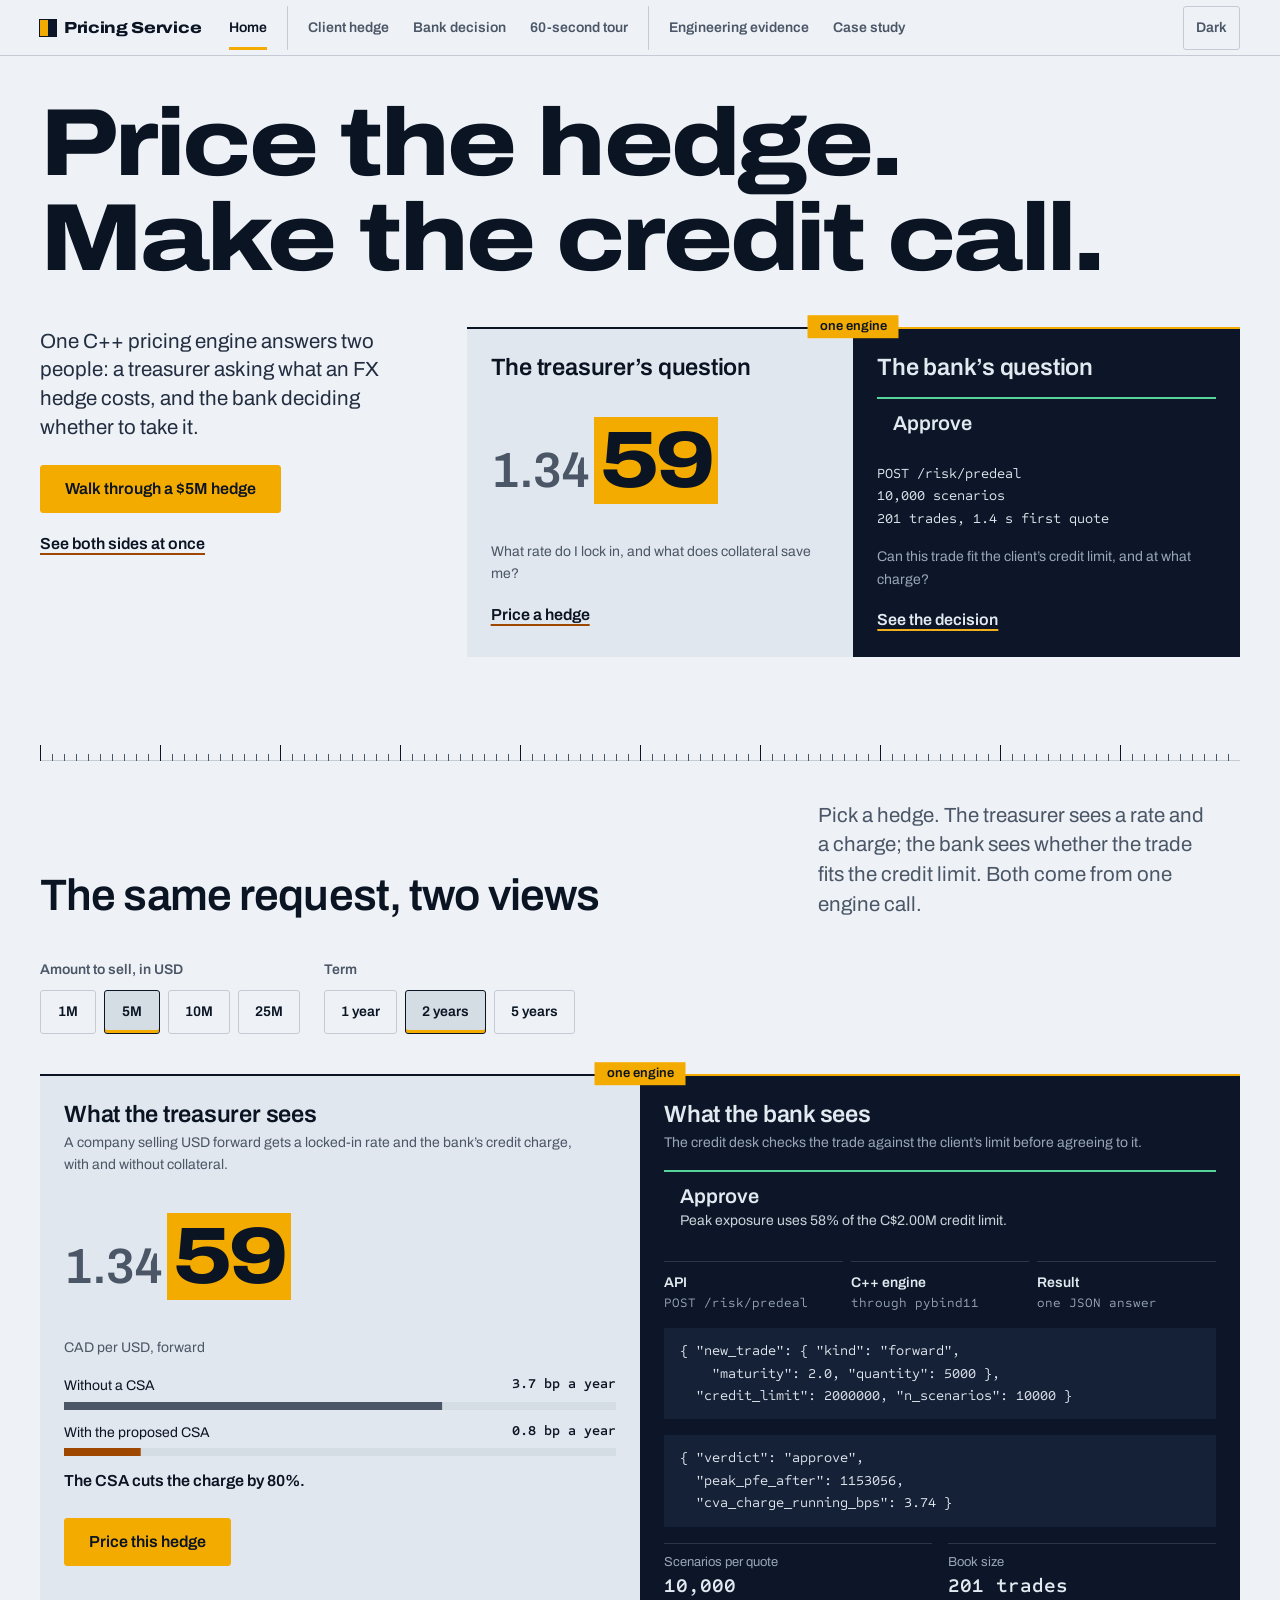
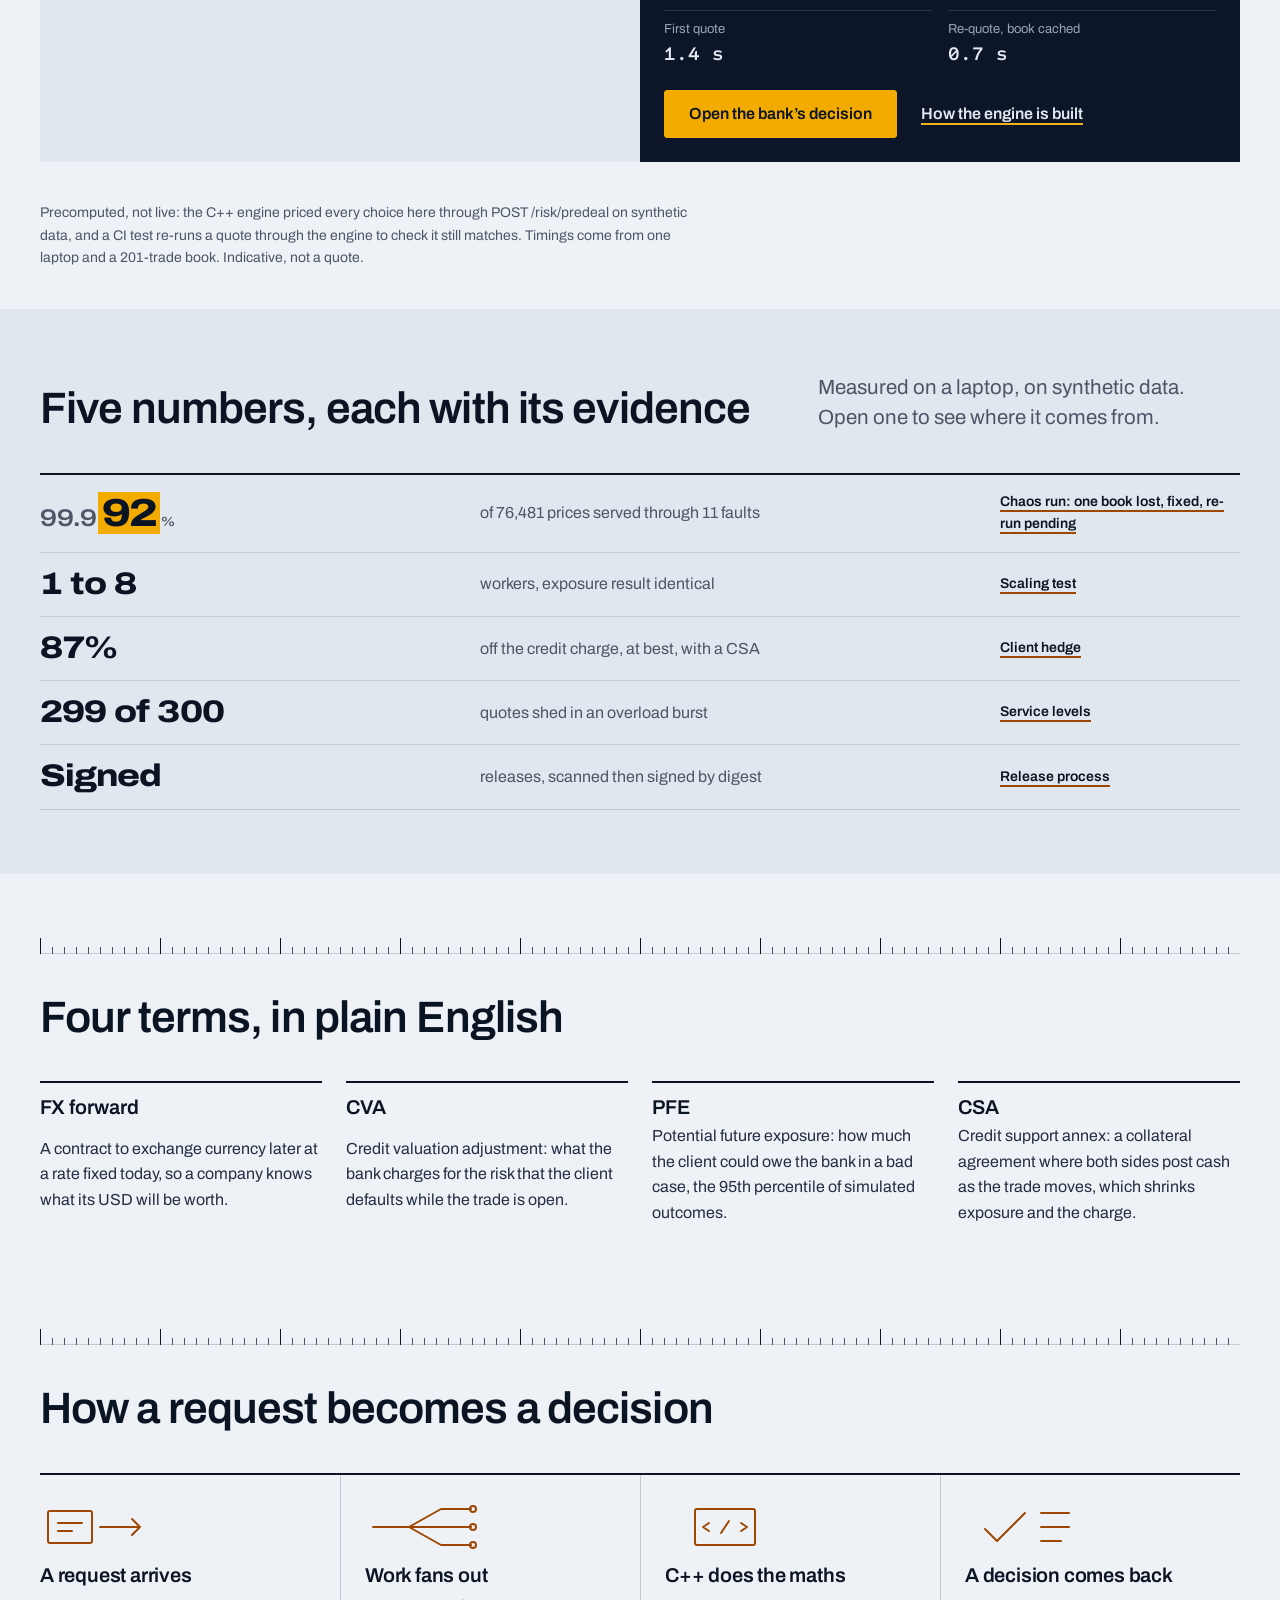
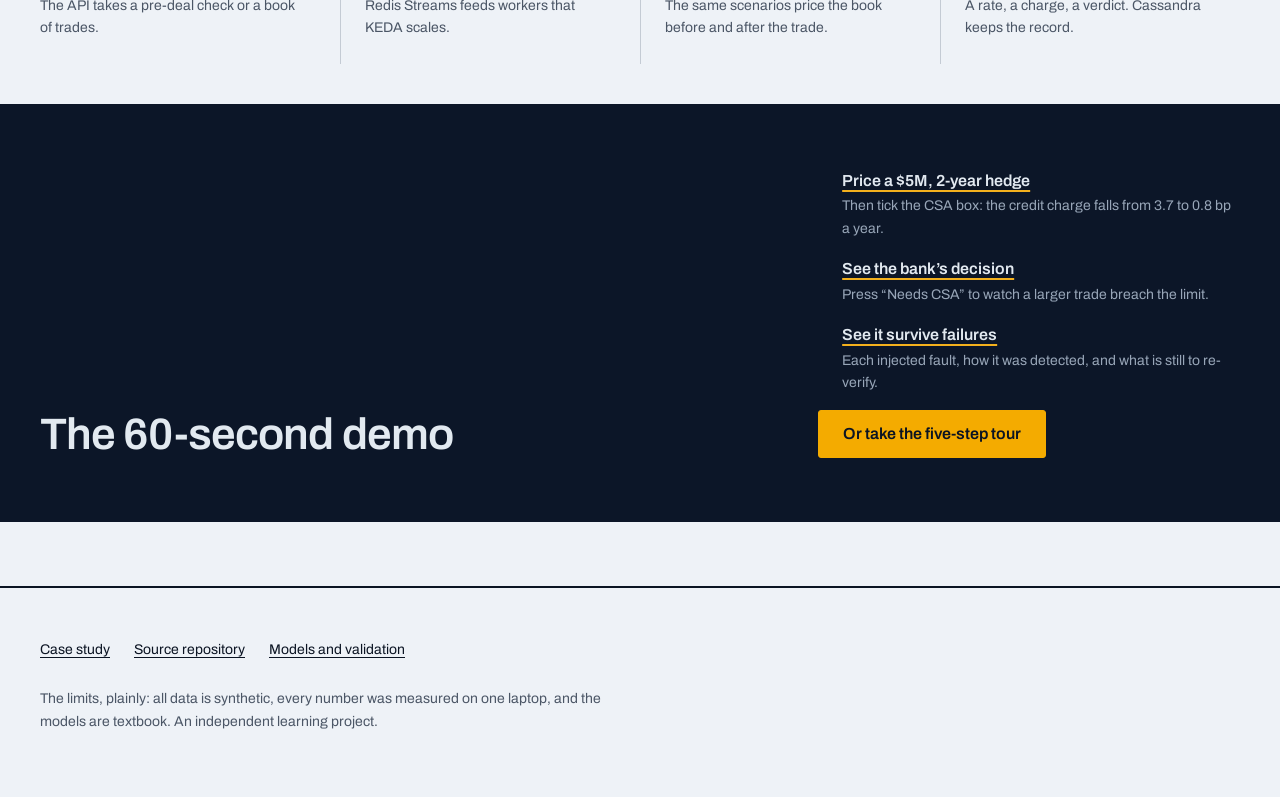
<file: docs/index.html>
<!doctype html>
<html lang="en"><head><meta charset="utf-8"><meta name="viewport" content="width=device-width, initial-scale=1, viewport-fit=cover">
<title>Distributed Pricing Service</title>
<meta name="description" content="One C++ pricing engine, two products: a credit decision and CSA saving for the desk and its clients, and a pybind11 library on Kubernetes for the quants. Every number measured, on synthetic data.">
<meta property="og:type" content="website"><meta property="og:title" content="Distributed Pricing Service">
<meta property="og:description" content="One pricing engine. A decision for the desk, a library for the quants.">
<meta property="og:url" content="https://sukhmanaulakh18.github.io/distributed-pricing-service/">
<meta property="og:image" content="https://sukhmanaulakh18.github.io/distributed-pricing-service/img/og.png">
<meta name="twitter:card" content="summary_large_image">
<link rel="preconnect" href="https://fonts.googleapis.com"><link rel="preconnect" href="https://fonts.gstatic.com" crossorigin>
<link rel="stylesheet" href="https://fonts.googleapis.com/css2?family=Archivo:wdth,wght@62..125,400..800&family=Sometype+Mono:wght@400;600&display=swap">
<link rel="stylesheet" href="assets/site.css">
<script src="assets/site.js"></script>
</head>
<body>
<nav class="sitenav" aria-label="Site"><div class="sitenav-in">
  <a class="mark" href="index.html" aria-label="Distributed Pricing Service, home"><span class="glyph" aria-hidden="true"></span><span class="wm">Pricing Service</span></a>
  <ul><li><a href="index.html" aria-current="page">Home</a></li><li class="g"><a href="portal.html">Client hedge</a></li><li><a href="desk.html#predeal">Bank decision</a></li><li><a href="kit.html">60-second tour</a></li><li class="g"><a href="platform.html">Engineering evidence</a></li><li><a href="case-study.html">Case study</a></li></ul>
  <button class="theme-btn" type="button">Dark</button>
</div></nav>
<main>

<header class="hero"><div class="container hero-top">
  <h1>Price the hedge. Make the credit call.</h1>
  <div class="hero-grid">
    <div class="hero-copy">
      <p class="lede">One C++ pricing engine answers two people: a treasurer asking what an FX hedge costs, and the bank deciding whether to take it.</p>
      <div class="btns">
        <a class="btn" href="portal.html?n=5000000&amp;t=2">Walk through a $5M hedge</a>
        <a class="link" href="#demo">See both sides at once</a>
      </div>
    </div>
    <div class="ticket settle" id="hticket">
      <a class="half client" href="portal.html?n=5000000&amp;t=2">
        <strong class="half-t">The treasurer&rsquo;s question</strong>
        <span class="big-rate"><span class="pip" id="h-fwd"><span class="sr">1.3459</span><span aria-hidden="true"><span class="pf">1.34</span><span class="pp">59</span></span></span></span>
        <span class="cap">What rate do I lock in, and what does collateral save me?</span>
        <span class="go">Price a hedge</span>
      </a>
      <div class="spine" aria-hidden="true"><b>one engine</b></div>
      <a class="half engine console" href="desk.html#predeal">
        <strong class="half-t">The bank&rsquo;s question</strong>
        <span class="verdict" id="h-verdict" data-v="approve"><b id="h-vt">Approve</b></span>
        <span class="mono-lines" id="h-call">POST /risk/predeal
10,000 scenarios
201 trades, 1.4 s first quote</span>
        <span class="cap">Can this trade fit the client&rsquo;s credit limit, and at what charge?</span>
        <span class="go">See the decision</span>
      </a>
    </div>
  </div>
</div></header>

<section class="sec" id="demo" aria-labelledby="demo-h"><div class="container">
  <div class="sec-head">
    <h2 id="demo-h">The same request, two views</h2>
    <p>Pick a hedge. The treasurer sees a rate and a charge; the bank sees whether the trade fits the credit limit. Both come from one engine call.</p>
  </div>
  <form class="ctl" id="ctl" onsubmit="return false" aria-label="Choose a hedge">
    <fieldset><legend>Amount to sell, in USD</legend><div class="chips" id="cn">
      <label class="chip"><input type="radio" name="n" value="1000000"><span>1M</span></label>
      <label class="chip"><input type="radio" name="n" value="5000000" checked><span>5M</span></label>
      <label class="chip"><input type="radio" name="n" value="10000000"><span>10M</span></label>
      <label class="chip"><input type="radio" name="n" value="25000000"><span>25M</span></label>
    </div></fieldset>
    <fieldset><legend>Term</legend><div class="chips" id="ct">
      <label class="chip"><input type="radio" name="t" value="1.0"><span>1 year</span></label>
      <label class="chip"><input type="radio" name="t" value="2.0" checked><span>2 years</span></label>
      <label class="chip"><input type="radio" name="t" value="5.0"><span>5 years</span></label>
    </div></fieldset>
  </form>
  <p class="sr" id="say" aria-live="polite"></p>

  <div class="ticket" id="split">
    <article class="half client" aria-labelledby="pc-h">
      <header>
        <h3 id="pc-h">What the treasurer sees</h3>
        <p>A company selling USD forward gets a locked-in rate and the bank&rsquo;s credit charge, with and without collateral.</p>
      </header>
      <div class="big-rate"><span class="pip" id="fwd"><span class="sr">1.3459</span><span aria-hidden="true"><span class="pf">1.34</span><span class="pp">59</span></span></span></div>
      <p class="cap">CAD per USD, forward</p>
      <div class="bars" role="group" aria-label="Credit charge, basis points a year">
        <div class="bar"><div><span>Without a CSA</span><b><span id="off">3.7</span> bp a year</b></div><div class="track"><i id="offb" style="transform: scaleX(.685)"></i></div></div>
        <div class="bar"><div><span>With the proposed CSA</span><b><span id="on">0.8</span> bp a year</b></div><div class="track"><i class="on" id="onb" style="transform: scaleX(.139)"></i></div></div>
        <p class="saving">The CSA cuts the charge by <span id="cut">80%</span>.</p>
      </div>
      <div class="acts"><a class="btn" href="portal.html?n=5000000&amp;t=2" id="go-portal">Price this hedge</a></div>
    </article>

    <div class="spine" aria-hidden="true"><b>one engine</b></div>

    <article class="half engine console" aria-labelledby="pd-h">
      <header>
        <h3 id="pd-h">What the bank sees</h3>
        <p>The credit desk checks the trade against the client&rsquo;s limit before agreeing to it.</p>
      </header>
      <div class="verdict" id="verdict" data-v="approve"><b id="vt">Approve</b><span id="vr">Peak exposure uses 58% of the C$2.00M credit limit.</span></div>
      <ol class="path" id="path" aria-label="Request path">
        <li><b>API</b><span>POST /risk/predeal</span></li>
        <li><b>C++ engine</b><span>through pybind11</span></li>
        <li><b>Result</b><span>one JSON answer</span></li>
      </ol>
      <pre id="req" tabindex="0" aria-label="Request">{ "new_trade": { "kind": "forward",
    "maturity": 2.0, "quantity": 5000 },
  "credit_limit": 2000000, "n_scenarios": 10000 }</pre>
      <pre id="resp" tabindex="0" aria-label="Response">{ "verdict": "approve",
  "peak_pfe_after": 1153056,
  "cva_charge_running_bps": 3.74 }</pre>
      <dl class="facts">
        <div><dt>Scenarios per quote</dt><dd id="nsc">10,000</dd></div>
        <div><dt>Book size</dt><dd id="ntr">201 trades</dd></div>
        <div><dt>First quote</dt><dd id="fq">1.4 s</dd></div>
        <div><dt>Re-quote, book cached</dt><dd id="rq">0.7 s</dd></div>
      </dl>
      <div class="acts"><a class="btn" href="desk.html#predeal">Open the bank&rsquo;s decision</a><a class="link" href="platform.html">How the engine is built</a></div>
    </article>
  </div>
  <p class="cap">Precomputed, not live: the C++ engine priced every choice here through POST /risk/predeal on synthetic data, and a CI test re-runs a quote through the engine to check it still matches. Timings come from one laptop and a 201-trade book. Indicative, not a quote.</p>
</div></section>

<section class="sec alt" aria-labelledby="proof-h"><div class="container">
  <div class="sec-head">
    <h2 id="proof-h">Five numbers, each with its evidence</h2>
    <p>Measured on a laptop, on synthetic data. Open one to see where it comes from.</p>
  </div>
  <div class="rows">
    <a href="platform.html#h-op"><span class="v"><span class="pip" id="p-chaos"><span class="sr">99.992%</span><span aria-hidden="true"><span class="pf">99.9</span><span class="pp">92</span><span class="pu">%</span></span></span></span><span class="l" id="p-chaos-l">of 76,481 prices served through 11 faults</span><span class="e">Chaos run: one book lost, fixed, re-run pending</span></a>
    <a href="case-study.html#performance"><span class="v" id="p-pfe">1 to 8</span><span class="l">workers, exposure result identical</span><span class="e">Scaling test</span></a>
    <a href="portal.html"><span class="v" id="p-csa">87%</span><span class="l">off the credit charge, at best, with a CSA</span><span class="e">Client hedge</span></a>
    <a href="https://github.com/SukhmanAulakh18/distributed-pricing-service/blob/main/docs/SLO.md"><span class="v">299 of 300</span><span class="l">quotes shed in an overload burst</span><span class="e">Service levels</span></a>
    <a href="https://github.com/SukhmanAulakh18/distributed-pricing-service/blob/main/docs/OPERATIONS.md#release"><span class="v">Signed</span><span class="l">releases, scanned then signed by digest</span><span class="e">Release process</span></a>
  </div>
</div></section>

<section class="sec" id="terms" aria-labelledby="terms-h"><div class="container">
  <div class="sec-head">
    <h2 id="terms-h">Four terms, in plain English</h2>
  </div>
  <dl class="terms">
    <div><dt>FX forward</dt><dd>A contract to exchange currency later at a rate fixed today, so a company knows what its USD will be worth.</dd></div>
    <div><dt>CVA</dt><dd>Credit valuation adjustment: what the bank charges for the risk that the client defaults while the trade is open.</dd></div>
    <div><dt>PFE</dt><dd>Potential future exposure: how much the client could owe the bank in a bad case, the 95th percentile of simulated outcomes.</dd></div>
    <div><dt>CSA</dt><dd>Credit support annex: a collateral agreement where both sides post cash as the trade moves, which shrinks exposure and the charge.</dd></div>
  </dl>
</div></section>

<section class="sec" aria-labelledby="how-h"><div class="container">
  <div class="sec-head">
    <h2 id="how-h">How a request becomes a decision</h2>
  </div>
  <ol class="how">
    <li><svg viewBox="0 0 120 56" fill="none" stroke="currentColor" stroke-width="2" stroke-linecap="round" stroke-linejoin="round" aria-hidden="true"><rect x="8" y="12" width="44" height="32" rx="2"/><path d="M18 24h24M18 32h14"/><path d="M60 28h40m-8-8 8 8-8 8"/></svg>
      <h3>A request arrives</h3><p>The API takes a pre-deal check or a book of trades.</p></li>
    <li><svg viewBox="0 0 120 56" fill="none" stroke="currentColor" stroke-width="2" stroke-linecap="round" stroke-linejoin="round" aria-hidden="true"><path d="M8 28h36"/><path d="M44 28 76 10h30M44 28h62M44 28 76 46h30"/><circle cx="108" cy="10" r="3"/><circle cx="108" cy="28" r="3"/><circle cx="108" cy="46" r="3"/></svg>
      <h3>Work fans out</h3><p>Redis Streams feeds workers that KEDA scales.</p></li>
    <li><svg viewBox="0 0 120 56" fill="none" stroke="currentColor" stroke-width="2" stroke-linecap="round" stroke-linejoin="round" aria-hidden="true"><rect x="30" y="10" width="60" height="36" rx="2"/><path d="M44 24l-6 4 6 4M76 24l6 4-6 4M64 22l-8 12"/></svg>
      <h3>C++ does the maths</h3><p>The same scenarios price the book before and after the trade.</p></li>
    <li><svg viewBox="0 0 120 56" fill="none" stroke="currentColor" stroke-width="2" stroke-linecap="round" stroke-linejoin="round" aria-hidden="true"><path d="M20 30l12 12 28-28"/><path d="M76 14h28M76 28h28M76 42h20"/></svg>
      <h3>A decision comes back</h3><p>A rate, a charge, a verdict. Cassandra keeps the record.</p></li>
  </ol>
</div></section>

<section class="band console tour" id="demo-path" aria-labelledby="tour-h"><div class="container">
  <div class="sec-head">
    <h2 id="tour-h">The 60-second demo</h2>
    <div class="block">
      <ol class="demo-steps">
        <li><a href="portal.html?n=5000000&amp;t=2">Price a $5M, 2-year hedge</a><span>Then tick the CSA box: the credit charge falls from 3.7 to 0.8 bp a year.</span></li>
        <li><a href="desk.html#predeal">See the bank&rsquo;s decision</a><span>Press &ldquo;Needs CSA&rdquo; to watch a larger trade breach the limit.</span></li>
        <li><a href="platform.html#h-op">See it survive failures</a><span>Each injected fault, how it was detected, and what is still to re-verify.</span></li>
      </ol>
      <div class="btns"><a class="btn" href="kit.html">Or take the five-step tour</a></div>
    </div>
  </div>
</div></section>

<footer class="foot"><div class="container">
  <nav aria-label="Links">
    <a href="case-study.html">Case study</a>
    <a href="https://github.com/SukhmanAulakh18/distributed-pricing-service">Source repository</a>
    <a href="https://github.com/SukhmanAulakh18/distributed-pricing-service/blob/main/docs/MODELS.md">Models and validation</a>
  </nav>
  <p>The limits, plainly: all data is synthetic, every number was measured on one laptop, and the models are textbook. An independent learning project.</p>
</div></footer>
</main>

<script>
(function () {
  var $ = function (id) { return document.getElementById(id); };
  var reduce = matchMedia('(prefers-reduced-motion: reduce)').matches;
  var D = null, st = { n: '5000000', t: '2.0' }, first = true;
  var ctl = $('ctl');
  function m(x) { return x >= 1e6 ? 'C$' + (x / 1e6).toFixed(2) + 'M' : 'C$' + Math.round(x / 1e3) + 'K'; }
  function grp(x) { return Math.round(x).toLocaleString('en-US'); }
  function maxOff() { var k, v = 0; for (k in D.cells) v = Math.max(v, D.cells[k].off_bps); return v; }
  /* a rate the way a desk quotes it: the figure, then the last two digits as the pips */
  function pipHtml(s, unit) {
    return '<span class="sr">' + s + (unit || '') + '</span><span aria-hidden="true"><span class="pf">' + s.slice(0, -2) + '</span><span class="pp">' + s.slice(-2) + '</span>' + (unit ? '<span class="pu">' + unit + '</span>' : '') + '</span>';
  }
  function setPip(el, s, unit, animate) {
    el.innerHTML = pipHtml(s, unit);
    if (!animate || reduce) return;
    var pp = el.querySelector('.pp'), n = 0, fin = s.slice(-2);
    var iv = setInterval(function () {
      n++;
      if (n >= 9) { pp.textContent = fin; clearInterval(iv); return; }
      pp.textContent = String(Math.floor(Math.random() * 100)).padStart(2, '0');
    }, 45);
  }
  function render() {
    var c = D.cells[st.n + '|' + st.t]; if (!c) return;
    var full = maxOff(), cut = Math.round((1 - c.on_bps / c.off_bps) * 100), util = Math.round(c.utilisation * 100);
    var csa = c.verdict === 'approve_with_csa', lim = m(D.limit_cad);
    var rate = c.forward_rate.toFixed(4);
    setPip($('fwd'), rate, '', true); setPip($('h-fwd'), rate, '', true);
    $('off').textContent = c.off_bps.toFixed(1); $('on').textContent = c.on_bps.toFixed(1); $('cut').textContent = cut + '%';
    $('offb').style.transform = 'scaleX(' + (c.off_bps / full).toFixed(3) + ')';
    $('onb').style.transform = 'scaleX(' + (c.on_bps / full).toFixed(3) + ')';
    var v = $('verdict'); v.setAttribute('data-v', c.verdict);
    var vt = csa ? 'Approve with a CSA' : c.verdict === 'approve' ? 'Approve' : 'Refer to credit';
    $('vt').textContent = vt; $('h-vt').textContent = vt; $('h-verdict').setAttribute('data-v', c.verdict);
    $('vr').textContent = csa ? 'Peak exposure is ' + util + '% of the ' + lim + ' credit limit without one, so the desk approves only with a CSA.'
      : 'Peak exposure uses ' + util + '% of the ' + lim + ' credit limit.';
    var q = Math.round(+st.n / 1000), mat = (+st.t).toFixed(1);
    $('req').textContent = '{ "new_trade": { "kind": "forward",\n    "maturity": ' + mat + ', "quantity": ' + q + ' },\n  "credit_limit": ' + D.limit_cad + ', "n_scenarios": ' + D.predeal.n_scenarios + ' }';
    $('resp').textContent = '{ "verdict": "' + c.verdict + '",\n  "peak_pfe_after": ' + Math.round(c.peak_pfe) + ',\n  "cva_charge_running_bps": ' + (csa ? c.on_bps : c.off_bps).toFixed(2) + ' }';
    $('go-portal').href = 'portal.html?n=' + st.n + '&t=' + (+st.t);
    $('nsc').textContent = grp(D.predeal.n_scenarios); $('ntr').textContent = D.predeal.trades + ' trades';
    $('fq').textContent = (D.predeal.first_quote_ms / 1000).toFixed(1) + ' s'; $('rq').textContent = (D.predeal.requote_ms / 1000).toFixed(1) + ' s';
    $('h-call').textContent = 'POST /risk/predeal\n' + grp(D.predeal.n_scenarios) + ' scenarios\n' + D.predeal.trades + ' trades, ' + (D.predeal.first_quote_ms / 1000).toFixed(1) + ' s first quote';
    $('say').textContent = 'Showing ' + (+st.n / 1e6) + ' million USD for ' + (+st.t) + (+st.t === 1 ? ' year: ' : ' years: ') + vt + '.';
    if (!first) { var s = $('split'); s.classList.remove('run'); void s.offsetWidth; s.classList.add('run'); }
    first = false;
  }
  function proof() {
    var p = D.proof, k, best = 0;
    for (k in D.cells) best = Math.max(best, 1 - D.cells[k].on_bps / D.cells[k].off_bps);
    setPip($('p-chaos'), p.chaos_availability_pct.toFixed(3), '%', false);
    $('p-chaos-l').textContent = 'of ' + grp(p.chaos_price_requests) + ' prices served through ' + p.chaos_faults + ' faults';
    var w = p.pfe_identical_on_workers; $('p-pfe').textContent = w[0] + ' to ' + w[w.length - 1];
    $('p-csa').textContent = Math.round(best * 100) + '%';
  }
  ctl.addEventListener('change', function (e) {
    if (e.target.name === 'n') st.n = e.target.value; else if (e.target.name === 't') st.t = e.target.value;
    if (D) render();
  });
  try {
    fetch('data/kit.json').then(function (r) { return r.json(); }).then(function (d) { D = d; render(); proof(); }).catch(function () {});
  } catch (e) {}
})();
</script>
</body></html>
</file>
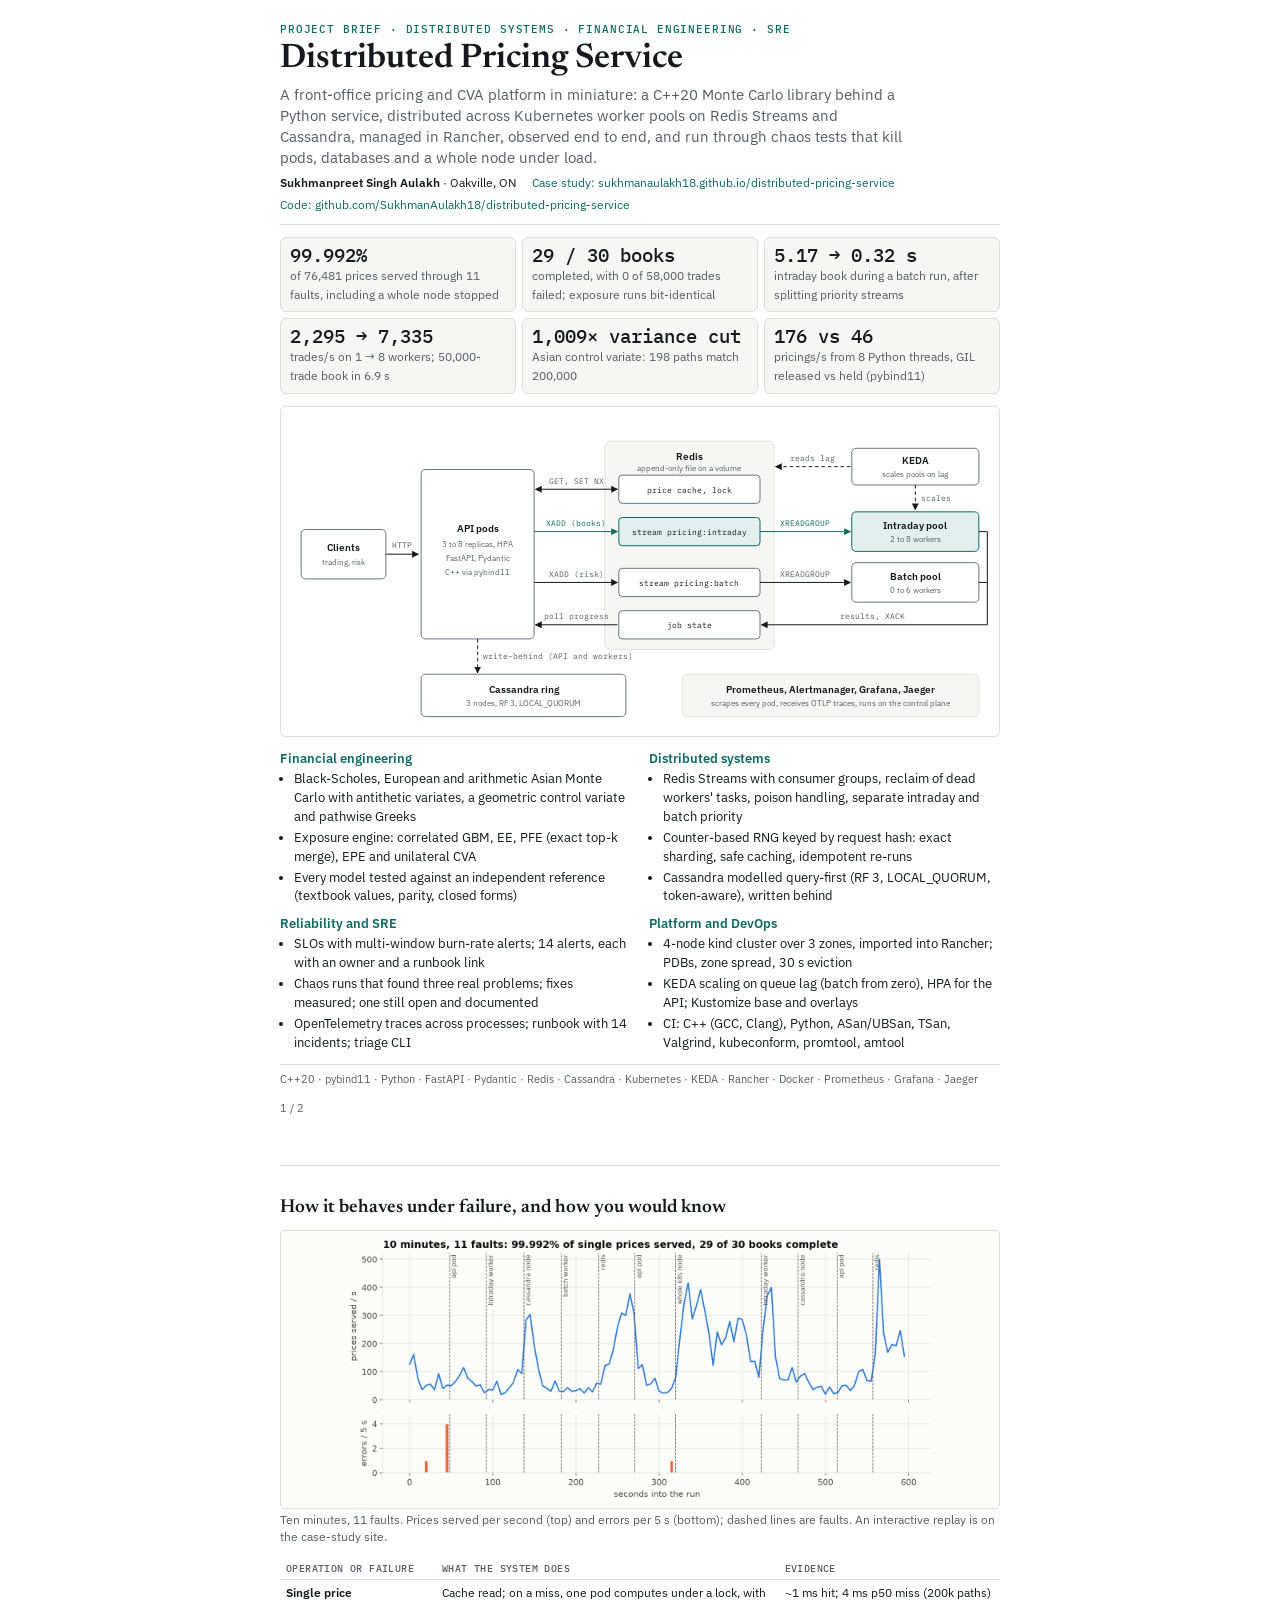
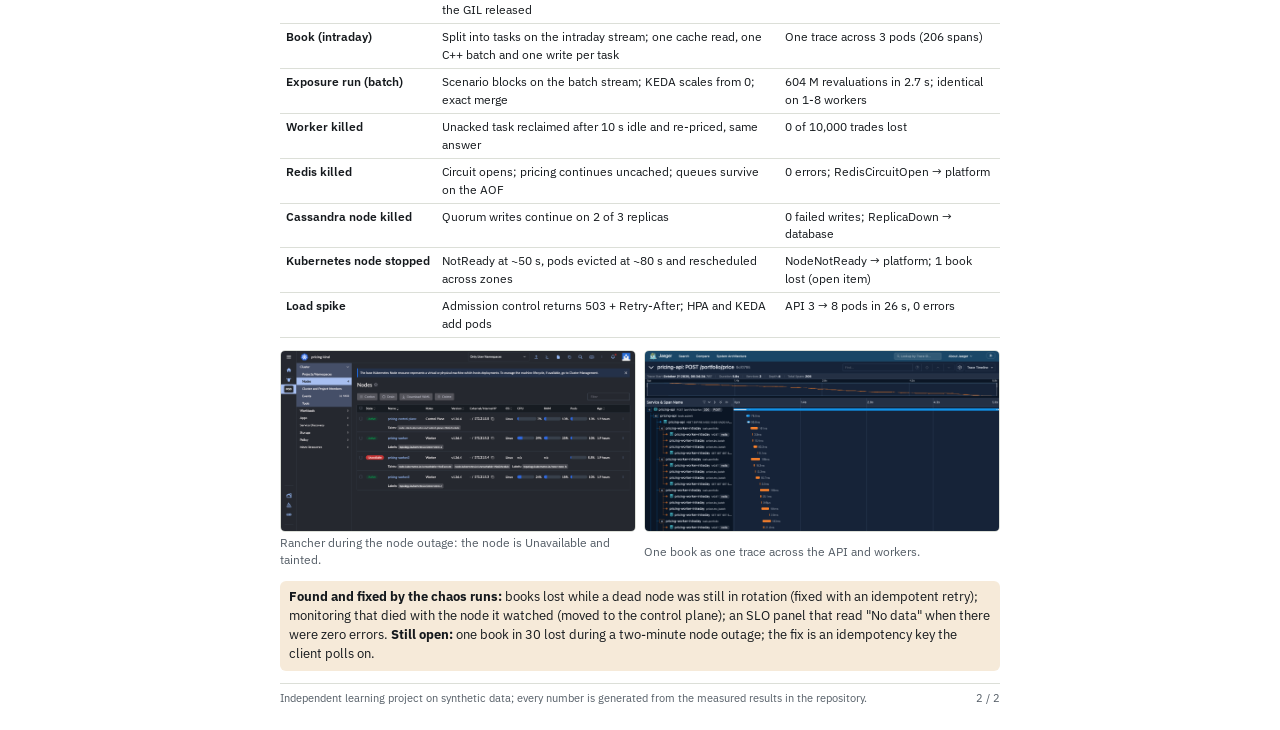
<file: docs/brief.html>
<!doctype html>
<html lang="en"><head><meta charset="utf-8">
<meta name="viewport" content="width=device-width, initial-scale=1">
<title>Distributed Pricing Service · project brief</title>
<link rel="stylesheet" href="https://fonts.googleapis.com/css2?family=Newsreader:opsz,wght@6..72,500;6..72,600&family=IBM+Plex+Sans:wght@400;500;600&family=IBM+Plex+Mono:wght@400;500&display=swap">
<style>
:root {
  --bg: #ffffff; --surface: #f6f7f4; --ink: #15191d; --muted: #545d66; --line: #dcdfd8;
  --accent: #0d6b62; --accent-soft: #e2efec; --warn: #a15c07; --warn-soft: #f6ead9;
  --display: "Newsreader", Georgia, serif; --body: "IBM Plex Sans", -apple-system, sans-serif; --mono: "IBM Plex Mono", Menlo, monospace;
  color-scheme: light;
}
@page { size: Letter; margin: 0.45in 0.5in; }
* { box-sizing: border-box; }
body { margin: 0; background: var(--bg); color: var(--ink); font: 10.2px/1.45 var(--body); }
.page { max-width: 7.5in; margin: 0 auto; display: grid; gap: 12px; }
.page + .page { break-before: page; }
@media screen { body { padding: 24px 16px; font-size: 13px; } .page + .page { margin-top: 48px; padding-top: 32px; border-top: 1px solid var(--line); } }
h1, h2 { font-family: var(--display); font-weight: 600; margin: 0; line-height: 1.1; }
h1 { font-size: 2.6em; }
h2 { font-size: 1.45em; }
p { margin: 0; }
a { color: var(--accent); text-decoration: none; }
.eyebrow { font: 500 0.82em/1 var(--mono); letter-spacing: 0.08em; text-transform: uppercase; color: var(--accent); }
.top { display: grid; gap: 6px; border-bottom: 1px solid var(--line); padding-bottom: 10px; }
.links { display: flex; flex-wrap: wrap; gap: 4px 16px; font-size: 0.95em; }
.links b { font-weight: 600; color: var(--ink); }
.lede { font-size: 1.12em; color: var(--muted); max-width: 70ch; }
.ledger { display: grid; grid-template-columns: repeat(3, 1fr); gap: 6px; }
.stat { background: var(--surface); border: 1px solid var(--line); border-radius: 6px; padding: 7px 9px; }
.stat b { display: block; font: 500 1.45em/1.15 var(--mono); }
.stat span { color: var(--muted); font-size: 0.92em; }
.cols { display: grid; grid-template-columns: repeat(2, 1fr); gap: 8px 18px; }
.cols h3 { font: 600 1.02em var(--body); margin: 0 0 3px; color: var(--accent); }
.cols ul { margin: 0; padding-left: 14px; display: grid; gap: 2px; }
.panel { border: 1px solid var(--line); border-radius: 6px; padding: 6px; }
svg.d { width: 100%; height: auto; display: block; color: var(--ink); font-family: var(--body); }
.d .box { fill: var(--bg); stroke: var(--muted); stroke-width: 1.2; }
.d .soft { fill: var(--surface); stroke: var(--line); stroke-width: 1.2; }
.d .hl { fill: var(--accent-soft); stroke: var(--accent); stroke-width: 1.4; }
.d .t { font-size: 14px; font-weight: 600; fill: var(--ink); }
.d .s { font-size: 12px; fill: var(--muted); }
.d .m { font: 12px var(--mono); fill: var(--ink); }
.d .lbl { font: 11.5px var(--mono); fill: var(--muted); }
.d .lbl.acc { fill: var(--accent); }
.d .w { stroke: var(--ink); stroke-width: 1.4; fill: none; }
.d .w.acc { stroke: var(--accent); }
.d .w.dash { stroke-dasharray: 5 4; }
.d .arrow { fill: var(--ink); }
.d .arrow.acc { fill: var(--accent); }
table { border-collapse: collapse; width: 100%; font-size: 0.95em; }
th, td { text-align: left; padding: 4px 6px; border-bottom: 1px solid var(--line); vertical-align: top; }
th { font: 500 0.8em var(--mono); text-transform: uppercase; letter-spacing: 0.04em; color: var(--muted); }
td:first-child { font-weight: 600; white-space: nowrap; }
img { width: 100%; height: auto; display: block; border: 1px solid var(--line); border-radius: 5px; }
.chaos img { max-height: 2.9in; object-fit: contain; background: #fcfcfa; }
.imgs img { height: 1.9in; object-fit: cover; object-position: top left; }
.imgs { display: grid; grid-template-columns: 1fr 1fr; gap: 8px; }
figure { margin: 0; display: grid; gap: 3px; }
figcaption { color: var(--muted); font-size: 0.9em; }
.note { background: var(--warn-soft); border-radius: 6px; padding: 7px 9px; }
.foot { color: var(--muted); font-size: 0.88em; display: flex; justify-content: space-between; gap: 12px; flex-wrap: wrap; border-top: 1px solid var(--line); padding-top: 6px; }
</style></head>
<body>
<div class="page">
  <div class="top">
    <span class="eyebrow">Project brief · distributed systems · financial engineering · SRE</span>
    <h1>Distributed Pricing Service</h1>
    <p class="lede">A front-office pricing and CVA platform in miniature: a C++20 Monte Carlo library behind a Python service, distributed across Kubernetes worker pools on Redis Streams and Cassandra, managed in Rancher, observed end to end, and run through chaos tests that kill pods, databases and a whole node under load.</p>
    <div class="links">
      <span><b>Sukhmanpreet Singh Aulakh</b> · Oakville, ON</span>
      <a href="https://sukhmanaulakh18.github.io/distributed-pricing-service/">Case study: sukhmanaulakh18.github.io/distributed-pricing-service</a>
      <a href="https://github.com/SukhmanAulakh18/distributed-pricing-service">Code: github.com/SukhmanAulakh18/distributed-pricing-service</a>
    </div>
  </div>

  <div class="ledger">
    <div class="stat"><b>99.992%</b><span>of 76,481 prices served through 11 faults, including a whole node stopped</span></div>
    <div class="stat"><b>29 / 30 books</b><span>completed, with 0 of 58,000 trades failed; exposure runs bit-identical</span></div>
    <div class="stat"><b>5.17 → 0.32 s</b><span>intraday book during a batch run, after splitting priority streams</span></div>
    <div class="stat"><b>2,295 → 7,335</b><span>trades/s on 1 → 8 workers; 50,000-trade book in 6.9 s</span></div>
    <div class="stat"><b>1,009× variance cut</b><span>Asian control variate: 198 paths match 200,000</span></div>
    <div class="stat"><b>176 vs 46</b><span>pricings/s from 8 Python threads, GIL released vs held (pybind11)</span></div>
  </div>

  <div class="panel"><svg class="d" viewBox="0 0 1000 450" role="img" aria-label="Architecture: clients call the API pods, which use Redis as cache, two task streams and job state; intraday and batch worker pools read their streams and write results back; KEDA scales the pools on stream lag; Cassandra stores the price log via write-behind.">
      <defs>
        <marker id="a1" viewBox="0 0 10 10" refX="9" refY="5" markerWidth="7" markerHeight="7" orient="auto-start-reverse"><path d="M0,0 L10,5 L0,10 z" class="arrow"/></marker>
        <marker id="a1a" viewBox="0 0 10 10" refX="9" refY="5" markerWidth="7" markerHeight="7" orient="auto-start-reverse"><path d="M0,0 L10,5 L0,10 z" class="arrow acc"/></marker>
      </defs>
      <rect class="box" x="20" y="165" width="120" height="70" rx="6"/>
      <text class="t" x="80" y="196" text-anchor="middle">Clients</text>
      <text class="s" x="80" y="215" text-anchor="middle">trading, risk</text>
      <line class="w" x1="140" y1="200" x2="186" y2="200" marker-end="url(#a1)"/>
      <text class="lbl" x="163" y="191" text-anchor="middle">HTTP</text>

      <rect class="box" x="190" y="80" width="160" height="240" rx="6"/>
      <text class="t" x="270" y="168" text-anchor="middle">API pods</text>
      <text class="s" x="270" y="190" text-anchor="middle">3 to 8 replicas, HPA</text>
      <text class="s" x="270" y="210" text-anchor="middle">FastAPI, Pydantic</text>
      <text class="s" x="270" y="230" text-anchor="middle">C++ via pybind11</text>

      <rect class="soft" x="450" y="40" width="240" height="295" rx="8"/>
      <text class="t" x="570" y="66" text-anchor="middle">Redis</text>
      <text class="s" x="570" y="82" text-anchor="middle">append-only file on a volume</text>
      <rect class="box" x="470" y="88" width="200" height="40" rx="5"/><text class="m" x="570" y="113" text-anchor="middle">price cache, lock</text>
      <rect class="hl" x="470" y="148" width="200" height="40" rx="5"/><text class="m" x="570" y="173" text-anchor="middle">stream pricing:intraday</text>
      <rect class="box" x="470" y="220" width="200" height="40" rx="5"/><text class="m" x="570" y="245" text-anchor="middle">stream pricing:batch</text>
      <rect class="box" x="470" y="280" width="200" height="40" rx="5"/><text class="m" x="570" y="305" text-anchor="middle">job state</text>

      <line class="w" x1="352" y1="108" x2="468" y2="108" marker-start="url(#a1)" marker-end="url(#a1)"/>
      <text class="lbl" x="410" y="100" text-anchor="middle">GET, SET NX</text>
      <line class="w acc" x1="350" y1="168" x2="468" y2="168" marker-end="url(#a1a)"/>
      <text class="lbl acc" x="410" y="160" text-anchor="middle">XADD (books)</text>
      <line class="w" x1="350" y1="240" x2="468" y2="240" marker-end="url(#a1)"/>
      <text class="lbl" x="410" y="232" text-anchor="middle">XADD (risk)</text>
      <line class="w" x1="468" y1="300" x2="352" y2="300" marker-end="url(#a1)"/>
      <text class="lbl" x="410" y="292" text-anchor="middle">poll progress</text>

      <rect class="box" x="800" y="50" width="180" height="52" rx="6"/>
      <text class="t" x="890" y="72" text-anchor="middle">KEDA</text>
      <text class="s" x="890" y="90" text-anchor="middle">scales pools on lag</text>
      <line class="w dash" x1="798" y1="76" x2="692" y2="76" marker-end="url(#a1)"/>
      <text class="lbl" x="745" y="68" text-anchor="middle">reads lag</text>
      <line class="w dash" x1="890" y1="102" x2="890" y2="137" marker-end="url(#a1)"/>
      <text class="lbl" x="898" y="124">scales</text>

      <rect class="hl" x="800" y="140" width="180" height="56" rx="6"/>
      <text class="t" x="890" y="164" text-anchor="middle">Intraday pool</text>
      <text class="s" x="890" y="183" text-anchor="middle">2 to 8 workers</text>
      <rect class="box" x="800" y="212" width="180" height="56" rx="6"/>
      <text class="t" x="890" y="236" text-anchor="middle">Batch pool</text>
      <text class="s" x="890" y="255" text-anchor="middle">0 to 6 workers</text>
      <line class="w acc" x1="670" y1="168" x2="798" y2="168" marker-end="url(#a1a)"/>
      <text class="lbl acc" x="734" y="160" text-anchor="middle">XREADGROUP</text>
      <line class="w" x1="670" y1="240" x2="798" y2="240" marker-end="url(#a1)"/>
      <text class="lbl" x="734" y="232" text-anchor="middle">XREADGROUP</text>
      <polyline class="w" points="980,168 992,168 992,300 672,300" marker-end="url(#a1)"/>
      <line class="w" x1="980" y1="240" x2="992" y2="240"/>
      <text class="lbl" x="830" y="292" text-anchor="middle">results, XACK</text>

      <rect class="box" x="190" y="370" width="290" height="60" rx="6"/>
      <text class="t" x="335" y="396" text-anchor="middle">Cassandra ring</text>
      <text class="s" x="335" y="415" text-anchor="middle">3 nodes, RF 3, LOCAL_QUORUM</text>
      <line class="w dash" x1="270" y1="320" x2="270" y2="368" marker-end="url(#a1)"/>
      <text class="lbl" x="278" y="349">write-behind (API and workers)</text>

      <rect class="soft" x="560" y="370" width="420" height="60" rx="6"/>
      <text class="t" x="770" y="396" text-anchor="middle">Prometheus, Alertmanager, Grafana, Jaeger</text>
      <text class="s" x="770" y="415" text-anchor="middle">scrapes every pod, receives OTLP traces, runs on the control plane</text>
    </svg></div>

  <div class="cols">
    <div><h3>Financial engineering</h3><ul>
      <li>Black-Scholes, European and arithmetic Asian Monte Carlo with antithetic variates, a geometric control variate and pathwise Greeks</li>
      <li>Exposure engine: correlated GBM, EE, PFE (exact top-k merge), EPE and unilateral CVA</li>
      <li>Every model tested against an independent reference (textbook values, parity, closed forms)</li>
    </ul></div>
    <div><h3>Distributed systems</h3><ul>
      <li>Redis Streams with consumer groups, reclaim of dead workers' tasks, poison handling, separate intraday and batch priority</li>
      <li>Counter-based RNG keyed by request hash: exact sharding, safe caching, idempotent re-runs</li>
      <li>Cassandra modelled query-first (RF 3, LOCAL_QUORUM, token-aware), written behind</li>
    </ul></div>
    <div><h3>Reliability and SRE</h3><ul>
      <li>SLOs with multi-window burn-rate alerts; 14 alerts, each with an owner and a runbook link</li>
      <li>Chaos runs that found three real problems; fixes measured; one still open and documented</li>
      <li>OpenTelemetry traces across processes; runbook with 14 incidents; triage CLI</li>
    </ul></div>
    <div><h3>Platform and DevOps</h3><ul>
      <li>4-node kind cluster over 3 zones, imported into Rancher; PDBs, zone spread, 30 s eviction</li>
      <li>KEDA scaling on queue lag (batch from zero), HPA for the API; Kustomize base and overlays</li>
      <li>CI: C++ (GCC, Clang), Python, ASan/UBSan, TSan, Valgrind, kubeconform, promtool, amtool</li>
    </ul></div>
  </div>
  <div class="foot"><span>C++20 · pybind11 · Python · FastAPI · Pydantic · Redis · Cassandra · Kubernetes · KEDA · Rancher · Docker · Prometheus · Grafana · Jaeger</span><span>1 / 2</span></div>
</div>

<div class="page">
  <h2>How it behaves under failure, and how you would know</h2>
  <figure class="chaos"><img src="./img/chaos_timeline.png" alt="Chaos timeline"><figcaption>Ten minutes, 11 faults. Prices served per second (top) and errors per 5 s (bottom); dashed lines are faults. An interactive replay is on the case-study site.</figcaption></figure>
  <table>
    <tr><th>Operation or failure</th><th>What the system does</th><th>Evidence</th></tr>
    <tr><td>Single price</td><td>Cache read; on a miss, one pod computes under a lock, with the GIL released</td><td>~1 ms hit; 4 ms p50 miss (200k paths)</td></tr>
    <tr><td>Book (intraday)</td><td>Split into tasks on the intraday stream; one cache read, one C++ batch and one write per task</td><td>One trace across 3 pods (206 spans)</td></tr>
    <tr><td>Exposure run (batch)</td><td>Scenario blocks on the batch stream; KEDA scales from 0; exact merge</td><td>604 M revaluations in 2.7 s; identical on 1-8 workers</td></tr>
    <tr><td>Worker killed</td><td>Unacked task reclaimed after 10 s idle and re-priced, same answer</td><td>0 of 10,000 trades lost</td></tr>
    <tr><td>Redis killed</td><td>Circuit opens; pricing continues uncached; queues survive on the AOF</td><td>0 errors; RedisCircuitOpen → platform</td></tr>
    <tr><td>Cassandra node killed</td><td>Quorum writes continue on 2 of 3 replicas</td><td>0 failed writes; ReplicaDown → database</td></tr>
    <tr><td>Kubernetes node stopped</td><td>NotReady at ~50 s, pods evicted at ~80 s and rescheduled across zones</td><td>NodeNotReady → platform; 1 book lost (open item)</td></tr>
    <tr><td>Load spike</td><td>Admission control returns 503 + Retry-After; HPA and KEDA add pods</td><td>API 3 → 8 pods in 26 s, 0 errors</td></tr>
  </table>
  <div class="imgs">
    <figure><img src="./img/ui/rancher-nodes.png" alt="Rancher with one node unavailable"><figcaption>Rancher during the node outage: the node is Unavailable and tainted.</figcaption></figure>
    <figure><img src="./img/ui/jaeger-trace.png" alt="Jaeger trace of a book"><figcaption>One book as one trace across the API and workers.</figcaption></figure>
  </div>
  <p class="note"><b>Found and fixed by the chaos runs:</b> books lost while a dead node was still in rotation (fixed with an idempotent retry); monitoring that died with the node it watched (moved to the control plane); an SLO panel that read "No data" when there were zero errors. <b>Still open:</b> one book in 30 lost during a two-minute node outage; the fix is an idempotency key the client polls on.</p>
  <div class="foot"><span>Independent learning project on synthetic data; every number is generated from the measured results in the repository.</span><span>2 / 2</span></div>
</div>
</body></html>
</file>
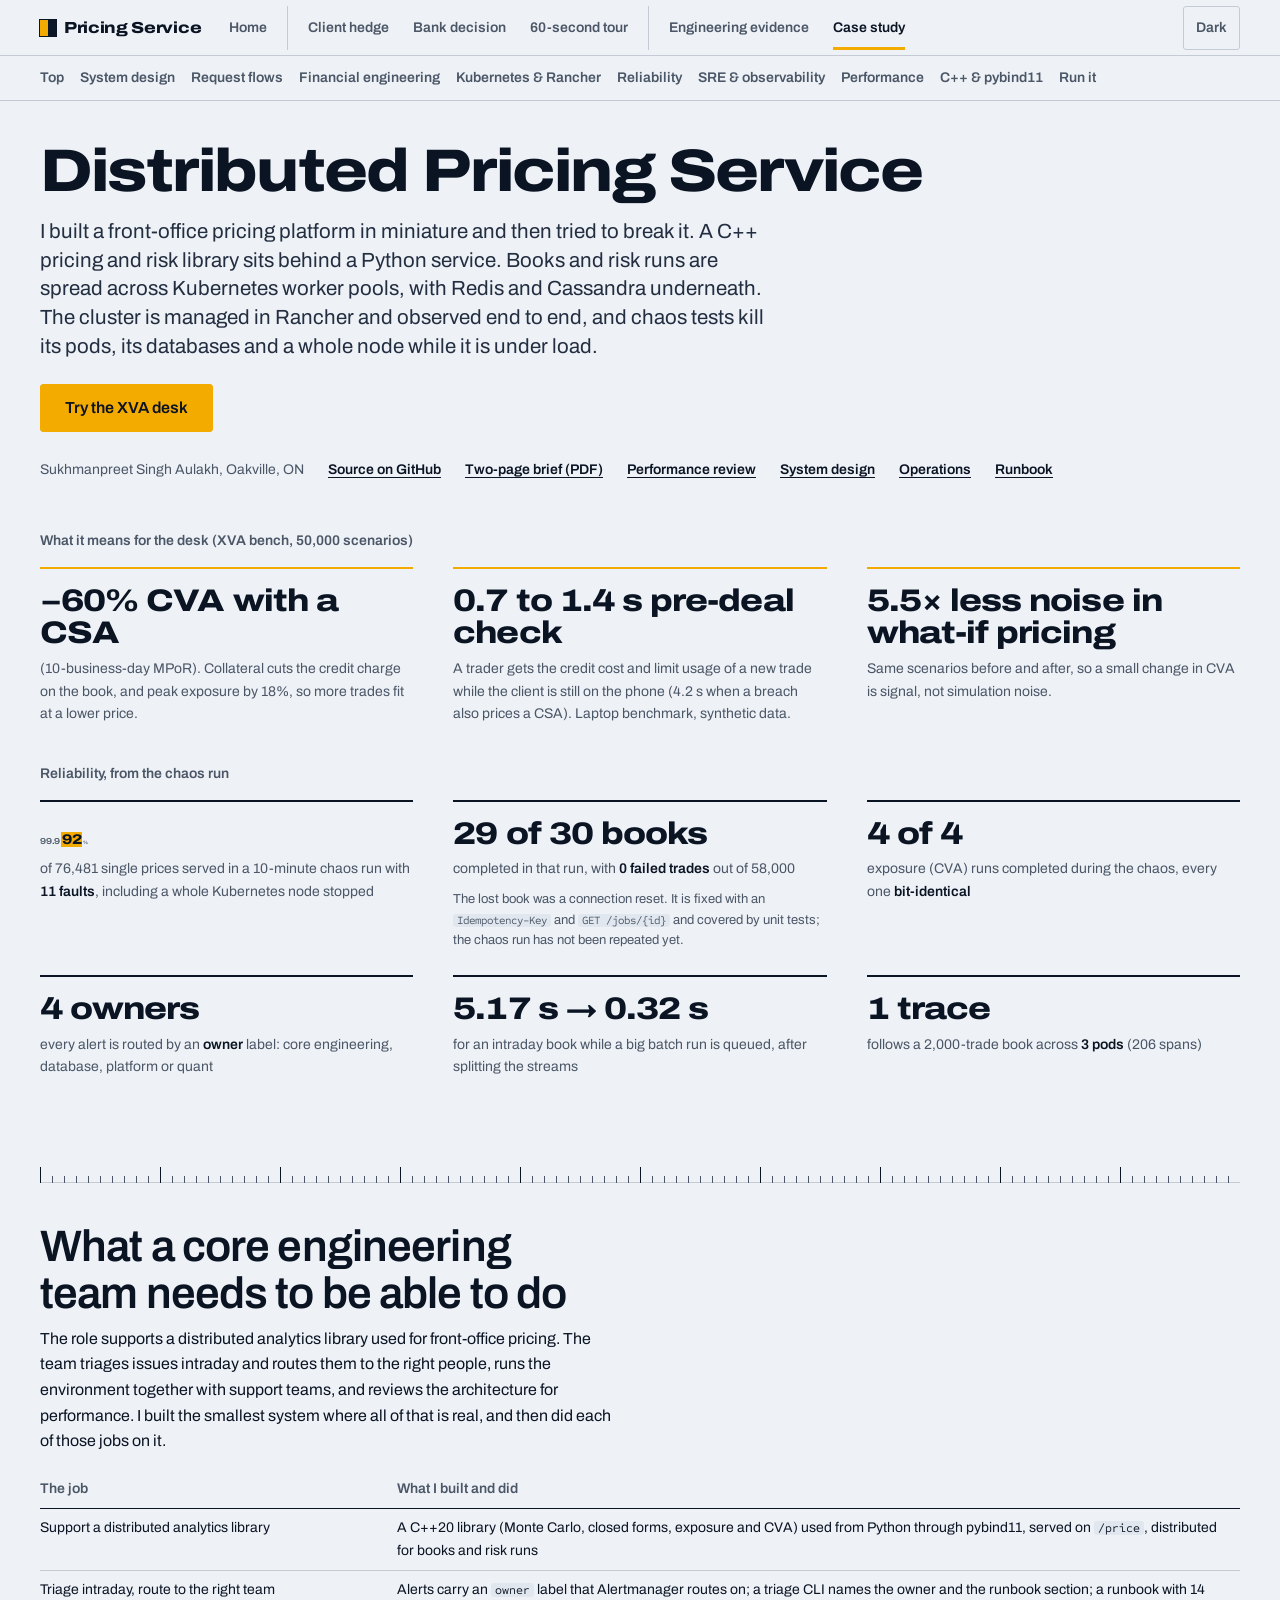
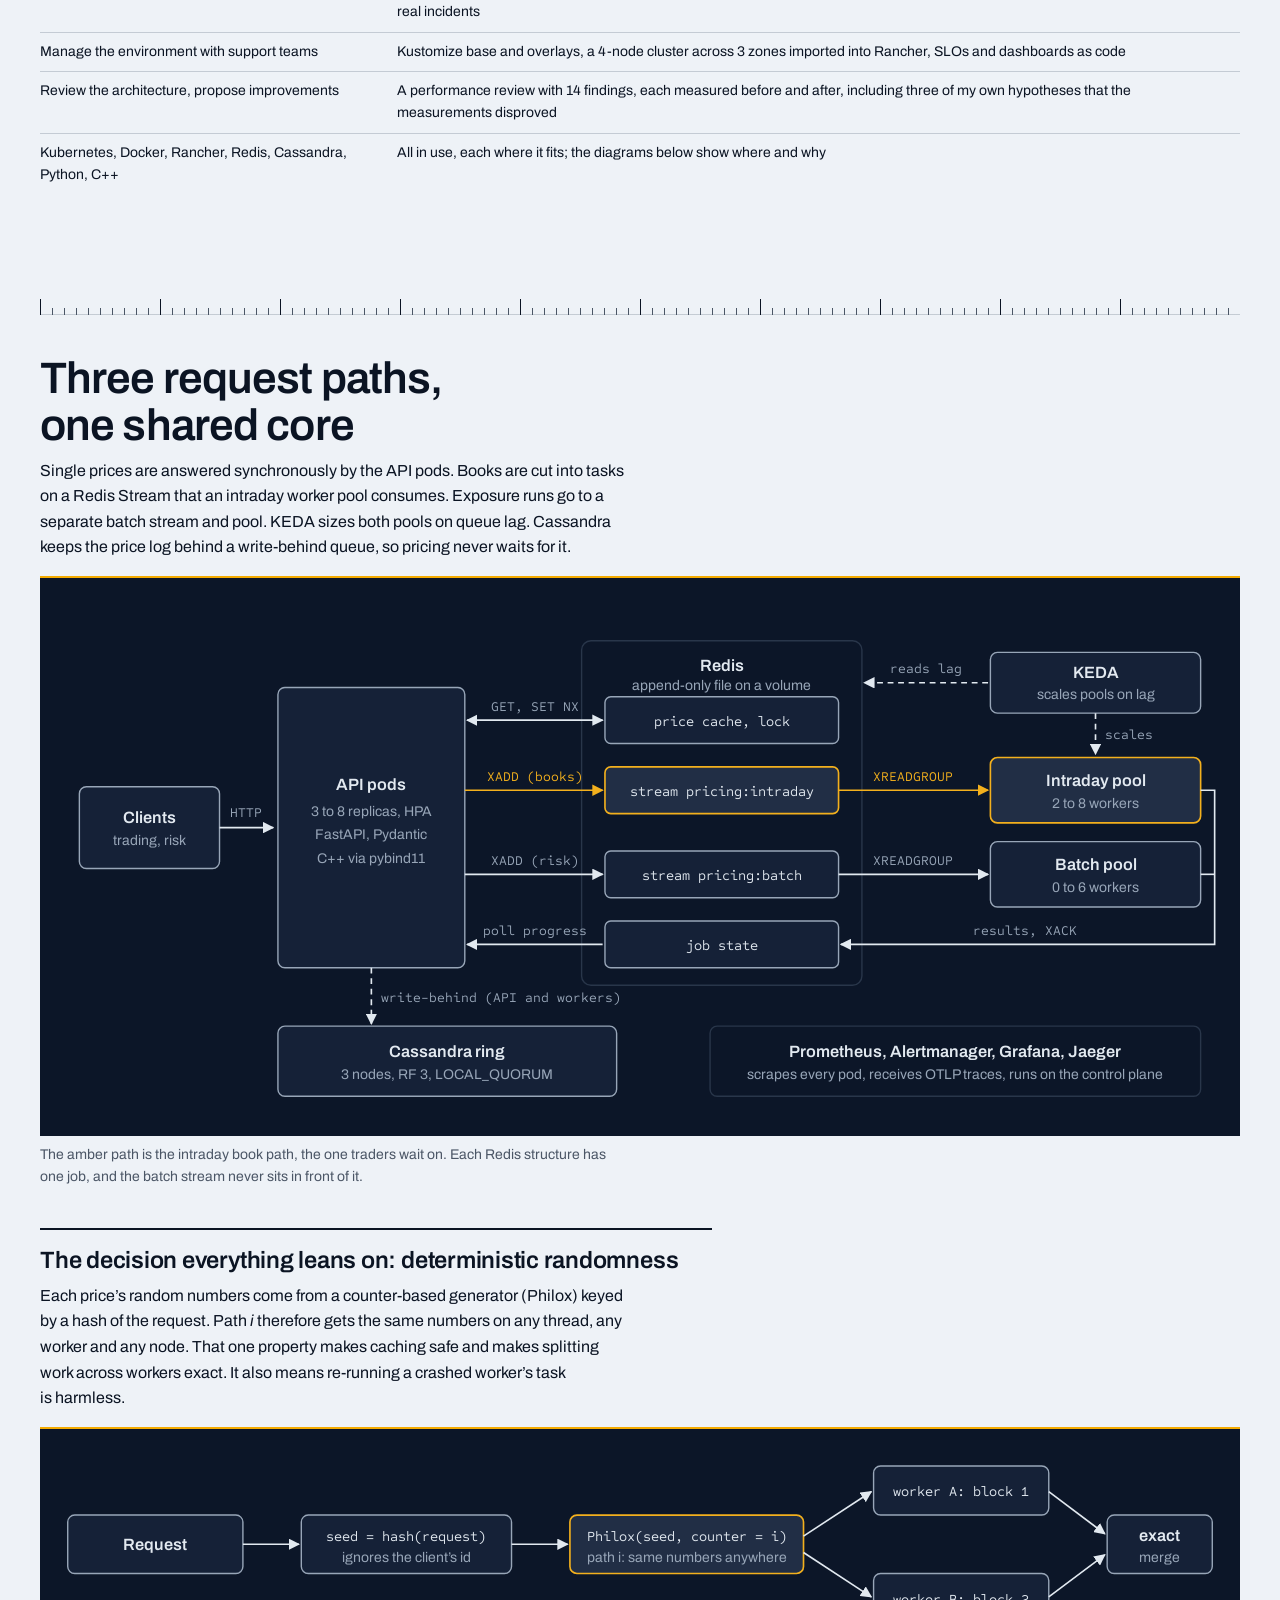
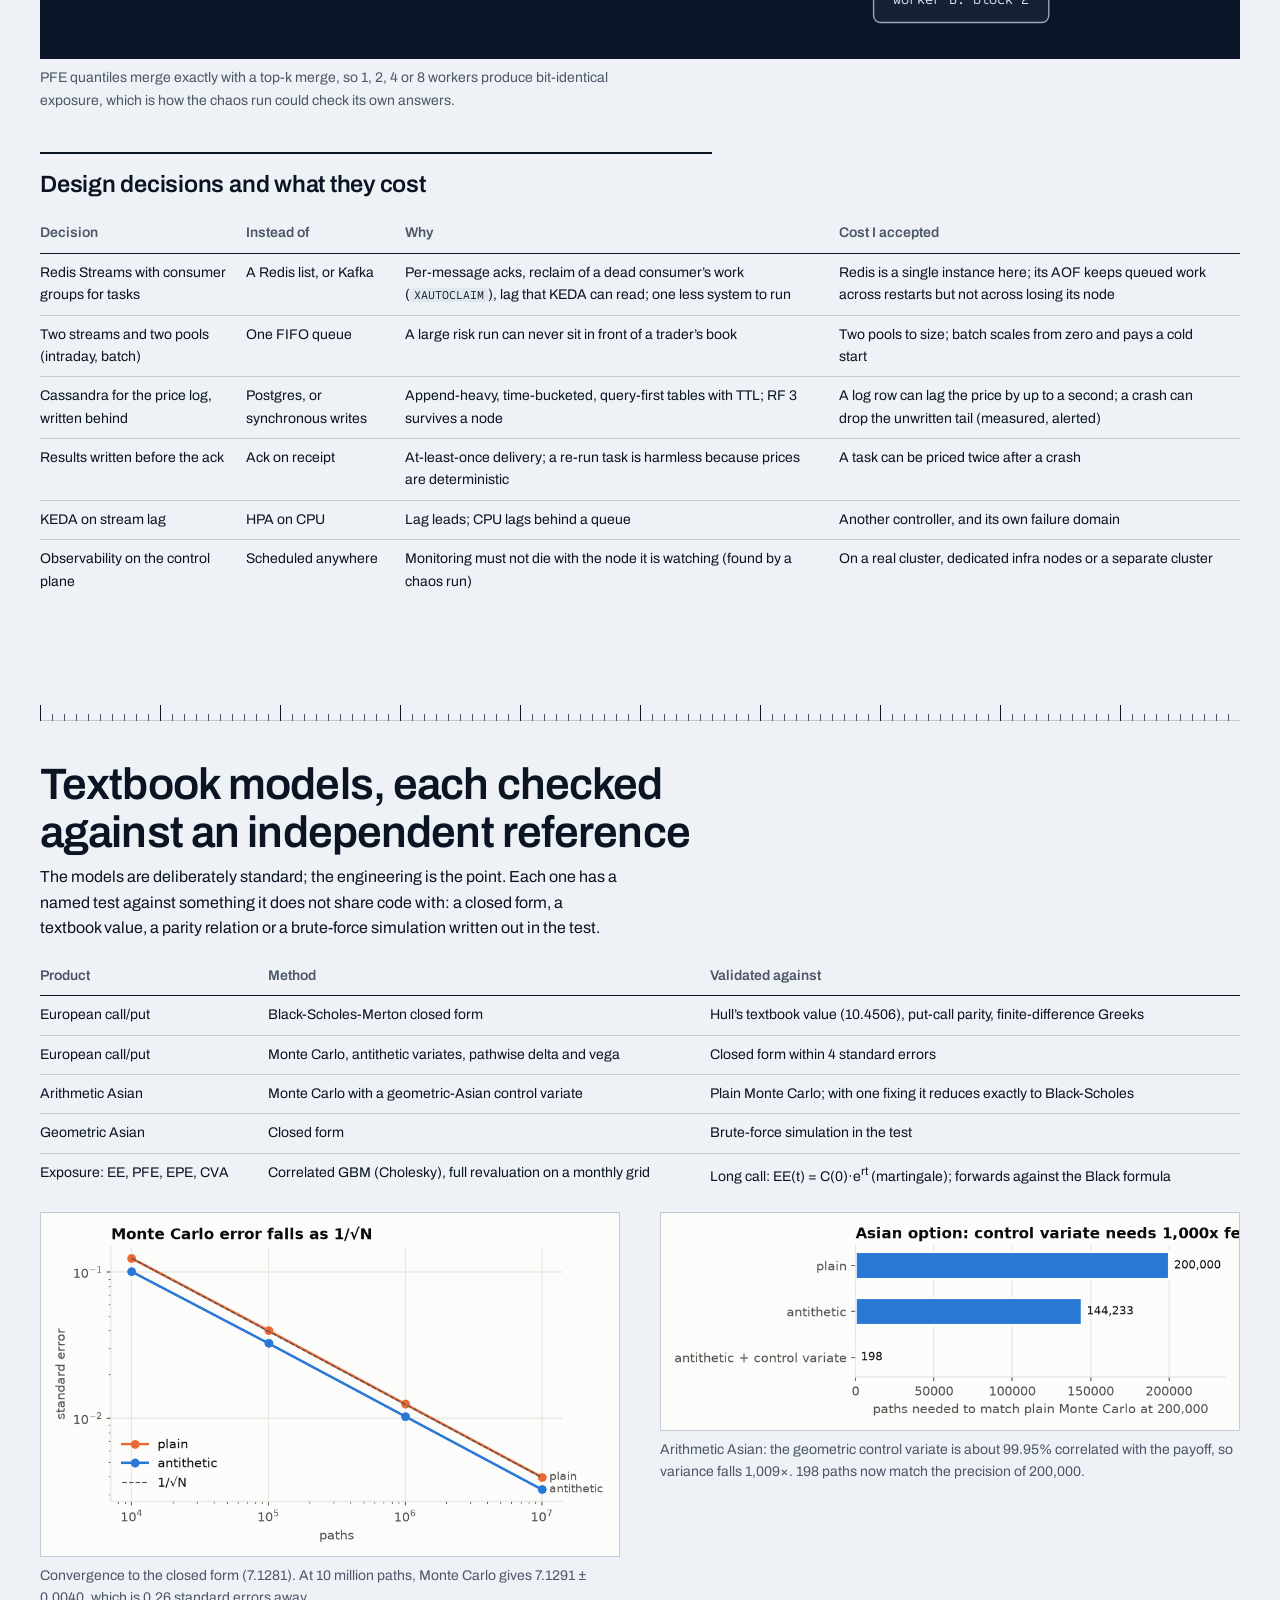
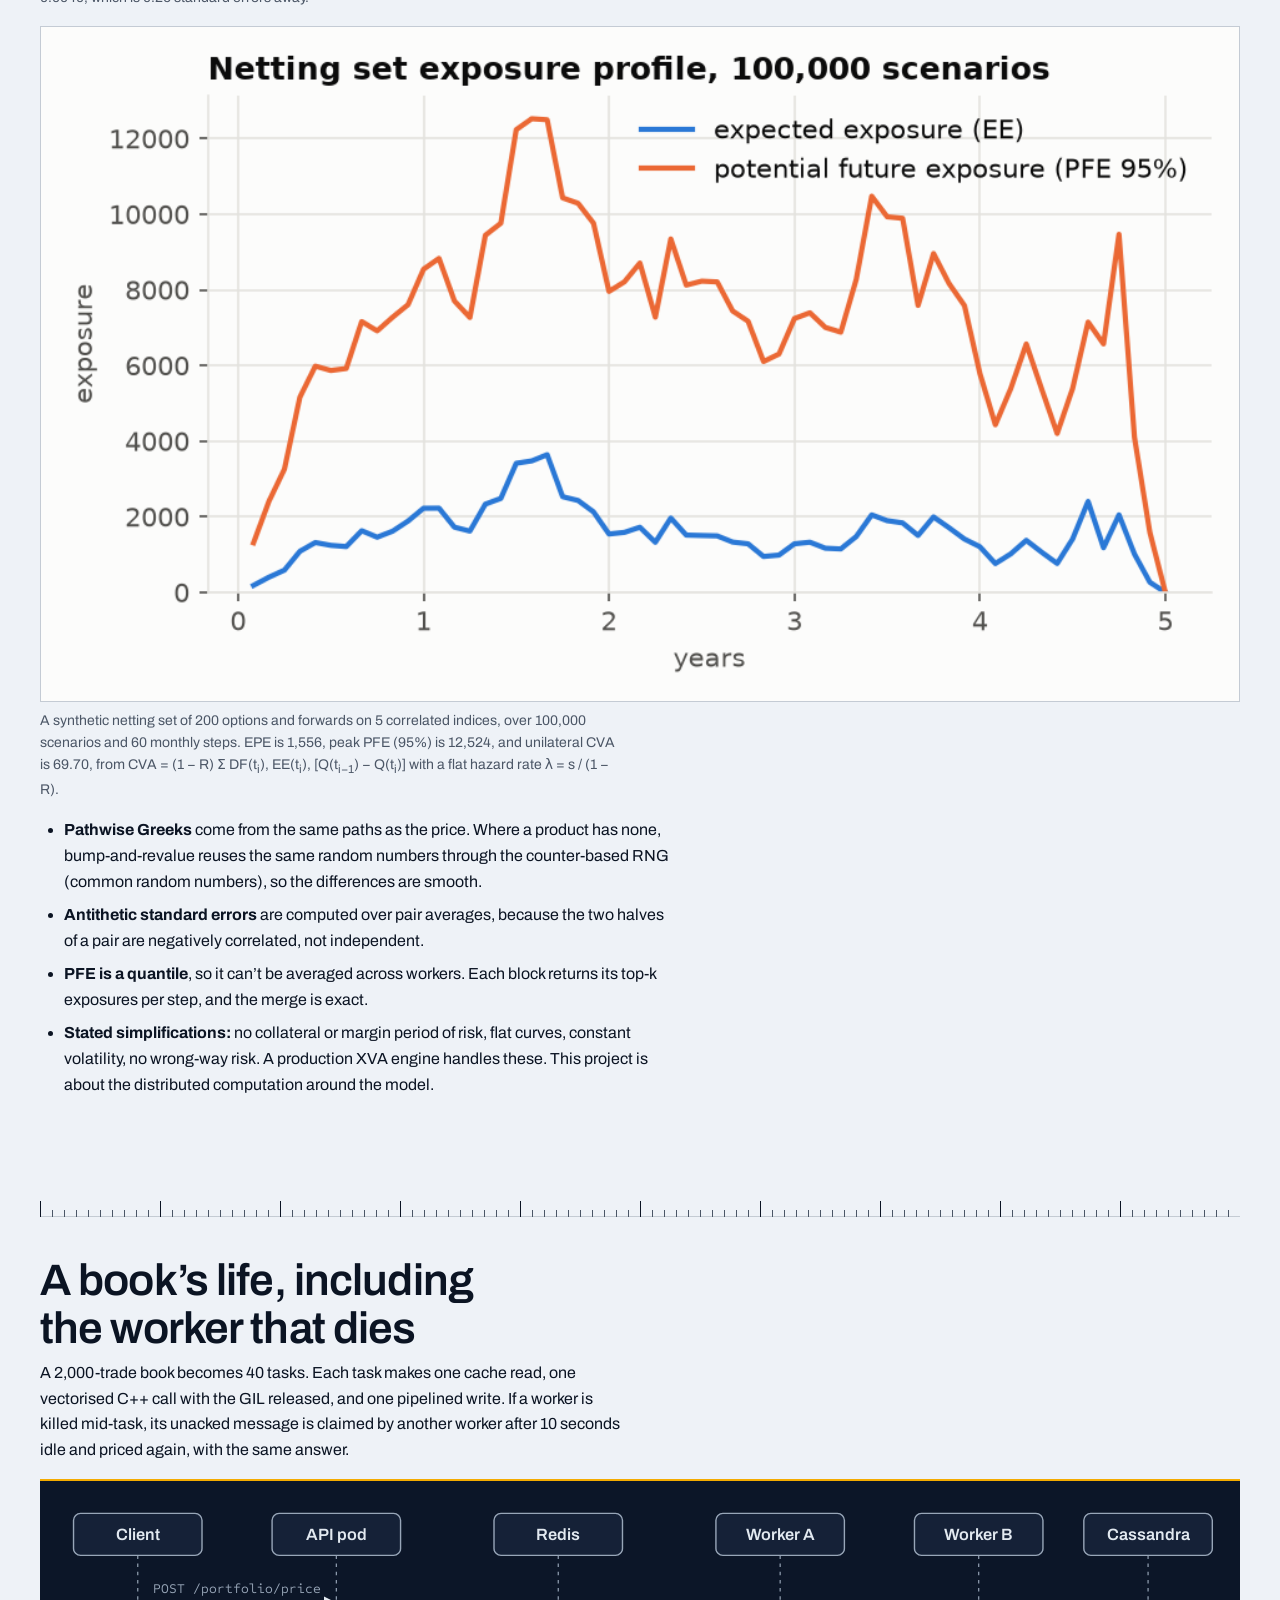
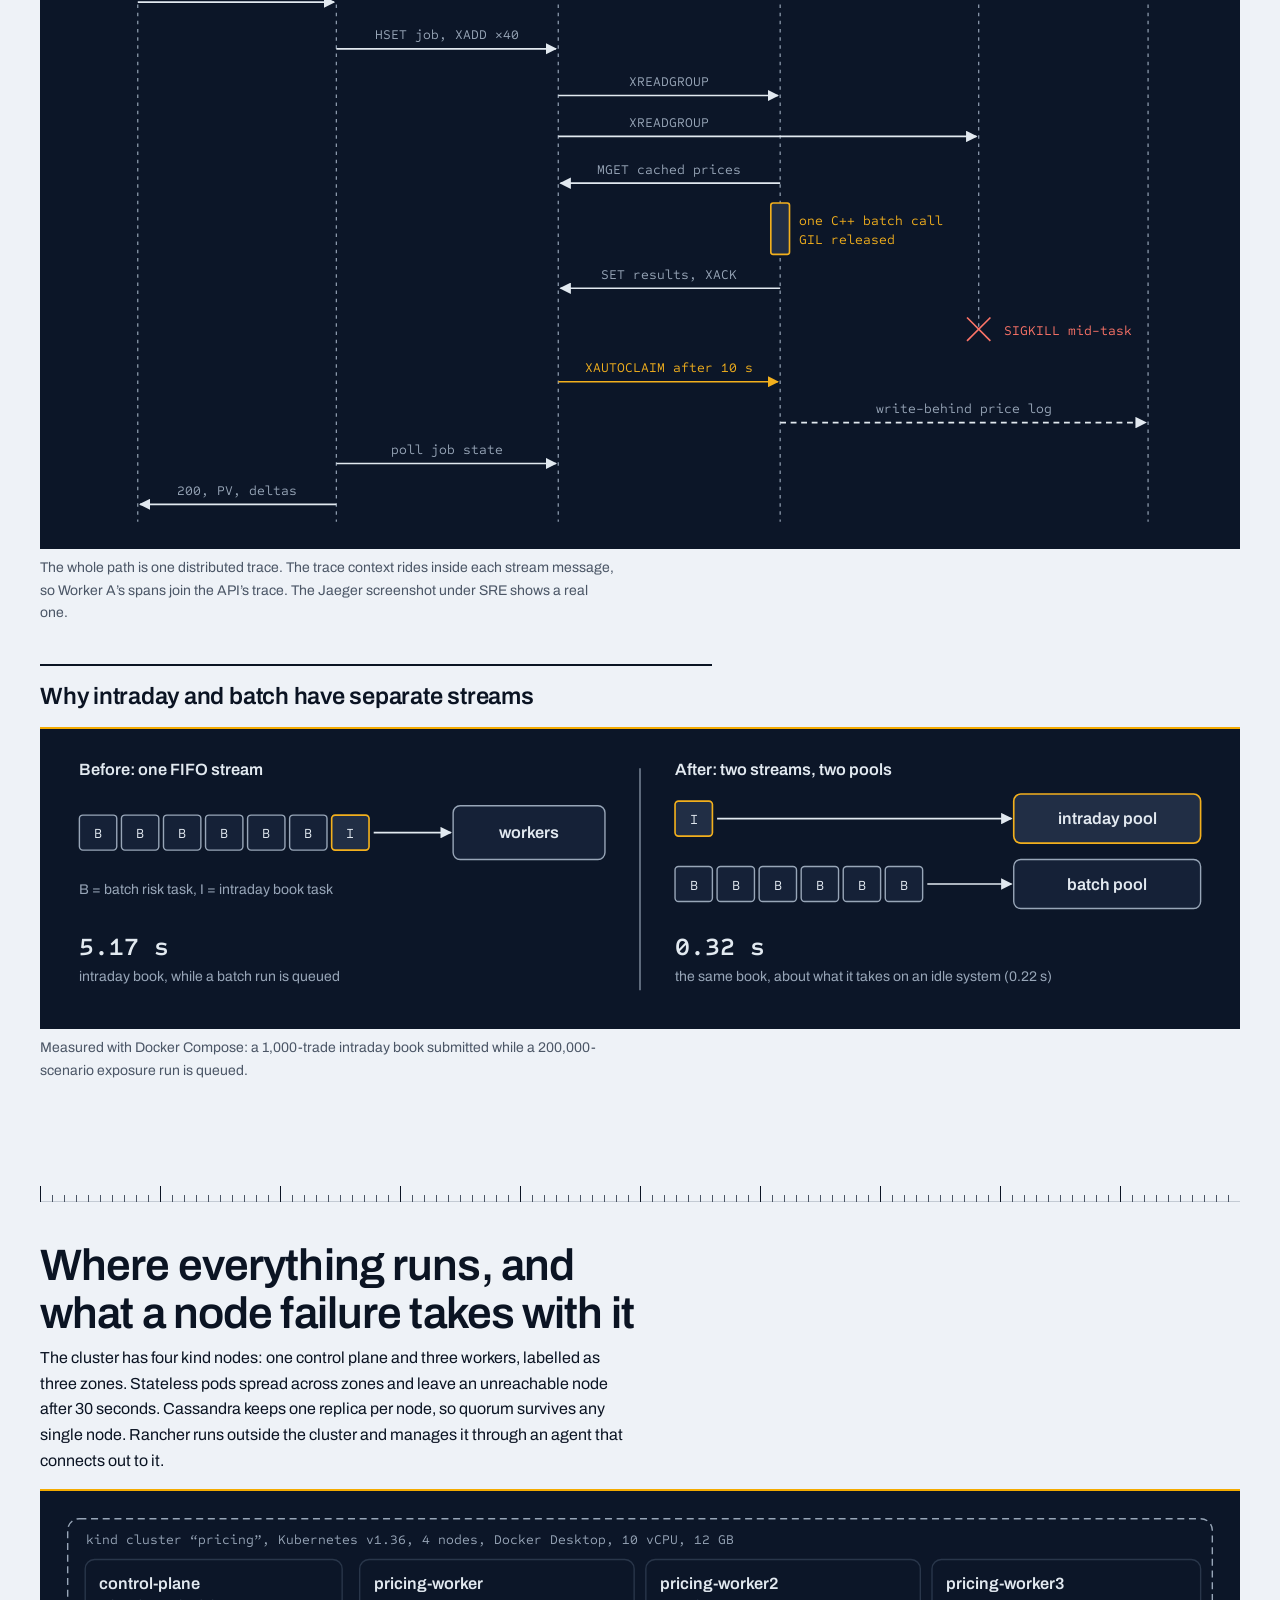
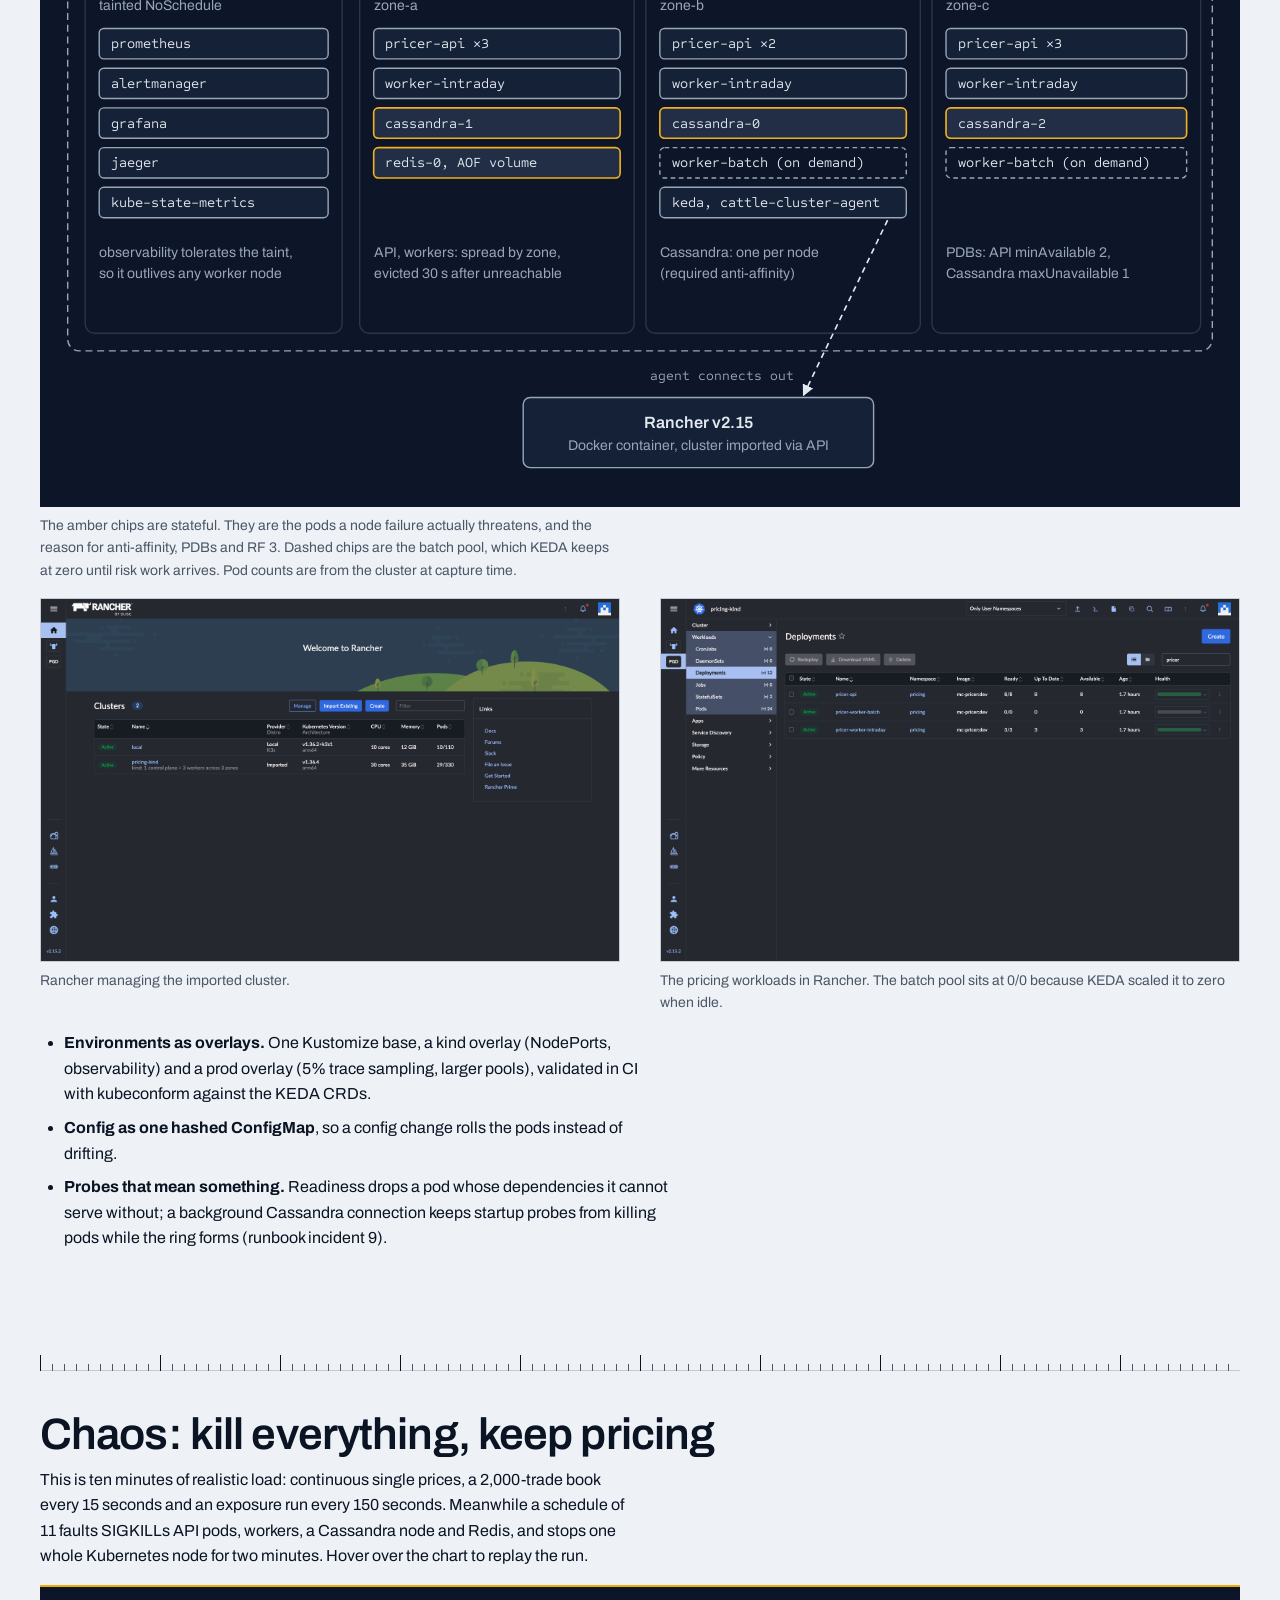
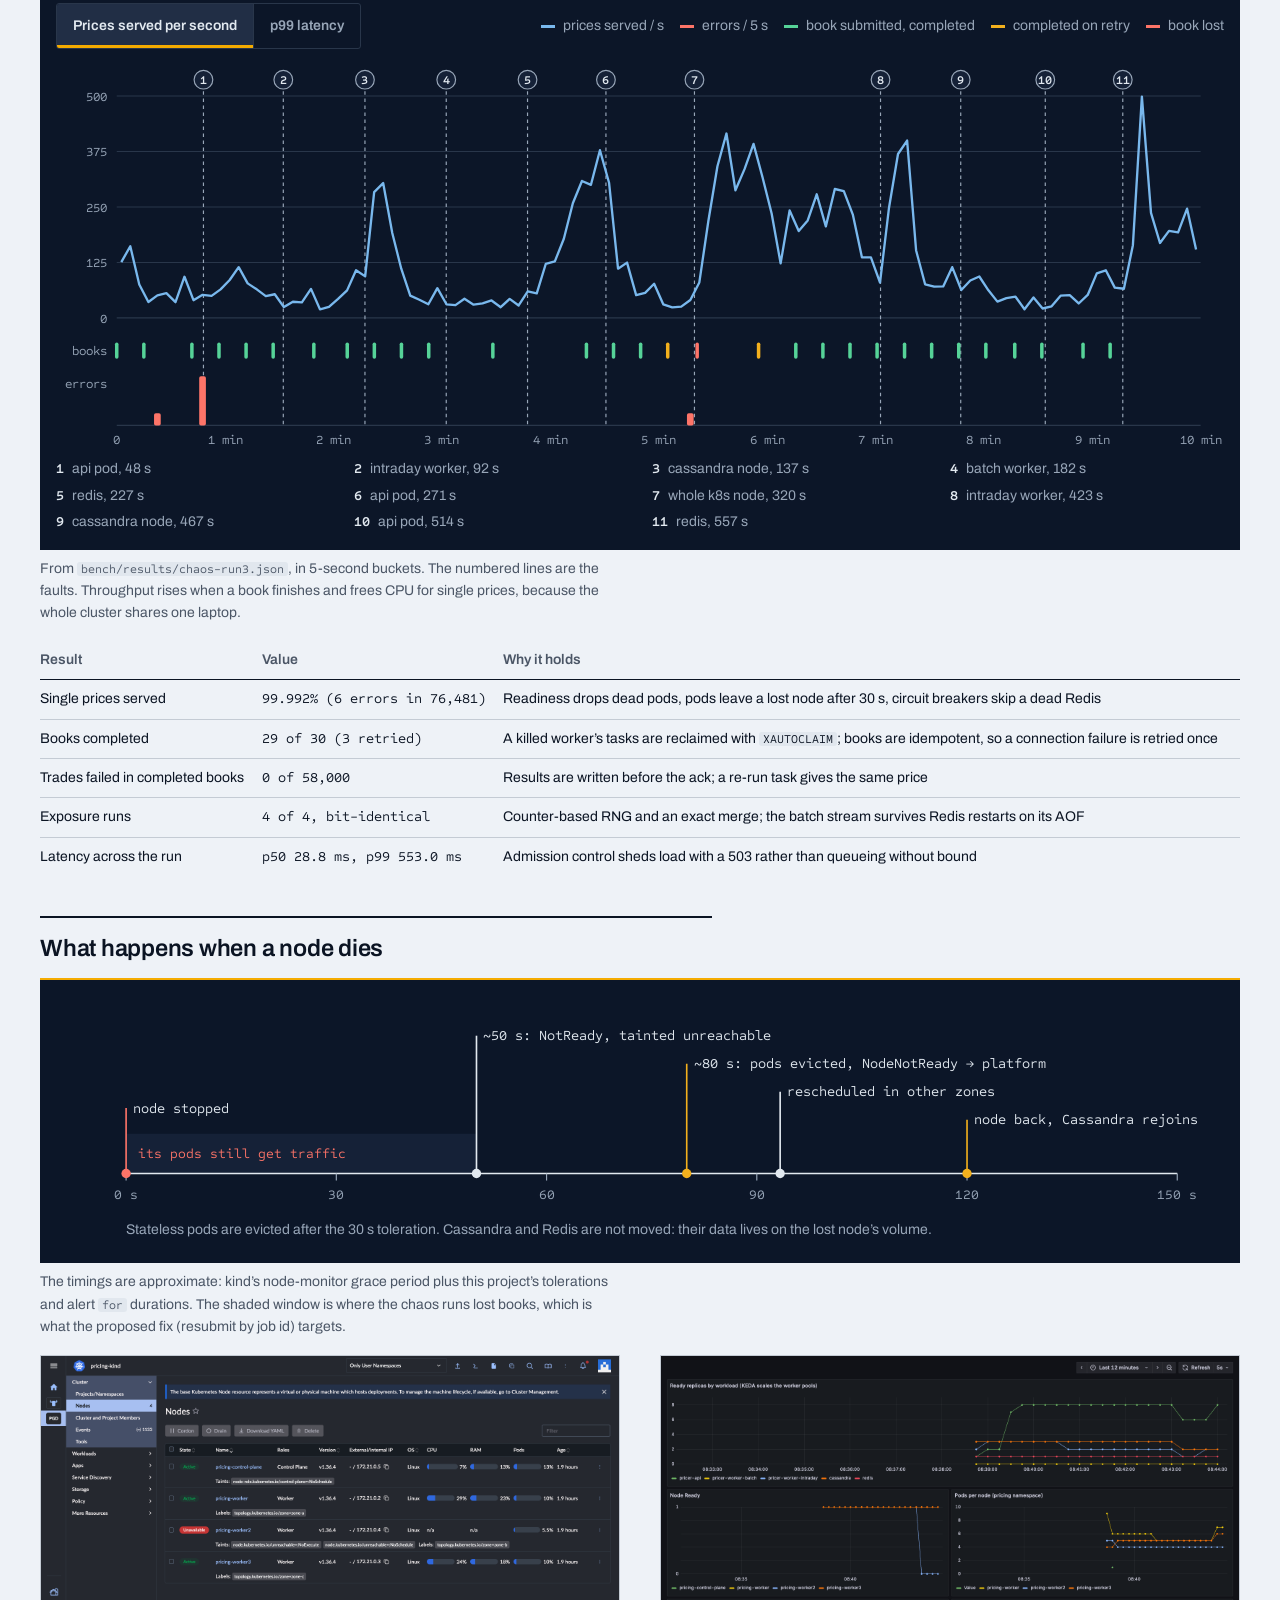
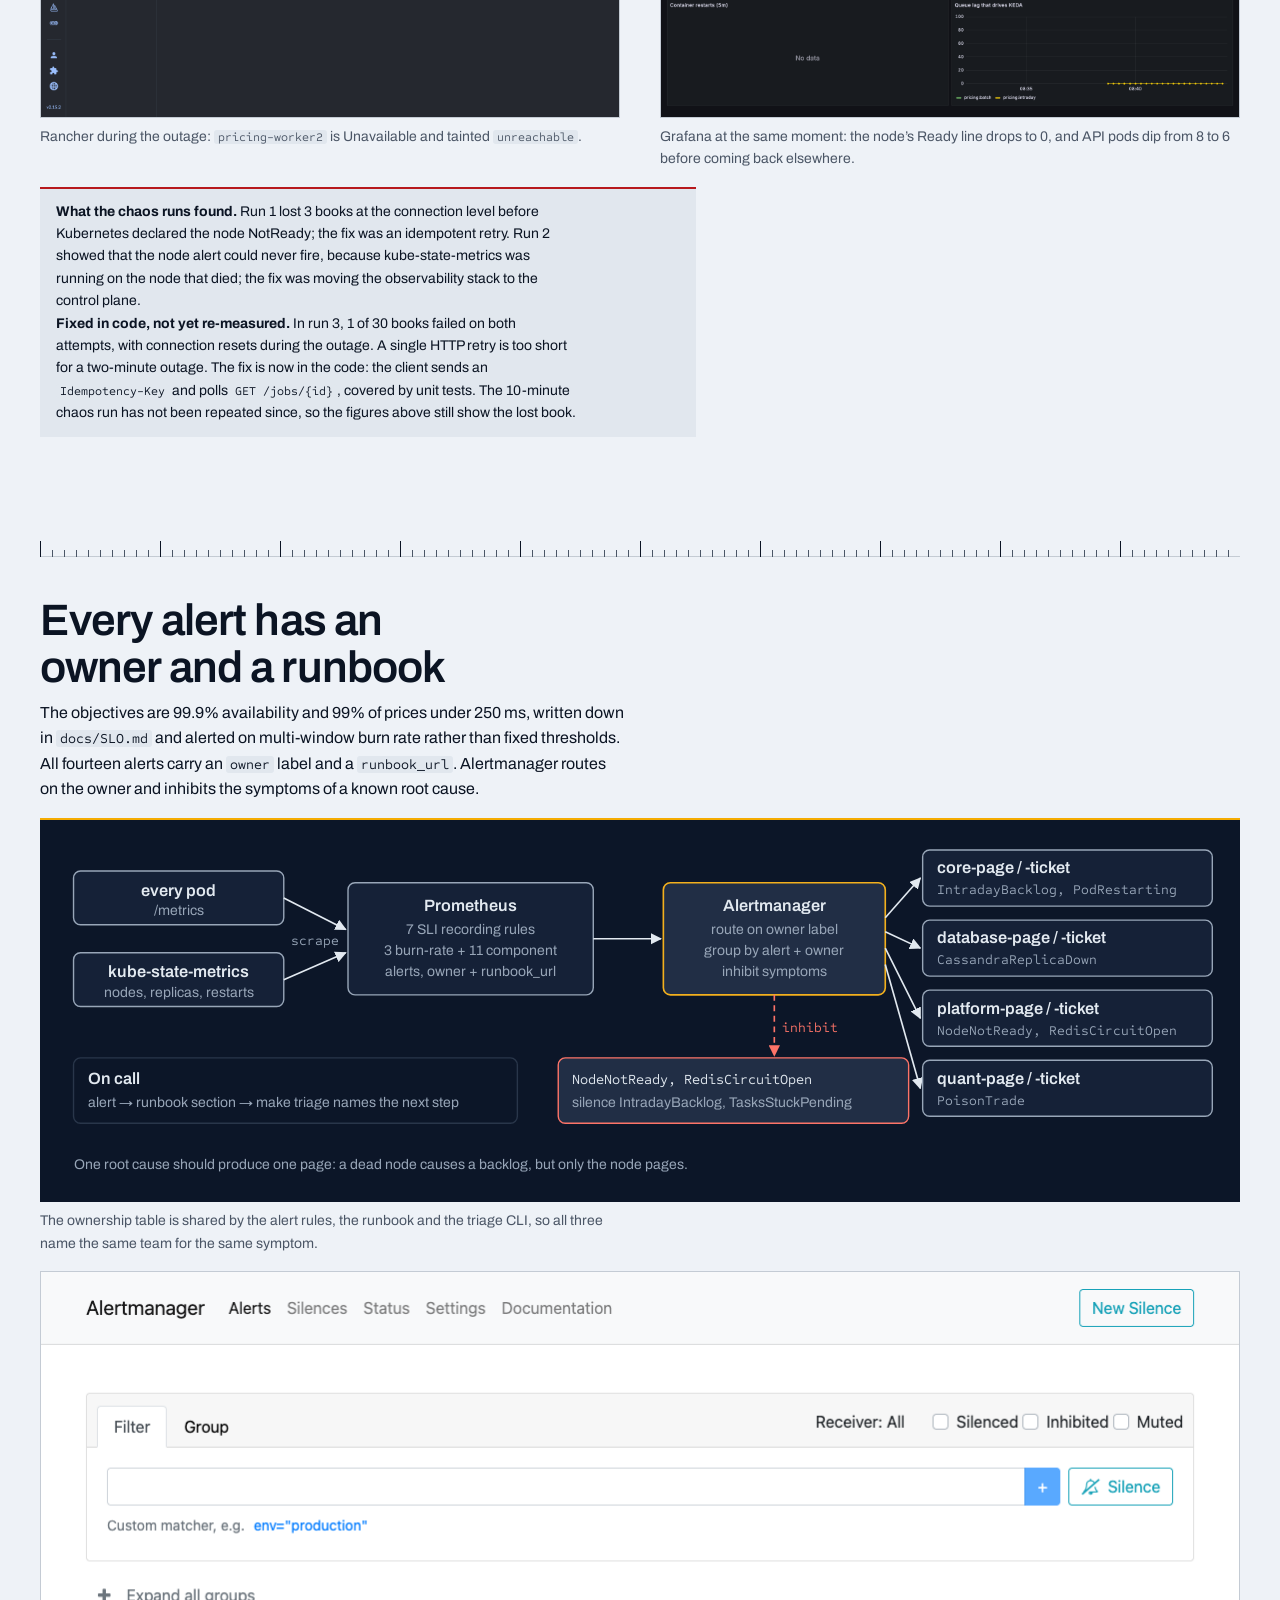
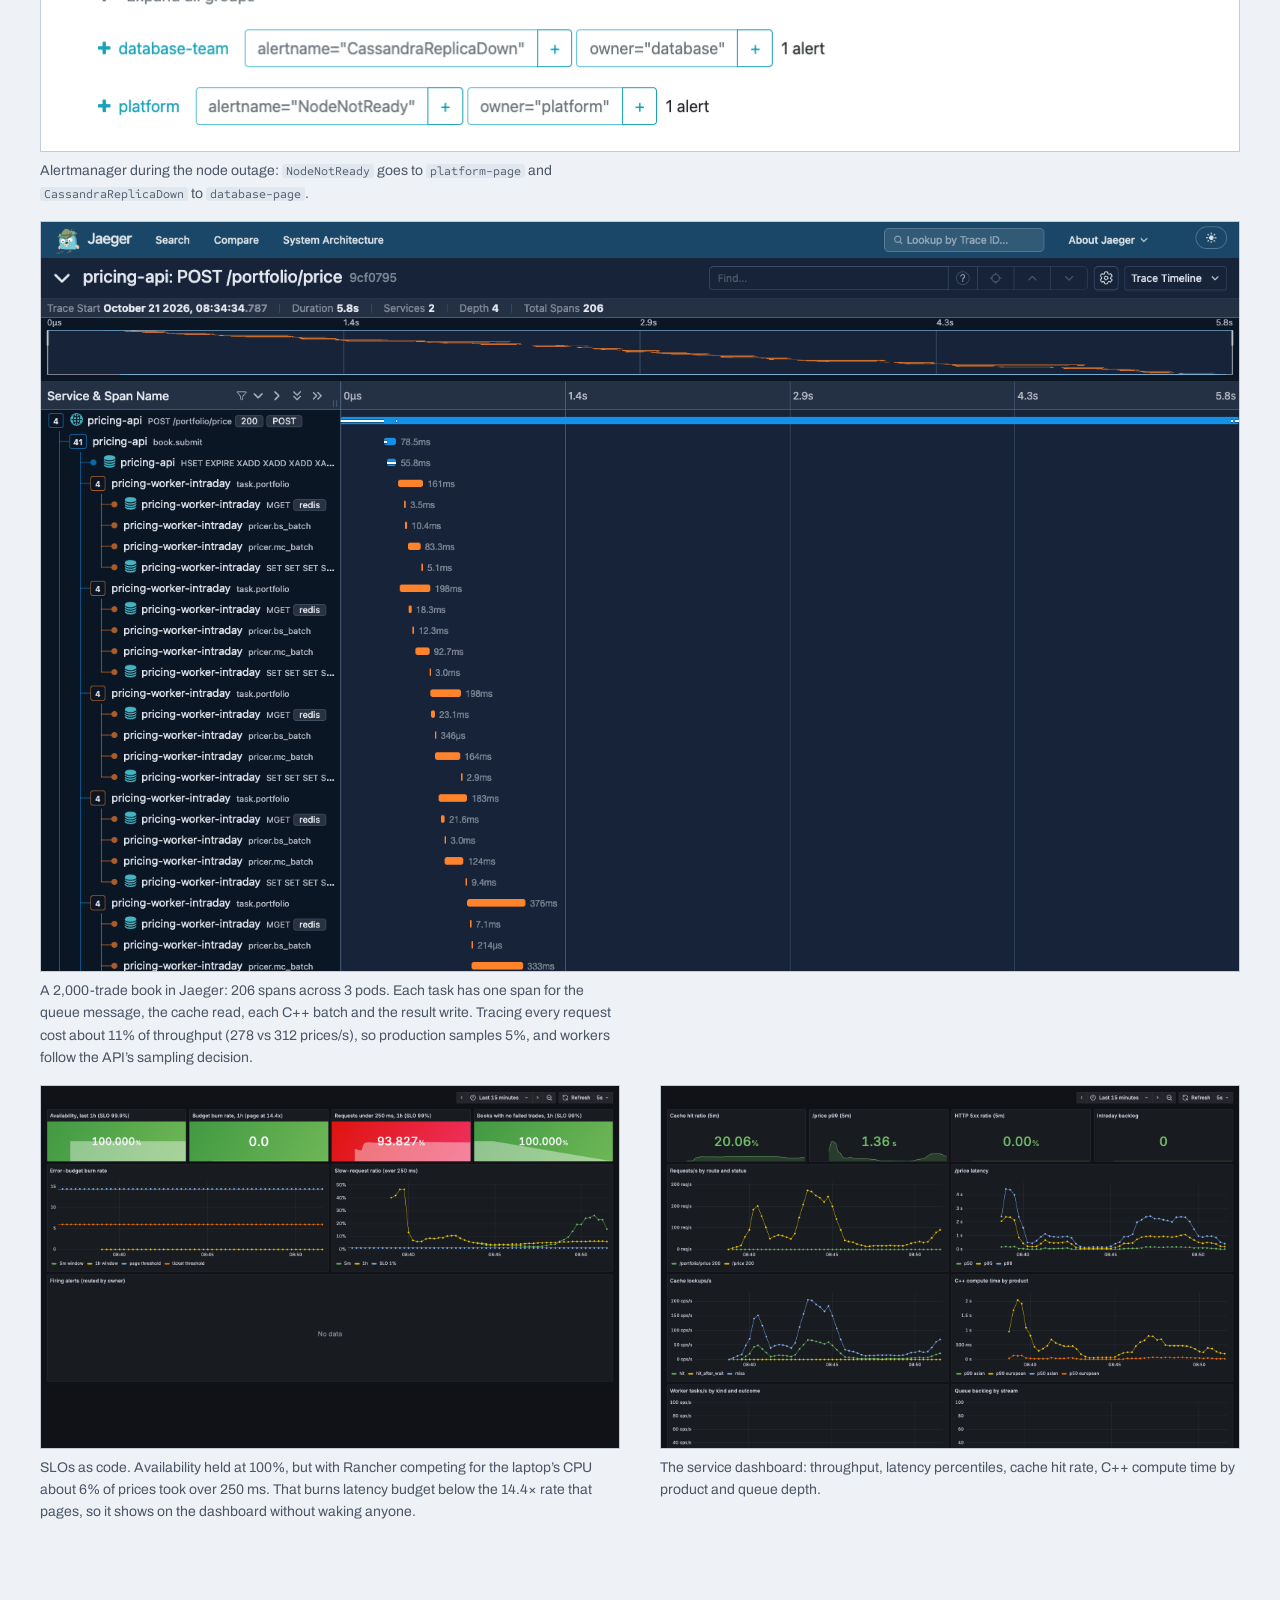
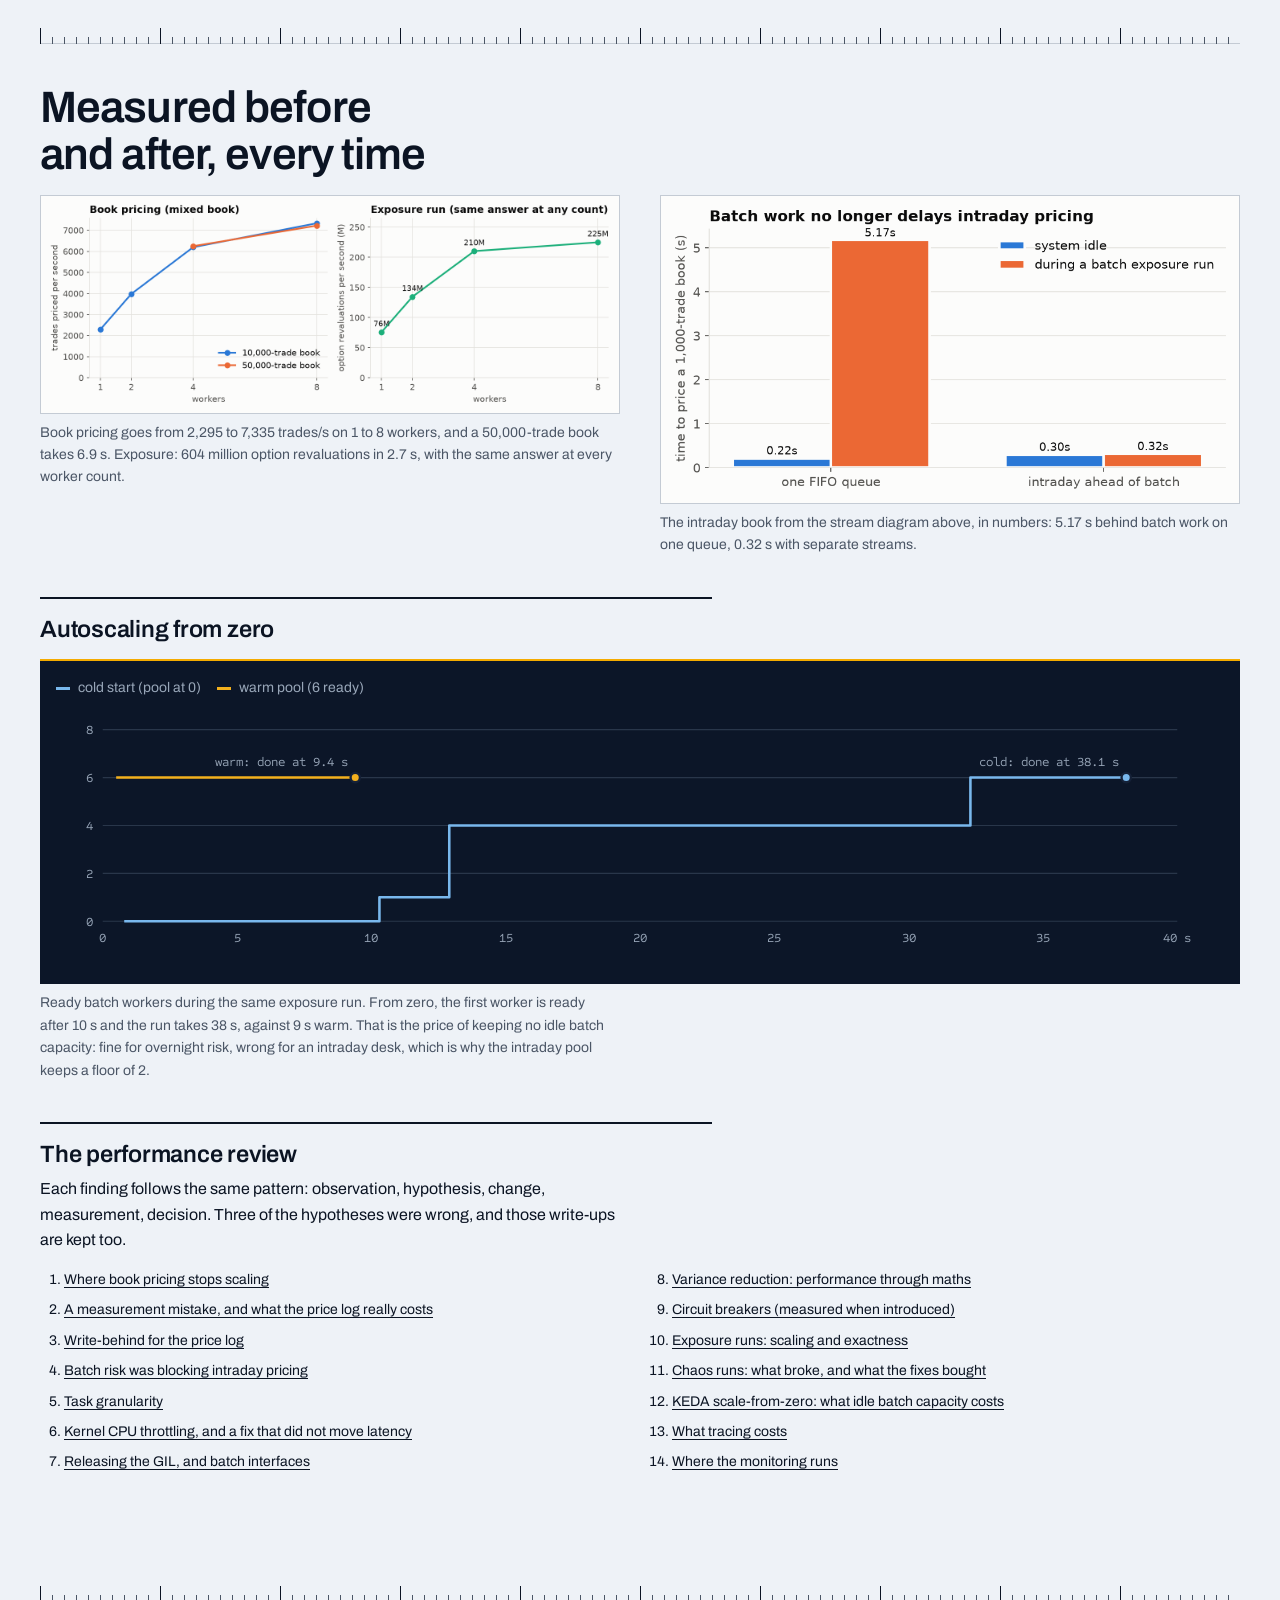
<file: docs/case-study.html>
<!doctype html>
<html lang="en"><head><meta charset="utf-8"><meta name="viewport" content="width=device-width, initial-scale=1, viewport-fit=cover">
<meta name="description" content="A distributed C++/pybind11 pricing and CVA service on Kubernetes with Redis Streams, Cassandra, KEDA and Rancher: system design, chaos testing and SRE, with every number measured.">
<meta property="og:type" content="website">
<meta property="og:title" content="Distributed Pricing Service">
<meta property="og:description" content="A distributed C++/pybind11 pricing and CVA service on Kubernetes with Redis Streams, Cassandra, KEDA and Rancher: system design, chaos testing and SRE, with every number measured.">
<meta property="og:url" content="https://sukhmanaulakh18.github.io/distributed-pricing-service/case-study.html">
<meta property="og:image" content="https://sukhmanaulakh18.github.io/distributed-pricing-service/img/og.png">
<meta property="og:image:width" content="1200">
<meta property="og:image:height" content="630">
<meta name="twitter:card" content="summary_large_image">
<meta name="author" content="Sukhmanpreet Singh Aulakh">
</head><body>
<title>Distributed Pricing Service</title>
<link rel="preconnect" href="https://fonts.googleapis.com">
<link rel="preconnect" href="https://fonts.gstatic.com" crossorigin>
<link rel="stylesheet" href="https://fonts.googleapis.com/css2?family=Archivo:wdth,wght@62..125,400..800&family=Sometype+Mono:wght@400;600&display=swap">
<link rel="stylesheet" href="assets/site.css">
<style>
/* Hallmark · shape: Long Document on the Split Ticket system (a ruled reading column, full-width diagrams and evidence in console panels) · genre: modern-minimal · theme: custom (by request), docs/assets/DESIGN.md · signature: the pip numeral on the availability figure, ticks between sections · v2.0.0 */
/* Hallmark · pre-emit critique: P4 H4 E4 S4 R4 V4 · weakest: S, a case study is words and evidence, so the diagrams and the replay carry the images; the prose holds the system's 65ch reading measure */
/* Hallmark · dismissed 46a · 99.9% is the objective written in docs/SLO.md, not a claimed result; the measured availability is the generated figure above */
/* Hallmark · dismissed 58 · answered: a long-form case study; the abstract, the tables and the evidence figures are the content the reader came for */
.doc-head { padding-top: var(--space-xl); padding-bottom: var(--space-lg); }
.doc-head > .container { display: grid; gap: var(--space-md); justify-items: start; }
.doc-head .lede { max-width: 62ch; font-size: var(--text-lead); }
.doc-head .btn { margin-top: var(--space-xs); }
.meta { display: flex; flex-wrap: wrap; gap: var(--space-2xs) var(--space-lg); font-size: var(--text-sm); }
.meta span { color: var(--color-muted); display: inline-flex; align-items: center; min-height: 44px; }
.meta a { display: inline-flex; align-items: center; min-height: 44px; font-weight: 600; }
h2.lab { margin-top: var(--space-lg); font: 600 var(--text-sm)/1.3 var(--font-body); letter-spacing: 0; color: var(--color-muted); max-width: none; }
.biz, .ledger { display: grid; grid-template-columns: repeat(auto-fit, minmax(min(100%, 17rem), 1fr)); gap: var(--space-lg) var(--space-xl); width: 100%; margin: 0; padding: 0; }
.stat { display: grid; gap: var(--space-xs); align-content: start; min-width: 0; padding-top: var(--space-md); border-top: var(--rule-heavy) solid var(--color-ink); }
.biz .stat { border-top-color: var(--color-accent); }
.stat b { font: 800 var(--text-2xl)/1.05 var(--font-display); font-stretch: 118%; letter-spacing: -0.03em; font-variant-numeric: tabular-nums; overflow-wrap: break-word; }
.stat b .pip { font-size: 1em; }
.stat span { font-size: var(--text-sm); color: var(--color-muted); }
.stat em { font-style: normal; color: var(--color-ink); font-weight: 600; }
.stat .fix { font-size: var(--text-xs); }
.doc > .container { gap: var(--space-md); }
.doc h2 { max-width: 28ch; }
.doc h3 { margin-top: var(--space-lg); padding-top: var(--space-md); border-top: var(--rule-heavy) solid var(--color-ink); max-width: 48ch; }
.doc h3 + p, .doc h2 + p { margin-top: calc(var(--space-xs) * -1); }
.doc ul, .doc ol { margin: 0; }
figure { margin: 0; display: grid; gap: var(--space-xs); min-width: 0; }
figure img { width: 100%; height: auto; border: var(--rule-hair) solid var(--color-rule); background: var(--color-paper-2); }
figcaption { font-size: var(--text-sm); color: var(--color-muted); max-width: 72ch; }
.panel { display: grid; gap: var(--space-sm); min-width: 0; padding: var(--space-md); overflow-x: auto; border-top: var(--rule-heavy) solid var(--color-accent); }
.two { display: grid; grid-template-columns: repeat(auto-fit, minmax(min(100%, 19rem), 1fr)); gap: var(--space-lg) var(--gap-columns); align-items: start; }
.two > * { min-width: 0; }
ul.tight, ol.tight { padding-left: var(--space-lg); display: grid; gap: var(--space-xs); max-width: 70ch; }
.callout.warn { border-top-color: var(--color-fault); }
pre.cmd { padding: var(--space-md) var(--space-lg); background: var(--color-console); color: var(--color-console-ink); color-scheme: dark; }
.findings { columns: 2 18rem; column-gap: var(--gap-columns); margin: 0; padding-left: var(--space-lg); font-size: var(--text-sm); }
.findings li { break-inside: avoid; margin-bottom: var(--space-xs); }
/* diagrams, drawn in the console's tokens */
svg.d { width: 100%; min-width: 640px; height: auto; display: block; color: var(--color-ink); font-family: var(--font-body); }
.d .box { fill: var(--color-paper-2); stroke: var(--color-muted); stroke-width: 1.2; }
.d .soft { fill: var(--color-paper); stroke: var(--color-rule); stroke-width: 1.2; }
.d .hl { fill: var(--color-paper-3); stroke: var(--color-signal-text); stroke-width: 1.4; }
.d .wbox { fill: var(--color-paper-3); stroke: var(--color-fault); stroke-width: 1.2; }
.d .ghost { fill: none; stroke: var(--color-muted); stroke-width: 1.2; stroke-dasharray: 4 3; }
.d .frame { fill: none; stroke: var(--color-muted); stroke-width: 1.2; stroke-dasharray: 6 4; }
.d .t { font-size: 14px; font-weight: 600; fill: var(--color-ink); }
.d .s { font-size: 12px; fill: var(--color-muted); }
.d .m { font: 12px var(--font-mono); fill: var(--color-ink); }
.d .lbl { font: 11.5px var(--font-mono); fill: var(--color-muted); }
.d .lbl.acc { fill: var(--color-signal-text); }
.d .lbl.wrn { fill: var(--color-fault); }
.d .big { font: 600 22px var(--font-mono); fill: var(--color-ink); }
.d .w { stroke: var(--color-ink); stroke-width: 1.4; fill: none; }
.d .w.acc { stroke: var(--color-signal-text); }
.d .w.wrn { stroke: var(--color-fault); }
.d .w.dash { stroke-dasharray: 5 4; }
.d .life { stroke: var(--color-muted); stroke-width: 1; stroke-dasharray: 3 4; }
.d .tick { stroke: var(--color-muted); stroke-width: 1; }
.d .band { fill: var(--color-paper-2); }
.d .arrow { fill: var(--color-ink); }
.d .arrow.acc { fill: var(--color-signal-text); }
.d .arrow.wrn { fill: var(--color-fault); }
/* charts */
.chart-head { display: flex; flex-wrap: wrap; gap: var(--space-xs) var(--space-lg); align-items: center; justify-content: space-between; }
.legend { display: flex; flex-wrap: wrap; gap: var(--space-2xs) var(--space-md); font-size: var(--text-sm); color: var(--color-muted); }
.legend i { display: inline-block; width: 14px; height: 3px; vertical-align: middle; margin-right: var(--space-xs); }
.chart { position: relative; }
.chart svg { width: 100%; height: auto; display: block; font-family: var(--font-body); }
.chart .grid { stroke: var(--color-rule); stroke-width: 1; }
.chart .axis { font: 11px var(--font-mono); fill: var(--color-muted); }
.chart .fault { stroke: var(--color-muted); stroke-width: 1; stroke-dasharray: 3 3; }
.chart .fault-n { font: 600 10.5px var(--font-mono); fill: var(--color-ink); }
.chart .fault-dot { fill: var(--color-paper-2); stroke: var(--color-muted); }
.chart .cross { stroke: var(--color-ink); stroke-width: 1; opacity: 0.5; }
.tip { position: absolute; pointer-events: none; background: var(--color-paper-3); color: var(--color-ink); border: var(--rule-hair) solid var(--color-rule); border-radius: var(--radius-control); padding: var(--space-xs) var(--space-sm); font-size: var(--text-xs); line-height: 1.45; min-width: 170px; z-index: var(--z-raised); }
.tip b { font-family: var(--font-mono); font-weight: 600; }
.faults { display: grid; grid-template-columns: repeat(auto-fit, minmax(14rem, 1fr)); gap: var(--space-2xs) var(--space-lg); font-size: var(--text-sm); color: var(--color-muted); margin: 0; padding: 0; list-style: none; }
.faults b { font-family: var(--font-mono); color: var(--color-ink); font-weight: 600; margin-right: var(--space-xs); }

</style>
<script src="assets/site.js"></script>
<nav class="sitenav" aria-label="Site"><div class="sitenav-in">
  <a class="mark" href="index.html" aria-label="Distributed Pricing Service, home"><span class="glyph" aria-hidden="true"></span><span class="wm">Pricing Service</span></a>
  <ul><li><a href="index.html">Home</a></li><li class="g"><a href="portal.html">Client hedge</a></li><li><a href="desk.html#predeal">Bank decision</a></li><li><a href="kit.html">60-second tour</a></li><li class="g"><a href="platform.html">Engineering evidence</a></li><li><a href="case-study.html" aria-current="page">Case study</a></li></ul>
  <button class="theme-btn" type="button">Dark</button>
</div></nav>
<nav class="subnav" aria-label="Sections"><ul>
  <li><a href="#top">Top</a></li><li><a href="#design">System design</a></li><li><a href="#flows">Request flows</a></li><li><a href="#quant">Financial engineering</a></li><li><a href="#kubernetes">Kubernetes &amp; Rancher</a></li><li><a href="#reliability">Reliability</a></li><li><a href="#sre">SRE &amp; observability</a></li><li><a href="#performance">Performance</a></li><li><a href="#engineering">C++ &amp; pybind11</a></li><li><a href="#run">Run it</a></li>
</ul></nav>
<main id="top">
<header class="doc-head"><div class="container">
  <h1 class="h1-s">Distributed Pricing Service</h1>
  <p class="lede">I built a front-office pricing platform in miniature and then tried to break it. A C++ pricing and risk library sits behind a Python service. Books and risk runs are spread across Kubernetes worker pools, with Redis and Cassandra underneath. The cluster is managed in Rancher and observed end to end, and chaos tests kill its pods, its databases and a whole node while it is under load.</p>
  <a class="btn" href="desk.html">Try the XVA desk</a>
  <div class="meta">
    <span>Sukhmanpreet Singh Aulakh, Oakville, ON</span>
    <a href="https://github.com/SukhmanAulakh18/distributed-pricing-service">Source on GitHub</a>
    <a href="Distributed-Pricing-Service-Brief.pdf">Two-page brief (PDF)</a>
    <a href="https://github.com/SukhmanAulakh18/distributed-pricing-service/blob/main/docs/PERFORMANCE_REVIEW.md">Performance review</a>
    <a href="https://github.com/SukhmanAulakh18/distributed-pricing-service/blob/main/docs/SYSTEM_DESIGN.md">System design</a>
    <a href="https://github.com/SukhmanAulakh18/distributed-pricing-service/blob/main/docs/OPERATIONS.md">Operations</a>
    <a href="https://github.com/SukhmanAulakh18/distributed-pricing-service/blob/main/RUNBOOK.md">Runbook</a>
  </div>
  <h2 class="lab" id="biz-h">What it means for the desk (XVA bench, 50,000 scenarios)</h2>
  <div class="biz" role="list" aria-labelledby="biz-h">
    <div class="stat" role="listitem"><b>−60% CVA with a CSA</b><span>(10-business-day MPoR). Collateral cuts the credit charge on the book, and peak exposure by 18%, so more trades fit at a lower price.</span></div>
    <div class="stat" role="listitem"><b>0.7 to 1.4 s pre-deal check</b><span>A trader gets the credit cost and limit usage of a new trade while the client is still on the phone (4.2 s when a breach also prices a CSA). Laptop benchmark, synthetic data.</span></div>
    <div class="stat" role="listitem"><b>5.5&times; less noise in what-if pricing</b><span>Same scenarios before and after, so a small change in CVA is signal, not simulation noise.</span></div>
  </div>
  <h2 class="lab">Reliability, from the chaos run</h2>
  <div class="ledger">
    <div class="stat"><b><span class="pip"><span class="sr">99.992%</span><span aria-hidden="true"><span class="pf">99.9</span><span class="pp">92</span><span class="pu">%</span></span></span></b><span>of 76,481 single prices served in a 10-minute chaos run with <em>11 faults</em>, including a whole Kubernetes node stopped</span></div>
    <div class="stat"><b>29 of 30 books</b><span>completed in that run, with <em>0 failed trades</em> out of 58,000</span><span class="fix">The lost book was a connection reset. It is fixed with an <code>Idempotency-Key</code> and <code>GET /jobs/{id}</code> and covered by unit tests; the chaos run has not been repeated yet.</span></div>
    <div class="stat"><b>4 of 4</b><span>exposure (CVA) runs completed during the chaos, every one <em>bit-identical</em></span></div>
    <div class="stat"><b>4 owners</b><span>every alert is routed by an <em>owner</em> label: core engineering, database, platform or quant</span></div>
    <div class="stat"><b>5.17 s → 0.32 s</b><span>for an intraday book while a big batch run is queued, after splitting the streams</span></div>
    <div class="stat"><b>1 trace</b><span>follows a 2,000-trade book across <em>3 pods</em> (206 spans)</span></div>
  </div>
</div></header>


<section class="sec doc"><div class="container">
  <h2>What a core engineering team needs to be able to do</h2>
  <p>The role supports a distributed analytics library used for front-office pricing. The team triages issues intraday and routes them to the right people, runs the environment together with support teams, and reviews the architecture for performance. I built the smallest system where all of that is real, and then did each of those jobs on it.</p>
  <div class="table-wrap"><table>
    <tr><th>The job</th><th>What I built and did</th></tr>
    <tr><td>Support a distributed analytics library</td><td>A C++20 library (Monte Carlo, closed forms, exposure and CVA) used from Python through pybind11, served on <code>/price</code>, distributed for books and risk runs</td></tr>
    <tr><td>Triage intraday, route to the right team</td><td>Alerts carry an <code>owner</code> label that Alertmanager routes on; a triage CLI names the owner and the runbook section; a runbook with 14 real incidents</td></tr>
    <tr><td>Manage the environment with support teams</td><td>Kustomize base and overlays, a 4-node cluster across 3 zones imported into Rancher, SLOs and dashboards as code</td></tr>
    <tr><td>Review the architecture, propose improvements</td><td>A performance review with 14 findings, each measured before and after, including three of my own hypotheses that the measurements disproved</td></tr>
    <tr><td>Kubernetes, Docker, Rancher, Redis, Cassandra, Python, C++</td><td>All in use, each where it fits; the diagrams below show where and why</td></tr>
  </table></div>
</div></section>

<section class="sec doc" id="design"><div class="container">
  <h2>Three request paths, one shared core</h2>
  <p>Single prices are answered synchronously by the API pods. Books are cut into tasks on a Redis Stream that an intraday worker pool consumes. Exposure runs go to a separate batch stream and pool. KEDA sizes both pools on queue lag. Cassandra keeps the price log behind a write-behind queue, so pricing never waits for it.</p>
  <figure>
    <div class="panel console">
    <svg class="d" viewBox="0 0 1000 450" role="img" aria-label="Architecture: clients call the API pods, which use Redis as cache, two task streams and job state; intraday and batch worker pools read their streams and write results back; KEDA scales the pools on stream lag; Cassandra stores the price log via write-behind.">
      <defs>
        <marker id="a1" viewBox="0 0 10 10" refX="9" refY="5" markerWidth="7" markerHeight="7" orient="auto-start-reverse"><path d="M0,0 L10,5 L0,10 z" class="arrow"/></marker>
        <marker id="a1a" viewBox="0 0 10 10" refX="9" refY="5" markerWidth="7" markerHeight="7" orient="auto-start-reverse"><path d="M0,0 L10,5 L0,10 z" class="arrow acc"/></marker>
      </defs>
      <rect class="box" x="20" y="165" width="120" height="70" rx="6"/>
      <text class="t" x="80" y="196" text-anchor="middle">Clients</text>
      <text class="s" x="80" y="215" text-anchor="middle">trading, risk</text>
      <line class="w" x1="140" y1="200" x2="186" y2="200" marker-end="url(#a1)"/>
      <text class="lbl" x="163" y="191" text-anchor="middle">HTTP</text>

      <rect class="box" x="190" y="80" width="160" height="240" rx="6"/>
      <text class="t" x="270" y="168" text-anchor="middle">API pods</text>
      <text class="s" x="270" y="190" text-anchor="middle">3 to 8 replicas, HPA</text>
      <text class="s" x="270" y="210" text-anchor="middle">FastAPI, Pydantic</text>
      <text class="s" x="270" y="230" text-anchor="middle">C++ via pybind11</text>

      <rect class="soft" x="450" y="40" width="240" height="295" rx="8"/>
      <text class="t" x="570" y="66" text-anchor="middle">Redis</text>
      <text class="s" x="570" y="82" text-anchor="middle">append-only file on a volume</text>
      <rect class="box" x="470" y="88" width="200" height="40" rx="5"/><text class="m" x="570" y="113" text-anchor="middle">price cache, lock</text>
      <rect class="hl" x="470" y="148" width="200" height="40" rx="5"/><text class="m" x="570" y="173" text-anchor="middle">stream pricing:intraday</text>
      <rect class="box" x="470" y="220" width="200" height="40" rx="5"/><text class="m" x="570" y="245" text-anchor="middle">stream pricing:batch</text>
      <rect class="box" x="470" y="280" width="200" height="40" rx="5"/><text class="m" x="570" y="305" text-anchor="middle">job state</text>

      <line class="w" x1="352" y1="108" x2="468" y2="108" marker-start="url(#a1)" marker-end="url(#a1)"/>
      <text class="lbl" x="410" y="100" text-anchor="middle">GET, SET NX</text>
      <line class="w acc" x1="350" y1="168" x2="468" y2="168" marker-end="url(#a1a)"/>
      <text class="lbl acc" x="410" y="160" text-anchor="middle">XADD (books)</text>
      <line class="w" x1="350" y1="240" x2="468" y2="240" marker-end="url(#a1)"/>
      <text class="lbl" x="410" y="232" text-anchor="middle">XADD (risk)</text>
      <line class="w" x1="468" y1="300" x2="352" y2="300" marker-end="url(#a1)"/>
      <text class="lbl" x="410" y="292" text-anchor="middle">poll progress</text>

      <rect class="box" x="800" y="50" width="180" height="52" rx="6"/>
      <text class="t" x="890" y="72" text-anchor="middle">KEDA</text>
      <text class="s" x="890" y="90" text-anchor="middle">scales pools on lag</text>
      <line class="w dash" x1="798" y1="76" x2="692" y2="76" marker-end="url(#a1)"/>
      <text class="lbl" x="745" y="68" text-anchor="middle">reads lag</text>
      <line class="w dash" x1="890" y1="102" x2="890" y2="137" marker-end="url(#a1)"/>
      <text class="lbl" x="898" y="124">scales</text>

      <rect class="hl" x="800" y="140" width="180" height="56" rx="6"/>
      <text class="t" x="890" y="164" text-anchor="middle">Intraday pool</text>
      <text class="s" x="890" y="183" text-anchor="middle">2 to 8 workers</text>
      <rect class="box" x="800" y="212" width="180" height="56" rx="6"/>
      <text class="t" x="890" y="236" text-anchor="middle">Batch pool</text>
      <text class="s" x="890" y="255" text-anchor="middle">0 to 6 workers</text>
      <line class="w acc" x1="670" y1="168" x2="798" y2="168" marker-end="url(#a1a)"/>
      <text class="lbl acc" x="734" y="160" text-anchor="middle">XREADGROUP</text>
      <line class="w" x1="670" y1="240" x2="798" y2="240" marker-end="url(#a1)"/>
      <text class="lbl" x="734" y="232" text-anchor="middle">XREADGROUP</text>
      <polyline class="w" points="980,168 992,168 992,300 672,300" marker-end="url(#a1)"/>
      <line class="w" x1="980" y1="240" x2="992" y2="240"/>
      <text class="lbl" x="830" y="292" text-anchor="middle">results, XACK</text>

      <rect class="box" x="190" y="370" width="290" height="60" rx="6"/>
      <text class="t" x="335" y="396" text-anchor="middle">Cassandra ring</text>
      <text class="s" x="335" y="415" text-anchor="middle">3 nodes, RF 3, LOCAL_QUORUM</text>
      <line class="w dash" x1="270" y1="320" x2="270" y2="368" marker-end="url(#a1)"/>
      <text class="lbl" x="278" y="349">write-behind (API and workers)</text>

      <rect class="soft" x="560" y="370" width="420" height="60" rx="6"/>
      <text class="t" x="770" y="396" text-anchor="middle">Prometheus, Alertmanager, Grafana, Jaeger</text>
      <text class="s" x="770" y="415" text-anchor="middle">scrapes every pod, receives OTLP traces, runs on the control plane</text>
    </svg>
    </div>
    <figcaption>The amber path is the intraday book path, the one traders wait on. Each Redis structure has one job, and the batch stream never sits in front of it.</figcaption>
  </figure>

  <h3>The decision everything leans on: deterministic randomness</h3>
  <p>Each price’s random numbers come from a counter-based generator (Philox) keyed by a hash of the request. Path <i>i</i> therefore gets the same numbers on any thread, any worker and any node. That one property makes caching safe and makes splitting work across workers exact. It also means re-running a crashed worker’s task is harmless.</p>
  <figure>
    <div class="panel console">
    <svg class="d" viewBox="0 0 1000 170" role="img" aria-label="A request hash seeds the Philox generator; scenario blocks are priced on any worker and merged exactly, giving the same result as one worker.">
      <defs><marker id="a2" viewBox="0 0 10 10" refX="9" refY="5" markerWidth="7" markerHeight="7" orient="auto"><path d="M0,0 L10,5 L0,10 z" class="arrow"/></marker></defs>
      <rect class="box" x="10" y="60" width="150" height="50" rx="6"/><text class="t" x="85" y="90" text-anchor="middle">Request</text>
      <line class="w" x1="160" y1="85" x2="208" y2="85" marker-end="url(#a2)"/>
      <rect class="box" x="210" y="60" width="180" height="50" rx="6"/><text class="m" x="300" y="82" text-anchor="middle">seed = hash(request)</text><text class="s" x="300" y="100" text-anchor="middle">ignores the client’s id</text>
      <line class="w" x1="390" y1="85" x2="438" y2="85" marker-end="url(#a2)"/>
      <rect class="hl" x="440" y="60" width="200" height="50" rx="6"/><text class="m" x="540" y="82" text-anchor="middle">Philox(seed, counter = i)</text><text class="s" x="540" y="100" text-anchor="middle">path i: same numbers anywhere</text>
      <line class="w" x1="640" y1="78" x2="698" y2="40" marker-end="url(#a2)"/>
      <line class="w" x1="640" y1="92" x2="698" y2="130" marker-end="url(#a2)"/>
      <rect class="box" x="700" y="18" width="150" height="42" rx="6"/><text class="m" x="775" y="44" text-anchor="middle">worker A: block 1</text>
      <rect class="box" x="700" y="110" width="150" height="42" rx="6"/><text class="m" x="775" y="136" text-anchor="middle">worker B: block 2</text>
      <line class="w" x1="850" y1="40" x2="898" y2="76" marker-end="url(#a2)"/>
      <line class="w" x1="850" y1="130" x2="898" y2="94" marker-end="url(#a2)"/>
      <rect class="box" x="900" y="60" width="90" height="50" rx="6"/><text class="t" x="945" y="82" text-anchor="middle">exact</text><text class="s" x="945" y="100" text-anchor="middle">merge</text>
    </svg>
    </div>
    <figcaption>PFE quantiles merge exactly with a top-k merge, so 1, 2, 4 or 8 workers produce bit-identical exposure, which is how the chaos run could check its own answers.</figcaption>
  </figure>

  <h3>Design decisions and what they cost</h3>
  <div class="table-wrap"><table>
    <tr><th>Decision</th><th>Instead of</th><th>Why</th><th>Cost I accepted</th></tr>
    <tr><td>Redis Streams with consumer groups for tasks</td><td>A Redis list, or Kafka</td><td>Per-message acks, reclaim of a dead consumer’s work (<code>XAUTOCLAIM</code>), lag that KEDA can read; one less system to run</td><td>Redis is a single instance here; its AOF keeps queued work across restarts but not across losing its node</td></tr>
    <tr><td>Two streams and two pools (intraday, batch)</td><td>One FIFO queue</td><td>A large risk run can never sit in front of a trader’s book</td><td>Two pools to size; batch scales from zero and pays a cold start</td></tr>
    <tr><td>Cassandra for the price log, written behind</td><td>Postgres, or synchronous writes</td><td>Append-heavy, time-bucketed, query-first tables with TTL; RF 3 survives a node</td><td>A log row can lag the price by up to a second; a crash can drop the unwritten tail (measured, alerted)</td></tr>
    <tr><td>Results written before the ack</td><td>Ack on receipt</td><td>At-least-once delivery; a re-run task is harmless because prices are deterministic</td><td>A task can be priced twice after a crash</td></tr>
    <tr><td>KEDA on stream lag</td><td>HPA on CPU</td><td>Lag leads; CPU lags behind a queue</td><td>Another controller, and its own failure domain</td></tr>
    <tr><td>Observability on the control plane</td><td>Scheduled anywhere</td><td>Monitoring must not die with the node it is watching (found by a chaos run)</td><td>On a real cluster, dedicated infra nodes or a separate cluster</td></tr>
  </table></div>
</div></section>

<section class="sec doc" id="quant"><div class="container">
  <h2>Textbook models, each checked against an independent reference</h2>
  <p>The models are deliberately standard; the engineering is the point. Each one has a named test against something it does not share code with: a closed form, a textbook value, a parity relation or a brute-force simulation written out in the test.</p>
  <div class="table-wrap"><table>
    <tr><th>Product</th><th>Method</th><th>Validated against</th></tr>
    <tr><td>European call/put</td><td>Black-Scholes-Merton closed form</td><td>Hull’s textbook value (10.4506), put-call parity, finite-difference Greeks</td></tr>
    <tr><td>European call/put</td><td>Monte Carlo, antithetic variates, pathwise delta and vega</td><td>Closed form within 4 standard errors</td></tr>
    <tr><td>Arithmetic Asian</td><td>Monte Carlo with a geometric-Asian control variate</td><td>Plain Monte Carlo; with one fixing it reduces exactly to Black-Scholes</td></tr>
    <tr><td>Geometric Asian</td><td>Closed form</td><td>Brute-force simulation in the test</td></tr>
    <tr><td>Exposure: EE, PFE, EPE, CVA</td><td>Correlated GBM (Cholesky), full revaluation on a monthly grid</td><td>Long call: EE(t) = C(0)·e<sup>rt</sup> (martingale); forwards against the Black formula</td></tr>
  </table></div>
  <div class="two">
    <figure><img src="img/convergence.png" alt="Monte Carlo price converging to Black-Scholes as paths increase" loading="lazy"><figcaption>Convergence to the closed form (7.1281). At 10 million paths, Monte Carlo gives 7.1291 ± 0.0040, which is 0.26 standard errors away.</figcaption></figure>
    <figure><img src="img/variance_reduction.png" alt="Variance reduction for the arithmetic Asian" loading="lazy"><figcaption>Arithmetic Asian: the geometric control variate is about 99.95% correlated with the payoff, so variance falls 1,009×. 198 paths now match the precision of 200,000.</figcaption></figure>
  </div>
  <figure><img src="img/exposure_profile.png" alt="Expected exposure and PFE profile over five years" loading="lazy"><figcaption>A synthetic netting set of 200 options and forwards on 5 correlated indices, over 100,000 scenarios and 60 monthly steps. EPE is 1,556, peak PFE (95%) is 12,524, and unilateral CVA is 69.70, from CVA = (1 − R) Σ DF(t<sub>i</sub>), EE(t<sub>i</sub>), [Q(t<sub>i−1</sub>) − Q(t<sub>i</sub>)] with a flat hazard rate λ = s / (1 − R).</figcaption></figure>
  <ul class="tight">
    <li><b>Pathwise Greeks</b> come from the same paths as the price. Where a product has none, bump-and-revalue reuses the same random numbers through the counter-based RNG (common random numbers), so the differences are smooth.</li>
    <li><b>Antithetic standard errors</b> are computed over pair averages, because the two halves of a pair are negatively correlated, not independent.</li>
    <li><b>PFE is a quantile</b>, so it can’t be averaged across workers. Each block returns its top-k exposures per step, and the merge is exact.</li>
    <li><b>Stated simplifications:</b> no collateral or margin period of risk, flat curves, constant volatility, no wrong-way risk. A production XVA engine handles these. This project is about the distributed computation around the model.</li>
  </ul>
</div></section>

<section class="sec doc" id="flows"><div class="container">
  <h2>A book’s life, including the worker that dies</h2>
  <p>A 2,000-trade book becomes 40 tasks. Each task makes one cache read, one vectorised C++ call with the GIL released, and one pipelined write. If a worker is killed mid-task, its unacked message is claimed by another worker after 10 seconds idle and priced again, with the same answer.</p>
  <figure>
    <div class="panel console">
    <svg class="d" viewBox="0 0 1000 545" role="img" aria-label="Sequence of a book: client posts to the API, the API enqueues tasks in Redis, two workers read them, worker A prices its tasks and acks, worker B is killed and its task is reclaimed by worker A, results are logged to Cassandra, the API polls job state and returns the book result.">
      <defs>
        <marker id="a3" viewBox="0 0 10 10" refX="9" refY="5" markerWidth="7" markerHeight="7" orient="auto"><path d="M0,0 L10,5 L0,10 z" class="arrow"/></marker>
        <marker id="a3a" viewBox="0 0 10 10" refX="9" refY="5" markerWidth="7" markerHeight="7" orient="auto"><path d="M0,0 L10,5 L0,10 z" class="arrow acc"/></marker>
      </defs>
      <rect class="box" x="15" y="14" width="110" height="36" rx="6"/><text class="t" x="70" y="37" text-anchor="middle">Client</text>
      <rect class="box" x="185" y="14" width="110" height="36" rx="6"/><text class="t" x="240" y="37" text-anchor="middle">API pod</text>
      <rect class="box" x="375" y="14" width="110" height="36" rx="6"/><text class="t" x="430" y="37" text-anchor="middle">Redis</text>
      <rect class="box" x="565" y="14" width="110" height="36" rx="6"/><text class="t" x="620" y="37" text-anchor="middle">Worker A</text>
      <rect class="box" x="735" y="14" width="110" height="36" rx="6"/><text class="t" x="790" y="37" text-anchor="middle">Worker B</text>
      <rect class="box" x="880" y="14" width="110" height="36" rx="6"/><text class="t" x="935" y="37" text-anchor="middle">Cassandra</text>
      <line class="life" x1="70" y1="50" x2="70" y2="535"/>
      <line class="life" x1="240" y1="50" x2="240" y2="535"/>
      <line class="life" x1="430" y1="50" x2="430" y2="535"/>
      <line class="life" x1="620" y1="50" x2="620" y2="535"/>
      <line class="life" x1="790" y1="50" x2="790" y2="368"/>
      <line class="life" x1="935" y1="50" x2="935" y2="535"/>

      <line class="w" x1="70" y1="90" x2="238" y2="90" marker-end="url(#a3)"/><text class="lbl" x="155" y="82" text-anchor="middle">POST /portfolio/price</text>
      <line class="w" x1="240" y1="130" x2="428" y2="130" marker-end="url(#a3)"/><text class="lbl" x="335" y="122" text-anchor="middle">HSET job, XADD ×40</text>
      <line class="w" x1="430" y1="170" x2="618" y2="170" marker-end="url(#a3)"/><text class="lbl" x="525" y="162" text-anchor="middle">XREADGROUP</text>
      <line class="w" x1="430" y1="205" x2="788" y2="205" marker-end="url(#a3)"/><text class="lbl" x="525" y="197" text-anchor="middle">XREADGROUP</text>
      <line class="w" x1="620" y1="245" x2="432" y2="245" marker-end="url(#a3)"/><text class="lbl" x="525" y="237" text-anchor="middle">MGET cached prices</text>
      <rect class="hl" x="612" y="262" width="16" height="44" rx="2"/>
      <text class="lbl acc" x="636" y="281">one C++ batch call</text>
      <text class="lbl acc" x="636" y="297">GIL released</text>
      <line class="w" x1="620" y1="335" x2="432" y2="335" marker-end="url(#a3)"/><text class="lbl" x="525" y="327" text-anchor="middle">SET results, XACK</text>
      <line class="w wrn" x1="780" y1="360" x2="800" y2="380"/><line class="w wrn" x1="800" y1="360" x2="780" y2="380"/>
      <text class="lbl wrn" x="812" y="375">SIGKILL mid-task</text>
      <line class="w acc" x1="430" y1="415" x2="618" y2="415" marker-end="url(#a3a)"/><text class="lbl acc" x="525" y="407" text-anchor="middle">XAUTOCLAIM after 10 s</text>
      <line class="w dash" x1="620" y1="450" x2="933" y2="450" marker-end="url(#a3)"/><text class="lbl" x="777" y="442" text-anchor="middle">write-behind price log</text>
      <line class="w" x1="240" y1="485" x2="428" y2="485" marker-end="url(#a3)"/><text class="lbl" x="335" y="477" text-anchor="middle">poll job state</text>
      <line class="w" x1="240" y1="520" x2="72" y2="520" marker-end="url(#a3)"/><text class="lbl" x="155" y="512" text-anchor="middle">200, PV, deltas</text>
    </svg>
    </div>
    <figcaption>The whole path is one distributed trace. The trace context rides inside each stream message, so Worker A’s spans join the API’s trace. The Jaeger screenshot under SRE shows a real one.</figcaption>
  </figure>

  <h3>Why intraday and batch have separate streams</h3>
  <figure>
    <div class="panel console">
    <svg class="d" viewBox="0 0 1000 230" role="img" aria-label="Before: one FIFO stream where an intraday task waits behind batch tasks, 5.17 seconds. After: separate intraday and batch streams with their own pools, 0.32 seconds.">
      <defs><marker id="a4" viewBox="0 0 10 10" refX="9" refY="5" markerWidth="7" markerHeight="7" orient="auto"><path d="M0,0 L10,5 L0,10 z" class="arrow"/></marker></defs>
      <text class="t" x="20" y="26">Before: one FIFO stream</text>
      <rect class="box" x="20" y="60" width="32" height="30" rx="3"/><text class="m" x="36" y="80" text-anchor="middle">B</text>
      <rect class="box" x="56" y="60" width="32" height="30" rx="3"/><text class="m" x="72" y="80" text-anchor="middle">B</text>
      <rect class="box" x="92" y="60" width="32" height="30" rx="3"/><text class="m" x="108" y="80" text-anchor="middle">B</text>
      <rect class="box" x="128" y="60" width="32" height="30" rx="3"/><text class="m" x="144" y="80" text-anchor="middle">B</text>
      <rect class="box" x="164" y="60" width="32" height="30" rx="3"/><text class="m" x="180" y="80" text-anchor="middle">B</text>
      <rect class="box" x="200" y="60" width="32" height="30" rx="3"/><text class="m" x="216" y="80" text-anchor="middle">B</text>
      <rect class="hl" x="236" y="60" width="32" height="30" rx="3"/><text class="m" x="252" y="80" text-anchor="middle">I</text>
      <line class="w" x1="272" y1="75" x2="338" y2="75" marker-end="url(#a4)"/>
      <rect class="box" x="340" y="52" width="130" height="46" rx="6"/><text class="t" x="405" y="80" text-anchor="middle">workers</text>
      <text class="s" x="20" y="128">B = batch risk task, I = intraday book task</text>
      <text class="big" x="20" y="180">5.17 s</text>
      <text class="s" x="20" y="202">intraday book, while a batch run is queued</text>

      <line class="tick" x1="500" y1="20" x2="500" y2="210"/>

      <text class="t" x="530" y="26">After: two streams, two pools</text>
      <rect class="hl" x="530" y="48" width="32" height="30" rx="3"/><text class="m" x="546" y="68" text-anchor="middle">I</text>
      <line class="w" x1="566" y1="63" x2="818" y2="63" marker-end="url(#a4)"/>
      <rect class="hl" x="820" y="42" width="160" height="42" rx="6"/><text class="t" x="900" y="68" text-anchor="middle">intraday pool</text>
      <rect class="box" x="530" y="104" width="32" height="30" rx="3"/><text class="m" x="546" y="124" text-anchor="middle">B</text>
      <rect class="box" x="566" y="104" width="32" height="30" rx="3"/><text class="m" x="582" y="124" text-anchor="middle">B</text>
      <rect class="box" x="602" y="104" width="32" height="30" rx="3"/><text class="m" x="618" y="124" text-anchor="middle">B</text>
      <rect class="box" x="638" y="104" width="32" height="30" rx="3"/><text class="m" x="654" y="124" text-anchor="middle">B</text>
      <rect class="box" x="674" y="104" width="32" height="30" rx="3"/><text class="m" x="690" y="124" text-anchor="middle">B</text>
      <rect class="box" x="710" y="104" width="32" height="30" rx="3"/><text class="m" x="726" y="124" text-anchor="middle">B</text>
      <line class="w" x1="746" y1="119" x2="818" y2="119" marker-end="url(#a4)"/>
      <rect class="box" x="820" y="98" width="160" height="42" rx="6"/><text class="t" x="900" y="124" text-anchor="middle">batch pool</text>
      <text class="big" x="530" y="180">0.32 s</text>
      <text class="s" x="530" y="202">the same book, about what it takes on an idle system (0.22 s)</text>
    </svg>
    </div>
    <figcaption>Measured with Docker Compose: a 1,000-trade intraday book submitted while a 200,000-scenario exposure run is queued.</figcaption>
  </figure>
</div></section>

<section class="sec doc" id="kubernetes"><div class="container">
  <h2>Where everything runs, and what a node failure takes with it</h2>
  <p>The cluster has four kind nodes: one control plane and three workers, labelled as three zones. Stateless pods spread across zones and leave an unreachable node after 30 seconds. Cassandra keeps one replica per node, so quorum survives any single node. Rancher runs outside the cluster and manages it through an agent that connects out to it.</p>
  <figure>
    <div class="panel console">
    <svg class="d" viewBox="0 0 1000 500" role="img" aria-label="Cluster topology: a control-plane node runs the observability stack; three worker nodes in zones a, b and c each run API pods, an intraday worker and one Cassandra replica; Redis runs in zone a; Rancher runs outside the cluster and is reached by the cluster agent.">
      <defs><marker id="a5" viewBox="0 0 10 10" refX="9" refY="5" markerWidth="7" markerHeight="7" orient="auto"><path d="M0,0 L10,5 L0,10 z" class="arrow"/></marker></defs>
      <rect class="frame" x="10" y="10" width="980" height="370" rx="10"/>
      <text class="lbl" x="26" y="32">kind cluster &ldquo;pricing&rdquo;, Kubernetes v1.36, 4 nodes, Docker Desktop, 10 vCPU, 12 GB</text>

      <rect class="soft" x="25" y="45" width="220" height="320" rx="8"/>
      <text class="t" x="37" y="70">control-plane</text>
      <text class="s" x="37" y="88">tainted NoSchedule</text>
      <rect class="box" x="37" y="104" width="196" height="26" rx="4"/><text class="m" x="47" y="121">prometheus</text>
      <rect class="box" x="37" y="138" width="196" height="26" rx="4"/><text class="m" x="47" y="155">alertmanager</text>
      <rect class="box" x="37" y="172" width="196" height="26" rx="4"/><text class="m" x="47" y="189">grafana</text>
      <rect class="box" x="37" y="206" width="196" height="26" rx="4"/><text class="m" x="47" y="223">jaeger</text>
      <rect class="box" x="37" y="240" width="196" height="26" rx="4"/><text class="m" x="47" y="257">kube-state-metrics</text>
      <text class="s" x="37" y="300">observability tolerates the taint,</text>
      <text class="s" x="37" y="318">so it outlives any worker node</text>

      <rect class="soft" x="260" y="45" width="235" height="320" rx="8"/>
      <text class="t" x="272" y="70">pricing-worker</text>
      <text class="s" x="272" y="88">zone-a</text>
      <rect class="box" x="272" y="104" width="211" height="26" rx="4"/><text class="m" x="282" y="121">pricer-api ×3</text>
      <rect class="box" x="272" y="138" width="211" height="26" rx="4"/><text class="m" x="282" y="155">worker-intraday</text>
      <rect class="hl" x="272" y="172" width="211" height="26" rx="4"/><text class="m" x="282" y="189">cassandra-1</text>
      <rect class="hl" x="272" y="206" width="211" height="26" rx="4"/><text class="m" x="282" y="223">redis-0, AOF volume</text>

      <rect class="soft" x="505" y="45" width="235" height="320" rx="8"/>
      <text class="t" x="517" y="70">pricing-worker2</text>
      <text class="s" x="517" y="88">zone-b</text>
      <rect class="box" x="517" y="104" width="211" height="26" rx="4"/><text class="m" x="527" y="121">pricer-api ×2</text>
      <rect class="box" x="517" y="138" width="211" height="26" rx="4"/><text class="m" x="527" y="155">worker-intraday</text>
      <rect class="hl" x="517" y="172" width="211" height="26" rx="4"/><text class="m" x="527" y="189">cassandra-0</text>
      <rect class="ghost" x="517" y="206" width="211" height="26" rx="4"/><text class="m" x="527" y="223">worker-batch (on demand)</text>
      <rect class="box" x="517" y="240" width="211" height="26" rx="4"/><text class="m" x="527" y="257">keda, cattle-cluster-agent</text>

      <rect class="soft" x="750" y="45" width="230" height="320" rx="8"/>
      <text class="t" x="762" y="70">pricing-worker3</text>
      <text class="s" x="762" y="88">zone-c</text>
      <rect class="box" x="762" y="104" width="206" height="26" rx="4"/><text class="m" x="772" y="121">pricer-api ×3</text>
      <rect class="box" x="762" y="138" width="206" height="26" rx="4"/><text class="m" x="772" y="155">worker-intraday</text>
      <rect class="hl" x="762" y="172" width="206" height="26" rx="4"/><text class="m" x="772" y="189">cassandra-2</text>
      <rect class="ghost" x="762" y="206" width="206" height="26" rx="4"/><text class="m" x="772" y="223">worker-batch (on demand)</text>

      <text class="s" x="272" y="300">API, workers: spread by zone,</text>
      <text class="s" x="272" y="318">evicted 30 s after unreachable</text>
      <text class="s" x="517" y="300">Cassandra: one per node</text>
      <text class="s" x="517" y="318">(required anti-affinity)</text>
      <text class="s" x="762" y="300">PDBs: API minAvailable 2,</text>
      <text class="s" x="762" y="318">Cassandra maxUnavailable 1</text>

      <rect class="box" x="400" y="420" width="300" height="60" rx="6"/>
      <text class="t" x="550" y="446" text-anchor="middle">Rancher v2.15</text>
      <text class="s" x="550" y="465" text-anchor="middle">Docker container, cluster imported via API</text>
      <line class="w dash" x1="712" y1="268" x2="640" y2="418" marker-end="url(#a5)"/>
      <text class="lbl" x="632" y="405" text-anchor="end">agent connects out</text>
    </svg>
    </div>
    <figcaption>The amber chips are stateful. They are the pods a node failure actually threatens, and the reason for anti-affinity, PDBs and RF 3. Dashed chips are the batch pool, which KEDA keeps at zero until risk work arrives. Pod counts are from the cluster at capture time.</figcaption>
  </figure>
  <div class="two">
    <figure><img src="img/ui/rancher-home.png" alt="Rancher home showing the imported pricing-kind cluster as Active" loading="lazy"><figcaption>Rancher managing the imported cluster.</figcaption></figure>
    <figure><img src="img/ui/rancher-workloads.png" alt="Rancher deployments view of the pricing namespace" loading="lazy"><figcaption>The pricing workloads in Rancher. The batch pool sits at 0/0 because KEDA scaled it to zero when idle.</figcaption></figure>
  </div>
  <ul class="tight">
    <li><b>Environments as overlays.</b> One Kustomize base, a kind overlay (NodePorts, observability) and a prod overlay (5% trace sampling, larger pools), validated in CI with kubeconform against the KEDA CRDs.</li>
    <li><b>Config as one hashed ConfigMap</b>, so a config change rolls the pods instead of drifting.</li>
    <li><b>Probes that mean something.</b> Readiness drops a pod whose dependencies it cannot serve without; a background Cassandra connection keeps startup probes from killing pods while the ring forms (runbook incident 9).</li>
  </ul>
</div></section>

<section class="sec doc" id="reliability"><div class="container">
  <h2>Chaos: kill everything, keep pricing</h2>
  <p>This is ten minutes of realistic load: continuous single prices, a 2,000-trade book every 15 seconds and an exposure run every 150 seconds. Meanwhile a schedule of 11 faults SIGKILLs API pods, workers, a Cassandra node and Redis, and stops one whole Kubernetes node for two minutes. Hover over the chart to replay the run.</p>
  <figure>
    <div class="panel console">
      <div class="chart-head">
        <div class="seg" role="group" aria-label="Metric">
          <button type="button" id="m-rps" aria-pressed="true">Prices served per second</button>
          <button type="button" id="m-p99" aria-pressed="false">p99 latency</button>
        </div>
        <div class="legend"><span><i style="background:var(--color-steel)"></i><span id="m-name">prices served / s</span></span><span><i style="background:var(--color-fault)"></i>errors / 5 s</span><span><i style="background:var(--color-ok)"></i>book submitted, completed</span><span><i style="background:var(--color-signal-text)"></i>completed on retry</span><span><i style="background:var(--color-fault)"></i>book lost</span></div>
      </div>
      <div class="chart" id="chaos"></div>
      <ol class="faults" id="faults"></ol>
    </div>
    <figcaption>From <code>bench/results/chaos-run3.json</code>, in 5-second buckets. The numbered lines are the faults. Throughput rises when a book finishes and frees CPU for single prices, because the whole cluster shares one laptop.</figcaption>
  </figure>
  <div class="table-wrap"><table>
    <tr><th>Result</th><th>Value</th><th>Why it holds</th></tr>
    <tr><td>Single prices served</td><td class="num">99.992% (6 errors in 76,481)</td><td>Readiness drops dead pods, pods leave a lost node after 30 s, circuit breakers skip a dead Redis</td></tr>
    <tr><td>Books completed</td><td class="num">29 of 30 (3 retried)</td><td>A killed worker’s tasks are reclaimed with <code>XAUTOCLAIM</code>; books are idempotent, so a connection failure is retried once</td></tr>
    <tr><td>Trades failed in completed books</td><td class="num">0 of 58,000</td><td>Results are written before the ack; a re-run task gives the same price</td></tr>
    <tr><td>Exposure runs</td><td class="num">4 of 4, bit-identical</td><td>Counter-based RNG and an exact merge; the batch stream survives Redis restarts on its AOF</td></tr>
    <tr><td>Latency across the run</td><td class="num">p50 28.8 ms, p99 553.0 ms</td><td>Admission control sheds load with a 503 rather than queueing without bound</td></tr>
  </table></div>

  <h3>What happens when a node dies</h3>
  <figure>
    <div class="panel console">
    <svg class="d" viewBox="0 0 1000 215" role="img" aria-label="Node loss timeline: node stops at 0 s; for about 50 s the Service still routes to its pods; NotReady and the unreachable taint at about 50 s; pods evicted and NodeNotReady alert at about 80 s; rescheduled in other zones; node returns at 120 s.">
      <rect class="band" x="60" y="118" width="300" height="34"/>
      <text class="lbl wrn" x="70" y="139">its pods still get traffic</text>
      <line class="w" x1="60" y1="152" x2="960" y2="152"/>
      <line class="tick" x1="60" y1="152" x2="60" y2="158"/><text class="axis lbl" x="60" y="174" text-anchor="middle">0 s</text>
      <line class="tick" x1="240" y1="152" x2="240" y2="158"/><text class="lbl" x="240" y="174" text-anchor="middle">30</text>
      <line class="tick" x1="420" y1="152" x2="420" y2="158"/><text class="lbl" x="420" y="174" text-anchor="middle">60</text>
      <line class="tick" x1="600" y1="152" x2="600" y2="158"/><text class="lbl" x="600" y="174" text-anchor="middle">90</text>
      <line class="tick" x1="780" y1="152" x2="780" y2="158"/><text class="lbl" x="780" y="174" text-anchor="middle">120</text>
      <line class="tick" x1="960" y1="152" x2="960" y2="158"/><text class="lbl" x="960" y="174" text-anchor="middle">150 s</text>

      <line class="w wrn" x1="60" y1="96" x2="60" y2="152"/><circle cx="60" cy="152" r="4" class="arrow wrn"/>
      <text class="m" x="66" y="100">node stopped</text>
      <line class="w" x1="360" y1="34" x2="360" y2="152"/><circle cx="360" cy="152" r="4" class="arrow"/>
      <text class="m" x="366" y="38">~50 s: NotReady, tainted unreachable</text>
      <line class="w acc" x1="540" y1="58" x2="540" y2="152"/><circle cx="540" cy="152" r="4" class="arrow acc"/>
      <text class="m" x="546" y="62">~80 s: pods evicted, NodeNotReady → platform</text>
      <line class="w" x1="620" y1="82" x2="620" y2="152"/><circle cx="620" cy="152" r="4" class="arrow"/>
      <text class="m" x="626" y="86">rescheduled in other zones</text>
      <line class="w acc" x1="780" y1="106" x2="780" y2="152"/><circle cx="780" cy="152" r="4" class="arrow acc"/>
      <text class="m" x="786" y="110">node back, Cassandra rejoins</text>
      <text class="s" x="60" y="204">Stateless pods are evicted after the 30 s toleration. Cassandra and Redis are not moved: their data lives on the lost node’s volume.</text>
    </svg>
    </div>
    <figcaption>The timings are approximate: kind’s node-monitor grace period plus this project’s tolerations and alert <code>for</code> durations. The shaded window is where the chaos runs lost books, which is what the proposed fix (resubmit by job id) targets.</figcaption>
  </figure>
  <div class="two">
    <figure><img src="img/ui/rancher-nodes.png" alt="Rancher nodes view with pricing-worker2 Unavailable and tainted unreachable" loading="lazy"><figcaption>Rancher during the outage: <code>pricing-worker2</code> is Unavailable and tainted <code>unreachable</code>.</figcaption></figure>
    <figure><img src="img/ui/grafana-cluster.png" alt="Grafana cluster dashboard during the node failure" loading="lazy"><figcaption>Grafana at the same moment: the node’s Ready line drops to 0, and API pods dip from 8 to 6 before coming back elsewhere.</figcaption></figure>
  </div>
  <div class="callout warn">
    <p><b>What the chaos runs found.</b> Run 1 lost 3 books at the connection level before Kubernetes declared the node NotReady; the fix was an idempotent retry. Run 2 showed that the node alert could never fire, because kube-state-metrics was running on the node that died; the fix was moving the observability stack to the control plane.</p>
    <p><b>Fixed in code, not yet re-measured.</b> In run 3, 1 of 30 books failed on both attempts, with connection resets during the outage. A single HTTP retry is too short for a two-minute outage. The fix is now in the code: the client sends an <code>Idempotency-Key</code> and polls <code>GET /jobs/{id}</code>, covered by unit tests. The 10-minute chaos run has not been repeated since, so the figures above still show the lost book.</p>
  </div>
</div></section>

<section class="sec doc" id="sre"><div class="container">
  <h2>Every alert has an owner and a runbook</h2>
  <p>The objectives are 99.9% availability and 99% of prices under 250 ms, written down in <code>docs/SLO.md</code> and alerted on multi-window burn rate rather than fixed thresholds. All fourteen alerts carry an <code>owner</code> label and a <code>runbook_url</code>. Alertmanager routes on the owner and inhibits the symptoms of a known root cause.</p>
  <figure>
    <div class="panel console">
    <svg class="d" viewBox="0 0 1000 300" role="img" aria-label="Alert routing: pods and kube-state-metrics are scraped by Prometheus, which evaluates SLI recordings and alerts; Alertmanager routes each alert by owner to a page or ticket receiver for core, database, platform or quant, and inhibits backlog alerts when a node or Redis is down.">
      <defs><marker id="a6" viewBox="0 0 10 10" refX="9" refY="5" markerWidth="7" markerHeight="7" orient="auto"><path d="M0,0 L10,5 L0,10 z" class="arrow"/></marker>
      <marker id="a6w" viewBox="0 0 10 10" refX="9" refY="5" markerWidth="7" markerHeight="7" orient="auto"><path d="M0,0 L10,5 L0,10 z" class="arrow wrn"/></marker></defs>
      <rect class="box" x="15" y="30" width="180" height="46" rx="6"/><text class="t" x="105" y="51" text-anchor="middle">every pod</text><text class="s" x="105" y="68" text-anchor="middle">/metrics</text>
      <rect class="box" x="15" y="100" width="180" height="46" rx="6"/><text class="t" x="105" y="121" text-anchor="middle">kube-state-metrics</text><text class="s" x="105" y="138" text-anchor="middle">nodes, replicas, restarts</text>
      <line class="w" x1="195" y1="53" x2="248" y2="80" marker-end="url(#a6)"/>
      <line class="w" x1="195" y1="123" x2="248" y2="100" marker-end="url(#a6)"/>
      <text class="lbl" x="222" y="93" text-anchor="middle">scrape</text>
      <rect class="box" x="250" y="40" width="210" height="96" rx="6"/>
      <text class="t" x="355" y="64" text-anchor="middle">Prometheus</text>
      <text class="s" x="355" y="84" text-anchor="middle">7 SLI recording rules</text>
      <text class="s" x="355" y="102" text-anchor="middle">3 burn-rate + 11 component</text>
      <text class="s" x="355" y="120" text-anchor="middle">alerts, owner + runbook_url</text>
      <line class="w" x1="460" y1="88" x2="518" y2="88" marker-end="url(#a6)"/>
      <rect class="hl" x="520" y="40" width="190" height="96" rx="6"/>
      <text class="t" x="615" y="64" text-anchor="middle">Alertmanager</text>
      <text class="s" x="615" y="84" text-anchor="middle">route on owner label</text>
      <text class="s" x="615" y="102" text-anchor="middle">group by alert + owner</text>
      <text class="s" x="615" y="120" text-anchor="middle">inhibit symptoms</text>
      <line class="w" x1="710" y1="70" x2="740" y2="36" marker-end="url(#a6)"/>
      <line class="w" x1="710" y1="82" x2="740" y2="96" marker-end="url(#a6)"/>
      <line class="w" x1="710" y1="96" x2="740" y2="156" marker-end="url(#a6)"/>
      <line class="w" x1="710" y1="110" x2="740" y2="216" marker-end="url(#a6)"/>
      <rect class="box" x="742" y="12" width="248" height="48" rx="6"/><text class="t" x="754" y="32">core-page / -ticket</text><text class="lbl" x="754" y="50">IntradayBacklog, PodRestarting</text>
      <rect class="box" x="742" y="72" width="248" height="48" rx="6"/><text class="t" x="754" y="92">database-page / -ticket</text><text class="lbl" x="754" y="110">CassandraReplicaDown</text>
      <rect class="box" x="742" y="132" width="248" height="48" rx="6"/><text class="t" x="754" y="152">platform-page / -ticket</text><text class="lbl" x="754" y="170">NodeNotReady, RedisCircuitOpen</text>
      <rect class="box" x="742" y="192" width="248" height="48" rx="6"/><text class="t" x="754" y="212">quant-page / -ticket</text><text class="lbl" x="754" y="230">PoisonTrade</text>
      <rect class="wbox" x="430" y="190" width="300" height="56" rx="6"/>
      <text class="m" x="442" y="212">NodeNotReady, RedisCircuitOpen</text>
      <text class="s" x="442" y="232">silence IntradayBacklog, TasksStuckPending</text>
      <line class="w wrn dash" x1="615" y1="136" x2="615" y2="188" marker-end="url(#a6w)"/>
      <text class="lbl wrn" x="622" y="168">inhibit</text>
      <rect class="soft" x="15" y="190" width="380" height="56" rx="6"/>
      <text class="t" x="27" y="212">On call</text>
      <text class="s" x="27" y="232">alert → runbook section → make triage names the next step</text>
      <text class="s" x="15" y="285">One root cause should produce one page: a dead node causes a backlog, but only the node pages.</text>
    </svg>
    </div>
    <figcaption>The ownership table is shared by the alert rules, the runbook and the triage CLI, so all three name the same team for the same symptom.</figcaption>
  </figure>
  <figure><img src="img/ui/alertmanager.png" alt="Alertmanager with CassandraReplicaDown routed to the database receivers and NodeNotReady to the platform receivers" loading="lazy"><figcaption>Alertmanager during the node outage: <code>NodeNotReady</code> goes to <code>platform-page</code> and <code>CassandraReplicaDown</code> to <code>database-page</code>.</figcaption></figure>
  <figure><img src="img/ui/jaeger-trace.png" alt="Jaeger trace of one book across the API and worker pods" loading="lazy"><figcaption>A 2,000-trade book in Jaeger: 206 spans across 3 pods. Each task has one span for the queue message, the cache read, each C++ batch and the result write. Tracing every request cost about 11% of throughput (278 vs 312 prices/s), so production samples 5%, and workers follow the API’s sampling decision.</figcaption></figure>
  <div class="two">
    <figure><img src="img/ui/grafana-slo.png" alt="Grafana SLO dashboard" loading="lazy"><figcaption>SLOs as code. Availability held at 100%, but with Rancher competing for the laptop’s CPU about 6% of prices took over 250 ms. That burns latency budget below the 14.4× rate that pages, so it shows on the dashboard without waking anyone.</figcaption></figure>
    <figure><img src="img/ui/grafana-service.png" alt="Grafana service dashboard" loading="lazy"><figcaption>The service dashboard: throughput, latency percentiles, cache hit rate, C++ compute time by product and queue depth.</figcaption></figure>
  </div>
</div></section>

<section class="sec doc" id="performance"><div class="container">
  <h2>Measured before and after, every time</h2>
  <div class="two">
    <figure><img src="img/scaling.png" alt="Scaling with workers" loading="lazy"><figcaption>Book pricing goes from 2,295 to 7,335 trades/s on 1 to 8 workers, and a 50,000-trade book takes 6.9 s. Exposure: 604 million option revaluations in 2.7 s, with the same answer at every worker count.</figcaption></figure>
    <figure><img src="img/priority.png" alt="Intraday latency during batch work" loading="lazy"><figcaption>The intraday book from the stream diagram above, in numbers: 5.17 s behind batch work on one queue, 0.32 s with separate streams.</figcaption></figure>
  </div>
  <h3>Autoscaling from zero</h3>
  <figure>
    <div class="panel console">
      <div class="legend"><span><i style="background:var(--color-steel)"></i>cold start (pool at 0)</span><span><i style="background:var(--color-signal-text)"></i>warm pool (6 ready)</span></div>
      <div class="chart" id="keda"></div>
    </div>
    <figcaption>Ready batch workers during the same exposure run. From zero, the first worker is ready after 10 s and the run takes 38 s, against 9 s warm. That is the price of keeping no idle batch capacity: fine for overnight risk, wrong for an intraday desk, which is why the intraday pool keeps a floor of 2.</figcaption>
  </figure>
  <h3>The performance review</h3>
  <p>Each finding follows the same pattern: observation, hypothesis, change, measurement, decision. Three of the hypotheses were wrong, and those write-ups are kept too.</p>
  <ol class="findings"><li><a href="https://github.com/SukhmanAulakh18/distributed-pricing-service/blob/main/docs/PERFORMANCE_REVIEW.md#1-where-book-pricing-stops-scaling">Where book pricing stops scaling</a></li><li><a href="https://github.com/SukhmanAulakh18/distributed-pricing-service/blob/main/docs/PERFORMANCE_REVIEW.md#2-a-measurement-mistake-and-what-the-price-log-really-costs">A measurement mistake, and what the price log really costs</a></li><li><a href="https://github.com/SukhmanAulakh18/distributed-pricing-service/blob/main/docs/PERFORMANCE_REVIEW.md#3-write-behind-for-the-price-log">Write-behind for the price log</a></li><li><a href="https://github.com/SukhmanAulakh18/distributed-pricing-service/blob/main/docs/PERFORMANCE_REVIEW.md#4-batch-risk-was-blocking-intraday-pricing">Batch risk was blocking intraday pricing</a></li><li><a href="https://github.com/SukhmanAulakh18/distributed-pricing-service/blob/main/docs/PERFORMANCE_REVIEW.md#5-task-granularity">Task granularity</a></li><li><a href="https://github.com/SukhmanAulakh18/distributed-pricing-service/blob/main/docs/PERFORMANCE_REVIEW.md#6-kernel-cpu-throttling-and-a-fix-that-did-not-move-latency">Kernel CPU throttling, and a fix that did not move latency</a></li><li><a href="https://github.com/SukhmanAulakh18/distributed-pricing-service/blob/main/docs/PERFORMANCE_REVIEW.md#7-releasing-the-gil-and-batch-interfaces">Releasing the GIL, and batch interfaces</a></li><li><a href="https://github.com/SukhmanAulakh18/distributed-pricing-service/blob/main/docs/PERFORMANCE_REVIEW.md#8-variance-reduction-performance-through-maths">Variance reduction: performance through maths</a></li><li><a href="https://github.com/SukhmanAulakh18/distributed-pricing-service/blob/main/docs/PERFORMANCE_REVIEW.md#9-circuit-breakers-measured-when-introduced">Circuit breakers (measured when introduced)</a></li><li><a href="https://github.com/SukhmanAulakh18/distributed-pricing-service/blob/main/docs/PERFORMANCE_REVIEW.md#10-exposure-runs-scaling-and-exactness">Exposure runs: scaling and exactness</a></li><li><a href="https://github.com/SukhmanAulakh18/distributed-pricing-service/blob/main/docs/PERFORMANCE_REVIEW.md#11-chaos-runs-what-broke-and-what-the-fixes-bought">Chaos runs: what broke, and what the fixes bought</a></li><li><a href="https://github.com/SukhmanAulakh18/distributed-pricing-service/blob/main/docs/PERFORMANCE_REVIEW.md#12-keda-scale-from-zero-what-idle-batch-capacity-costs">KEDA scale-from-zero: what idle batch capacity costs</a></li><li><a href="https://github.com/SukhmanAulakh18/distributed-pricing-service/blob/main/docs/PERFORMANCE_REVIEW.md#13-what-tracing-costs">What tracing costs</a></li><li><a href="https://github.com/SukhmanAulakh18/distributed-pricing-service/blob/main/docs/PERFORMANCE_REVIEW.md#14-where-the-monitoring-runs">Where the monitoring runs</a></li></ol>
</div></section>

<section class="sec doc" id="engineering"><div class="container">
  <h2>The library underneath</h2>
  <figure>
    <div class="panel console">
    <svg class="d" viewBox="0 0 1000 180" role="img" aria-label="A Python worker thread releases the GIL and calls one C++ batch function, which prices on several threads into a buffer that NumPy views without copying.">
      <defs><marker id="a7" viewBox="0 0 10 10" refX="9" refY="5" markerWidth="7" markerHeight="7" orient="auto"><path d="M0,0 L10,5 L0,10 z" class="arrow"/></marker></defs>
      <rect class="box" x="15" y="55" width="190" height="70" rx="6"/><text class="t" x="110" y="84" text-anchor="middle">Python worker</text><text class="s" x="110" y="104" text-anchor="middle">NumPy arrays of trades</text>
      <line class="w" x1="205" y1="90" x2="298" y2="90" marker-end="url(#a7)"/>
      <text class="lbl acc" x="252" y="80" text-anchor="middle">GIL released</text>
      <text class="lbl" x="252" y="108" text-anchor="middle">zero-copy in</text>
      <rect class="hl" x="300" y="20" width="400" height="140" rx="8"/>
      <text class="t" x="316" y="44">C++20: one batch call</text>
      <rect class="box" x="316" y="58" width="368" height="18" rx="3"/><text class="lbl" x="326" y="71">thread 1, paths 0 to 24,999, aligned scratch</text>
      <rect class="box" x="316" y="82" width="368" height="18" rx="3"/><text class="lbl" x="326" y="95">thread 2, paths 25,000 to 49,999</text>
      <rect class="box" x="316" y="106" width="368" height="18" rx="3"/><text class="lbl" x="326" y="119">thread 3, …</text>
      <text class="s" x="316" y="148">deterministic chunks, no allocation per path</text>
      <line class="w" x1="700" y1="90" x2="788" y2="90" marker-end="url(#a7)"/>
      <text class="lbl" x="744" y="80" text-anchor="middle">capsule owns</text>
      <text class="lbl" x="744" y="108" text-anchor="middle">the buffer</text>
      <rect class="box" x="790" y="55" width="195" height="70" rx="6"/><text class="t" x="887" y="84" text-anchor="middle">NumPy result</text><text class="s" x="887" y="104" text-anchor="middle">no copy back</text>
    </svg>
    </div>
    <figcaption>The boundary is crossed once per task, not once per trade. Other Python threads keep serving while C++ runs.</figcaption>
  </figure>
  <div class="two">
    <figure><img src="img/gil.png" alt="GIL released versus held" loading="lazy"><figcaption>With 8 Python threads calling the pricer: 176 pricings/s with the GIL released, 46 with it held.</figcaption></figure>
    <figure><img src="img/batch.png" alt="Batch vs per-call pricing" loading="lazy"><figcaption>One zero-copy NumPy call prices 147 million options/s, against 3.3 million with one call per option.</figcaption></figure>
  </div>
  <ul class="tight">
    <li>The Philox RNG is checked against published test vectors, and results are bit-identical for any thread count.</li>
    <li>RAII and cache-line-aligned scratch avoid false sharing. A test counts <code>operator new</code> to prove there is no allocation per path. Exceptions are carried safely across threads.</li>
    <li>AddressSanitizer, UBSan, ThreadSanitizer and Valgrind run clean, including Valgrind on the Python extension, which leaks nothing per call.</li>
    <li>Variance reduction doubles as a performance tool: the Asian control variate cuts variance 1,009×, so 198 paths match 200,000.</li>
  </ul>
</div></section>

<section class="sec doc" id="run"><div class="container">
  <h2>Run the whole thing locally</h2>
  <pre class="cmd">make cluster   # 4-node kind cluster, KEDA, the app, Prometheus, Alertmanager, Grafana, Jaeger
make rancher   # Rancher, with the cluster imported
make demo      # guided walkthrough: prices, a 10,000-trade book, an exposure run, a failure, triage
make chaos     # the 10-minute chaos run</pre>
  <p>The limits, plainly: everything runs on one laptop, so the scaling numbers show the mechanics rather than cluster capacity. The models are textbook (GBM, flat curves, no collateral in the exposure run). Redis is persistent but not replicated. The prod overlay is validated but has not run on a production cluster.</p>
</div></section>

</main>
<footer class="foot"><div class="container">
  <nav aria-label="Links"><a href="index.html">Home</a><a href="https://github.com/SukhmanAulakh18/distributed-pricing-service">Source repository</a><a href="https://github.com/SukhmanAulakh18/distributed-pricing-service/blob/main/docs/MODELS.md">Models and validation</a></nav>
  <p>Every number on this page is generated from the measured results in the repository&rsquo;s <code>bench/results</code>.</p>
  <p>An independent learning project on synthetic data; not affiliated with any employer&rsquo;s system.</p>
</div></footer>


<script>
(function () {
  var D = {"chaos":{"end":600.0,"buckets":[[0,629,0,45.2,278.7],[5,808,0,32.9,274.7],[10,378,0,69.8,768.8],[15,180,0,185.8,837.4],[20,254,1,76.4,868.8],[25,279,0,67.3,3873.9],[30,178,0,64.1,1817.5],[35,464,0,52.8,398.6],[40,200,0,105.6,1000.0],[45,260,4,119.2,474.1],[50,249,0,97.8,673.9],[55,323,0,79.6,845.2],[60,428,0,77.2,282.8],[65,572,0,50.7,315.1],[70,389,0,78.4,513.9],[75,323,0,107.2,353.4],[80,246,0,100.8,1297.4],[85,267,0,111.7,477.6],[90,123,0,230.2,1222.5],[95,183,0,181.1,853.2],[100,176,0,84.9,2850.4],[105,328,0,76.3,1042.7],[110,97,0,148.1,3720.2],[115,124,0,224.8,1729.9],[120,215,0,148.9,509.4],[125,311,0,98.2,489.6],[130,537,0,56.1,286.8],[135,469,0,56.2,347.1],[140,1417,0,19.6,126.8],[145,1520,0,20.4,111.6],[150,956,0,30.2,210.2],[155,555,0,45.2,471.1],[160,251,0,105.0,907.5],[165,205,0,117.8,1275.7],[170,154,0,195.2,835.1],[175,335,0,78.1,819.5],[180,154,0,114.9,1281.4],[185,145,0,77.7,3465.4],[190,216,0,91.1,862.8],[195,150,0,115.9,1506.2],[200,164,0,170.5,964.0],[205,197,0,124.3,844.0],[210,121,0,153.9,2529.6],[215,215,0,121.7,854.2],[220,141,0,177.6,1135.9],[225,300,0,77.4,1006.9],[230,278,0,79.3,883.7],[235,608,0,46.3,312.9],[240,637,0,43.8,336.1],[245,892,0,26.3,323.9],[250,1292,0,22.4,142.7],[255,1544,0,17.2,134.6],[260,1500,0,18.0,173.4],[265,1890,0,15.8,110.3],[270,1524,0,19.3,142.5],[275,555,0,59.2,350.8],[280,624,0,38.9,481.0],[285,257,0,91.1,860.5],[290,283,0,106.5,853.8],[295,385,0,56.8,1189.7],[300,154,0,168.9,1055.5],[305,119,0,231.0,1326.8],[310,128,0,280.4,1264.0],[315,202,1,166.9,644.2],[320,400,0,61.8,546.0],[325,1089,0,27.6,223.4],[330,1709,0,19.3,91.7],[335,2078,0,14.6,102.9],[340,1438,0,22.1,108.9],[345,1676,0,18.2,119.3],[350,1960,0,16.2,87.1],[355,1585,0,18.4,162.2],[360,1176,0,21.9,245.4],[365,614,0,48.0,287.4],[370,1210,0,22.4,161.5],[375,979,0,31.5,253.2],[380,1099,0,27.7,158.2],[385,1393,0,21.6,147.6],[390,1032,0,26.5,183.1],[395,1452,0,20.7,145.9],[400,1429,0,22.5,121.8],[405,1160,0,25.5,131.8],[410,684,0,40.5,290.8],[415,683,0,34.6,532.3],[420,399,0,62.2,1653.2],[425,1242,0,20.8,180.7],[430,1848,0,18.7,64.4],[435,1999,0,15.6,111.6],[440,761,0,42.9,193.9],[445,379,0,75.7,769.3],[450,352,0,68.0,1376.0],[455,355,0,61.3,699.1],[460,573,0,51.1,306.2],[465,315,0,75.4,767.6],[470,422,0,77.9,278.0],[475,467,0,65.8,529.8],[480,312,0,50.0,4257.3],[485,184,0,187.0,780.9],[490,224,0,86.2,1515.4],[495,240,0,113.5,736.5],[500,99,0,240.7,1514.7],[505,230,0,124.9,639.7],[510,106,0,229.6,2971.8],[515,131,0,164.7,1251.6],[520,251,0,88.6,1215.6],[525,258,0,67.3,1783.1],[530,163,0,131.6,1274.1],[535,259,0,119.7,587.2],[540,503,0,63.9,291.7],[545,537,0,58.9,364.0],[550,342,0,93.3,388.8],[555,329,0,89.4,445.6],[560,820,0,29.0,538.0],[565,2494,0,12.4,82.5],[570,1184,0,25.7,155.2],[575,845,0,34.1,273.4],[580,982,0,30.4,244.2],[585,963,0,30.1,158.5],[590,1231,0,24.7,142.7],[595,772,0,37.5,291.3]],"books":[[0.0,4.9,"ok"],[15.0,26.6,"ok"],[41.6,11.0,"ok"],[56.6,7.4,"ok"],[71.6,6.5,"ok"],[86.6,22.5,"ok"],[109.1,18.5,"ok"],[127.6,5.5,"ok"],[142.6,2.5,"ok"],[157.6,9.5,"ok"],[172.7,35.6,"ok"],[208.2,51.8,"ok"],[260.0,1.9,"ok"],[275.0,4.4,"ok"],[290.0,8.4,"ok"],[305.0,16.3,"retry"],[321.3,32.0,"lost"],[355.3,20.6,"retry"],[375.9,3.0,"ok"],[390.9,3.1,"ok"],[405.9,2.3,"ok"],[420.9,15.1,"ok"],[436.1,2.3,"ok"],[451.1,11.0,"ok"],[466.1,6.1,"ok"],[481.1,16.0,"ok"],[497.1,14.8,"ok"],[512.1,22.8,"ok"],[534.9,7.8,"ok"],[549.9,64.6,"ok"]],"faults":[[48.0,"api pod"],[92.2,"intraday worker"],[137.4,"cassandra node"],[182.4,"batch worker"],[227.4,"redis"],[270.8,"api pod"],[319.8,"whole k8s node"],[422.8,"intraday worker"],[467.2,"cassandra node"],[514.0,"api pod"],[556.9,"redis"]]},"keda":{"cold":[[0.8,0],[2.3,0],[3.6,0],[5.0,0],[6.4,0],[7.7,0],[9.0,0],[10.3,1],[11.5,1],[12.9,4],[14.2,4],[15.8,4],[17.1,4],[18.5,4],[19.7,4],[20.9,4],[22.2,4],[23.6,4],[24.9,4],[26.3,4],[28.0,4],[29.6,4],[31.0,4],[32.3,6,38.1]],"warm":[[0.5,6],[1.8,6],[3.0,6],[4.3,6],[5.5,6,9.4]],"tmax":38.077451944351196}};
  var NS = "http://www.w3.org/2000/svg";
  function el(tag, attrs, parent) {
    var e = document.createElementNS(NS, tag);
    for (var k in attrs) e.setAttribute(k, attrs[k]);
    if (parent) parent.appendChild(e);
    return e;
  }
  function txt(parent, x, y, s, cls, anchor) {
    var t = el("text", { x: x, y: y, "class": cls || "axis", "text-anchor": anchor || "middle" }, parent);
    t.textContent = s; return t;
  }
  function niceMax(v) { var p = Math.pow(10, Math.floor(Math.log10(v))); var m = Math.ceil(v / p); return (m <= 2 ? 2 : m <= 5 ? 5 : 10) * p; }

  /* Chaos replay */
  var host = document.getElementById("chaos");
  var tip = document.createElement("div"); tip.className = "tip"; tip.hidden = true; host.appendChild(tip);
  var W = 1000, H = 330, L = 52, R = 980, T = 30, B = 220, BOOK = 248, ERR0 = 270, ERR1 = 312;
  var tmax = D.chaos.end;
  function X(t) { return L + (R - L) * t / tmax; }
  var metric = "rps";
  var svg = el("svg", { viewBox: "0 0 " + W + " " + H, role: "img", "aria-label": "Chaos run replay: prices served per second, errors, books and faults over ten minutes" }, null);
  host.insertBefore(svg, tip);
  var g = el("g", {}, svg);
  function draw() {
    while (g.firstChild) g.removeChild(g.firstChild);
    var b = D.chaos.buckets, key = metric === "rps" ? 1 : 4;
    var vals = b.map(function (r) { return metric === "rps" ? r[1] / 5 : r[4]; });
    var ymax = niceMax(Math.max.apply(null, vals.filter(function (v) { return v != null; })));
    function Y(v) { return B - (B - T) * v / ymax; }
    for (var i = 0; i <= 4; i++) {
      var v = ymax * i / 4, y = Y(v);
      el("line", { x1: L, x2: R, y1: y, y2: y, "class": "grid" }, g);
      txt(g, L - 8, y + 4, metric === "rps" ? String(Math.round(v)) : (v >= 1000 ? (v / 1000) + " s" : Math.round(v) + " ms"), "axis", "end");
    }
    for (var s = 0; s <= tmax; s += 60) { txt(g, X(s), ERR1 + 16, s === 0 ? "0" : (s / 60) + " min", "axis"); }
    D.chaos.faults.forEach(function (f, i) {
      el("line", { x1: X(f[0]), x2: X(f[0]), y1: T - 4, y2: ERR1, "class": "fault" }, g);
      el("circle", { cx: X(f[0]), cy: T - 14, r: 8, "class": "fault-dot" }, g);
      txt(g, X(f[0]), T - 10, String(i + 1), "fault-n");
    });
    var d = "", started = false;
    b.forEach(function (r, i) {
      var v = vals[i]; if (v == null) { started = false; return; }
      d += (started ? "L" : "M") + X(r[0] + 2.5).toFixed(1) + "," + Y(v).toFixed(1); started = true;
    });
    el("path", { d: d, fill: "none", stroke: "var(--color-steel)", "stroke-width": 2, "stroke-linejoin": "round" }, g);
    txt(g, L - 8, BOOK + 4, "books", "axis", "end");
    D.chaos.books.forEach(function (bk) {
      var col = bk[2] === "ok" ? "var(--color-ok)" : bk[2] === "retry" ? "var(--color-signal-text)" : "var(--color-fault)";
      el("rect", { x: X(bk[0]) - 1.5, y: BOOK - 7, width: 3, height: 14, rx: 1.5, fill: col }, g);
    });
    var emax = Math.max(4, Math.max.apply(null, b.map(function (r) { return r[2]; })));
    txt(g, L - 8, ERR0 + 10, "errors", "axis", "end");
    el("line", { x1: L, x2: R, y1: ERR1, y2: ERR1, "class": "grid" }, g);
    b.forEach(function (r) {
      if (!r[2]) return;
      var h = (ERR1 - ERR0) * r[2] / emax;
      el("rect", { x: X(r[0]) + 1, y: ERR1 - h, width: Math.max(2, X(5) - X(0) - 2), height: h, rx: 1.5, fill: "var(--color-fault)" }, g);
    });
    var cross = el("line", { x1: 0, x2: 0, y1: T, y2: ERR1, "class": "cross", visibility: "hidden" }, g);
    var hit = el("rect", { x: L, y: T - 22, width: R - L, height: ERR1 - T + 22, fill: "transparent" }, g);
    function show(ev) {
      var pt = svg.getBoundingClientRect();
      var sx = (ev.clientX - pt.left) * W / pt.width;
      var t = Math.max(0, Math.min(tmax - 0.01, (sx - L) / (R - L) * tmax));
      var idx = Math.min(b.length - 1, Math.floor(t / 5)), r = b[idx];
      cross.setAttribute("x1", X(r[0] + 2.5)); cross.setAttribute("x2", X(r[0] + 2.5)); cross.setAttribute("visibility", "visible");
      var last = null; D.chaos.faults.forEach(function (f, i) { if (f[0] <= r[0] + 5) last = (i + 1) + ". " + f[1] + " at " + Math.round(f[0]) + " s"; });
      tip.innerHTML = "<div><b>" + r[0] + "n/a" + (r[0] + 5) + " s</b></div>" +
        "<div>" + (r[1] / 5).toFixed(0) + " prices/s served</div>" +
        "<div>p50 " + (r[3] == null ? "n/a" : Math.round(r[3]) + " ms") + ", p99 " + (r[4] == null ? "n/a" : Math.round(r[4]) + " ms") + "</div>" +
        "<div>" + r[2] + " error" + (r[2] === 1 ? "" : "s") + "</div>" +
        "<div style='color:var(--color-muted)'>" + (last ? "latest fault: " + last : "no faults yet") + "</div>";
      tip.hidden = false;
      var hx = (ev.clientX - host.getBoundingClientRect().left);
      var left = hx + 14; if (left + 200 > host.clientWidth) left = hx - 214;
      tip.style.left = Math.max(0, left) + "px"; tip.style.top = "8px";
    }
    hit.addEventListener("pointermove", show);
    hit.addEventListener("pointerleave", function () { tip.hidden = true; cross.setAttribute("visibility", "hidden"); });
  }
  draw();
  var bR = document.getElementById("m-rps"), bP = document.getElementById("m-p99");
  function set(m) { metric = m; bR.setAttribute("aria-pressed", m === "rps"); bP.setAttribute("aria-pressed", m === "p99"); document.getElementById("m-name").textContent = m === "rps" ? "prices served / s" : "p99 latency (5 s window)"; draw(); }
  bR.addEventListener("click", function () { set("rps"); });
  bP.addEventListener("click", function () { set("p99"); });
  var ol = document.getElementById("faults");
  D.chaos.faults.forEach(function (f, i) { var li = document.createElement("li"); li.innerHTML = "<b>" + (i + 1) + "</b>" + f[1] + ", " + Math.round(f[0]) + " s"; ol.appendChild(li); });

  /* KEDA cold vs warm */
  var kh = document.getElementById("keda");
  var KW = 1000, KH = 220, KL = 40, KR = 960, KT = 16, KB = 180;
  var kmax = Math.ceil(D.keda.tmax / 5) * 5, rmax = 8;
  function KX(t) { return KL + (KR - KL) * t / kmax; }
  function KY(n) { return KB - (KB - KT) * n / rmax; }
  var ks = el("svg", { viewBox: "0 0 " + KW + " " + KH, role: "img", "aria-label": "Ready batch workers over time, cold start versus warm pool" }, kh);
  for (var n = 0; n <= rmax; n += 2) { el("line", { x1: KL, x2: KR, y1: KY(n), y2: KY(n), "class": "grid" }, ks); txt(ks, KL - 8, KY(n) + 4, String(n), "axis", "end"); }
  for (var s2 = 0; s2 <= kmax; s2 += 5) txt(ks, KX(s2), KB + 18, s2 + (s2 === kmax ? " s" : ""), "axis");
  function step(series, color, label) {
    var d = "", prev = null;
    series.forEach(function (p) {
      if (prev === null) d += "M" + KX(p[0]) + "," + KY(p[1]);
      else d += "L" + KX(p[0]) + "," + KY(prev) + "L" + KX(p[0]) + "," + KY(p[1]);
      prev = p[1];
    });
    var last = series[series.length - 1];
    d += "L" + KX(last[2]) + "," + KY(last[1]);
    el("path", { d: d, fill: "none", stroke: color, "stroke-width": 2.2, "stroke-linejoin": "round" }, ks);
    el("circle", { cx: KX(last[2]), cy: KY(last[1]), r: 4, fill: color, stroke: "var(--color-paper-2)", "stroke-width": 2 }, ks);
    txt(ks, KX(last[2]) - 6, KY(last[1]) - 10, label, "axis", "end");
  }
  step(D.keda.warm, "var(--color-signal-text)", "warm: done at " + D.keda.warm[D.keda.warm.length - 1][2] + " s");
  step(D.keda.cold, "var(--color-steel)", "cold: done at " + D.keda.cold[D.keda.cold.length - 1][2] + " s");
})();
</script>

</body></html>
</file>
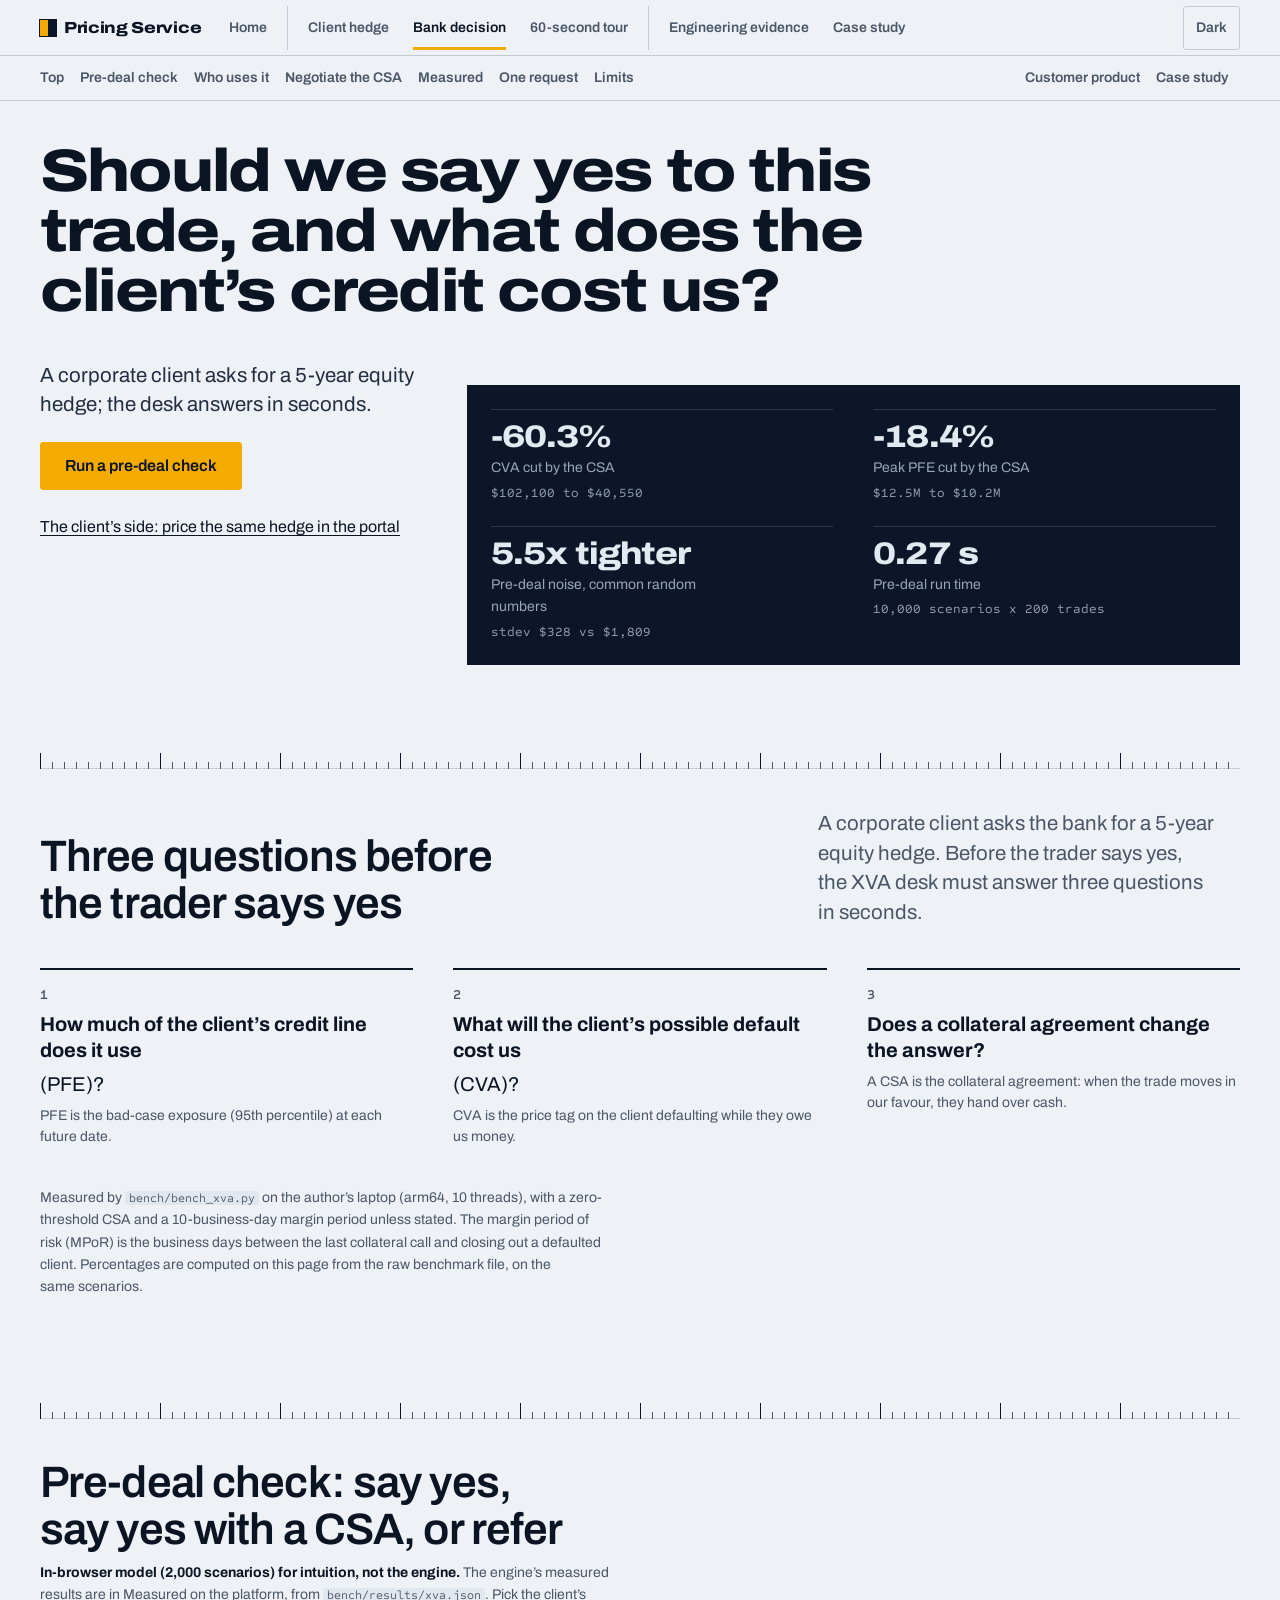
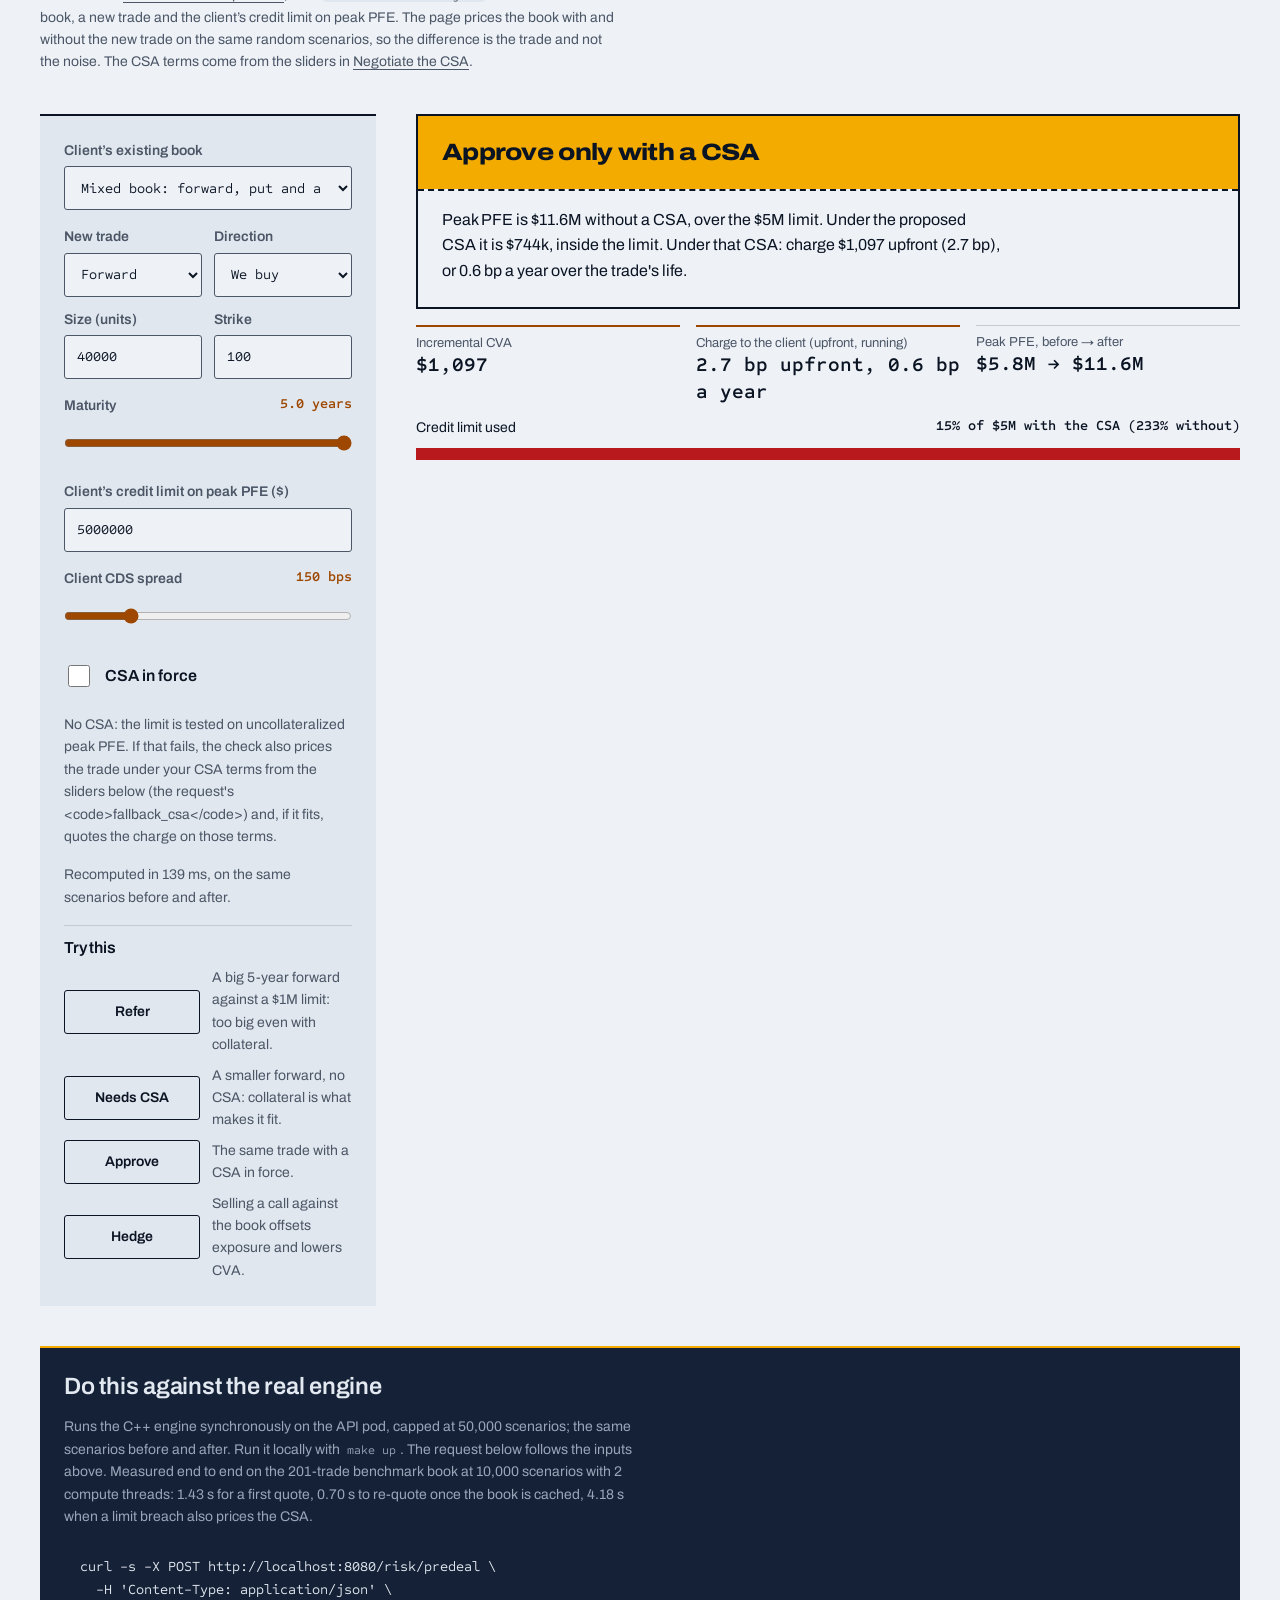
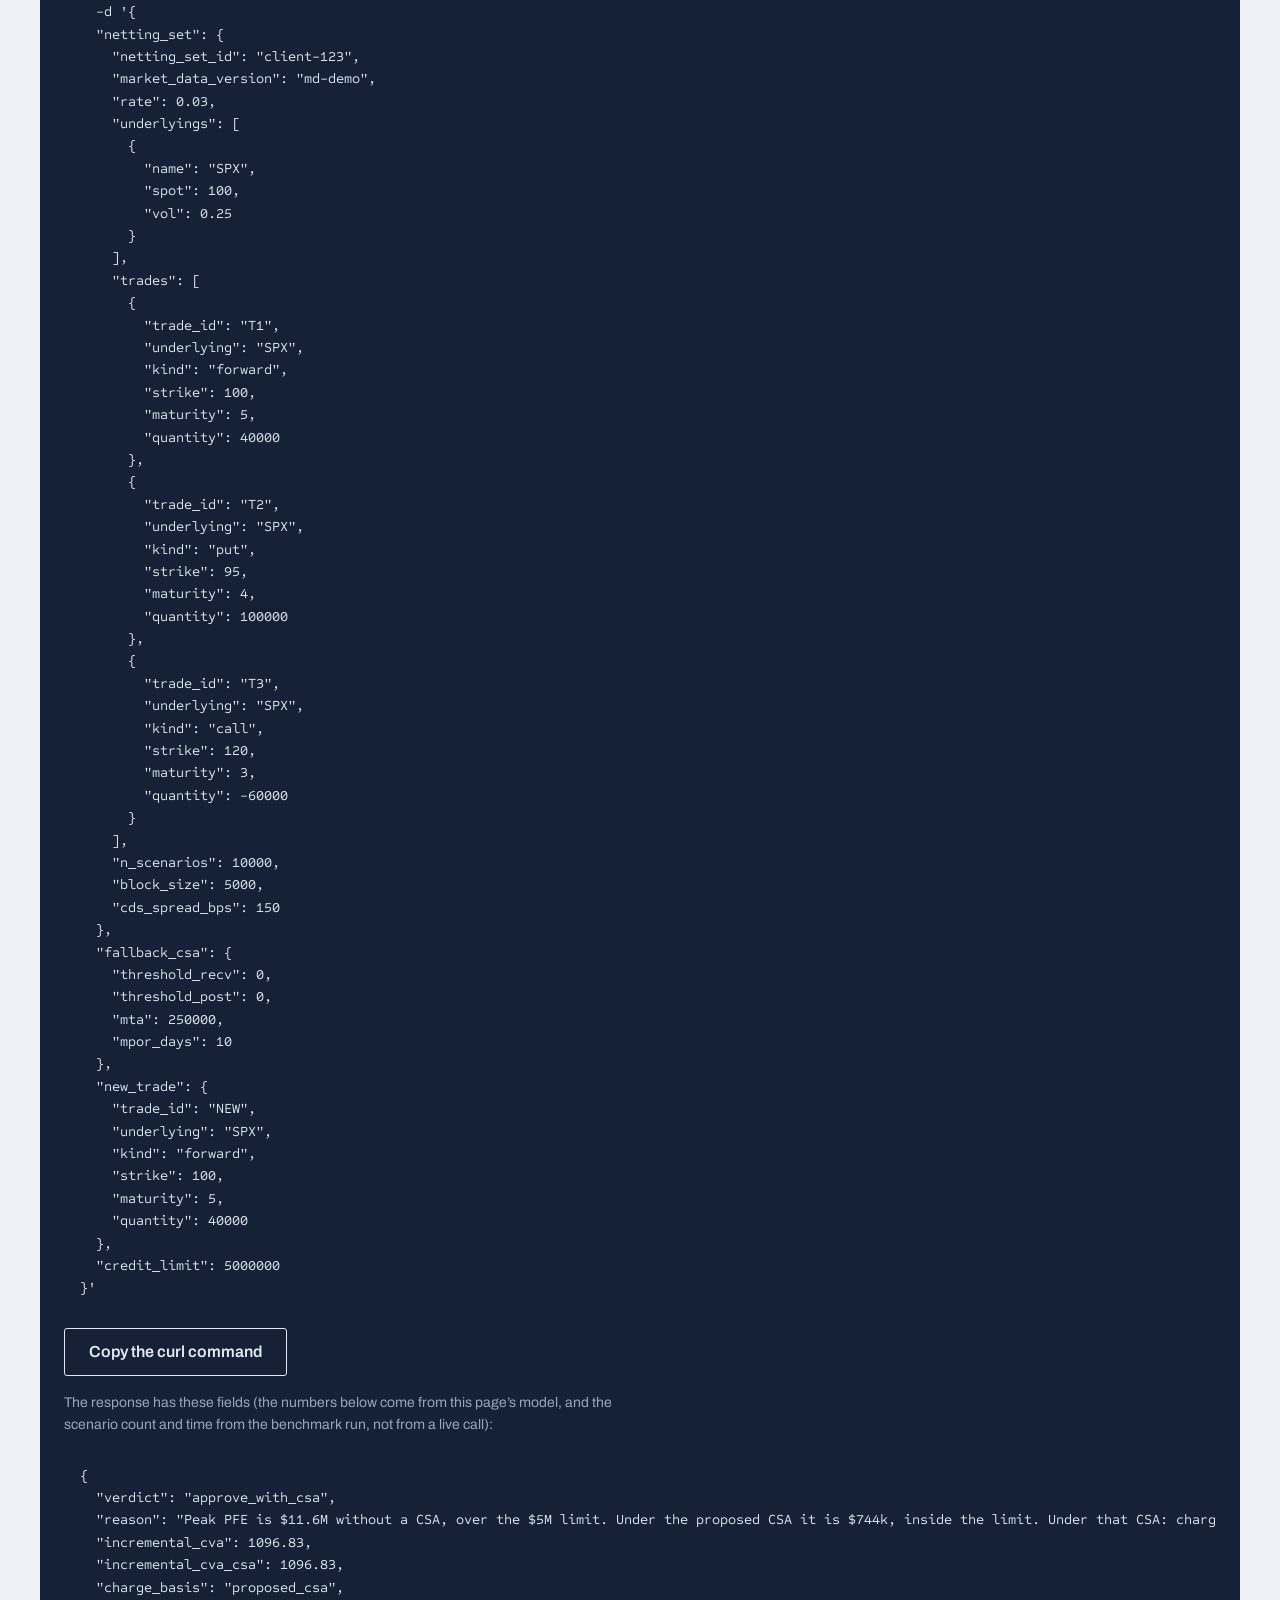
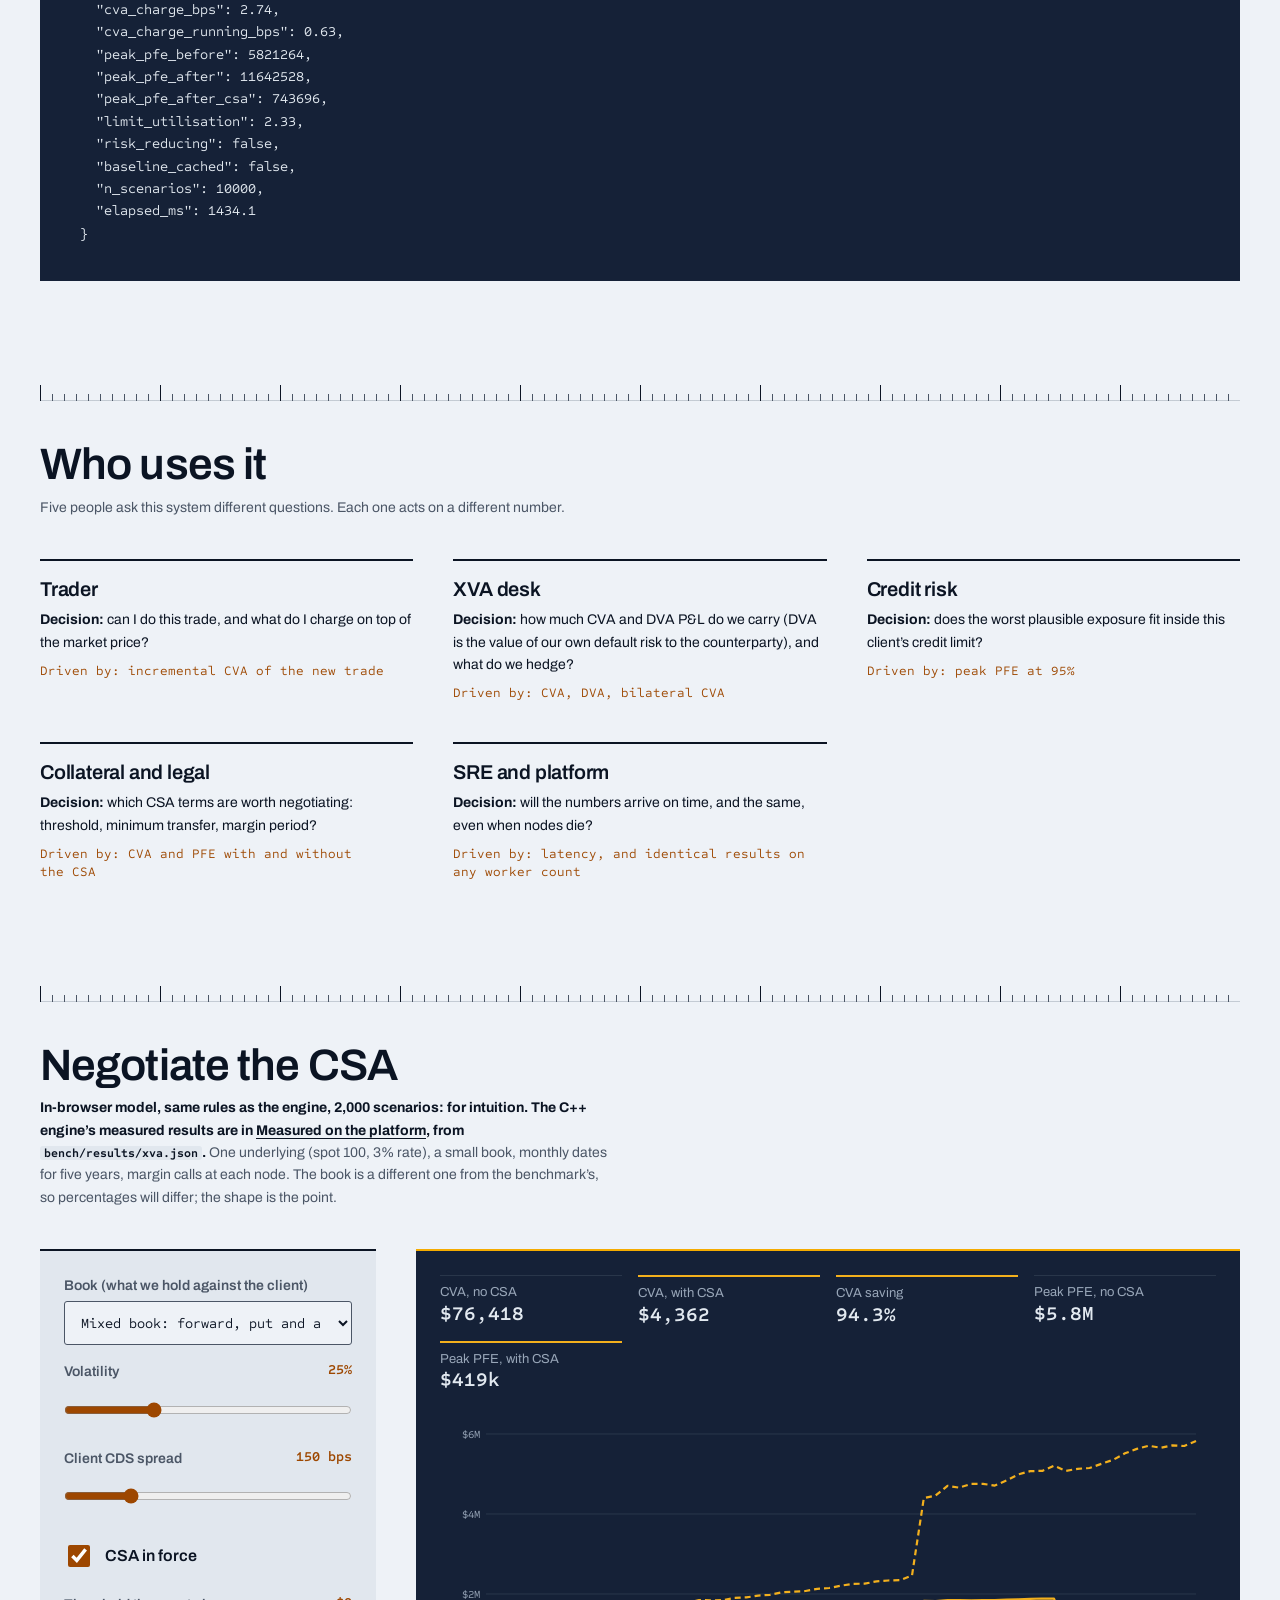
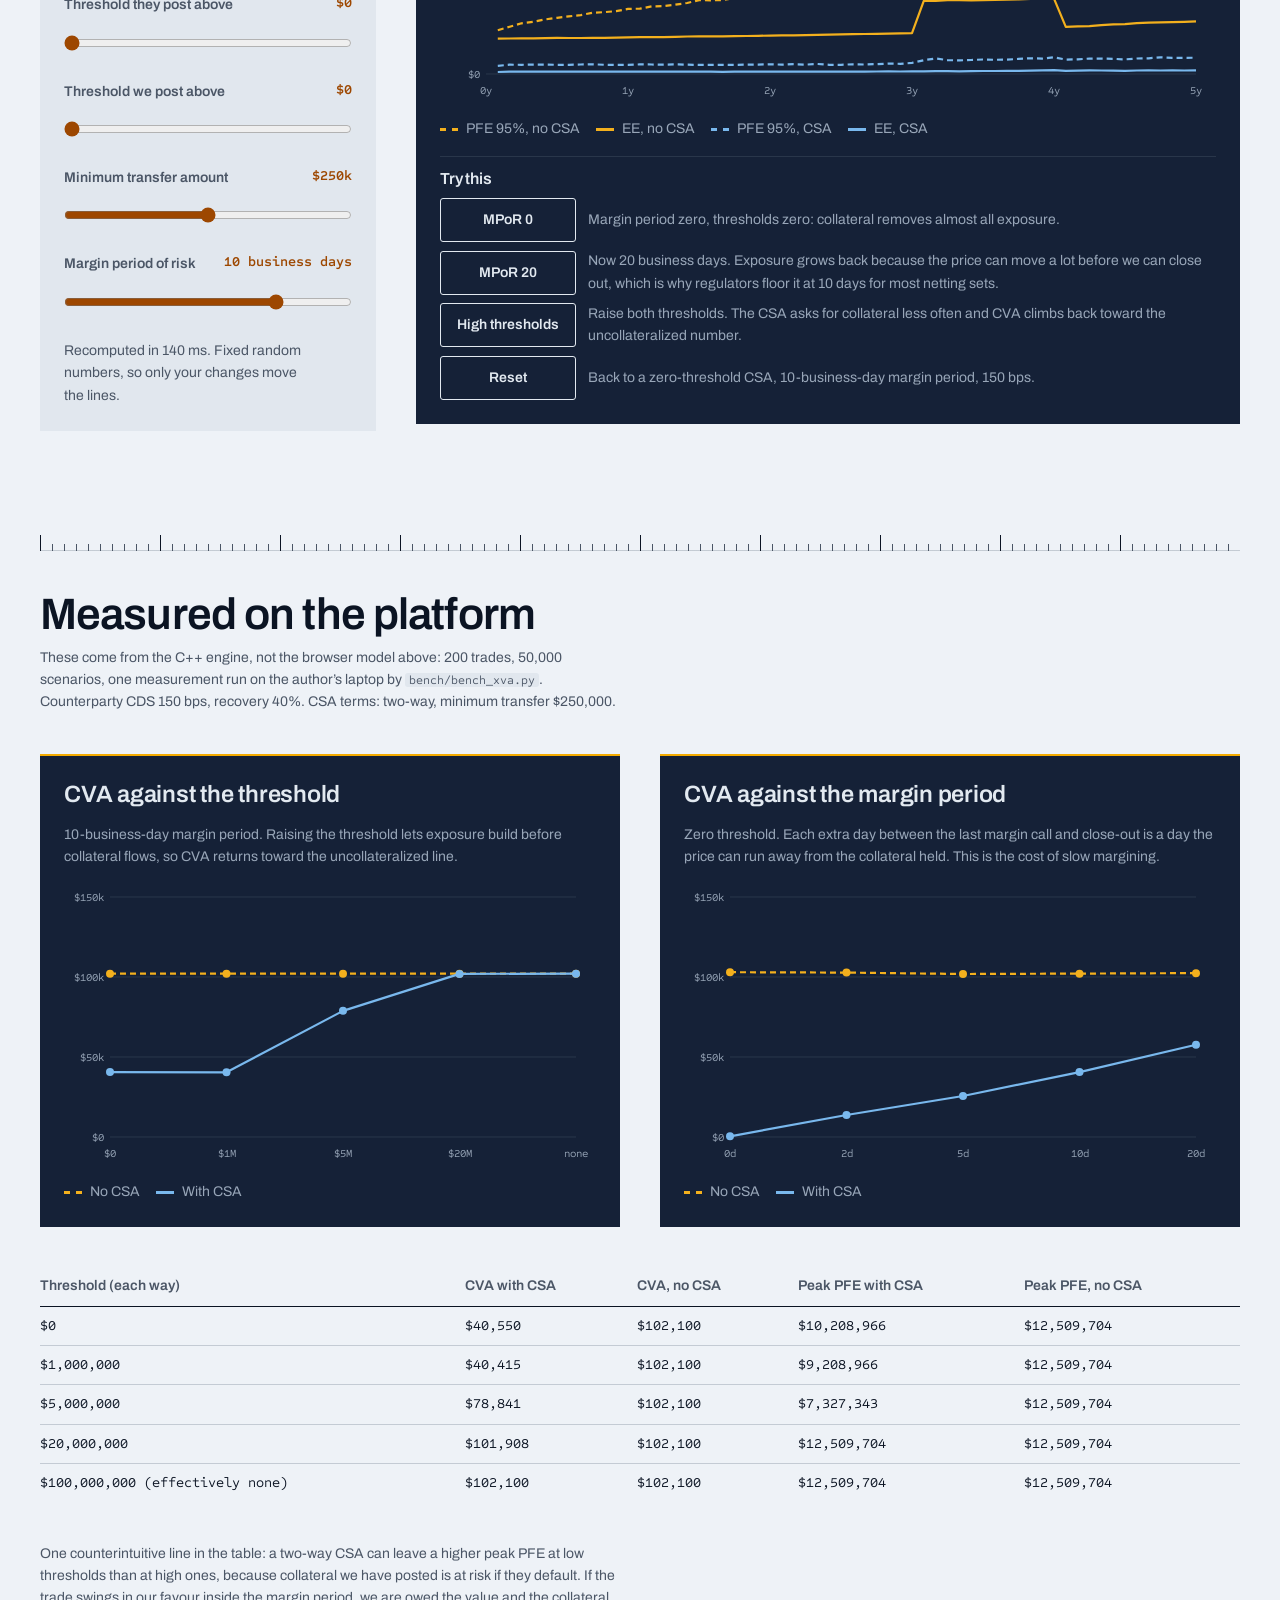
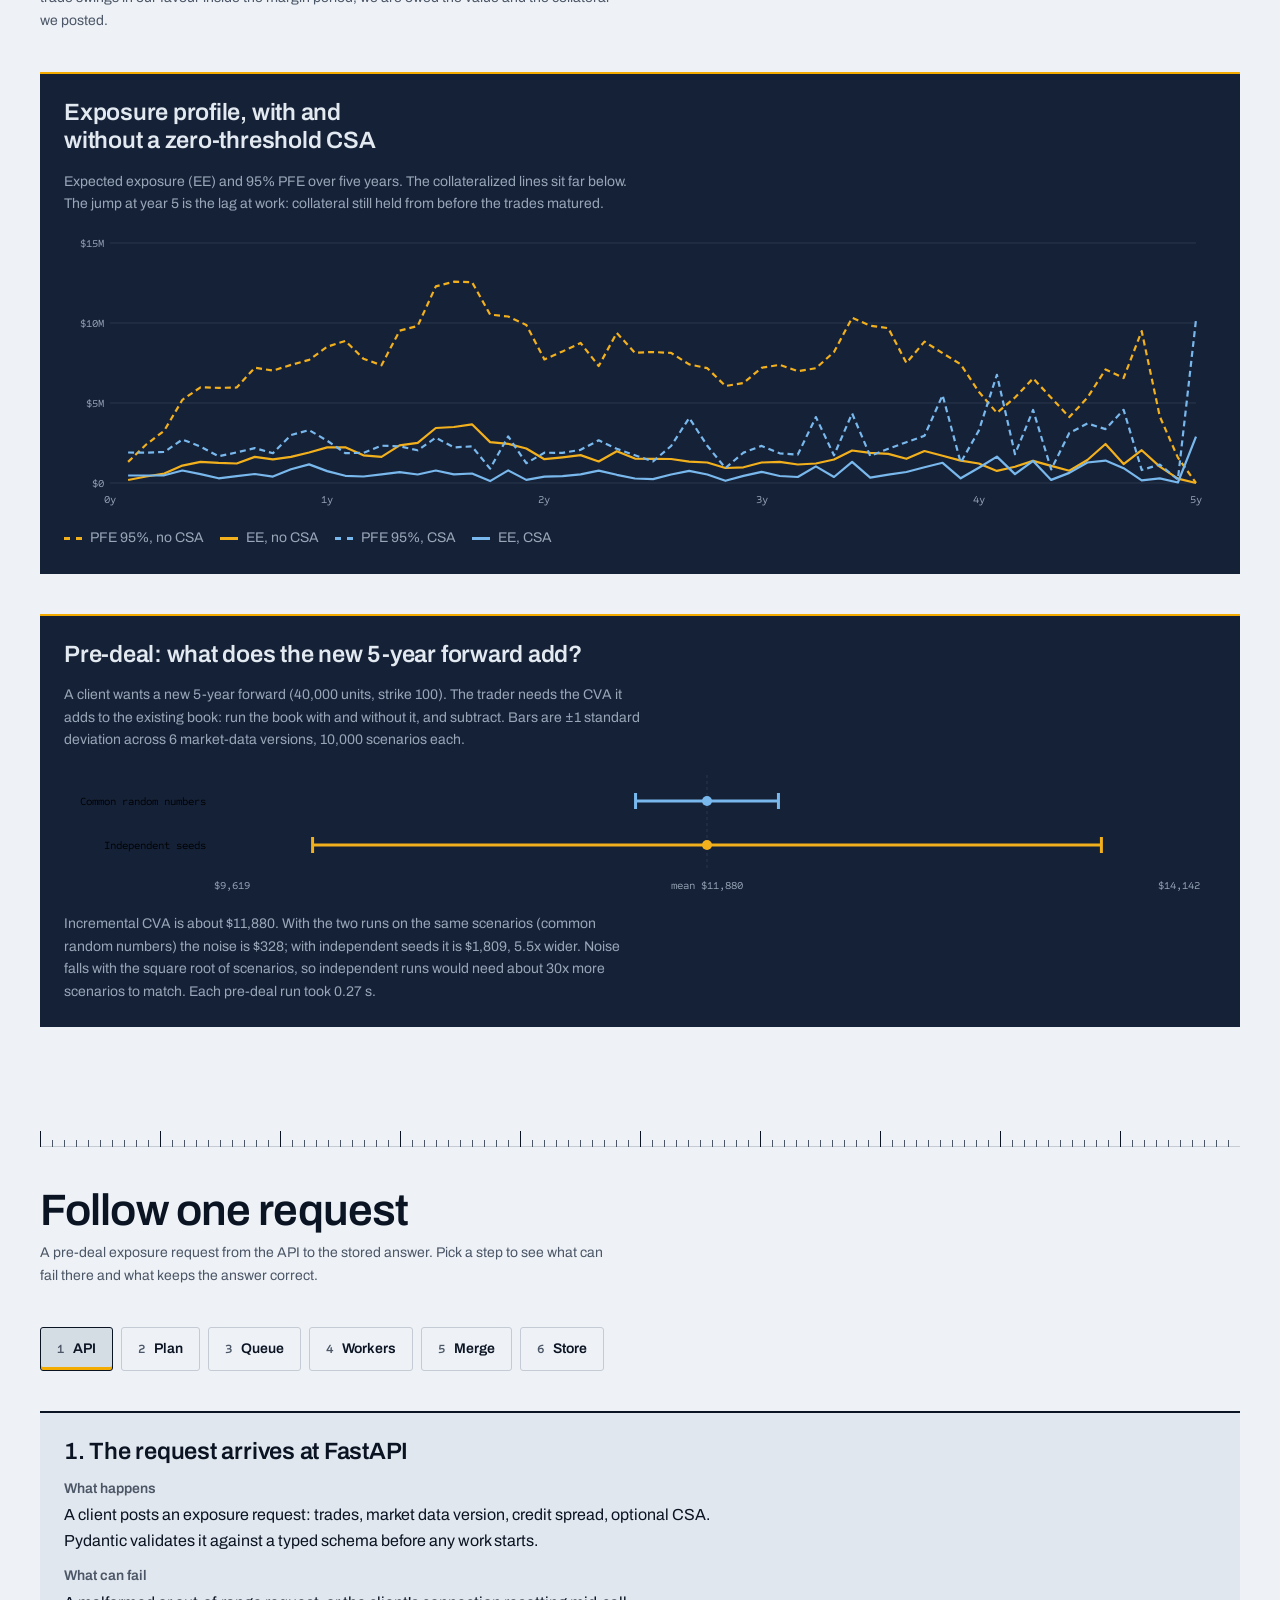
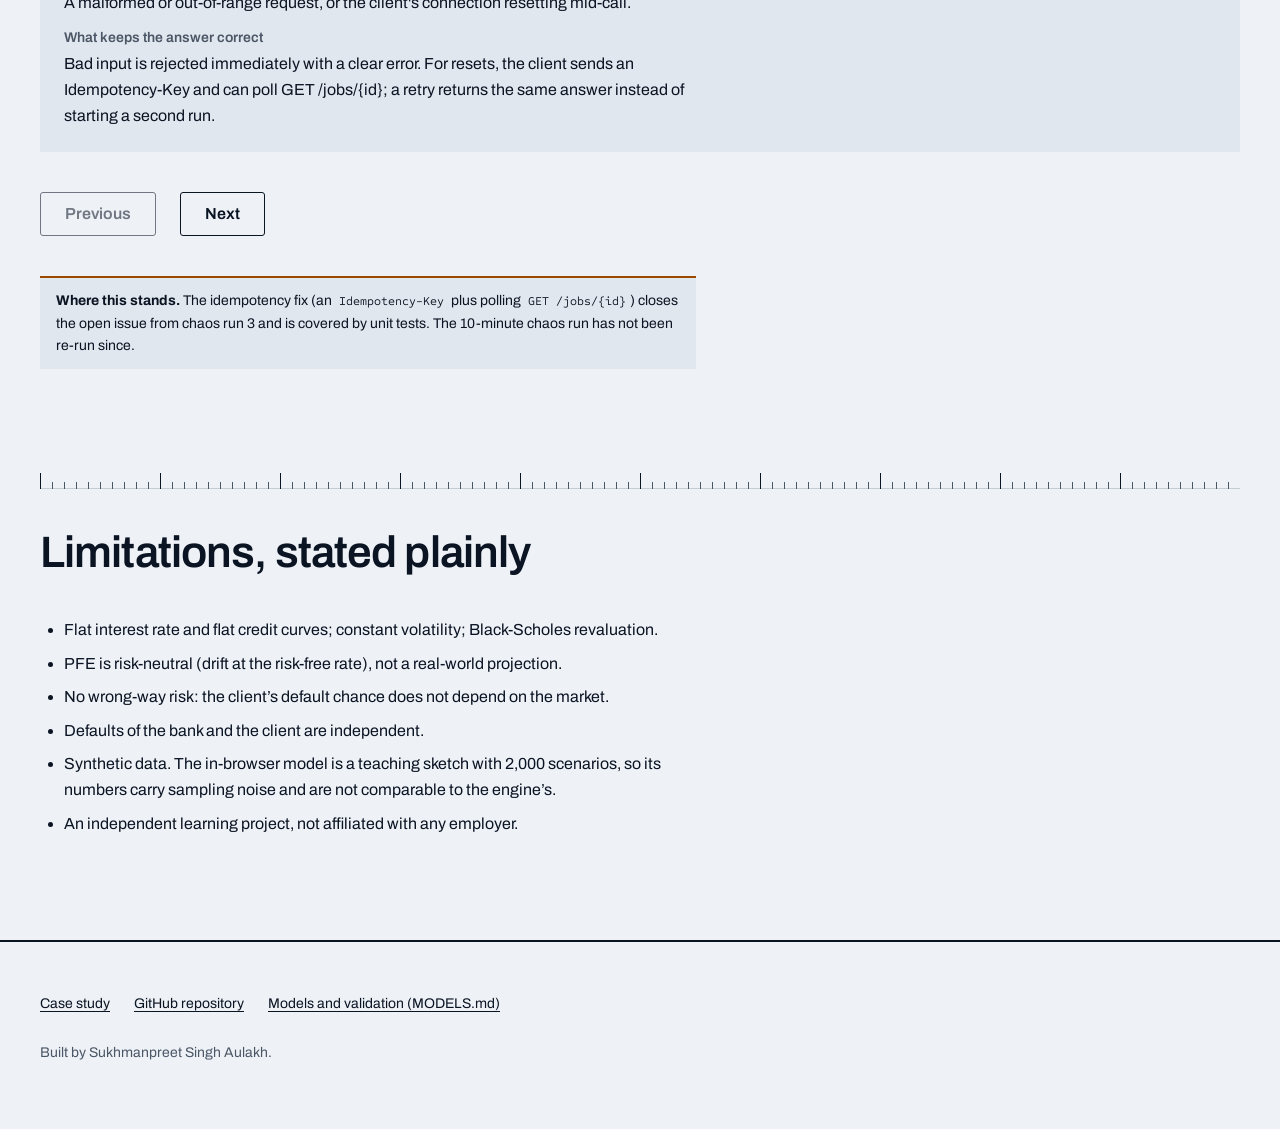
<file: docs/desk.html>
<!doctype html>
<html lang="en"><head><meta charset="utf-8"><meta name="viewport" content="width=device-width, initial-scale=1, viewport-fit=cover">
<title>XVA desk: try the CSA</title>
<meta name="description" content="Negotiate a collateral agreement in your browser and watch credit exposure and CVA move, then see the same effects measured on the C++ engine.">
<meta name="author" content="Sukhmanpreet Singh Aulakh">
<link rel="preconnect" href="https://fonts.googleapis.com"><link rel="preconnect" href="https://fonts.gstatic.com" crossorigin>
<link rel="stylesheet" href="https://fonts.googleapis.com/css2?family=Archivo:wdth,wght@62..125,400..800&family=Sometype+Mono:wght@400;600&display=swap">
<link rel="stylesheet" href="assets/site.css">
<style>
/* Hallmark · shape: Split Ticket, both halves: an open ruled blotter for the decision and its inputs, console panels for the engine and the measured charts · genre: modern-minimal · theme: custom (by request), docs/assets/DESIGN.md · signature: the decision cut as a ticket stub, the figures set in the system's mono · v2.0.0 */
/* Hallmark · pre-emit critique: P4 H4 E4 S4 R4 V4 · weakest: S, the desk is a working tool so it shows live instruments and a verdict rather than photography; charts read their colours from the console tokens */
/* Hallmark · dismissed 58 · answered: the pre-deal check, the CSA simulator and the request and response are the working demo, and each figure is one a reader checks */
.console { --s1: var(--color-steel); --s2: var(--color-signal-text); }
.sh { display: grid; gap: var(--space-xs); }
.sh p, .note { font-size: var(--text-sm); color: var(--color-muted); max-width: 72ch; }
.sh p b { color: var(--color-ink); }
.sec > .container > .sh + * { margin-top: 0; }
.qs { list-style: none; margin: 0; padding: 0; display: grid; grid-template-columns: repeat(3, minmax(0, 1fr)); gap: var(--space-lg) var(--gap-columns); counter-reset: q; }
.qs li { display: grid; gap: var(--space-xs); align-content: start; padding-top: var(--space-md); border-top: var(--rule-heavy) solid var(--color-ink); counter-increment: q; font-size: var(--text-lg); line-height: 1.3; }
.qs li::before { content: counter(q); font: 600 var(--text-sm) var(--font-mono); color: var(--color-muted); }
.qs li span { font-size: var(--text-sm); color: var(--color-muted); line-height: 1.5; }
.sim { display: grid; grid-template-columns: minmax(0, 21rem) minmax(0, 1fr); gap: var(--space-lg) var(--gap-columns); align-items: start; }
.panel { display: grid; gap: var(--space-md); align-content: start; padding: var(--space-lg); min-width: 0; background: var(--color-paper-2); color: var(--color-ink); border-top: var(--rule-heavy) solid var(--color-ink); }
.panel.out { background: transparent; padding: 0; border-top: 0; }
.panel.console { border-top-color: var(--color-accent); }
.panel h3 { padding-top: 0; border-top: 0; font-size: var(--text-title); }
.fm { gap: var(--space-md); }
.fm label, .fm .lab { display: grid; gap: var(--space-2xs); font-size: var(--text-sm); font-weight: 600; color: var(--color-muted); }
.fm .row, .figs + div .row { display: flex; justify-content: space-between; gap: var(--space-xs); }
.fm output { font: 600 var(--text-sm) var(--font-mono); color: var(--color-signal-text); }
.fm fieldset { display: grid; gap: var(--space-md); }
.fm fieldset[disabled] { opacity: 0.5; cursor: not-allowed; }
.fm fieldset[disabled] * { cursor: not-allowed; }
.fm select, .fm input[type="number"] { width: 100%; min-height: 44px; padding: var(--space-xs) var(--space-sm); border: var(--rule-hair) solid var(--color-muted); border-radius: var(--radius-control); background: var(--color-paper); color: var(--color-ink); font: 400 var(--text-sm)/1.3 var(--font-mono); font-variant-numeric: tabular-nums; }
.fm select:hover, .fm input[type="number"]:hover { border-color: var(--color-ink); }
.fm input[type="range"] { width: 100%; flex: none; }
.fm .check { display: flex; align-items: center; gap: var(--space-sm); min-height: 44px; font-size: var(--text-md); color: var(--color-ink); }
.fm .check input { width: 22px; height: 22px; accent-color: var(--color-signal-text); }
.two2 { display: grid; grid-template-columns: repeat(2, minmax(0, 1fr)); gap: var(--space-sm); }
.try { display: grid; gap: var(--space-xs); padding-top: var(--space-sm); border-top: var(--rule-hair) solid var(--color-rule); }
.try h3 { font: 600 var(--text-md)/1.3 var(--font-body); }
.try .t { display: grid; grid-template-columns: 8.5rem minmax(0, 1fr); gap: var(--space-2xs) var(--space-sm); align-items: center; font-size: var(--text-sm); color: var(--color-muted); }
.try .btn { min-height: 44px; padding: 0 var(--space-sm); font-size: var(--text-sm); }
.figs { display: grid; grid-template-columns: repeat(auto-fit, minmax(9.5rem, 1fr)); gap: var(--space-sm) var(--space-md); margin-bottom: var(--space-sm); }
.figs > div { min-width: 0; padding-top: var(--space-xs); border-top: var(--rule-hair) solid var(--color-rule); }
.figs .hl { border-top: var(--rule-heavy) solid var(--color-signal-text); }
.figs small { display: block; font-size: var(--text-xs); color: var(--color-muted); line-height: 1.3; }
.figs b { font: 600 var(--text-lg)/1.3 var(--font-mono); font-variant-numeric: tabular-nums; overflow-wrap: anywhere; }
.panel.out .figs { margin-top: var(--space-md); }
.panel.out .figs b { color: var(--color-ink); }
.util { display: flex; justify-content: space-between; gap: var(--space-sm); font-size: var(--text-sm); }
.util b { font: 600 var(--text-sm) var(--font-mono); text-align: right; }
.meter { height: var(--space-sm); margin-top: var(--space-xs); background: var(--color-paper-3); overflow: hidden; }
.meter i { display: block; width: 100%; height: 100%; background: var(--color-ok); transform-origin: left; transition: transform var(--dur-short) var(--ease-out); }
.meter i.warn { background: var(--color-signal-text); } .meter i.bad { background: var(--color-fault); }
.badge { display: inline-flex; justify-self: start; min-height: 28px; align-items: center; padding: 0 var(--space-sm); border: var(--rule-hair) solid var(--color-ok); border-radius: var(--radius-control); font-size: var(--text-sm); font-weight: 600; color: var(--color-ok); }
.legend { display: flex; flex-wrap: wrap; gap: var(--space-2xs) var(--space-md); font-size: var(--text-sm); color: var(--color-muted); margin: 0; padding: 0; list-style: none; }
.legend i { display: inline-block; width: 18px; height: 0; border-top: 3px solid; vertical-align: middle; margin-right: var(--space-xs); }
.legend i.d { border-top-style: dashed; }
.chart { position: relative; }
.chart svg { width: 100%; height: auto; display: block; font-family: var(--font-body); touch-action: pan-y; }
.chart .grid { stroke: var(--color-rule); stroke-width: 1; }
.chart .axis { font: 11px var(--font-mono); fill: var(--color-muted); }
.chart .cross { stroke: var(--color-ink); stroke-width: 1; opacity: 0.45; }
.tip { position: absolute; top: var(--space-2xs); pointer-events: none; background: var(--color-paper-3); color: var(--color-ink); border: var(--rule-hair) solid var(--color-rule); border-radius: var(--radius-control); padding: var(--space-xs); font-size: var(--text-xs); line-height: 1.4; white-space: nowrap; z-index: var(--z-raised); }
.tip b { font-family: var(--font-mono); font-weight: 600; }
.copyrow { display: flex; flex-wrap: wrap; align-items: center; gap: var(--space-sm); }
.two { display: grid; grid-template-columns: repeat(auto-fit, minmax(min(100%, 19rem), 1fr)); gap: var(--space-lg) var(--gap-columns); align-items: start; }
.two > * { min-width: 0; }
.who { display: grid; grid-template-columns: repeat(3, minmax(0, 1fr)); gap: var(--space-xl) var(--gap-columns); }
.who > div { display: grid; gap: var(--space-xs); align-content: start; padding-top: var(--space-md); border-top: var(--rule-heavy) solid var(--color-ink); min-width: 0; }
.who h3 { font-size: var(--text-lg); }
.who .q { font-size: var(--text-sm); }
.who .n { font: 400 var(--text-xs)/1.4 var(--font-mono); color: var(--color-signal-text); }
.stepbar button[aria-current="step"] { background: var(--color-paper-3); border-color: var(--color-ink); box-shadow: inset 0 -3px 0 var(--color-accent); }
.stepbar button span { margin-right: var(--space-xs); font: 600 var(--text-xs) var(--font-mono); color: var(--color-muted); }
.stepbody { gap: var(--space-sm); }
.stepbody dl { margin: 0; display: grid; gap: var(--space-sm); }
.stepbody dt { font-size: var(--text-sm); font-weight: 600; color: var(--color-muted); }
.stepbody dd { margin: var(--space-3xs) 0 0; max-width: 72ch; }
.nav2 { margin-top: 0; }
.nav2 .btn { min-height: 44px; }
ul.tight { margin: 0; padding-left: var(--space-lg); display: grid; gap: var(--space-xs); max-width: 76ch; }
@media (max-width: 60rem) { .sim, .qs, .who { grid-template-columns: minmax(0, 1fr); } }
@media (max-width: 40rem) { .try .t { grid-template-columns: minmax(0, 1fr); } .panel { padding: var(--space-md); } }
@media (prefers-reduced-motion: reduce) { .meter i { transition: none; } }
</style>
<script src="assets/site.js"></script>
</head>
<body>
<nav class="sitenav" aria-label="Site"><div class="sitenav-in">
  <a class="mark" href="index.html" aria-label="Distributed Pricing Service, home"><span class="glyph" aria-hidden="true"></span><span class="wm">Pricing Service</span></a>
  <ul><li><a href="index.html">Home</a></li><li class="g"><a href="portal.html">Client hedge</a></li><li><a href="desk.html#predeal" aria-current="page">Bank decision</a></li><li><a href="kit.html">60-second tour</a></li><li class="g"><a href="platform.html">Engineering evidence</a></li><li><a href="case-study.html">Case study</a></li></ul>
  <button class="theme-btn" type="button">Dark</button>
</div></nav>
<nav class="subnav" aria-label="Sections"><ul>
  <li><a href="#top">Top</a></li><li><a href="#predeal">Pre-deal check</a></li><li><a href="#who">Who uses it</a></li><li><a href="#play">Negotiate the CSA</a></li><li><a href="#measured">Measured</a></li><li><a href="#request">One request</a></li><li><a href="#limits">Limits</a></li>
  <li class="sp" aria-hidden="true"></li>
  <li><a href="portal.html">Customer product</a></li><li><a href="case-study.html">Case study</a></li>
</ul></nav>
<main id="top">
<header class="hero"><div class="container hero-top">
  <h1 class="h1-s">Should we say yes to this trade, and what does the client&rsquo;s credit cost us?</h1>
  <div class="hero-grid">
    <div class="hero-copy">
      <p class="lede">A corporate client asks for a 5-year equity hedge; the desk answers in seconds.</p>
      <div class="btns"><a class="btn" href="#predeal">Run a pre-deal check</a></div>
      <p class="sub"><a href="portal.html?n=5000000&amp;t=2">The client&rsquo;s side: price the same hedge in the portal</a></p>
    </div>
    <ul class="strip console" id="tiles" aria-label="Four measured results"></ul>
  </div>
</div></header>

<section class="sec" id="questions" aria-labelledby="q-h"><div class="container">
  <div class="sec-head"><h2 id="q-h">Three questions before the trader says yes</h2>
  <p>A corporate client asks the bank for a 5-year equity hedge. Before the trader says yes, the XVA desk must answer three questions in seconds.</p></div>
  <ol class="qs">
    <li><b>How much of the client&rsquo;s credit line does it use</b> (PFE)?<span>PFE is the bad-case exposure (95th percentile) at each future date.</span></li>
    <li><b>What will the client&rsquo;s possible default cost us</b> (CVA)?<span>CVA is the price tag on the client defaulting while they owe us money.</span></li>
    <li><b>Does a collateral agreement change the answer?</b><span>A CSA is the collateral agreement: when the trade moves in our favour, they hand over cash.</span></li>
  </ol>
  <p class="note">Measured by <code>bench/bench_xva.py</code> on the author&rsquo;s laptop (<span id="mach"></span>), with a zero-threshold CSA and a 10-business-day margin period unless stated. The margin period of risk (MPoR) is the business days between the last collateral call and closing out a defaulted client. Percentages are computed on this page from the raw benchmark file, on the same scenarios.</p>
</div></div></section>


<section class="sec" id="predeal" aria-labelledby="pd-h"><div class="container">
  <div class="sh"><h2 id="pd-h">Pre-deal check: say yes, say yes with a CSA, or refer</h2>
  <p class="note"><b>In-browser model (2,000 scenarios) for intuition, not the engine.</b> The engine&rsquo;s measured results are in <a href="#measured">Measured on the platform</a>, from <code>bench/results/xva.json</code>. Pick the client’s book, a new trade and the client’s credit limit on peak PFE. The page prices the book with and without the new trade on the same random scenarios, so the difference is the trade and not the noise. The CSA terms come from the sliders in <a href="#play">Negotiate the CSA</a>.</p></div>
  <div class="sim">
    <form class="panel fm" id="pdctl" onsubmit="return false" aria-label="Pre-deal inputs">
      <label>Client’s existing book
        <select id="pd-preset">
          <option value="puts">Long put book</option>
          <option value="fwds">Two long forwards</option>
          <option value="mixed" selected>Mixed book: forward, put and a short call</option>
        </select></label>
      <fieldset>
        <legend class="sr">New trade</legend>
        <div class="two2">
          <label>New trade<select id="pd-kind"><option value="fwd" selected>Forward</option><option value="call">Call</option><option value="put">Put</option></select></label>
          <label>Direction<select id="pd-dir"><option value="1" selected>We buy</option><option value="-1">We sell</option></select></label>
          <label>Size (units)<input type="number" id="pd-size" min="1000" max="500000" step="1000" value="40000" inputmode="numeric"></label>
          <label>Strike<input type="number" id="pd-strike" min="50" max="200" step="1" value="100" inputmode="decimal"></label>
        </div>
        <label><span class="row">Maturity <output id="o-pd-mat" for="pd-mat"></output></span><input type="range" id="pd-mat" min="0.5" max="5" step="0.5" value="5"></label>
      </fieldset>
      <label>Client’s credit limit on peak PFE ($)<input type="number" id="pd-limit" min="100000" max="100000000" step="100000" value="5000000" inputmode="numeric"></label>
      <label><span class="row">Client CDS spread <output id="o-pd-cds" for="pd-cds"></output></span><input type="range" id="pd-cds" min="25" max="600" step="25" value="150"></label>
      <label class="check"><input type="checkbox" id="pd-csa"> CSA in force</label>
      <p class="note" id="pd-terms"></p>
      <p class="note" id="pd-speed"></p>
      <div class="try">
        <h3>Try this</h3>
        <div class="t"><button type="button" class="btn ghost" data-pd="refer">Refer</button><span>A big 5-year forward against a $1M limit: too big even with collateral.</span></div>
        <div class="t"><button type="button" class="btn ghost" data-pd="needcsa">Needs CSA</button><span>A smaller forward, no CSA: collateral is what makes it fit.</span></div>
        <div class="t"><button type="button" class="btn ghost" data-pd="approve">Approve</button><span>The same trade with a CSA in force.</span></div>
        <div class="t"><button type="button" class="btn ghost" data-pd="hedge">Hedge</button><span>Selling a call against the book offsets exposure and lowers CVA.</span></div>
      </div>
    </form>
    <div class="panel out">
      <div role="status" aria-live="polite" aria-atomic="true" id="pd-out">
        <div class="decision" id="pd-verdict" data-v=""><div class="stub"><h3 class="dword" id="pd-vt">-</h3></div><div class="dbody"><p id="pd-reason"></p><span class="badge" id="pd-rr" hidden></span></div></div>
        <div class="figs">
          <div class="hl"><small>Incremental CVA</small><b id="pd-cva">-</b></div>
          <div class="hl"><small>Charge to the client (upfront, running)</small><b id="pd-bp">-</b></div>
          <div><small>Peak PFE, before &rarr; after</small><b id="pd-pfe">-</b></div>
        </div>
        <div><div class="row util"><span>Credit limit used</span><b id="pd-util">-</b></div>
          <div class="meter" aria-hidden="true"><i id="pd-bar" style="transform:scaleX(0)"></i></div></div>
      </div>
    </div>
  </div>
  <div class="panel console eng">
    <h3>Do this against the real engine</h3>
    <p class="note">Runs the C++ engine synchronously on the API pod, capped at 50,000 scenarios; the same scenarios before and after. Run it locally with <code>make up</code>. The request below follows the inputs above. <span id="pd-latency"></span></p>
    <pre id="pd-curl" tabindex="0" aria-label="curl example"></pre>
    <div class="copyrow"><button type="button" class="btn ghost" id="pd-copy">Copy the curl command</button> <span class="note" id="pd-copied" role="status" aria-live="polite"></span></div>
    <p class="note">The response has these fields (the numbers below come from this page’s model, and the scenario count and time from the benchmark run, not from a live call):</p>
    <pre id="pd-resp" tabindex="0" aria-label="sample response"></pre>
  </div>
</div></section>

<section class="sec" id="who" aria-labelledby="who-h"><div class="container">
  <div class="sh"><h2 id="who-h">Who uses it</h2><p class="note">Five people ask this system different questions. Each one acts on a different number.</p></div>
  <div class="who">
    <div><h3>Trader</h3><p class="q"><b>Decision:</b> can I do this trade, and what do I charge on top of the market price?</p><p class="n">Driven by: incremental CVA of the new trade</p></div>
    <div><h3>XVA desk</h3><p class="q"><b>Decision:</b> how much CVA and DVA P&amp;L do we carry (DVA is the value of our own default risk to the counterparty), and what do we hedge?</p><p class="n">Driven by: CVA, DVA, bilateral CVA</p></div>
    <div><h3>Credit risk</h3><p class="q"><b>Decision:</b> does the worst plausible exposure fit inside this client’s credit limit?</p><p class="n">Driven by: peak PFE at 95%</p></div>
    <div><h3>Collateral and legal</h3><p class="q"><b>Decision:</b> which CSA terms are worth negotiating: threshold, minimum transfer, margin period?</p><p class="n">Driven by: CVA and PFE with and without the CSA</p></div>
    <div><h3>SRE and platform</h3><p class="q"><b>Decision:</b> will the numbers arrive on time, and the same, even when nodes die?</p><p class="n">Driven by: latency, and identical results on any worker count</p></div>
  </div>
</div></section>

<section class="sec" id="play" aria-labelledby="play-h"><div class="container">
  <div class="sh"><h2 id="play-h">Negotiate the CSA</h2>
  <p class="note"><b>In-browser model, same rules as the engine, 2,000 scenarios: for intuition. The C++ engine&rsquo;s measured results are in <a href="#measured">Measured on the platform</a>, from <code>bench/results/xva.json</code>.</b> One underlying (spot 100, 3% rate), a small book, monthly dates for five years, margin calls at each node. The book is a different one from the benchmark’s, so percentages will differ; the shape is the point.</p></div>
  <div class="sim">
    <form class="panel fm" id="ctl" onsubmit="return false" aria-label="Simulation inputs">
      <label>Book (what we hold against the client)
        <select id="preset">
          <option value="puts">Long put book: client wrote us downside protection</option>
          <option value="fwds">Client hedges with forwards: we are long two forwards</option>
          <option value="mixed" selected>Mixed book: forward, put and a short call</option>
        </select></label>
      <label><span class="row">Volatility <output id="o-vol" for="vol"></output></span><input type="range" id="vol" min="10" max="60" step="1" value="25"></label>
      <label><span class="row">Client CDS spread <output id="o-cds" for="cds"></output></span><input type="range" id="cds" min="25" max="600" step="25" value="150"></label>
      <label class="check"><input type="checkbox" id="csa" checked> CSA in force</label>
      <fieldset id="csaset">
        <legend class="sr">CSA terms</legend>
        <label><span class="row">Threshold they post above <output id="o-tr" for="tr"></output></span><input type="range" id="tr" min="0" max="7" step="1" value="0"></label>
        <label><span class="row">Threshold we post above <output id="o-tp" for="tp"></output></span><input type="range" id="tp" min="0" max="7" step="1" value="0"></label>
        <label><span class="row">Minimum transfer amount <output id="o-mta" for="mta"></output></span><input type="range" id="mta" min="0" max="4" step="1" value="2"></label>
        <label><span class="row">Margin period of risk <output id="o-mpor" for="mpor"></output></span><input type="range" id="mpor" min="0" max="4" step="1" value="3"></label>
      </fieldset>
      <p class="note" id="speed"></p>
    </form>
    <div class="panel console">
      <div class="figs" role="status" aria-live="polite" aria-atomic="true" id="bignums">
        <div><small>CVA, no CSA</small><b id="n-cva">-</b></div>
        <div class="hl"><small>CVA, with CSA</small><b id="n-cvac">-</b></div>
        <div class="hl"><small>CVA saving</small><b id="n-save">-</b></div>
        <div><small>Peak PFE, no CSA</small><b id="n-peak">-</b></div>
        <div class="hl"><small>Peak PFE, with CSA</small><b id="n-peakc">-</b></div>
      </div>
      <div class="chart" id="c-sim"></div>
      <ul class="legend" id="lg-sim"></ul>
      <div class="try">
        <h3>Try this</h3>
        <div class="t"><button type="button" class="btn ghost" data-try="mpor0">MPoR 0</button><span>Margin period zero, thresholds zero: collateral removes almost all exposure.</span></div>
        <div class="t"><button type="button" class="btn ghost" data-try="mpor20">MPoR 20</button><span>Now 20 business days. Exposure grows back because the price can move a lot before we can close out, which is why regulators floor it at 10 days for most netting sets.</span></div>
        <div class="t"><button type="button" class="btn ghost" data-try="thr">High thresholds</button><span>Raise both thresholds. The CSA asks for collateral less often and CVA climbs back toward the uncollateralized number.</span></div>
        <div class="t"><button type="button" class="btn ghost" data-try="reset">Reset</button><span>Back to a zero-threshold CSA, 10-business-day margin period, 150 bps.</span></div>
      </div>
    </div>
  </div>
</div></section>

<section class="sec" id="measured" aria-labelledby="m-h"><div class="container">
  <div class="sh"><h2 id="m-h">Measured on the platform</h2>
  <p class="note">These come from the C++ engine, not the browser model above: 200 trades, 50,000 scenarios, one measurement run on the author’s laptop by <code>bench/bench_xva.py</code>. Counterparty CDS 150 bps, recovery 40%. CSA terms: two-way, minimum transfer $250,000.</p></div>
  <div class="two">
    <div class="panel console"><h3>CVA against the threshold</h3>
      <p class="note">10-business-day margin period. Raising the threshold lets exposure build before collateral flows, so CVA returns toward the uncollateralized line.</p>
      <div class="chart" id="c-thr"></div><ul class="legend" id="lg-thr"></ul></div>
    <div class="panel console"><h3>CVA against the margin period</h3>
      <p class="note">Zero threshold. Each extra day between the last margin call and close-out is a day the price can run away from the collateral held. This is the cost of slow margining.</p>
      <div class="chart" id="c-mpor"></div><ul class="legend" id="lg-mpor"></ul></div>
  </div>
  <div class="table-wrap"><table><caption class="sr">Threshold sweep</caption>
    <thead><tr><th>Threshold (each way)</th><th>CVA with CSA</th><th>CVA, no CSA</th><th>Peak PFE with CSA</th><th>Peak PFE, no CSA</th></tr></thead><tbody id="tb-thr"></tbody></table></div>
  <p class="note" id="pfe-note">One counterintuitive line in the table: a two-way CSA can leave a higher peak PFE at low thresholds than at high ones, because collateral we have posted is at risk if they default. If the trade swings in our favour inside the margin period, we are owed the value and the collateral we posted.</p>
  <div class="panel console"><h3>Exposure profile, with and without a zero-threshold CSA</h3>
    <p class="note">Expected exposure (EE) and 95% PFE over five years. The collateralized lines sit far below. The jump at year 5 is the lag at work: collateral still held from before the trades matured.</p>
    <div class="chart" id="c-prof"></div><ul class="legend" id="lg-prof"></ul></div>
  <div class="panel console"><h3>Pre-deal: what does the new 5-year forward add?</h3>
    <p class="note" id="pre-lead"></p>
    <div class="chart" id="c-pre"></div>
    <p class="note" id="pre-note"></p></div>
</div></section>

<section class="sec" id="request" aria-labelledby="r-h"><div class="container">
  <div class="sh"><h2 id="r-h">Follow one request</h2><p class="note">A pre-deal exposure request from the API to the stored answer. Pick a step to see what can fail there and what keeps the answer correct.</p></div>
  <div class="chips stepbar" role="group" aria-label="Request steps" id="steps"></div>
  <div class="panel stepbody" id="stepbody" aria-live="polite"></div>
  <div class="nav2 btns"><button type="button" class="btn ghost" id="prev">Previous</button><button type="button" class="btn ghost" id="next">Next</button></div>
  <div class="callout"><b>Where this stands.</b> The idempotency fix (an <code>Idempotency-Key</code> plus polling <code>GET /jobs/{id}</code>) closes the open issue from chaos run 3 and is covered by unit tests. The 10-minute chaos run has not been re-run since.</div>
</div></section>

<section class="sec" id="limits" aria-labelledby="l-h"><div class="container">
  <h2 id="l-h">Limitations, stated plainly</h2>
  <ul class="tight">
    <li>Flat interest rate and flat credit curves; constant volatility; Black-Scholes revaluation.</li>
    <li>PFE is risk-neutral (drift at the risk-free rate), not a real-world projection.</li>
    <li>No wrong-way risk: the client’s default chance does not depend on the market.</li>
    <li>Defaults of the bank and the client are independent.</li>
    <li>Synthetic data. The in-browser model is a teaching sketch with 2,000 scenarios, so its numbers carry sampling noise and are not comparable to the engine’s.</li>
    <li>An independent learning project, not affiliated with any employer.</li>
  </ul>
</div></section>

</main>
<footer class="foot"><div class="container">
  <nav aria-label="Links">
    <a href="case-study.html">Case study</a>
    <a href="https://github.com/SukhmanAulakh18/distributed-pricing-service">GitHub repository</a>
    <a href="https://github.com/SukhmanAulakh18/distributed-pricing-service/blob/main/docs/MODELS.md">Models and validation (MODELS.md)</a>
  </nav>
  <p>Built by Sukhmanpreet Singh Aulakh.</p>
</div></footer>

<script>
// Copied from bench/results/xva.json (measured on the author's laptop by bench/bench_xva.py).
const XVA = {"machine":"arm64, 10 threads","n_trades":200,"n_scenarios":50000,"units":"USD; 1,000 units per contract","counterparty":{"recovery":0.4,"cds_spread_bps":150.0},"own_credit":{"recovery":0.4,"cds_spread_bps":60.0},"uncollateralized":{"cva":102984.92,"peak_pfe":12578864.24,"epe":1563387.91,"dva":99714.92,"bilateral_cva":964.65,"seconds":1.25,"v0":-1407374.16},"profile":{"grid":[0.08333333333333333,0.16666666666666666,0.25,0.3333333333333333,0.4166666666666667,0.5,0.5833333333333334,0.6666666666666666,0.75,0.8333333333333334,0.9166666666666666,1.0,1.0833333333333333,1.1666666666666667,1.25,1.3333333333333333,1.4166666666666667,1.5,1.5833333333333333,1.6666666666666667,1.75,1.8333333333333333,1.9166666666666667,2.0,2.0833333333333335,2.1666666666666665,2.25,2.3333333333333335,2.4166666666666665,2.5,2.5833333333333335,2.6666666666666665,2.75,2.8333333333333335,2.9166666666666665,3.0,3.0833333333333335,3.1666666666666665,3.25,3.3333333333333335,3.4166666666666665,3.5,3.5833333333333335,3.6666666666666665,3.75,3.8333333333333335,3.9166666666666665,4.0,4.083333333333333,4.166666666666667,4.25,4.333333333333333,4.416666666666667,4.5,4.583333333333333,4.666666666666667,4.75,4.833333333333333,4.916666666666667,5.0],"ee":[185660.34,403817.29,590246.82,1090562.58,1325187.34,1255684.8,1218175.03,1633381.14,1474116.58,1630148.1,1904458.3,2224142.31,2231412.97,1731542.88,1630251.09,2348897.06,2511966.82,3440263.09,3499150.14,3666470.31,2555988.4,2451026.51,2154978.74,1485877.06,1607832.15,1741453.02,1341713.43,1984773.3,1526277.95,1513180.76,1503079.08,1328358.97,1280132.43,939815.78,980421.22,1282003.13,1322584.98,1157518.58,1217447.54,1467680.86,2032787.54,1879384.79,1817461.63,1510978.32,1997941.23,1707659.46,1401431.7,1218663.24,758598.18,1021534.02,1381900.72,1067743.61,765678.26,1435132.51,2439019.39,1178177.28,2052780.56,1026304.54,272418.72,0.0],"pfe":[1319669.44,2408571.43,3275179.17,5197122.58,5982894.96,5943447.13,5968515.06,7207441.93,7025923.06,7380541.42,7695794.0,8520964.18,8878775.65,7768824.61,7354928.5,9521698.46,9818839.07,12286634.8,12578864.24,12557556.64,10523976.24,10407731.41,9878577.05,7727054.69,8222255.42,8748360.66,7315138.31,9382652.19,8137824.02,8187442.1,8129461.27,7410936.58,7176747.68,6059977.66,6248965.26,7199394.31,7384400.7,6985754.81,7177511.03,8186712.08,10325682.91,9829236.73,9675756.24,7502657.65,8839626.93,8111120.82,7419302.47,5708075.16,4379895.62,5344172.44,6539113.75,5329722.17,4115975.3,5332027.48,7094064.51,6564782.43,9496273.21,4155643.61,1584995.55,0.0],"ene":[1595974.31,1824891.52,2015367.15,2183030.61,2312490.01,2503621.4,2812069.99,2498765.36,3099279.14,2724813.41,2157053.95,2051581.01,2492980.85,3213442.99,3098151.54,3006643.36,3020606.53,2952935.84,3057402.32,2824702.29,4156828.59,4128484.83,4999629.34,4605195.05,5129182.76,5347019.52,6115977.66,5657149.71,6319581.24,7218757.71,7309736.8,6205248.47,6088856.35,7416300.64,7469161.71,6659317.85,6717303.1,7110392.32,5960653.13,4990433.05,4373172.39,5176334.62,5156297.39,6032167.54,4971984.74,4184506.06,4146612.79,4032351.35,2956767.44,3281489.95,2456688.95,2775140.17,3026546.0,2512922.35,2090612.41,1151523.42,1040761.36,1223802.25,2943144.53,0.0],"ee_csa":[467236.19,470014.46,480078.25,783878.61,555566.33,293568.92,430214.22,561384.68,398299.9,857992.28,1160533.57,740713.51,448113.99,404330.04,543785.77,675698.64,530884.83,781992.48,536664.77,591427.58,118348.44,787783.97,193651.57,394556.14,427392.94,539896.99,775148.85,510226.31,284334.14,244241.42,531948.56,763338.89,531255.69,137564.66,443208.26,695565.7,436586.12,374213.78,1036266.0,374955.53,1316616.1,330785.41,527897.36,688070.98,988035.97,1260503.19,292034.61,950303.52,1648003.43,555928.06,1378686.26,195891.57,631460.62,1282751.14,1399772.83,925561.31,166766.81,289641.85,33027.37,2900200.13],"pfe_csa":[1903801.49,1902351.14,1939910.52,2715633.41,2277417.73,1670142.55,1912387.49,2184087.26,1861179.43,3002473.6,3309069.56,2642586.15,1869688.11,1882872.46,2331227.96,2296628.27,2041076.03,2832493.5,2226370.27,2290331.86,897025.9,2912177.07,1235900.43,1891422.03,1882470.43,2076321.77,2668351.25,2140383.38,1733382.39,1346970.3,2311684.99,4069510.69,2326705.7,935883.86,1900493.61,2319016.35,1856255.41,1775658.59,4120621.67,1733944.99,4349637.6,1691137.52,2139525.38,2549332.34,2949110.6,5486194.18,1273503.56,3272223.09,6763245.95,1801763.28,4563293.02,852289.76,3124389.6,3720432.59,3370921.44,4572390.69,812259.71,1151046.73,220444.76,10208965.6]},"thresholds":[{"threshold":0,"cva":40549.51,"peak_pfe":10208965.6,"epe":627078.36,"dva":14681.52,"bilateral_cva":24834.27,"seconds":2.38,"same_scenarios_uncollateralized":{"cva":102099.96,"peak_pfe":12509703.64,"epe":1550454.14,"dva":100556.91,"bilateral_cva":-748.17}},{"threshold":1000000,"cva":40414.71,"peak_pfe":9208965.6,"epe":623326.25,"dva":20446.17,"bilateral_cva":18957.18,"seconds":2.36,"same_scenarios_uncollateralized":{"cva":102099.96,"peak_pfe":12509703.64,"epe":1550454.14,"dva":100556.91,"bilateral_cva":-748.17}},{"threshold":5000000,"cva":78841.22,"peak_pfe":7327343.32,"epe":1199265.1,"dva":55061.57,"bilateral_cva":21991.37,"seconds":2.36,"same_scenarios_uncollateralized":{"cva":102099.96,"peak_pfe":12509703.64,"epe":1550454.14,"dva":100556.91,"bilateral_cva":-748.17}},{"threshold":20000000,"cva":101907.82,"peak_pfe":12509703.64,"epe":1547423.95,"dva":95808.82,"bilateral_cva":3813.43,"seconds":2.39,"same_scenarios_uncollateralized":{"cva":102099.96,"peak_pfe":12509703.64,"epe":1550454.14,"dva":100556.91,"bilateral_cva":-748.17}},{"threshold":100000000,"cva":102099.96,"peak_pfe":12509703.64,"epe":1550454.14,"dva":100556.91,"bilateral_cva":-748.17,"seconds":2.55,"same_scenarios_uncollateralized":{"cva":102099.96,"peak_pfe":12509703.64,"epe":1550454.14,"dva":100556.91,"bilateral_cva":-748.17}}],"mpor":[{"mpor_days":0,"cva":420.86,"peak_pfe":119603.59,"epe":6444.38,"dva":163.08,"bilateral_cva":247.78,"same_scenarios_uncollateralized":{"cva":102984.92,"peak_pfe":12578864.24,"epe":1563387.91,"dva":99714.92,"bilateral_cva":964.65}},{"mpor_days":2,"cva":13736.96,"peak_pfe":7542900.39,"epe":210552.82,"dva":6296.41,"bilateral_cva":7112.6,"same_scenarios_uncollateralized":{"cva":102754.05,"peak_pfe":12459557.04,"epe":1560095.41,"dva":99599.58,"bilateral_cva":851.99}},{"mpor_days":5,"cva":25600.28,"peak_pfe":7226399.83,"epe":396211.23,"dva":10997.41,"bilateral_cva":13946.2,"same_scenarios_uncollateralized":{"cva":101893.58,"peak_pfe":12473601.21,"epe":1547285.41,"dva":100104.87,"bilateral_cva":-497.44}},{"mpor_days":10,"cva":40549.51,"peak_pfe":10208965.6,"epe":627078.36,"dva":14681.52,"bilateral_cva":24834.27,"same_scenarios_uncollateralized":{"cva":102099.96,"peak_pfe":12509703.64,"epe":1550454.14,"dva":100556.91,"bilateral_cva":-748.17}},{"mpor_days":20,"cva":57653.98,"peak_pfe":10860244.53,"epe":889856.01,"dva":22024.13,"bilateral_cva":34178.28,"same_scenarios_uncollateralized":{"cva":102406.92,"peak_pfe":12468744.79,"epe":1555035.23,"dva":100352.02,"bilateral_cva":-242.2}}],"pre_deal":{"trade":{"trade_id":"NEW","underlying":"SPX","kind":"forward","strike":100.0,"maturity":5.0,"quantity":40000},"n_scenarios":10000,"incremental_cva_mean":11880.36,"stdev_common_random_numbers":327.758,"stdev_independent_seeds":1809.365,"seconds_per_run":0.27},"predeal_endpoint":{"n_trades":201,"n_scenarios":10000,"pricer_threads":2,"first_quote_ms":1434.1,"requote_book_cached_ms":696.9,"limit_breach_with_fallback_csa_ms":4183.7,"approve":{"credit_limit":15000000,"verdict":"approve","incremental_cva":11879.16,"cva_charge_bps":29.7,"peak_pfe_after":13291663.86},"breach":{"credit_limit":9000000,"verdict":"refer_to_credit","reason":"Exceeds the limit by $1,326,625 even with collateral.","peak_pfe_after_csa":10326624.63}},"cva_sensitivities":{"n_trades":200,"n_scenarios":10000,"n_runs":21,"elapsed_ms":15207.19,"cva":100968.71,"cs01":634.06,"underlyings":[{"name":"SPX","delta":1440.52,"vega":308.46},{"name":"TSX","delta":-3988.85,"vega":2830.73},{"name":"STO","delta":3462.81,"vega":138.05},{"name":"NKY","delta":-2918.44,"vega":1322.08},{"name":"FTSE","delta":-318.0,"vega":2212.38}]}};
/*CORE-START*/
const RATE = 0.03, S0 = 100, REC = 0.4, NS = 2000, MONTHS = 60, QPFE = 0.95;
const OFFS = [20, 10, 5, 2, 0];                    // days before each month-end: the lag nodes, then the month-end itself
const SLOT = { 20: 0, 10: 1, 5: 2, 2: 3, 0: 4 };
const NN = MONTHS * 5;
const BOOKS = {
  puts: { name: "Long put book", trades: [
    { k: "put", K: 100, T: 5, q: 100000 }, { k: "put", K: 90, T: 3, q: 100000 }, { k: "put", K: 110, T: 2, q: 50000 }] },
  fwds: { name: "Forwards", trades: [
    { k: "fwd", K: 100, T: 5, q: 50000 }, { k: "fwd", K: 100, T: 2, q: 40000 }] },
  mixed: { name: "Mixed book", trades: [
    { k: "fwd", K: 100, T: 5, q: 40000 }, { k: "put", K: 95, T: 4, q: 100000 }, { k: "call", K: 120, T: 3, q: -60000 }] },
};
function mulberry32(a) { return function () { a |= 0; a = (a + 0x6D2B79F5) | 0; let t = Math.imul(a ^ (a >>> 15), 1 | a); t = (t + Math.imul(t ^ (t >>> 7), 61 | t)) ^ t; return ((t ^ (t >>> 14)) >>> 0) / 4294967296; }; }
function normCdf(x) {                              // Abramowitz-Stegun 7.1.26 via erf, |error| < 1.5e-7
  const z = Math.abs(x) / Math.SQRT2, t = 1 / (1 + 0.3275911 * z);
  const e = 1 - (((((1.061405429 * t - 1.453152027) * t) + 1.421413741) * t - 0.284496736) * t + 0.254829592) * t * Math.exp(-z * z);
  return x >= 0 ? 0.5 * (1 + e) : 0.5 * (1 - e);
}
function bs(s, k, r, vol, tau, call) {
  const sq = vol * Math.sqrt(tau), d1 = (Math.log(s / k) + (r + 0.5 * vol * vol) * tau) / sq, d2 = d1 - sq, df = Math.exp(-r * tau);
  return call ? s * normCdf(d1) - k * df * normCdf(d2) : k * df * normCdf(-d2) - s * normCdf(-d1);
}
// Same rules as trade_value in core/src/exposure.cpp: nothing after maturity, intrinsic on the maturity date.
function tradeValue(t, spot, now, vol) {
  const tau = t.T - now;
  if (tau < -1e-12) return 0;
  if (tau <= 1e-12) return t.q * (t.k === "call" ? Math.max(spot - t.K, 0) : t.k === "put" ? Math.max(t.K - spot, 0) : spot - t.K);
  if (t.k === "fwd") return t.q * (spot - t.K * Math.exp(-RATE * tau));
  return t.q * bs(spot, t.K, RATE, vol, tau, t.k === "call");
}
const csaTarget = (v, rec, post) => Math.max(v - rec, 0) - Math.max(-v - post, 0);   // csa_target in exposure.cpp

// Brownian paths on a fixed fine node set, drawn once from a seeded generator, so moving a slider never re-rolls the dice.
const TS = new Float64Array(NN);
for (let k = 0; k < MONTHS; k++) for (let m = 0; m < 5; m++) TS[k * 5 + m] = (k + 1) / 12 - OFFS[m] / 365;
const W = new Float64Array(NN * NS);               // node-major: W[i*NS + s]
(function () {
  const rnd = mulberry32(20240607);
  let spare = null;
  const normal = () => {
    if (spare !== null) { const z = spare; spare = null; return z; }
    const u = 1 - rnd(), v = rnd(), r = Math.sqrt(-2 * Math.log(u));
    spare = r * Math.sin(2 * Math.PI * v); return r * Math.cos(2 * Math.PI * v);
  };
  for (let i = 0; i < NN; i++) {
    const sd = Math.sqrt(TS[i] - (i ? TS[i - 1] : 0)), o = i * NS, p = (i - 1) * NS;
    for (let s = 0; s < NS; s++) W[o + s] = (i ? W[p + s] : 0) + sd * normal();
  }
})();

const caches = new Map();                          // book values per preset and volatility, shared by the simulator and the pre-deal check
function cacheFor(key) {
  let c = caches.get(key);
  if (!c) { if (caches.size > 5) caches.clear(); c = { vals: [], unc: null, aft: null }; caches.set(key, c); }
  return c;
}
function nodeValues(i, book, vol, cache) {
  let a = cache.vals[i];
  if (a) return a;
  a = cache.vals[i] = new Float64Array(NS);
  const t = TS[i], mu = (RATE - 0.5 * vol * vol) * t, o = i * NS, tr = book.trades;
  for (let s = 0; s < NS; s++) {
    const spot = S0 * Math.exp(mu + vol * W[o + s]);
    let v = 0;
    for (let j = 0; j < tr.length; j++) v += tradeValue(tr[j], spot, t, vol);
    a[s] = v;
  }
  return a;
}
// Book value plus one new trade at node i; the book part is reused from the book cache, so only the new trade is revalued.
function nodeValuesAfter(i, book, vol, cache, nt) {
  const base = nodeValues(i, book, vol, cache);
  let a = cache.aft.vals[i];
  if (a) return a;
  a = cache.aft.vals[i] = new Float64Array(NS);
  const t = TS[i], mu = (RATE - 0.5 * vol * vol) * t, o = i * NS;
  for (let s = 0; s < NS; s++) a[s] = base[s] + tradeValue(nt, S0 * Math.exp(mu + vol * W[o + s]), t, vol);
  return a;
}
function quantile(arr, q) {                        // k-th largest of n, k = n - ceil(q n) + 1, as in the engine
  const c = Float64Array.from(arr).sort();
  return c[Math.ceil(q * c.length - 1e-9) - 1];
}
function cvaOf(grid, ee, ee0, bps) {               // service/exposure.py cva(): trapezoid of DF*EE times default probability
  const surv = t => Math.exp(-bps / 1e4 / (1 - REC) * t);
  let tot = 0, pt = 0, pde = ee0;
  for (let i = 0; i < grid.length; i++) {
    const de = Math.exp(-RATE * grid[i]) * ee[i];
    tot += 0.5 * (pde + de) * (surv(pt) - surv(grid[i]));
    pt = grid[i]; pde = de;
  }
  return (1 - REC) * tot;
}
function simulate(p, nt) {                         // nt: optional new trade {k, K, T, q}, valued on the same scenarios
  const book = BOOKS[p.preset], base = cacheFor(p.preset + "|" + p.vol);
  let cache = base;
  if (nt) {
    const ak = JSON.stringify(nt);
    if (!base.aft || base.aft.key !== ak) base.aft = { key: ak, vals: [], unc: null };
    cache = base.aft;
  }
  const nv = (i) => nt ? nodeValuesAfter(i, book, p.vol, base, nt) : nodeValues(i, book, p.vol, base);
  const grid = new Float64Array(MONTHS), ri = new Int32Array(MONTHS);
  for (let k = 0; k < MONTHS; k++) { ri[k] = k * 5 + 4; grid[k] = TS[ri[k]]; }
  let v0 = 0;
  for (const t of book.trades) v0 += tradeValue(t, S0, 0, p.vol);
  if (nt) v0 += tradeValue(nt, S0, 0, p.vol);
  if (!cache.unc) {
    const ee = new Float64Array(MONTHS), pfe = new Float64Array(MONTHS), tmp = new Float64Array(NS);
    for (let k = 0; k < MONTHS; k++) {
      const v = nv(ri[k]); let sum = 0;
      for (let s = 0; s < NS; s++) { tmp[s] = v[s] > 0 ? v[s] : 0; sum += tmp[s]; }
      ee[k] = sum / NS; pfe[k] = quantile(tmp, QPFE);
    }
    cache.unc = { ee, pfe };
  }
  const { ee, pfe } = cache.unc, ee0 = Math.max(v0, 0);
  const out = { grid, v0, ee, pfe, eeC: ee, pfeC: pfe, cva: cvaOf(grid, ee, ee0, p.cds), peak: Math.max(...pfe) };
  out.cvaC = out.cva; out.peakC = out.peak;
  if (!p.csa) return out;
  const d = p.mpor, nodes = [];
  for (let k = 0; k < MONTHS; k++) { if (d > 0) nodes.push(k * 5 + SLOT[d]); nodes.push(k * 5 + 4); }
  const stepK = d > 0 ? 2 : 1, off = d > 0 ? 1 : 0;      // reporting node of month k is at position stepK*k + off
  const bal0 = csaTarget(v0, p.thrRecv, p.thrPost);
  const prev = new Float64Array(NS).fill(bal0), bals = new Array(nodes.length);
  const eeC = new Float64Array(MONTHS), pfeC = new Float64Array(MONTHS), tmp = new Float64Array(NS);
  for (let j = 0; j < nodes.length; j++) {
    const v = nv(nodes[j]), b = bals[j] = new Float64Array(NS);
    for (let s = 0; s < NS; s++) {
      const tg = csaTarget(v[s], p.thrRecv, p.thrPost), pv = j ? bals[j - 1][s] : bal0;
      b[s] = Math.abs(tg - pv) >= p.mta ? tg : pv;
    }
    if (j % stepK === off) {                       // reporting date: collateral held is the balance at t - MPoR
      const k = (j - off) / stepK, held = d > 0 ? bals[j - 1] : b;
      let sum = 0;
      for (let s = 0; s < NS; s++) { const e = v[s] - held[s]; tmp[s] = e > 0 ? e : 0; sum += tmp[s]; }
      eeC[k] = sum / NS; pfeC[k] = quantile(tmp, QPFE);
    }
  }
  out.eeC = eeC; out.pfeC = pfeC;
  out.cvaC = cvaOf(grid, eeC, Math.max(v0 - bal0, 0), p.cds);
  out.peakC = Math.max(...pfeC);
  return out;
}
// Pre-deal verdict. Same rules as POST /risk/predeal. p carries the book, vol, cds and the CSA terms; p.csa says whether a CSA is in force.
function predeal(p, nt, limit) {
  const pp = { ...p, csa: true }, before = simulate(pp), after = simulate(pp, nt);
  const useC = p.csa, basis = useC ? after.peakC : after.peak;
  const incU = after.cva - before.cva, incC = after.cvaC - before.cvaC;
  const util = basis / limit;
  let verdict;
  if (basis <= limit) verdict = "approve";
  else if (!useC && after.peakC <= limit) verdict = "approve_with_csa";
  else verdict = "refer_to_credit";
  // The charge follows the terms the trade would be done on: approve_with_csa is priced under the proposed CSA (charge_basis "proposed_csa").
  const chargeBasis = verdict === "approve_with_csa" ? "proposed_csa" : useC ? "collateralized" : "uncollateralized";
  const inc = chargeBasis === "uncollateralized" ? incU : incC;
  const notional = Math.abs(nt.q) * S0, bps = inc / notional * 1e4;
  // Risky annuity as in POST /risk/predeal: monthly steps to maturity, sum of DF * Q_counterparty * dt.
  const steps = Math.max(1, Math.ceil(nt.T * 12)), dt = nt.T / steps, hz = p.cds / 1e4 / (1 - REC);
  let annuity = 0;
  for (let i = 1; i <= steps; i++) annuity += Math.exp(-RATE * i * dt) * Math.exp(-hz * i * dt) * dt;
  const runBps = bps / annuity;
  return { verdict, inc, incU, incC, bps, runBps, annuity, chargeBasis, notional, util, limit,
    pfeBefore: useC ? before.peakC : before.peak, pfeAfter: basis, pfeAfterU: after.peak, pfeAfterC: after.peakC,
    excess: Math.max(after.peakC - limit, 0), riskReducing: inc < 0 };
}
/*CORE-END*/


const $ = id => document.getElementById(id);
const nf0 = new Intl.NumberFormat("en-US", { maximumFractionDigits: 0 });
const usd = n => "$" + nf0.format(Math.round(n));
const short = n => { const a = Math.abs(n); return a >= 1e6 ? "$" + (n / 1e6).toFixed(1).replace(/\.0$/, "") + "M" : a >= 1e3 ? "$" + Math.round(n / 1e3) + "k" : "$" + Math.round(n); };
const pct = x => (x * 100).toFixed(1) + "%";

/* ---------- Hero tiles, all derived from XVA ---------- */
const thr0 = XVA.thresholds[0], sameU = thr0.same_scenarios_uncollateralized, pd = XVA.pre_deal;
const cvaCut = 1 - thr0.cva / sameU.cva, pfeCut = 1 - thr0.peak_pfe / sameU.peak_pfe, noise = pd.stdev_independent_seeds / pd.stdev_common_random_numbers;
$("mach").textContent = XVA.machine;
$("tiles").innerHTML = [
  ["CVA cut by the CSA", "-" + pct(cvaCut), `${usd(sameU.cva)} to ${usd(thr0.cva)}`],
  ["Peak PFE cut by the CSA", "-" + pct(pfeCut), `${short(sameU.peak_pfe)} to ${short(thr0.peak_pfe)}`],
  ["Pre-deal noise, common random numbers", noise.toFixed(1) + "x tighter", `stdev ${usd(pd.stdev_common_random_numbers)} vs ${usd(pd.stdev_independent_seeds)}`],
  ["Pre-deal run time", pd.seconds_per_run + " s", `${nf0.format(pd.n_scenarios)} scenarios x ${XVA.n_trades} trades`],
].map(([l, v, s]) => `<li class="stat"><span class="v">${v}</span><span class="l">${l}</span><span class="s">${s}</span></li>`).join("");

/* ---------- Charts ---------- */
function chart(host, o) {
  // o: xs (numbers), series [{y, color, dash, name}], xticks [{x,label}], yfmt, tip(i) -> html, aria
  const W = Math.max(host.clientWidth, 260), H = W < 420 ? 230 : 280, m = { l: 46, r: 20, t: 12, b: 28 };
  const xs = o.xs, x0 = o.xmin ?? xs[0], x1 = o.xmax ?? xs[xs.length - 1];
  let ymax = 0; for (const s of o.series) for (const v of s.y) if (v > ymax) ymax = v;
  const step = niceStep(ymax / 4); ymax = Math.ceil(ymax / step) * step || 1;
  const X = x => m.l + (x - x0) / (x1 - x0) * (W - m.l - m.r), Y = y => H - m.b - y / ymax * (H - m.t - m.b);
  let g = "";
  for (let v = 0; v <= ymax + 1e-9; v += step) g += `<line class="grid" x1="${m.l}" x2="${W - m.r}" y1="${Y(v)}" y2="${Y(v)}"/><text class="axis" x="${m.l - 6}" y="${Y(v) + 4}" text-anchor="end">${o.yfmt(v)}</text>`;
  for (const t of o.xticks) g += `<text class="axis" x="${X(t.x)}" y="${H - 8}" text-anchor="middle">${t.label}</text>`;
  for (const s of o.series) {
    const d = s.y.map((v, i) => (i ? "L" : "M") + X(xs[i]).toFixed(1) + " " + Y(v).toFixed(1)).join("");
    g += `<path d="${d}" fill="none" stroke="${s.color}" stroke-width="2.2" ${s.dash ? 'stroke-dasharray="6 4"' : ""} stroke-linejoin="round"/>`;
    if (o.dots) g += s.y.map((v, i) => `<circle cx="${X(xs[i])}" cy="${Y(v)}" r="4" fill="${s.color}"/>`).join("");
  }
  host.innerHTML = `<svg viewBox="0 0 ${W} ${H}" role="img" aria-label="${o.aria}">${g}<line class="cross" id="x" y1="${m.t}" y2="${H - m.b}" style="display:none"/></svg><div class="tip" hidden></div>`;
  const svg = host.firstChild, cross = svg.querySelector(".cross"), tip = host.lastChild;
  const move = e => {
    const r = svg.getBoundingClientRect(), px = (e.clientX - r.left) / r.width * W;
    let bi = 0, bd = 1e9; xs.forEach((x, i) => { const d = Math.abs(X(x) - px); if (d < bd) { bd = d; bi = i; } });
    cross.setAttribute("x1", X(xs[bi])); cross.setAttribute("x2", X(xs[bi])); cross.style.display = "";
    tip.innerHTML = o.tip(bi); tip.hidden = false;
    const tx = X(xs[bi]) / W * r.width, tw = tip.offsetWidth;
    tip.style.left = Math.max(0, Math.min(r.width - tw, tx + 10 + tw > r.width ? tx - tw - 10 : tx + 10)) + "px";
  };
  svg.addEventListener("pointermove", move); svg.addEventListener("pointerdown", move);
  svg.addEventListener("pointerleave", () => { cross.style.display = "none"; tip.hidden = true; });
}
function niceStep(raw) { if (!(raw > 0)) return 1; const p = Math.pow(10, Math.floor(Math.log10(raw))), f = raw / p; return (f <= 1 ? 1 : f <= 2 ? 2 : f <= 5 ? 5 : 10) * p; }
const css = n => getComputedStyle($("c-sim")).getPropertyValue(n).trim();   // the charts sit in console panels, so read their tokens
const legend = (id, items) => $(id).innerHTML = items.map(([n, c, d]) => `<li><i style="border-color:${c}" ${d ? 'class="d"' : ""}></i>${n}</li>`).join("");
const yrTicks = max => Array.from({ length: max + 1 }, (_, i) => ({ x: i, label: i + "y" }));

/* ---------- Simulator ---------- */
const THR = [0, 250e3, 500e3, 1e6, 2e6, 5e6, 10e6, 20e6], MTAS = [0, 100e3, 250e3, 500e3, 1e6], MPORS = [0, 2, 5, 10, 20];
let last = null, pending = false;
function readParams() {
  return { preset: $("preset").value, vol: +$("vol").value / 100, cds: +$("cds").value, csa: $("csa").checked,
    thrRecv: THR[$("tr").value], thrPost: THR[$("tp").value], mta: MTAS[$("mta").value], mpor: MPORS[$("mpor").value] };
}
function labels(p) {
  $("o-vol").textContent = Math.round(p.vol * 100) + "%"; $("o-cds").textContent = p.cds + " bps";
  $("o-tr").textContent = short(p.thrRecv); $("o-tp").textContent = short(p.thrPost);
  $("o-mta").textContent = short(p.mta); $("o-mpor").textContent = p.mpor + (p.mpor === 1 ? " business day" : " business days");
  $("csaset").disabled = !p.csa;
}
function render() {
  pending = false;
  const p = readParams(); labels(p);
  const t0 = performance.now(), r = simulate(p), ms = performance.now() - t0;
  last = r;
  $("n-cva").textContent = usd(r.cva); $("n-cvac").textContent = p.csa ? usd(r.cvaC) : "no CSA";
  $("n-save").textContent = p.csa && r.cva > 0 ? pct(1 - r.cvaC / r.cva) : "-";
  $("n-peak").textContent = short(r.peak); $("n-peakc").textContent = p.csa ? short(r.peakC) : "no CSA";
  $("speed").textContent = `Recomputed in ${ms < 1 ? "<1" : Math.round(ms)} ms. Fixed random numbers, so only your changes move the lines.`;
  drawSim();
}
function drawSim() {
  if (!last) return;
  const r = last, p = readParams(), g = Array.from(r.grid), s1 = css("--s1"), s2 = css("--s2");
  const series = [{ y: Array.from(r.pfe), color: s2, dash: true }, { y: Array.from(r.ee), color: s2 }];
  if (p.csa) series.push({ y: Array.from(r.pfeC), color: s1, dash: true }, { y: Array.from(r.eeC), color: s1 });
  chart($("c-sim"), { xs: g, xmin: 0, xmax: 5, series, xticks: yrTicks(5), yfmt: short,
    aria: `Expected exposure and 95 percent PFE over five years. Without a CSA the peak PFE is ${short(r.peak)}${p.csa ? `; with the CSA it is ${short(r.peakC)}` : ""}.`,
    tip: i => `<b>${g[i].toFixed(2)}y</b><br>PFE no CSA <b>${short(r.pfe[i])}</b><br>EE no CSA <b>${short(r.ee[i])}</b>` + (p.csa ? `<br>PFE CSA <b>${short(r.pfeC[i])}</b><br>EE CSA <b>${short(r.eeC[i])}</b>` : "") });
  legend("lg-sim", [["PFE 95%, no CSA", s2, 1], ["EE, no CSA", s2, 0]].concat(p.csa ? [["PFE 95%, CSA", s1, 1], ["EE, CSA", s1, 0]] : []));
}
function schedule() { if (!pending) { pending = true; requestAnimationFrame(render); } }
$("ctl").addEventListener("input", schedule);
const TRY = {
  mpor0: { csa: true, tr: 0, tp: 0, mta: 0, mpor: 0 }, mpor20: { csa: true, tr: 0, tp: 0, mta: 0, mpor: 4 },
  thr: { csa: true, tr: 5, tp: 5, mta: 2, mpor: 3 }, reset: { csa: true, tr: 0, tp: 0, mta: 2, mpor: 3, cds: 150, vol: 25 },
};
document.querySelectorAll("[data-try]").forEach(b => b.addEventListener("click", () => {
  const t = TRY[b.dataset.try]; $("csa").checked = t.csa; $("tr").value = t.tr; $("tp").value = t.tp; $("mta").value = t.mta; $("mpor").value = t.mpor;
  if (t.cds) $("cds").value = t.cds; if (t.vol) $("vol").value = t.vol; render();
}));

/* ---------- Measured charts ---------- */
const TH_LABELS = XVA.thresholds.map(t => t.threshold >= 1e8 ? "none" : t.threshold === 0 ? "$0" : short(t.threshold));
function drawMeasured() {
  const s1 = css("--s1"), s2 = css("--s2");
  const th = XVA.thresholds, idx = th.map((_, i) => i);
  chart($("c-thr"), { xs: idx, series: [{ y: th.map(t => t.same_scenarios_uncollateralized.cva), color: s2, dash: true }, { y: th.map(t => t.cva), color: s1 }],
    xticks: idx.map(i => ({ x: i, label: TH_LABELS[i] })), yfmt: short, dots: true,
    aria: "CVA with a CSA rises from " + usd(th[0].cva) + " at zero threshold toward the uncollateralized " + usd(th[th.length - 1].same_scenarios_uncollateralized.cva) + " as the threshold grows.",
    tip: i => `Threshold <b>${TH_LABELS[i]}</b><br>CVA with CSA <b>${usd(th[i].cva)}</b><br>No CSA <b>${usd(th[i].same_scenarios_uncollateralized.cva)}</b>` });
  legend("lg-thr", [["No CSA", s2, 1], ["With CSA", s1, 0]]);
  const mp = XVA.mpor, mi = mp.map((_, i) => i);
  chart($("c-mpor"), { xs: mi, series: [{ y: mp.map(t => t.same_scenarios_uncollateralized.cva), color: s2, dash: true }, { y: mp.map(t => t.cva), color: s1 }],
    xticks: mi.map(i => ({ x: i, label: mp[i].mpor_days + "d" })), yfmt: short, dots: true,
    aria: "CVA with a CSA grows from " + usd(mp[0].cva) + " at zero days to " + usd(mp[mp.length - 1].cva) + " at " + mp[mp.length - 1].mpor_days + " days.",
    tip: i => `MPoR <b>${mp[i].mpor_days} business days</b><br>CVA with CSA <b>${usd(mp[i].cva)}</b><br>No CSA <b>${usd(mp[i].same_scenarios_uncollateralized.cva)}</b>` });
  legend("lg-mpor", [["No CSA", s2, 1], ["With CSA", s1, 0]]);
  const pr = XVA.profile, g = pr.grid;
  chart($("c-prof"), { xs: g, xmin: 0, xmax: 5, series: [{ y: pr.pfe, color: s2, dash: true }, { y: pr.ee, color: s2 }, { y: pr.pfe_csa, color: s1, dash: true }, { y: pr.ee_csa, color: s1 }],
    xticks: yrTicks(5), yfmt: short, aria: "Exposure profile over five years: peak PFE " + short(Math.max(...pr.pfe)) + " without a CSA and " + short(Math.max(...pr.pfe_csa)) + " with one.",
    tip: i => `<b>${g[i].toFixed(2)}y</b><br>PFE no CSA <b>${short(pr.pfe[i])}</b><br>EE no CSA <b>${short(pr.ee[i])}</b><br>PFE CSA <b>${short(pr.pfe_csa[i])}</b><br>EE CSA <b>${short(pr.ee_csa[i])}</b>` });
  legend("lg-prof", [["PFE 95%, no CSA", s2, 1], ["EE, no CSA", s2, 0], ["PFE 95%, CSA", s1, 1], ["EE, CSA", s1, 0]]);
  drawPre();
}
function drawPre() {
  const host = $("c-pre"), W = Math.max(host.clientWidth, 260), H = 130, m = { l: W < 420 ? 96 : 150, r: 16 };
  const mean = pd.incremental_cva_mean, rows = [["Common random numbers", pd.stdev_common_random_numbers, css("--s1")], ["Independent seeds", pd.stdev_independent_seeds, css("--s2")]];
  const lo = mean - 1.25 * pd.stdev_independent_seeds, hi = mean + 1.25 * pd.stdev_independent_seeds, X = v => m.l + (v - lo) / (hi - lo) * (W - m.l - m.r);
  let g = `<line class="grid" x1="${X(mean)}" x2="${X(mean)}" y1="8" y2="${H - 28}" stroke-dasharray="3 3"/>`;
  rows.forEach(([n, sd, c], i) => {
    const y = 34 + i * 44;
    g += `<text class="axis" x="${m.l - 8}" y="${y + 4}" text-anchor="end" style="fill:var(--ink)">${W < 420 ? n.split(" ")[0] : n}</text><line x1="${X(mean - sd)}" x2="${X(mean + sd)}" y1="${y}" y2="${y}" stroke="${c}" stroke-width="3"/><line x1="${X(mean - sd)}" x2="${X(mean - sd)}" y1="${y - 8}" y2="${y + 8}" stroke="${c}" stroke-width="3"/><line x1="${X(mean + sd)}" x2="${X(mean + sd)}" y1="${y - 8}" y2="${y + 8}" stroke="${c}" stroke-width="3"/><circle cx="${X(mean)}" cy="${y}" r="5" fill="${c}"/>`;
  });
  g += `<text class="axis" x="${X(lo)}" y="${H - 8}">${usd(lo)}</text><text class="axis" x="${X(hi)}" y="${H - 8}" text-anchor="end">${usd(hi)}</text><text class="axis" x="${X(mean)}" y="${H - 8}" text-anchor="middle">mean ${usd(mean)}</text>`;
  host.innerHTML = `<svg viewBox="0 0 ${W} ${H}" role="img" aria-label="Incremental CVA of the new forward, mean ${usd(mean)}. One standard deviation is plus or minus ${usd(pd.stdev_common_random_numbers)} with common random numbers and plus or minus ${usd(pd.stdev_independent_seeds)} with independent seeds.">${g}</svg>`;
}
const ratio = pd.stdev_independent_seeds / pd.stdev_common_random_numbers;
$("pre-lead").textContent = `A client wants a new ${pd.trade.maturity}-year forward (${nf0.format(pd.trade.quantity)} units, strike ${pd.trade.strike}). The trader needs the CVA it adds to the existing book: run the book with and without it, and subtract. Bars are ±1 standard deviation across 6 market-data versions, ${nf0.format(pd.n_scenarios)} scenarios each.`;
{ const e = XVA.predeal_endpoint;
  $("pd-latency").textContent = `Measured end to end on the ${nf0.format(e.n_trades)}-trade benchmark book at ${nf0.format(e.n_scenarios)} scenarios with ${e.pricer_threads} compute threads: ${(e.first_quote_ms / 1000).toFixed(2)} s for a first quote, ${(e.requote_book_cached_ms / 1000).toFixed(2)} s to re-quote once the book is cached, ${(e.limit_breach_with_fallback_csa_ms / 1000).toFixed(2)} s when a limit breach also prices the CSA.`; }
$("pre-note").textContent = `Incremental CVA is about ${usd(pd.incremental_cva_mean)}. With the two runs on the same scenarios (common random numbers) the noise is ${usd(pd.stdev_common_random_numbers)}; with independent seeds it is ${usd(pd.stdev_independent_seeds)}, ${ratio.toFixed(1)}x wider. Noise falls with the square root of scenarios, so independent runs would need about ${Math.round(ratio * ratio)}x more scenarios to match. Each pre-deal run took ${pd.seconds_per_run} s.`;
$("tb-thr").innerHTML = XVA.thresholds.map((t, i) => `<tr><td class="num">${t.threshold >= 1e8 ? usd(t.threshold) + " (effectively none)" : usd(t.threshold)}</td><td class="num">${usd(t.cva)}</td><td class="num">${usd(t.same_scenarios_uncollateralized.cva)}</td><td class="num">${usd(t.peak_pfe)}</td><td class="num">${usd(t.same_scenarios_uncollateralized.peak_pfe)}</td></tr>`).join("");

/* ---------- Follow one request ---------- */
const STEPS = [
  { n: "API", t: "The request arrives at FastAPI", what: "A client posts an exposure request: trades, market data version, credit spread, optional CSA. Pydantic validates it against a typed schema before any work starts.",
    fail: "A malformed or out-of-range request, or the client's connection resetting mid-call.", keeps: "Bad input is rejected immediately with a clear error. For resets, the client sends an Idempotency-Key and can poll GET /jobs/{id}; a retry returns the same answer instead of starting a second run." },
  { n: "Plan", t: "The service plans the run", what: "It fixes the market-state seed and cuts the scenarios into blocks. The random numbers are counter-based: scenario number s always draws the same values, whichever machine computes it.",
    fail: "Nothing needs to survive here. The plan is a pure function of the request.", keeps: "Because every scenario is reproducible from its index, any block can be recomputed anywhere and give the same numbers. This is also why what-if runs can share scenarios." },
  { n: "Queue", t: "Blocks go onto a Redis Stream", what: "Each block becomes a task on the batch stream, read by a consumer group. Intraday pricing has its own stream so a large batch cannot starve it.",
    fail: "Redis is down or slow.", keeps: "A circuit breaker stops requests piling onto a dead Redis, and queued work survived Redis being killed in the chaos run because the stream is persisted (AOF)." },
  { n: "Workers", t: "Worker pods run the C++ core", what: "Workers pull blocks and call the C++20 engine through pybind11, with the GIL released so several run in parallel.",
    fail: "A worker pod is killed, or its node is lost, in the middle of a block.", keeps: "The task was never acknowledged, so another worker reclaims it and recomputes the block deterministically. Delivery is at-least-once, and a repeated block gives identical numbers." },
  { n: "Merge", t: "Results merge exactly", what: "Per-block sums add up. PFE is taken from the union of each block's top-k tail values, so it is exact, not approximated.",
    fail: "Blocks finish in a different order, or on a different number of workers.", keeps: "Sums add and the tail union does not depend on arrival order, so the result is bit-identical on 1, 2, 4 or 8 workers. The same request gives the same CVA and PFE every time." },
  { n: "Store", t: "The answer is returned and recorded", what: "The result goes back to the caller and the run is written to the Cassandra exposure_runs table (3 nodes, replication factor 3).",
    fail: "A Cassandra node dies.", keeps: "Writes use LOCAL_QUORUM, so two of three replicas are enough; a token-aware driver routes around the dead node. The caller still receives the same result." },
];
let step = 0;
function drawSteps() {
  $("steps").innerHTML = STEPS.map((s, i) => `<button type="button" data-i="${i}" ${i === step ? 'aria-current="step"' : ""}><span>${i + 1}</span>${s.n}</button>`).join("");
  const s = STEPS[step];
  $("stepbody").innerHTML = `<h3>${step + 1}. ${s.t}</h3><dl><div><dt>What happens</dt><dd>${s.what}</dd></div><div><dt>What can fail</dt><dd>${s.fail}</dd></div><div><dt>What keeps the answer correct</dt><dd>${s.keeps}</dd></div></dl>`;
  $("prev").disabled = step === 0; $("next").disabled = step === STEPS.length - 1;
}
$("steps").addEventListener("click", e => { const b = e.target.closest("button"); if (b) { step = +b.dataset.i; drawSteps(); $("steps").querySelector(`[data-i="${step}"]`).focus(); } });
$("prev").addEventListener("click", () => { step = Math.max(0, step - 1); drawSteps(); });
$("next").addEventListener("click", () => { step = Math.min(STEPS.length - 1, step + 1); drawSteps(); });


/* ---------- Pre-deal check ---------- */
const PD_TRY = {
  refer:   { preset: "mixed", kind: "fwd", dir: 1, size: 150000, strike: 100, mat: 5, limit: 1e6, csa: false },
  needcsa: { preset: "mixed", kind: "fwd", dir: 1, size: 40000, strike: 100, mat: 5, limit: 1e6, csa: false },
  approve: { preset: "mixed", kind: "fwd", dir: 1, size: 40000, strike: 100, mat: 5, limit: 1e6, csa: true },
  hedge:   { preset: "mixed", kind: "call", dir: -1, size: 50000, strike: 100, mat: 5, limit: 5e6, csa: false },
};
function pdRead() {
  const p = readParams(), q = Math.max(+$("pd-size").value || 0, 0) * +$("pd-dir").value;
  const base = { ...p, preset: $("pd-preset").value, cds: +$("pd-cds").value, csa: $("pd-csa").checked };
  const nt = { k: $("pd-kind").value, K: Math.max(+$("pd-strike").value || 100, 1), T: +$("pd-mat").value, q };
  return { p: base, nt, limit: Math.max(+$("pd-limit").value || 0, 1) };
}
function pdBody(p, nt, limit) {
  let body_fb = null;
  const kind = k => k === "fwd" ? "forward" : k;
  const ns = { netting_set_id: "client-123", market_data_version: "md-demo", rate: RATE, underlyings: [{ name: "SPX", spot: S0, vol: p.vol }],
    trades: BOOKS[p.preset].trades.map((t, i) => ({ trade_id: "T" + (i + 1), underlying: "SPX", kind: kind(t.k), strike: t.K, maturity: t.T, quantity: t.q })),
    n_scenarios: pd.n_scenarios, block_size: 5000, cds_spread_bps: p.cds };
  if (p.csa) ns.csa = { threshold_recv: p.thrRecv, threshold_post: p.thrPost, mta: p.mta, mpor_days: p.mpor };
  if (!p.csa) body_fb = { threshold_recv: p.thrRecv, threshold_post: p.thrPost, mta: p.mta, mpor_days: p.mpor };
  return { netting_set: ns, ...(p.csa ? {} : { fallback_csa: body_fb }), new_trade: { trade_id: "NEW", underlying: "SPX", kind: kind(nt.k), strike: nt.K, maturity: nt.T, quantity: nt.q }, credit_limit: limit };
}
function pdRender() {
  const { p, nt, limit } = pdRead();
  $("o-pd-mat").textContent = nt.T.toFixed(1) + " years"; $("o-pd-cds").textContent = p.cds + " bps";
  $("pd-terms").textContent = p.csa ? `CSA terms from the sliders below: they post above ${short(p.thrRecv)}, we post above ${short(p.thrPost)}, minimum transfer ${short(p.mta)}, margin period ${p.mpor} business days.` : "No CSA: the limit is tested on uncollateralized peak PFE. If that fails, the check also prices the trade under your CSA terms from the sliders below (the request's <code>fallback_csa</code>) and, if it fits, quotes the charge on those terms.";
  if (!nt.q) return;
  const t0 = performance.now(), r = predeal(p, nt, limit), ms = performance.now() - t0;
  $("pd-speed").textContent = `Recomputed in ${ms < 1 ? "<1" : Math.round(ms)} ms, on the same scenarios before and after.`;
  const v = $("pd-verdict"); v.dataset.v = r.verdict;
  const charge = r.riskReducing ? `Credit benefit of ${usd(-r.inc)} (${(-r.runBps).toFixed(1)} bp a year); no charge.`
    : `Charge ${usd(r.inc)} upfront (${r.bps.toFixed(1)} bp), or ${r.runBps.toFixed(1)} bp a year over the trade's life.`;
  const T = { approve: "Approve", approve_with_csa: "Approve only with a CSA", refer_to_credit: "Refer to credit" };
  $("pd-vt").textContent = T[r.verdict];
  $("pd-reason").textContent = r.verdict === "approve" ? `Within the credit limit (${Math.round(r.util * 100)}% used). ${charge}`
    : r.verdict === "approve_with_csa" ? `Peak PFE is ${short(r.pfeAfterU)} without a CSA, over the ${short(limit)} limit. Under the proposed CSA it is ${short(r.pfeAfterC)}, inside the limit. Under that CSA: ${charge[0].toLowerCase()}${charge.slice(1)}`
    : `Exceeds the limit by ${usd(r.excess)} even with collateral.`;
  $("pd-rr").hidden = !r.riskReducing;
  if (r.riskReducing) $("pd-rr").textContent = `A hedge: it offsets existing exposure, a credit benefit of ${usd(-r.inc)}; no charge.`;
  $("pd-cva").textContent = (r.inc < 0 ? "-" : "") + usd(Math.abs(r.inc)); $("pd-bp").textContent = r.riskReducing ? "No charge" : r.bps.toFixed(1) + " bp upfront, " + r.runBps.toFixed(1) + " bp a year";
  $("pd-pfe").textContent = short(r.pfeBefore) + " \u2192 " + short(r.pfeAfter);
  $("pd-util").textContent = r.verdict === "approve_with_csa" ? `${Math.round(r.pfeAfterC / limit * 100)}% of ${short(limit)} with the CSA (${Math.round(r.util * 100)}% without)`
    : Math.round(r.util * 100) + "% of " + short(limit) + (p.csa ? " (collateralized)" : " (uncollateralized)");
  const bar = $("pd-bar"); bar.style.transform = "scaleX(" + Math.min(r.util, 1) + ")"; bar.className = r.util > 1 ? "bad" : r.util > 0.8 ? "warn" : "";
  const body = pdBody(p, nt, limit);
  $("pd-curl").textContent = "curl -s -X POST http://localhost:8080/risk/predeal \\\n  -H 'Content-Type: application/json' \\\n  -d '" + JSON.stringify(body, null, 2).replace(/'/g, "") + "'";
  const n2 = x => Math.round(x * 100) / 100;
  $("pd-resp").textContent = JSON.stringify({ verdict: r.verdict, reason: $("pd-reason").textContent, incremental_cva: n2(r.inc), incremental_cva_csa: n2(r.incC),
    charge_basis: r.chargeBasis, cva_charge_bps: n2(r.bps), cva_charge_running_bps: n2(r.runBps), peak_pfe_before: Math.round(r.pfeBefore), peak_pfe_after: Math.round(r.pfeAfter), peak_pfe_after_csa: Math.round(r.pfeAfterC),
    limit_utilisation: n2(r.util), risk_reducing: r.riskReducing, baseline_cached: false, n_scenarios: XVA.predeal_endpoint.n_scenarios, elapsed_ms: XVA.predeal_endpoint.first_quote_ms }, null, 2);
}
let pdPending = false;
const pdSchedule = () => { if (!pdPending) { pdPending = true; requestAnimationFrame(() => { pdPending = false; pdRender(); }); } };
$("pdctl").addEventListener("input", pdSchedule);
$("ctl").addEventListener("input", pdSchedule);
document.querySelectorAll("[data-pd]").forEach(b => b.addEventListener("click", () => {
  const t = PD_TRY[b.dataset.pd];
  $("pd-preset").value = t.preset; $("pd-kind").value = t.kind; $("pd-dir").value = t.dir; $("pd-size").value = t.size; $("pd-strike").value = t.strike;
  $("pd-mat").value = t.mat; $("pd-limit").value = t.limit; $("pd-csa").checked = t.csa; $("pd-cds").value = 150;
  $("vol").value = 25; $("tr").value = 0; $("tp").value = 0; $("mta").value = 2; $("mpor").value = 3;   // the page's default CSA terms
  render(); pdRender();
}));
$("pd-copy").addEventListener("click", async () => {
  const txt = $("pd-curl").textContent, msg = $("pd-copied");
  try { await navigator.clipboard.writeText(txt); msg.textContent = "Copied."; }
  catch (e) {
    try { const ta = document.createElement("textarea"); ta.value = txt; ta.style.position = "fixed"; ta.style.opacity = "0"; document.body.appendChild(ta); ta.select();
      const ok = document.execCommand("copy"); ta.remove(); msg.textContent = ok ? "Copied." : "Select the text above and copy it."; }
    catch (e2) { msg.textContent = "Select the text above and copy it."; }
  }
});

/* ---------- Boot ---------- */
render(); pdRender(); drawMeasured(); drawSteps();
let rt; const redraw = () => { clearTimeout(rt); rt = setTimeout(() => { drawSim(); drawMeasured(); }, 120); };
addEventListener("resize", redraw);
matchMedia("(prefers-color-scheme: dark)").addEventListener("change", redraw);
document.addEventListener("themechange", redraw);
</script>
</body></html>
</file>
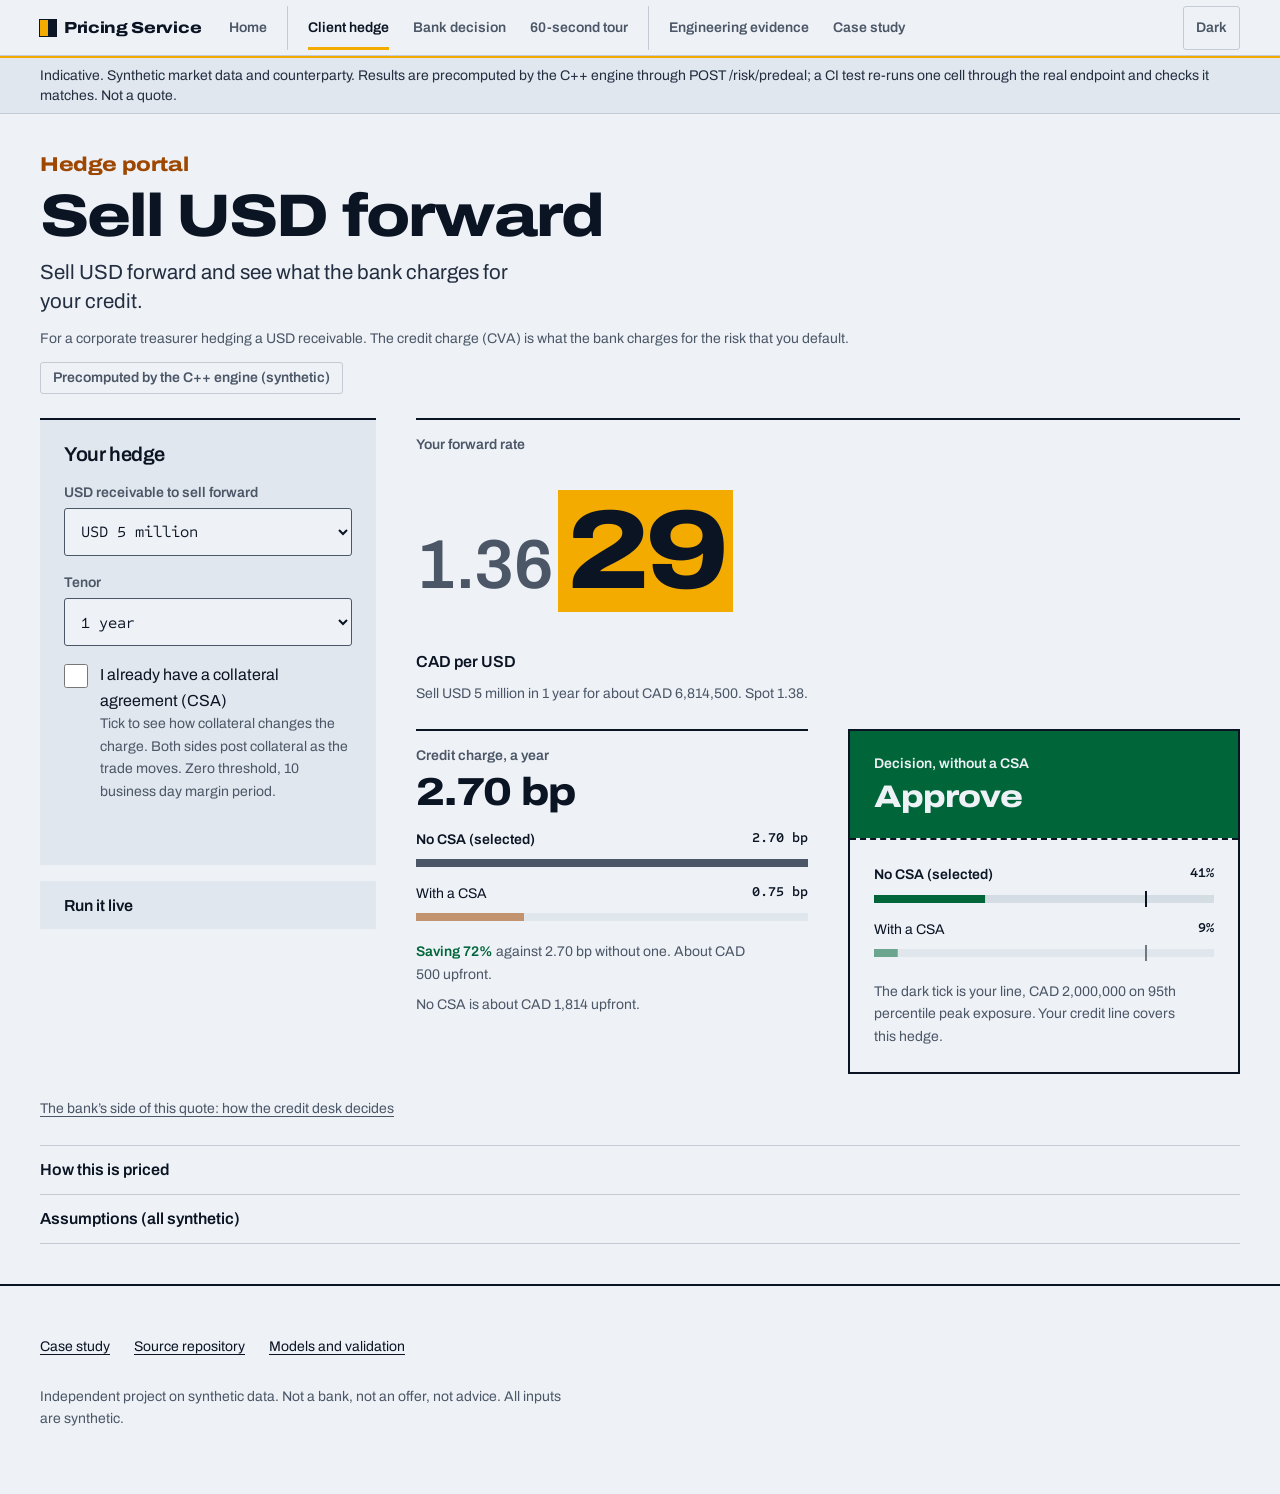
<file: docs/portal.html>
<!doctype html>
<html lang="en"><head><meta charset="utf-8">
<meta name="viewport" content="width=device-width, initial-scale=1, viewport-fit=cover">
<title>USD forward hedge and credit charge</title>
<meta name="description" content="Indicative USD forward rate and the credit charge for a corporate hedge, with and without a collateral agreement. Synthetic data.">
<link rel="preconnect" href="https://fonts.googleapis.com"><link rel="preconnect" href="https://fonts.gstatic.com" crossorigin>
<link rel="stylesheet" href="https://fonts.googleapis.com/css2?family=Archivo:wdth,wght@62..125,400..800&family=Sometype+Mono:wght@400;600&display=swap">
<link rel="stylesheet" href="assets/site.css">
<style>
/* Hallmark · shape: Split Ticket, the blotter half (an app screen: a ruled order well beside the quoted ticket) · genre: modern-minimal · theme: custom (by request), docs/assets/DESIGN.md · signature: the pip numeral on the forward rate, the decision cut as a ticket stub · v2.0.0 */
/* Hallmark · pre-emit critique: P4 H4 E4 S4 R4 V5 · weakest: S, a tool page has no hero image; the two bars drawn to one scale carry the saving, and the white-label tokens re-skin the pip marker, the action and the bars */
/* Hallmark · dismissed 58 · answered: an app screen; the copy is the order form, the quote and the pricing notes a client reads before relying on a number */
:root {
  /* white-label tokens: docs/themes/*.json overwrite these three, the page reads only them */
  --primary: var(--color-accent);
  --primary-press: color-mix(in oklab, var(--color-accent), var(--color-ink) 16%);
  --accent: var(--color-signal-text);
  --on-primary: var(--color-accent-ink);
}
.banner { position: sticky; top: var(--nav-h); z-index: var(--z-sticky); padding: var(--space-xs) max(var(--gutter), calc((100% - var(--container)) / 2 + var(--gutter))); background: var(--color-paper-2); border-top: var(--rule-heavy) solid var(--primary); border-bottom: var(--rule-hair) solid var(--color-rule); font-size: var(--text-sm); line-height: 1.4; color: var(--color-ink-2); }
.phead { display: grid; gap: var(--space-sm); padding-top: var(--space-xl); padding-bottom: var(--space-lg); justify-items: start; }
.brandline { font: 800 var(--text-lg)/1 var(--font-display); font-stretch: 118%; letter-spacing: -0.02em; color: var(--accent); }
.phead .lede { max-width: 44ch; }
.badge { display: inline-flex; align-items: center; min-height: 32px; padding: 0 var(--space-sm); border: var(--rule-hair) solid var(--color-rule); border-radius: var(--radius-control); font-size: var(--text-sm); font-weight: 600; color: var(--color-muted); }
.badge.live { color: var(--color-ok); border-color: var(--color-ok); }
.layout { display: grid; grid-template-columns: minmax(0, 1fr); gap: var(--space-xl); align-items: start; padding-bottom: var(--space-lg); }
@media (min-width: 62rem) { .layout { grid-template-columns: minmax(0, 21rem) minmax(0, 1fr); gap: var(--gap-columns); } .panel { position: sticky; top: calc(var(--nav-h) + 56px); } }
.side { display: grid; gap: var(--space-md); min-width: 0; }
.panel { display: grid; gap: var(--space-md); padding: var(--space-lg); background: var(--color-paper-2); color: var(--color-ink); border-top: var(--rule-heavy) solid var(--color-ink); }
.panel h2 { font-size: var(--text-lg); font-weight: 600; max-width: none; }
.grp { display: grid; gap: var(--space-md); }
.field { display: grid; gap: var(--space-2xs); }
.field > span, .lab { font-size: var(--text-sm); color: var(--color-muted); font-weight: 600; }
.help { font-size: var(--text-sm); color: var(--color-muted); min-height: 1lh; }
.help.bad { color: var(--color-fault); }
select, input[type="number"] { width: 100%; min-height: 48px; padding: var(--space-xs) var(--space-sm); border: var(--rule-hair) solid var(--color-muted); border-radius: var(--radius-control); background: var(--color-paper); color: var(--color-ink); font: 400 var(--text-md)/1.3 var(--font-mono); font-variant-numeric: tabular-nums; }
select:hover, input[type="number"]:hover { border-color: var(--color-ink); }
select:disabled, input:disabled { opacity: 0.55; cursor: not-allowed; }
input[aria-invalid="true"] { border-color: var(--color-fault); }
.pair { display: grid; grid-template-columns: minmax(0, 7.5rem) minmax(0, 1fr); gap: var(--space-sm); align-items: center; }
.check { display: flex; gap: var(--space-sm); align-items: flex-start; min-height: 48px; cursor: pointer; }
.check input { width: 24px; height: 24px; margin: var(--space-3xs) 0 0; flex: none; accent-color: var(--accent); }
.check small { display: block; color: var(--color-muted); font-size: var(--text-sm); }
.out { display: grid; gap: var(--space-lg); min-width: 0; }
.out[aria-busy="true"] > .blk, .out[aria-busy="true"] .pair-blks { opacity: 0.55; }
.pair-blks { display: grid; gap: var(--space-lg); grid-template-columns: minmax(0, 1fr); align-items: start; }
@media (min-width: 40rem) { .pair-blks { grid-template-columns: minmax(0, 1fr) minmax(0, 1fr); gap: var(--gap-columns); } }
.blk { display: grid; gap: var(--space-xs); align-content: start; min-width: 0; padding-top: var(--space-md); border-top: var(--rule-heavy) solid var(--color-ink); }
.blk h2.lab, .decision h2.lab { font: 600 var(--text-sm)/1.3 var(--font-body); letter-spacing: 0; max-width: none; }
.rate { grid-template-columns: minmax(0, 1fr); }
.rate-fig { font-size: clamp(3.25rem, 1.2rem + 8vw, 7rem); }
.rate-fig .pip .pp { background: var(--primary); color: var(--on-primary); }
.unit { font-weight: 600; }
.fig-big { font: 800 var(--text-3xl)/1 var(--font-display); font-stretch: 118%; letter-spacing: -0.03em; font-variant-numeric: tabular-nums; }
.sub { color: var(--color-muted); font-size: var(--text-sm); }
.save { color: var(--color-ok); font-weight: 600; }
.qbars { display: grid; gap: var(--space-sm); margin: var(--space-xs) 0; }
.row { display: grid; gap: var(--space-2xs); }
.row .top { display: flex; justify-content: space-between; gap: var(--space-sm); font-size: var(--text-sm); }
.row .top b { font: 600 var(--text-sm) var(--font-mono); font-variant-numeric: tabular-nums; white-space: nowrap; }
.row.sel .top span:first-child { font-weight: 600; }
.row:not(.sel) svg { opacity: 0.55; }
svg.qbar { display: block; width: 100%; height: 16px; overflow: hidden; }
.qbar .track { fill: var(--color-paper-3); }
.qbar .fill { transform-box: fill-box; transform-origin: left center; }
.qbar .fill.off { fill: var(--color-muted); }
.qbar .fill.on { fill: var(--accent); }
.qbar .fill.good { fill: var(--color-ok); } .qbar .fill.warn { fill: var(--color-signal-text); } .qbar .fill.bad { fill: var(--color-fault); }
.qbar .limit { stroke: var(--color-ink); stroke-width: 2; }
@keyframes grow { from { transform: scaleX(0); } }
@media (prefers-reduced-motion: no-preference) { .qbar .fill { animation: grow var(--dur-long) var(--ease-out); } }
.live-meta { padding-top: var(--space-sm); border-top: var(--rule-hair) solid var(--color-rule); font: 400 var(--text-sm)/1.5 var(--font-mono); color: var(--color-muted); font-variant-numeric: tabular-nums; }
.busy { height: 4px; background: var(--color-paper-3); overflow: hidden; }
.busy::after { content: ""; display: block; height: 100%; width: 40%; background: var(--primary); }
@keyframes slide { from { transform: translateX(-100%); } to { transform: translateX(250%); } }
@media (prefers-reduced-motion: no-preference) { .busy::after { animation: slide 1.1s var(--ease-in-out) infinite; } }
.notice, .err { padding: var(--space-sm) var(--space-md); font-size: var(--text-sm); background: var(--color-paper-2); border-top: var(--rule-heavy) solid var(--color-signal-text); }
.err { border-top-color: var(--color-fault); }
details { border-top: var(--rule-hair) solid var(--color-rule); }
details:last-of-type { border-bottom: var(--rule-hair) solid var(--color-rule); }
summary { display: flex; align-items: center; min-height: 48px; cursor: pointer; font-weight: 600; }
summary:hover { color: var(--accent); }
details > :not(summary) { margin-bottom: var(--space-md); }
details ul { margin: 0 0 var(--space-sm); padding-left: var(--space-lg); display: grid; gap: var(--space-xs); max-width: 72ch; }
.side details { border: 0; }
.side details > summary { padding: 0 var(--space-lg); background: var(--color-paper-2); }
.side details[open] { background: var(--color-paper-2); }
.side details > :not(summary) { margin-inline: var(--space-lg); }
.side details > pre { margin-top: 0; }
.more { display: grid; gap: 0; margin-top: var(--space-lg); }
.btn { background: var(--primary); border-color: var(--primary); color: var(--on-primary); justify-self: start; }
.btn:hover { background: var(--primary-press); border-color: var(--primary-press); }
.foot { margin-top: var(--space-xl); }
</style>
<script src="assets/site.js"></script>
</head>
<body>
<nav class="sitenav" aria-label="Site"><div class="sitenav-in">
  <a class="mark" href="index.html" aria-label="Distributed Pricing Service, home"><span class="glyph" aria-hidden="true"></span><span class="wm">Pricing Service</span></a>
  <ul><li><a href="index.html">Home</a></li><li class="g"><a href="portal.html" aria-current="page">Client hedge</a></li><li><a href="desk.html#predeal">Bank decision</a></li><li><a href="kit.html">60-second tour</a></li><li class="g"><a href="platform.html">Engineering evidence</a></li><li><a href="case-study.html">Case study</a></li></ul>
  <button class="theme-btn" type="button">Dark</button>
</div></nav>
<div class="banner" role="note" id="banner">Indicative. Synthetic market data and counterparty. Results are precomputed by the C++ engine through POST /risk/predeal; a CI test re-runs one cell through the real endpoint and checks it matches. Not a quote.</div>
<main>
<div class="container">
<header class="phead">
  <div class="brandline" id="wordmark">Hedge portal</div>
  <h1 class="h1-s">Sell USD forward</h1>
  <p class="lede" id="tagline">Sell USD forward and see what the bank charges for your credit.</p>
  <p class="sub">For a corporate treasurer hedging a USD receivable. The credit charge (CVA) is what the bank charges for the risk that you default.</p>
  <span class="badge check" id="badge" role="status">Precomputed by the C++ engine (synthetic)</span>
</header>

<div class="layout">
<div class="side">
<form id="form" class="panel" onsubmit="return false" aria-label="Your hedge">
  <h2>Your hedge</h2>
  <div id="pre-controls" class="grp">
    <label class="field"><span>USD receivable to sell forward</span><select id="notional"></select></label>
    <label class="field"><span>Tenor</span><select id="tenor"></select></label>
  </div>
  <div id="live-controls" class="grp" hidden>
    <div class="field"><label for="n-live" class="lab">USD receivable to sell forward (millions, 0.1 to 25)</label>
      <div class="pair"><input type="number" id="n-live" min="0.1" max="25" step="0.1" inputmode="decimal" aria-describedby="n-help"><input type="range" id="n-range" min="0.1" max="25" step="0.1" aria-label="Notional slider, USD millions"></div>
      <p class="help" id="n-help"></p></div>
    <div class="field"><label for="t-live" class="lab">Tenor (years, 0.25 to 5)</label>
      <div class="pair"><input type="number" id="t-live" min="0.25" max="5" step="0.25" inputmode="decimal" aria-describedby="t-help"><input type="range" id="t-range" min="0.25" max="5" step="0.25" aria-label="Tenor slider, years"></div>
      <p class="help" id="t-help"></p></div>
  </div>
  <label class="check"><input type="checkbox" id="csa"><span>I already have a collateral agreement (CSA)<small>Tick to see how collateral changes the charge. Both sides post collateral as the trade moves. Zero threshold, 10 business day margin period.</small></span></label>
  <p class="help" id="snap" aria-live="polite"></p>
</form>
<details id="runlive">
  <summary>Run it live</summary>
  <p class="sub">With the engine running, this page prices any hedge from USD 0.1M to 25M and 0.25 to 5 years, instead of looking one up.</p>
  <pre id="cmds" class="console" tabindex="0">make up
.venv/bin/python -m http.server 8001 --directory docs
# open:
http://localhost:8001/portal.html?api=http://localhost:8000</pre>
  <p class="sub">The API needs <code>CORS_ORIGINS=http://localhost:8001</code> in its environment. Served from localhost, the page also finds an engine on port 8000 by itself.</p>
  <button type="button" class="btn" id="copy">Copy the commands</button>
</details>
</div>

<section class="out" id="out" aria-live="polite" aria-atomic="true" aria-label="Quote" aria-busy="true">
  <p class="sub">Loading the precomputed grid.</p>
  <noscript><p class="err">This page needs JavaScript to look up the precomputed grid.</p></noscript>
</section>
</div>

<p class="sub"><a href="desk.html#predeal">The bank&rsquo;s side of this quote: how the credit desk decides</a></p>
<div class="more">
<details>
  <summary>How this is priced</summary>
  <ul>
    <li>The forward rate is the Garman-Kohlhagen forward for USD/CAD: spot times e^((CAD rate - USD rate) x tenor). It is set at the market, so the trade starts worth about zero.</li>
    <li>The credit charge is CVA: the bank&rsquo;s expected loss if you default while the trade is in its favour, from simulated exchange-rate paths, with independent defaults and no wrong-way risk. It is shown as a running spread in basis points a year, and as the equivalent upfront amount.</li>
    <li>A CSA lowers it because collateral covers most of the exposure; only the margin period (10 business days) stays uncovered.</li>
    <li>Flat rates and constant volatility. The credit line is checked against the 95th percentile peak exposure of your whole netting set (this trade plus one small existing forward).</li>
    <li id="how-last">Every number is looked up from a grid produced by <code>bench/bench_portal.py</code> calling <code>POST /risk/predeal</code>; the page does no pricing.</li>
  </ul>
</details>

<details>
  <summary>Assumptions (all synthetic)</summary>
  <ul id="assumptions"></ul>
</details>
</div>
</div>
</main>
<footer class="foot"><div class="container">
  <nav aria-label="Links">
    <a href="case-study.html">Case study</a>
    <a href="https://github.com/SukhmanAulakh18/distributed-pricing-service">Source repository</a>
    <a href="https://github.com/SukhmanAulakh18/distributed-pricing-service/blob/main/docs/MODELS.md">Models and validation</a>
  </nav>
  <p id="disclaimer"></p>
</div></footer>

<script>
"use strict";
const $ = (id) => document.getElementById(id);
const fmtCad = (x) => "CAD " + Math.round(x).toLocaleString("en-CA");
const fmtBp = (x) => x.toFixed(x < 10 ? 2 : 1) + " bp";
const fmtMn = (x) => String(+(x / 1e6).toFixed(2));
const fmtUsd = (x) => "USD " + fmtMn(x) + " million";
const fmtYrs = (t) => t + (t === 1 ? " year" : " years");
const VERDICT = { approve: "Approve", approve_with_csa: "Approve with CSA", refer_to_credit: "Refer to credit" };
const BANNER_PRE = "Indicative. Synthetic market data and counterparty. Results are precomputed by the C++ engine through POST /risk/predeal; a CI test re-runs one cell through the real endpoint and checks it matches. Not a quote.";
const BANNER_LIVE = "Indicative. Synthetic market data and counterparty. Priced live by the platform’s C++ engine via POST /risk/predeal; not a quote.";
const LIMITS = { nMin: 0.1, nMax: 25, tMin: 0.25, tMax: 5 };
let data = null, api = null, mode = "pre", timer = 0, ctl = null, seq = 0;
const st = { n: 5e6, t: 1, csa: false };

async function getJson(url) {
  const r = await fetch(url);
  if (!r.ok) throw new Error(url + " " + r.status);
  return r.json();
}

// Theme: variables and copy only. Names are restricted so ?theme= cannot
// reach other paths. A private theme can live in a gitignored local/themes/
// folder; it is tried only after docs/themes/ misses.
async function loadTheme() {
  const asked = new URLSearchParams(location.search).get("theme") || "neutral";
  const name = /^[a-z0-9-]{1,40}$/.test(asked) ? asked : "neutral";
  let t;
  try { t = await getJson("themes/" + name + ".json"); }
  catch (e) {
    try { t = await getJson("../local/themes/" + name + ".json"); }
    catch (e2) { t = name === "neutral" ? {} : await getJson("themes/neutral.json").catch(() => ({})); }
  }
  // The theme sets --primary (the one filled action and the pip marker), --primary-press and --accent
  // (the readable form on the page). The text on a filled primary is chosen here, for contrast.
  const lum = (hex) => { const m = /^#([0-9a-f]{6})$/i.exec(hex); if (!m) return null; const v = parseInt(m[1], 16);
    const c = [v >> 16 & 255, v >> 8 & 255, v & 255].map((x) => { x /= 255; return x <= 0.03928 ? x / 12.92 : Math.pow((x + 0.055) / 1.055, 2.4); });
    return 0.2126 * c[0] + 0.7152 * c[1] + 0.0722 * c[2]; };
  const rule = (c) => {
    const o = Object.assign({}, c || {}), l = lum(o.primary);
    if (l !== null && !o["on-primary"]) o["on-primary"] = (1.05 / (l + 0.05) >= (l + 0.05) / 0.06) ? "oklch(99% 0 0)" : "oklch(19% 0.035 262)";
    return Object.entries(o).map(([k, v]) => "--" + k.replace(/[^a-z-]/g, "") + ":" + String(v).replace(/[;{}]/g, "")).join(";");
  };
  const css = ":root{" + rule(t.colors && t.colors.light) + "}" +
    "@media (prefers-color-scheme: dark){:root:not([data-theme=\"light\"]){" + rule(t.colors && t.colors.dark) + "}}" +
    ":root[data-theme=\"dark\"]{" + rule(t.colors && t.colors.dark) + "}";
  const s = document.createElement("style"); s.textContent = css; document.head.appendChild(s);
  if (t.wordmark) $("wordmark").textContent = t.wordmark;
  if (t.tagline) $("tagline").textContent = t.tagline;
  if (t.name) document.title = t.name + ": USD forward hedge";
  $("disclaimer").textContent = (t.disclaimer || "") + " All inputs are synthetic.";
}

function fill(sel, values, fmt, pick) {
  sel.innerHTML = "";
  for (const v of values) {
    const o = document.createElement("option"); o.value = v; o.textContent = fmt(v); o.selected = v === pick; sel.appendChild(o);
  }
}
const nearest = (arr, x) => arr.reduce((a, b) => Math.abs(b - x) < Math.abs(a - x) ? b : a);
const clamp = (x, lo, hi) => Math.min(hi, Math.max(lo, x));

// The grid's keys come from Python's str(float): "1.0", "0.5". JSON.parse turns
// 1.0 into 1, so put the ".0" back.
function key(n, t, csa) { return n + "|" + (Number.isInteger(t) ? t.toFixed(1) : t) + "|" + (csa ? "on" : "off"); }

/* Live engine. The request is built exactly as bench/bench_portal.py builds it:
   the same netting set, market inputs, unit size, fallback CSA and scenario count. */
const UNIT = 1000;
function fwd(t) { const i = data.inputs; return i.spot_cad_per_usd * Math.exp((i.cad_rate - i.usd_rate) * t); }
function body(n, t, csa) {
  const i = data.inputs, spot = i.spot_cad_per_usd;
  const csaTerms = { threshold_recv: 0, threshold_post: 0, mta: i.csa.mta, mpor_days: i.csa.mpor_days };
  const ns = {
    netting_set_id: "CLIENT-1", market_data_version: i.market_data_version, rate: i.cad_rate,
    underlyings: [{ name: "USDCAD", spot: spot * UNIT, vol: i.vol, div_yield: i.usd_rate }],
    trades: [{ trade_id: "PRIOR", underlying: "USDCAD", kind: "forward", strike: fwd(i.prior_forward.maturity_years) * UNIT,
      maturity: i.prior_forward.maturity_years, quantity: i.prior_forward.usd / UNIT }],
    horizon_years: t, step_months: 1, n_scenarios: i.n_scenarios, block_size: i.n_scenarios,
    pfe_quantile: 0.95, recovery: i.counterparty.recovery, cds_spread_bps: i.counterparty.cds_spread_bps
  };
  if (csa) ns.csa = csaTerms;
  const req = { netting_set: ns, new_trade: { trade_id: "HEDGE", underlying: "USDCAD", kind: "forward", strike: fwd(t) * UNIT, maturity: t, quantity: n / UNIT },
    credit_limit: i.credit_limit_cad_on_peak_pfe };
  if (!csa) req.fallback_csa = csaTerms;
  return req;
}
function toCell(res, n, t) {
  const keep = ["verdict", "reason", "incremental_cva", "cva_charge_bps", "cva_charge_running_bps", "peak_pfe_after", "peak_pfe_after_csa", "limit_utilisation"];
  const c = { forward_rate: fwd(t) };
  for (const k of keep) c[k] = res[k];
  const uncUpfront = res.incremental_cva_uncollateralized / (n * data.inputs.spot_cad_per_usd) * 1e4;
  const ratio = res.cva_charge_bps ? res.cva_charge_running_bps / res.cva_charge_bps : 0;
  c.uncollateralized_cva = res.incremental_cva_uncollateralized;
  c.uncollateralized_running_bps = uncUpfront * ratio;
  return c;
}
// The API sheds risk quotes with 503 + Retry-After when its risk slot is busy:
// a well-behaved client backs off and retries rather than calling it down.
async function quote(n, t, csa, signal) {
  for (let attempt = 0; ; attempt++) {
    const r = await fetch(api + "/risk/predeal", { method: "POST", headers: { "Content-Type": "application/json" }, body: JSON.stringify(body(n, t, csa)), signal });
    if (r.ok) return r.json();
    if (r.status !== 503 || attempt >= 3) throw new Error("API " + r.status);
    const wait = Math.min(Number(r.headers.get("Retry-After")) || 1, 2) * 1000;
    await new Promise((res, rej) => {
      const id = setTimeout(res, wait);
      signal && signal.addEventListener("abort", () => { clearTimeout(id); rej(new DOMException("aborted", "AbortError")); }, { once: true });
    });
  }
}

const pip = (x) => { const s = x.toFixed(4), k = s.length - 2;
  return '<span class="pip"><span class="sr">' + s + '</span><span aria-hidden="true"><span class="pf">' + s.slice(0, k) + '</span><span class="pp">' + s.slice(k) + '</span></span></span>'; };
const bar = (frac, cls, limitAt) =>
  '<svg class="qbar" role="presentation" focusable="false"><rect class="track" x="0" y="4" width="100%" height="8"/>' +
  '<rect class="fill ' + cls + '" x="0" y="4" width="100%" height="8" style="transform:scaleX(' + clamp(frac, 0.004, 1).toFixed(4) + ')"/>' +
  (limitAt == null ? "" : '<line class="limit" x1="' + (limitAt * 100).toFixed(2) + '%" x2="' + (limitAt * 100).toFixed(2) + '%" y1="0" y2="16"/>') + '</svg>';

function view(off, on, n, t, meta) {
  const csaOn = st.csa, cur = csaOn ? on : off;
  const unc = off.uncollateralized_running_bps, withCsa = on.cva_charge_running_bps;
  const saving = unc > 0 ? Math.round((1 - withCsa / unc) * 100) : 0;
  const limit = data.inputs.credit_limit_cad_on_peak_pfe;
  const use = cur.limit_utilisation;
  const uOff = off.limit_utilisation, uOn = on.limit_utilisation;
  const top = Math.max(1.25, uOff * 1.05, uOn * 1.05);
  const tone = (u, v) => u <= 1 ? "good" : (v === "approve_with_csa" ? "warn" : "bad");
  const line = {
    approve: "Your credit line covers this hedge.",
    approve_with_csa: "That is over your line without a CSA. With the CSA it uses " + Math.round(uOn * 100) + "%.",
    refer_to_credit: "This hedge exceeds your credit line even with collateral, so the bank’s credit team would review it."
  }[cur.verdict];
  const mx = Math.max(unc, withCsa, 1e-9);
  const csaCard = saving > 0
    ? '<p class="sub"><span class="save">Saving ' + saving + '%</span> against ' + fmtBp(unc) + ' without one. About ' + fmtCad(on.incremental_cva) + ' upfront.</p>'
    : '<p class="sub">No saving against ' + fmtBp(unc) + ' without one.</p>';
  const row = (name, val, frac, cls, sel, extra) => '<div class="row' + (sel ? ' sel' : '') + '"><div class="top"><span>' + name + (sel ? ' (selected)' : '') + '</span><b>' + val + '</b></div>' + bar(frac, cls, extra) + '</div>';
  const livebar = meta ? '<p class="live-meta">Priced live by the engine. Round trip ' + meta.rt + ' ms for two quotes, one after the other. Engine time ' + meta.a + ' ms without a CSA, ' + meta.b + ' ms with one.</p>' : '';
  const html =
    '<section class="blk rate" aria-label="Your forward rate"><h2 class="lab">Your forward rate</h2><div class="rate-fig">' + pip(off.forward_rate) + '</div>' +
      '<p class="unit">CAD per USD</p>' +
      '<p class="sub">Sell ' + fmtUsd(n) + ' in ' + fmtYrs(t) + ' for about ' + fmtCad(n * off.forward_rate) + '. Spot ' + data.inputs.spot_cad_per_usd.toFixed(2) + '.</p></section>' +
    '<div class="pair-blks">' +
    '<section class="blk" aria-label="Credit charge"><h2 class="lab">Credit charge, a year</h2><div class="fig-big">' + fmtBp(csaOn ? withCsa : unc) + '</div>' +
      '<div class="qbars" role="img" aria-label="Credit charge drawn to one scale: ' + fmtBp(unc) + ' without a CSA, ' + fmtBp(withCsa) + ' with a CSA.">' +
        row("No CSA", fmtBp(unc), unc / mx, "off", !csaOn) + row("With a CSA", fmtBp(withCsa), withCsa / mx, "on", csaOn) + '</div>' +
      csaCard + '<p class="sub">No CSA is about ' + fmtCad(off.uncollateralized_cva) + ' upfront.</p></section>' +
    '<section class="decision" data-v="' + cur.verdict + '" aria-label="Fit with your credit line (' + (csaOn ? "with" : "without") + ' a CSA)">' +
      '<div class="stub"><h2 class="lab">Decision, ' + (csaOn ? "with" : "without") + ' a CSA</h2><strong class="dword">' + VERDICT[cur.verdict] + '</strong></div>' +
      '<div class="dbody"><div class="qbars" role="meter" aria-label="Credit line used" aria-valuemin="0" aria-valuemax="100" aria-valuenow="' + Math.min(100, Math.round(use * 100)) + '" aria-valuetext="' + Math.round(use * 100) + ' percent of the line">' +
        row("No CSA", Math.round(uOff * 100) + "%", uOff / top, tone(uOff, off.verdict), !csaOn, 1 / top) +
        row("With a CSA", Math.round(uOn * 100) + "%", uOn / top, tone(uOn, on.verdict), csaOn, 1 / top) + '</div>' +
      '<p class="sub">The dark tick is your line, ' + fmtCad(limit) + ' on 95th percentile peak exposure. ' + line + '</p></div></section>' +
    '</div>' + livebar;
  return html;
}

function setBusy(on) { $("out").setAttribute("aria-busy", on ? "true" : "false"); }
function badge(kind, text) { const b = $("badge"); b.className = "badge " + kind; b.textContent = text; }

function renderPre() {
  const n = nearestN(), t = nearestT();
  const off = data.cells[key(n, t, false)], on = data.cells[key(n, t, true)];
  $("out").innerHTML = view(off, on, n, t, null);
  setBusy(false);
  const snapped = n !== st.n || t !== st.t;
  $("snap").textContent = snapped ? "Showing the nearest precomputed point: " + fmtUsd(n) + ", " + fmtYrs(t) + "." : "";
}
const nearestN = () => nearest(data.notionals_usd, st.n);
const nearestT = () => nearest(data.tenors_years, st.t);

async function renderLive() {
  const my = ++seq;
  if (ctl) ctl.abort();
  ctl = new AbortController();
  const timeout = setTimeout(() => ctl.abort(), 30000);
  const n = st.n, t = st.t;
  $("snap").textContent = "";
  const prev = $("out").firstElementChild;
  setBusy(true);
  if (!prev || !prev.classList.contains("blk")) $("out").innerHTML = '<p class="sub">Pricing ' + data.inputs.n_scenarios.toLocaleString("en-CA") + ' scenarios on the engine.</p><div class="busy" role="presentation"></div>';
  else if (!$("out").querySelector(".busy")) $("out").insertAdjacentHTML("afterbegin", '<div class="busy" role="presentation"></div><p class="sub">Pricing on the engine.</p>');
  const t0 = performance.now();
  try {
    // One at a time: the API has one risk slot per pod by design.
    const a = await quote(n, t, false, ctl.signal);
    const b = await quote(n, t, true, ctl.signal);
    if (my !== seq) return;
    const rt = Math.round(performance.now() - t0);
    $("out").innerHTML = view(toCell(a, n, t), toCell(b, n, t), n, t, { rt: rt.toLocaleString("en-CA"), a: Math.round(a.elapsed_ms).toLocaleString("en-CA"), b: Math.round(b.elapsed_ms).toLocaleString("en-CA") });
    setBusy(false);
  } catch (e) {
    if (my !== seq) return;
    toPre("The live engine did not answer (" + (e.name === "AbortError" ? "timed out" : e.message) + "). Showing the precomputed grid instead.");
  } finally { clearTimeout(timeout); }
}

function toPre(notice) {
  mode = "pre"; applyMode();
  if (notice) $("notice").textContent = notice;
  if (notice) $("notice").hidden = false;
  renderPre();
}

function applyMode() {
  const live = mode === "live";
  $("pre-controls").hidden = live; $("live-controls").hidden = !live;
  $("banner").textContent = live ? BANNER_LIVE : BANNER_PRE;
  if (live) badge("live", "Live: C++ engine at " + api); else badge("", "Precomputed by the C++ engine (synthetic)");
  $("how-last").innerHTML = live ? "Live mode sends the same request as <code>bench/bench_portal.py</code> to <code>POST /risk/predeal</code>; the page does no pricing." : "Every number is looked up from a grid produced by <code>bench/bench_portal.py</code> calling <code>POST /risk/predeal</code>; the page does no pricing.";
  syncControls();
}

function syncControls() {
  fill($("notional"), data.notionals_usd, fmtUsd, nearestN());
  fill($("tenor"), data.tenors_years, fmtYrs, nearestT());
  $("n-live").value = +(st.n / 1e6).toFixed(2); $("n-range").value = st.n / 1e6;
  $("t-live").value = st.t; $("t-range").value = st.t;
  $("csa").checked = st.csa;
}

function validLive() {
  const nm = parseFloat($("n-live").value), tv = parseFloat($("t-live").value);
  const nOk = nm >= LIMITS.nMin && nm <= LIMITS.nMax, tOk = tv >= LIMITS.tMin && tv <= LIMITS.tMax;
  $("n-live").setAttribute("aria-invalid", !nOk); $("t-live").setAttribute("aria-invalid", !tOk);
  $("n-help").textContent = nOk ? "" : "Enter a value from 0.1 to 25."; $("n-help").className = "help" + (nOk ? "" : " bad");
  $("t-help").textContent = tOk ? "" : "Enter a value from 0.25 to 5."; $("t-help").className = "help" + (tOk ? "" : " bad");
  if (nOk && tOk) { st.n = Math.round(nm * 1e6); st.t = tv; }
  return nOk && tOk;
}

function pushUrl() {
  try {
    const p = new URLSearchParams(location.search);
    p.set("n", Math.round(st.n)); p.set("t", st.t); if (st.csa) p.set("csa", "1"); else p.delete("csa");
    history.replaceState(null, "", location.pathname + "?" + p.toString());
  } catch (e) { /* a sandboxed frame may refuse */ }
}

function onInput(src) {
  if (mode === "live") {
    if (src === "n-range") $("n-live").value = $("n-range").value;
    if (src === "t-range") $("t-live").value = $("t-range").value;
    if (src === "n-live" && $("n-live").value) $("n-range").value = $("n-live").value;
    if (src === "t-live" && $("t-live").value) $("t-range").value = $("t-live").value;
    st.csa = $("csa").checked;
    if (!validLive()) return;
    pushUrl(); clearTimeout(timer); timer = setTimeout(renderLive, 350);
  } else {
    st.n = +$("notional").value; st.t = +$("tenor").value; st.csa = $("csa").checked;
    pushUrl(); renderPre();
  }
}

// An explicit ?api= is always tried; the default probe runs only when the page itself is on localhost.
function candidateApi() {
  const p = new URLSearchParams(location.search).get("api");
  const local = ["localhost", "127.0.0.1", "[::1]", "::1"].indexOf(location.hostname) >= 0;
  if (p) {
    try {
      const u = new URL(p);
      if (u.protocol !== "http:" && u.protocol !== "https:") return null;
      const apiLocal = ["localhost", "127.0.0.1", "[::1]"].indexOf(u.hostname) >= 0;
      if (location.protocol === "https:" && u.protocol === "http:" && !apiLocal) return null; // mixed content
      return u.origin;
    } catch (e) { return null; }
  }
  return local ? "http://localhost:8000" : null;
}
async function probe(base) {
  const c = new AbortController(), to = setTimeout(() => c.abort(), 1500);
  try { const r = await fetch(base + "/health/live", { signal: c.signal }); return r.ok; }
  catch (e) { return false; } finally { clearTimeout(to); }
}

(async function init() {
  try {
    await loadTheme();
    data = await getJson("data/portal.json");
    const q = new URLSearchParams(location.search);
    const qn = parseFloat(q.get("n")), qt = parseFloat(q.get("t"));
    if (qn > 0) st.n = qn;
    if (qt > 0) st.t = qt;
    st.csa = q.get("csa") === "1";
    const i = data.inputs;
    const facts = [
      "All money in CAD. Spot " + i.spot_cad_per_usd + " CAD per USD, CAD rate " + (i.cad_rate * 100).toFixed(2) + "%, USD rate " + (i.usd_rate * 100).toFixed(2) + "%, volatility " + (i.vol * 100) + "%.",
      "Counterparty: synthetic BBB-like corporate, CDS spread " + i.counterparty.cds_spread_bps + " bp, recovery " + (i.counterparty.recovery * 100) + "%.",
      "Existing netting set: one forward of USD " + i.prior_forward.usd.toLocaleString("en-CA") + ", " + i.prior_forward.maturity_years + " years.",
      "Credit line: " + fmtCad(i.credit_limit_cad_on_peak_pfe) + " on peak exposure.",
      "CSA: zero thresholds, minimum transfer " + fmtCad(i.csa.mta) + ", " + i.csa.mpor_days + " business day margin period.",
      i.n_scenarios.toLocaleString("en-CA") + " simulated scenarios."];
    for (const f of facts) { const li = document.createElement("li"); li.textContent = f; $("assumptions").appendChild(li); }
    const notice = document.createElement("p"); notice.id = "notice"; notice.className = "notice"; notice.setAttribute("role", "status"); notice.hidden = true;
    $("form").after(notice);
    for (const id of ["notional", "tenor", "csa", "n-live", "t-live", "n-range", "t-range"]) {
      $(id).addEventListener(id.indexOf("range") > 0 || id.indexOf("live") > 0 ? "input" : "change", () => onInput(id));
    }
    $("copy").addEventListener("click", () => {
      try { navigator.clipboard.writeText($("cmds").textContent.replace(/^# open:\n/m, "")).then(() => { $("copy").textContent = "Copied"; }, () => { $("copy").textContent = "Copy failed"; }); }
      catch (e) { $("copy").textContent = "Copy failed"; }
    });
    applyMode();
    renderPre();
    const base = candidateApi();
    if (base) {
      badge("check", "Checking for a live engine at " + base);
      if (await probe(base)) {
        api = base; mode = "live";
        st.n = clamp(st.n, LIMITS.nMin * 1e6, LIMITS.nMax * 1e6); st.t = clamp(st.t, LIMITS.tMin, LIMITS.tMax);
        applyMode(); renderLive();
      } else {
        applyMode();
        if (new URLSearchParams(location.search).get("api")) { $("notice").textContent = "No live engine answered at " + base + ". Showing the precomputed grid."; $("notice").hidden = false; }
      }
    }
  } catch (e) {
    $("out").innerHTML = '<p class="err" role="alert">Could not load the precomputed grid (' + e.message + ').</p>';
    setBusy(false);
  }
})();
</script></body></html>
</file>
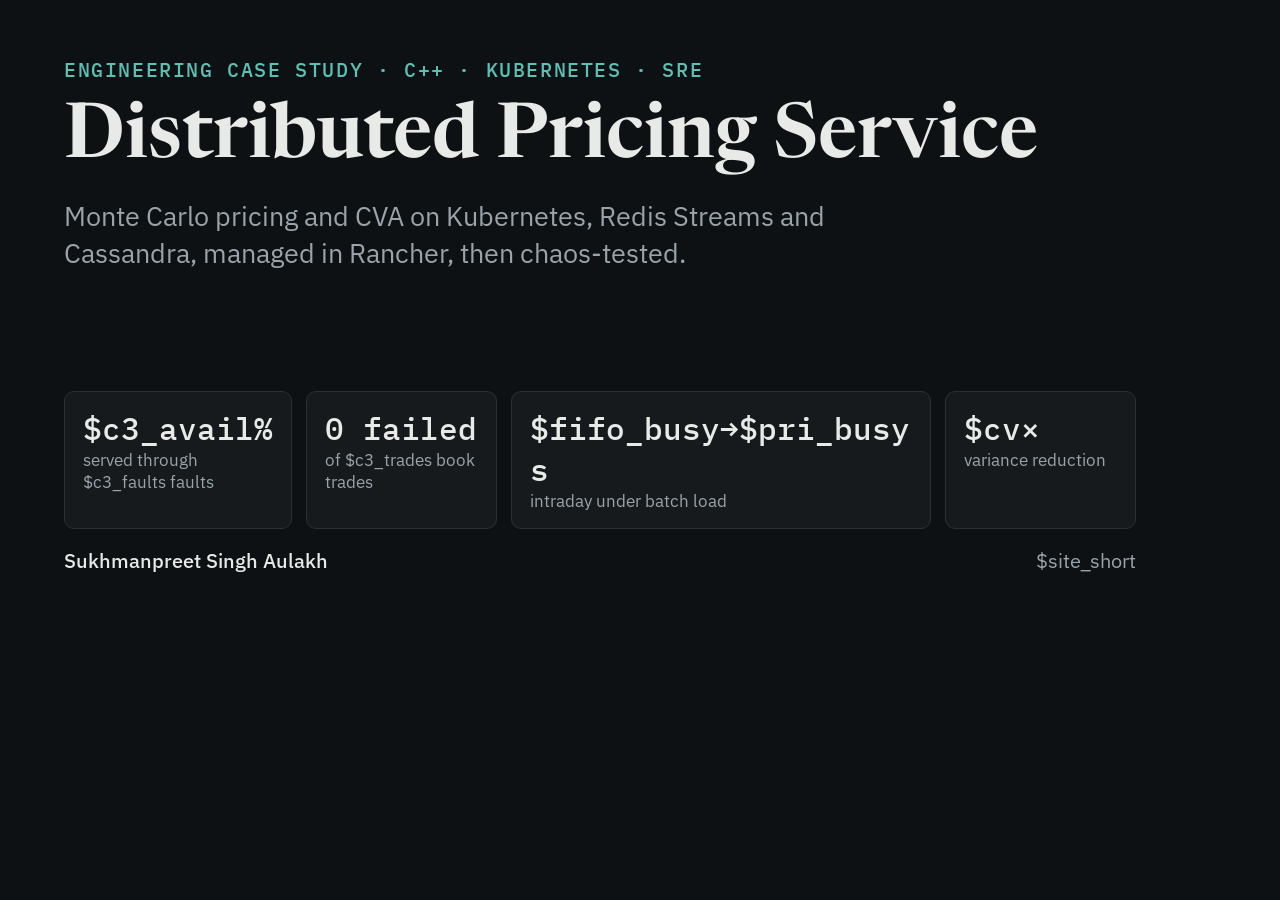
<file: scripts/share/og.template.html>
<!doctype html>
<html lang="en"><head><meta charset="utf-8"><title>Distributed Pricing Service card</title>
<link rel="stylesheet" href="https://fonts.googleapis.com/css2?family=Newsreader:opsz,wght@6..72,600&family=IBM+Plex+Sans:wght@400;500&family=IBM+Plex+Mono:wght@500&display=swap">
<style>
:root { --bg: #0e1113; --ink: #e7eae7; --muted: #9aa3aa; --line: #2a3035; --accent: #5cc0b4; --surface: #161a1d; color-scheme: dark; }
* { box-sizing: border-box; }
html, body { margin: 0; width: 1200px; height: 630px; background: var(--bg); color: var(--ink); font-family: "IBM Plex Sans", sans-serif; overflow: hidden; }
.card { padding: 56px 64px; height: 100%; display: grid; grid-template-rows: auto auto 1fr auto; gap: 18px; }
.eyebrow { font: 500 20px "IBM Plex Mono", monospace; letter-spacing: 0.08em; text-transform: uppercase; color: var(--accent); }
h1 { font: 600 76px/1.02 "Newsreader", Georgia, serif; margin: 0; }
p { margin: 0; font-size: 27px; line-height: 1.4; color: var(--muted); max-width: 30em; }
.row { display: grid; grid-template-columns: repeat(4, 1fr); gap: 14px; }
.s { background: var(--surface); border: 1px solid var(--line); border-radius: 10px; padding: 16px 18px; }
.s b { display: block; font: 500 31px "IBM Plex Mono", monospace; }
.s span { font-size: 17px; color: var(--muted); }
.foot { display: flex; justify-content: space-between; font-size: 20px; color: var(--muted); }
.foot b { color: var(--ink); font-weight: 500; }
</style></head><body><div class="card">
  <span class="eyebrow">Engineering case study · C++ · Kubernetes · SRE</span>
  <h1>Distributed Pricing Service</h1>
  <p>Monte Carlo pricing and CVA on Kubernetes, Redis Streams and Cassandra, managed in Rancher, then chaos-tested.</p>
  <div class="row">
    <div class="s"><b>$c3_avail%</b><span>served through $c3_faults faults</span></div>
    <div class="s"><b>0 failed</b><span>of $c3_trades book trades</span></div>
    <div class="s"><b>$fifo_busy→$pri_busy&#8202;s</b><span>intraday under batch load</span></div>
    <div class="s"><b>$cv×</b><span>variance reduction</span></div>
  </div>
  <div class="foot"><span><b>Sukhmanpreet Singh Aulakh</b></span><span>$site_short</span></div>
</div></body></html>
</file>
<file: docs/assets/site.css>
/* Hallmark · shape: Split Ticket (an open ruled blotter against a dark engine console) · genre: modern-minimal · theme: custom (by request) · job: choose a product and try it · idea: "one engine quoted at both ends of a ticket: the desk reads an open ruled blotter, the quants read a dark console" · vibe: "desk blotter beside an engine console"
 * paper: oklch(96% 0.008 250) · accent: oklch(79% 0.165 78) · display: Archivo (wide) · body: Archivo · hero: Stage, the headline across two lines, the sentence and actions left, the split ticket (two doors) right · nav: sticky rail, split-glyph wordmark, six links grouped by product, a theme switch · footer: the limits, then the links · imagery: the product itself (live ticket, charts, console captures), no photographs · signature: the pip numeral on a split ticket
 * axes: light/grotesk-heavy/chromatic-amber · posture: Committed (the dark console is the large field, amber stays a signal) · contrast: pass · fold: pass · data: measured, from the repository · v2.0.0 */
/* Hallmark · dismissed 58 · the platform page carries the measured evidence the owner asked to keep (eleven charts, a scorecard, the console captures), and the home page keeps every number a reader checks; each screen still holds one claim and one instrument */
/* Hallmark · pre-emit critique: P4 H4 E4 S5 R4 V5 · weakest: E, two fonts and a long token list invite drift; the console scope re-derives every token once instead of repeating colours per component */
:root {
  --space-3xs: 2px; --space-2xs: 4px; --space-xs: 8px; --space-sm: 12px; --space-md: 16px; --space-lg: 24px; --space-xl: 40px; --space-2xl: 64px; --space-3xl: 96px; --space-4xl: 144px;
  --text-xs: 0.8125rem; --text-sm: 0.875rem; --text-md: 1rem; --text-lg: 1.25rem; --text-xl: 1.5625rem; --text-2xl: 1.953rem; --text-3xl: 2.441rem;
  --text-display-s: clamp(2.25rem, 1.2rem + 3.2vw, 3.75rem);
  --text-display: clamp(2.75rem, 1rem + 6.2vw, 6.25rem);
  --text-section: clamp(1.875rem, 1rem + 2.2vw, 2.75rem);
  --text-title: clamp(1.25rem, 0.75vw + 0.875rem, 1.625rem);
  --text-lead: clamp(1.125rem, 0.35vw + 1rem, 1.375rem);
  --ease-out: cubic-bezier(0.16, 1, 0.3, 1); --ease-in: cubic-bezier(0.7, 0, 0.84, 0); --ease-in-out: cubic-bezier(0.65, 0, 0.35, 1);
  --dur-micro: 120ms; --dur-short: 220ms; --dur-long: 420ms;
  --container: 1360px; --gutter: 40px; --gap-columns: 40px; --nav-h: 56px;
  --z-base: 1; --z-raised: 10; --z-dropdown: 100; --z-sticky: 200; --z-sticky-nav: 300; --z-modal: 400;
  --radius-control: 3px; --rule-hair: 1px; --rule-heavy: 2px;
  --tracking-display: -0.03em;
  --font-display: "Archivo", system-ui, -apple-system, "Segoe UI", sans-serif;
  --font-body: "Archivo", system-ui, -apple-system, "Segoe UI", sans-serif;
  --font-mono: "Sometype Mono", ui-monospace, "SF Mono", Menlo, monospace;

  /* the page: tape, ink, signal */
  --color-paper: oklch(96% 0.008 250);
  --color-paper-2: oklch(92.5% 0.012 252);
  --color-paper-3: oklch(89% 0.014 252);
  --color-ink: oklch(19% 0.035 262);
  --color-ink-2: oklch(30% 0.035 260);
  --color-muted: oklch(45% 0.03 258);
  --color-rule: oklch(84% 0.014 252);
  --color-accent: oklch(79% 0.165 78);
  --color-accent-ink: oklch(19% 0.035 262);
  --color-signal-text: oklch(50% 0.14 55);
  --color-focus: oklch(45% 0.2 262);
  --color-steel: oklch(47% 0.12 245);
  --color-ok: oklch(44% 0.12 160);
  --color-fault: oklch(50% 0.19 27);
  --color-scrim: oklch(15% 0.03 260 / 0.82);

  /* the console: a dark screen set into the page */
  --color-console: oklch(20% 0.04 262);
  --color-console-well: oklch(25% 0.045 262);
  --color-console-well-2: oklch(30% 0.045 262);
  --color-console-ink: oklch(93% 0.012 250);
  --color-console-ink-2: oklch(86% 0.014 250);
  --color-console-muted: oklch(72% 0.03 255);
  --color-console-rule: oklch(33% 0.04 260);
  --color-console-signal: oklch(80% 0.16 80);
  --color-console-steel: oklch(76% 0.1 245);
  --color-console-ok: oklch(78% 0.14 160);
  --color-console-fault: oklch(72% 0.17 27);
  --color-console-focus: oklch(80% 0.16 80);
  color-scheme: light;
}
@media (prefers-color-scheme: dark) {
  :root:not([data-theme="light"]) {
    --color-paper: oklch(15.5% 0.022 258);
    --color-paper-2: oklch(20% 0.028 258);
    --color-paper-3: oklch(24% 0.03 258);
    --color-ink: oklch(94% 0.01 250);
    --color-ink-2: oklch(86% 0.012 250);
    --color-muted: oklch(70% 0.025 255);
    --color-rule: oklch(30% 0.03 258);
    --color-accent: oklch(80% 0.16 80);
    --color-accent-ink: oklch(19% 0.035 262);
    --color-signal-text: oklch(80% 0.16 80);
    --color-focus: oklch(80% 0.16 80);
    --color-steel: oklch(74% 0.1 245);
    --color-ok: oklch(76% 0.14 160);
    --color-fault: oklch(72% 0.17 27);
    --color-scrim: oklch(8% 0.02 260 / 0.88);
    --color-console: oklch(11% 0.025 260);
    --color-console-well: oklch(16.5% 0.03 260);
    --color-console-well-2: oklch(21% 0.032 260);
    --color-console-rule: oklch(27% 0.03 260);
    --color-console-ink: oklch(94% 0.01 250);
    --color-console-muted: oklch(70% 0.025 255);
    color-scheme: dark;
  }
}
:root[data-theme="dark"] {
  --color-paper: oklch(15.5% 0.022 258);
  --color-paper-2: oklch(20% 0.028 258);
  --color-paper-3: oklch(24% 0.03 258);
  --color-ink: oklch(94% 0.01 250);
  --color-ink-2: oklch(86% 0.012 250);
  --color-muted: oklch(70% 0.025 255);
  --color-rule: oklch(30% 0.03 258);
  --color-accent: oklch(80% 0.16 80);
  --color-accent-ink: oklch(19% 0.035 262);
  --color-signal-text: oklch(80% 0.16 80);
  --color-focus: oklch(80% 0.16 80);
  --color-steel: oklch(74% 0.1 245);
  --color-ok: oklch(76% 0.14 160);
  --color-fault: oklch(72% 0.17 27);
  --color-scrim: oklch(8% 0.02 260 / 0.88);
  --color-console: oklch(11% 0.025 260);
  --color-console-well: oklch(16.5% 0.03 260);
  --color-console-well-2: oklch(21% 0.032 260);
  --color-console-rule: oklch(27% 0.03 260);
  --color-console-ink: oklch(94% 0.01 250);
  --color-console-muted: oklch(70% 0.025 255);
  color-scheme: dark;
}

/* base */
*, *::before, *::after { box-sizing: border-box; }
html, body { overflow-x: clip; }
html { scroll-behavior: smooth; scroll-padding-top: calc(var(--nav-h) + var(--space-lg)); -webkit-text-size-adjust: 100%; scrollbar-color: var(--color-muted) var(--color-paper); }
body { margin: 0; background: var(--color-paper); color: var(--color-ink); font: 400 var(--text-md)/1.6 var(--font-body); font-synthesis: none; -webkit-font-smoothing: antialiased; caret-color: var(--color-signal-text); accent-color: var(--color-signal-text); }
::selection { background: var(--color-accent); color: var(--color-accent-ink); }
h1, h2, h3, h4 { margin: 0; font-family: var(--font-display); font-synthesis: none; overflow-wrap: break-word; min-width: 0; text-wrap: balance; }
h1 { font-size: var(--text-display); font-weight: 800; font-stretch: 118%; line-height: 1; letter-spacing: var(--tracking-display); max-width: 20ch; }
h2 { font-size: var(--text-section); font-weight: 600; line-height: 1.08; letter-spacing: -0.02em; max-width: 30ch; }
h3 { font-size: var(--text-title); font-weight: 600; line-height: 1.2; letter-spacing: -0.01em; max-width: 40ch; }
h4 { font-size: var(--text-md); font-weight: 600; line-height: 1.3; }
p { margin: 0; text-wrap: pretty; }
p:not([class]) { max-width: 65ch; }
a { color: inherit; text-decoration-thickness: var(--rule-hair); text-underline-offset: 0.2em; }
img { max-width: 100%; height: auto; display: block; }
svg { display: block; }
[hidden] { display: none !important; }
button, input, select, textarea { font: inherit; color: inherit; }
code, kbd, samp, pre { font-family: var(--font-mono); }
code { font-size: 0.86em; background: var(--color-paper-2); padding: 0 var(--space-2xs); border-radius: var(--radius-control); overflow-wrap: anywhere; }
:focus-visible { outline: 3px solid var(--color-focus); outline-offset: 2px; }
.sr { position: absolute; width: 1px; height: 1px; overflow: hidden; clip-path: inset(50%); white-space: nowrap; }
.container { width: 100%; max-width: var(--container); margin-inline: auto; padding-inline: var(--gutter); }
.container > * { min-width: 0; }
@media (max-width: 60rem) { :root { --gutter: 24px; --gap-columns: 24px; } }
@media (max-width: 40rem) { :root { --gutter: 16px; --gap-columns: 16px; } }

/* console: a scope that re-derives the tokens for a dark screen, in both colour schemes */
.console {
  --color-paper: var(--color-console); --color-paper-2: var(--color-console-well); --color-paper-3: var(--color-console-well-2);
  --color-ink: var(--color-console-ink); --color-ink-2: var(--color-console-ink-2); --color-muted: var(--color-console-muted); --color-rule: var(--color-console-rule);
  --color-signal-text: var(--color-console-signal); --color-steel: var(--color-console-steel); --color-ok: var(--color-console-ok); --color-fault: var(--color-console-fault); --color-focus: var(--color-console-focus);
  background: var(--color-paper); color: var(--color-ink); color-scheme: dark; border-radius: 0; min-width: 0;
}
.console ::selection { background: var(--color-accent); color: var(--color-accent-ink); }
.console code { background: var(--color-paper-2); }

/* site nav: one rail, the split glyph, links grouped by product */
.sitenav { position: sticky; top: 0; z-index: var(--z-sticky-nav); height: var(--nav-h); background: var(--color-paper); border-bottom: var(--rule-hair) solid var(--color-rule); }
.sitenav-in { max-width: var(--container); height: 100%; margin-inline: auto; padding-inline: var(--gutter); display: flex; align-items: center; gap: var(--space-md); }
.sitenav .mark { flex: none; display: inline-flex; align-items: center; gap: var(--space-xs); min-height: 44px; text-decoration: none; font: 800 var(--text-md)/1 var(--font-display); font-stretch: 118%; letter-spacing: -0.02em; }
.sitenav .glyph { width: var(--space-md); height: var(--space-md); background: linear-gradient(90deg, var(--color-accent) 50%, var(--color-console) 50%); outline: var(--rule-hair) solid var(--color-ink); outline-offset: 0; }
.sitenav ul { list-style: none; margin: 0; padding: 0; flex: 1 1 auto; min-width: 0; display: flex; align-items: center; overflow-x: auto; scrollbar-width: none; }
.sitenav ul::-webkit-scrollbar { display: none; }
.sitenav li { flex: none; }
.sitenav li.g { margin-left: var(--space-xs); padding-left: var(--space-xs); border-left: var(--rule-hair) solid var(--color-rule); }
.sitenav li a { position: relative; display: flex; align-items: center; min-height: 44px; padding: 0 var(--space-sm); color: var(--color-muted); text-decoration: none; font: 600 var(--text-sm)/1 var(--font-body); white-space: nowrap; transition: color var(--dur-micro) var(--ease-out); }
.sitenav li a:hover { color: var(--color-ink); }
.sitenav li a[aria-current="page"] { color: var(--color-ink); }
.sitenav li a[aria-current="page"]::after { content: ""; position: absolute; left: var(--space-sm); right: var(--space-sm); bottom: 0; height: 3px; background: var(--color-accent); }
.sitenav li a:focus-visible { outline-offset: -3px; }
.sitenav .theme-btn { flex: none; }
/* old markup without the wrapper still reads as a rail */
.sitenav > ul:only-child { max-width: var(--container); margin-inline: auto; padding-inline: var(--gutter); height: 100%; }

/* controls */
.btn { display: inline-flex; align-items: center; justify-content: center; gap: var(--space-xs); min-height: 48px; padding: 0 var(--space-lg); border: var(--rule-hair) solid var(--color-accent); border-radius: var(--radius-control); background: var(--color-accent); color: var(--color-accent-ink); font: 600 var(--text-md)/1 var(--font-body); text-decoration: none; white-space: nowrap; cursor: pointer; transition: background-color var(--dur-short) var(--ease-out), transform var(--dur-micro) var(--ease-out); }
.btn:hover { background: color-mix(in oklab, var(--color-accent), var(--color-ink) 16%); border-color: color-mix(in oklab, var(--color-accent), var(--color-ink) 16%); }
.btn:active { transform: translateY(1px); }
.btn:disabled, .btn[aria-disabled="true"] { opacity: 0.55; cursor: not-allowed; }
.btn.ghost { background: transparent; border-color: var(--color-ink); color: var(--color-ink); }
.btn.ghost:hover { background: var(--color-paper-2); }
.link { display: inline-flex; align-items: center; min-height: 44px; font-weight: 600; color: var(--color-ink); text-decoration: underline; text-decoration-color: var(--color-signal-text); text-decoration-thickness: 2px; text-underline-offset: 0.25em; transition: text-decoration-color var(--dur-short) var(--ease-out); }
.link:hover { text-decoration-color: var(--color-ink); }
.btns { display: flex; flex-wrap: wrap; align-items: center; gap: var(--space-xs) var(--space-lg); }
.theme-btn { min-height: 44px; min-width: 44px; padding: 0 var(--space-sm); border: var(--rule-hair) solid var(--color-rule); border-radius: var(--radius-control); background: transparent; color: var(--color-muted); font: 600 var(--text-sm)/1 var(--font-body); cursor: pointer; white-space: nowrap; transition: color var(--dur-micro) var(--ease-out), border-color var(--dur-micro) var(--ease-out); }
.theme-btn:hover { color: var(--color-ink); border-color: var(--color-ink); }
.theme-btn:active { transform: translateY(1px); }

fieldset { border: 0; padding: 0; margin: 0; min-width: 0; }
legend { padding: 0; margin-bottom: var(--space-xs); font-size: var(--text-sm); font-weight: 600; color: var(--color-muted); }
.chips { display: flex; flex-wrap: wrap; gap: var(--space-xs); margin: 0; padding: 0; list-style: none; }
.chip { position: relative; display: block; }
.chip input { position: absolute; inset: 0; width: 100%; height: 100%; margin: 0; opacity: 0; cursor: pointer; }
.chip span, .chips button { display: inline-flex; align-items: center; justify-content: center; min-height: 44px; min-width: 56px; padding: 0 var(--space-md); border: var(--rule-hair) solid var(--color-rule); border-radius: var(--radius-control); background: transparent; color: var(--color-ink); font: 600 var(--text-sm)/1 var(--font-body); font-variant-numeric: tabular-nums; cursor: pointer; transition: background-color var(--dur-short) var(--ease-out), border-color var(--dur-short) var(--ease-out), box-shadow var(--dur-short) var(--ease-out); }
.chip:hover span, .chips button:hover { border-color: var(--color-ink); }
.chip:active span, .chips button:active { transform: translateY(1px); }
.chip input:checked + span, .chips button[aria-pressed="true"] { background: var(--color-paper-3); border-color: var(--color-ink); box-shadow: inset 0 -3px 0 var(--color-accent); }
.chip input:focus-visible + span { outline: 3px solid var(--color-focus); outline-offset: 2px; }
.chip input:disabled + span { opacity: 0.55; cursor: not-allowed; }
.seg { display: inline-flex; border: var(--rule-hair) solid var(--color-rule); border-radius: var(--radius-control); overflow: hidden; }
.seg button { min-height: 44px; min-width: 44px; padding: 0 var(--space-md); border: 0; background: transparent; color: var(--color-muted); font: 600 var(--text-sm)/1 var(--font-body); cursor: pointer; transition: background-color var(--dur-short) var(--ease-out), color var(--dur-short) var(--ease-out); }
.seg button + button { border-left: var(--rule-hair) solid var(--color-rule); }
.seg button:hover { color: var(--color-ink); background: var(--color-paper-2); }
.seg button:active { transform: translateY(1px); }
.seg button[aria-pressed="true"] { background: var(--color-paper-3); color: var(--color-ink); box-shadow: inset 0 -3px 0 var(--color-accent); }
.seg button:focus-visible { outline-offset: -3px; }
.ctl { display: flex; flex-wrap: wrap; align-items: center; gap: var(--space-sm) var(--space-lg); }
.ctl label, .ctl .lab { font-size: var(--text-sm); font-weight: 600; color: var(--color-muted); }
input[type="range"] { flex: 1 1 14rem; min-height: 44px; margin: 0; accent-color: var(--color-signal-text); }
.read { margin: 0; padding: var(--space-sm) var(--space-md); min-height: 4.2em; background: var(--color-paper-2); font: 400 var(--text-sm)/1.55 var(--font-mono); overflow-wrap: anywhere; }
.read b { font-weight: 600; color: var(--color-signal-text); }

/* the pip numeral: a rate quoted the way a desk quotes it */
.pip { display: inline-flex; align-items: baseline; font-variant-numeric: tabular-nums lining-nums; line-height: 1; white-space: nowrap; }
.pip .pf { font-weight: 600; font-size: 0.62em; letter-spacing: -0.02em; color: var(--color-muted); }
.pip .pp { margin-left: 0.06em; padding: 0 0.08em; font-weight: 800; font-stretch: 118%; letter-spacing: -0.04em; color: var(--color-accent-ink); background: var(--color-accent); }
.pip .pu { margin-left: 0.14em; font-size: 0.34em; font-weight: 600; color: var(--color-muted); }
.fig { font: 600 var(--text-lg)/1.1 var(--font-mono); font-variant-numeric: tabular-nums; letter-spacing: -0.02em; }
.stat { display: grid; gap: var(--space-2xs); align-content: start; min-width: 0; }
.stat .v { font: 800 var(--text-3xl)/1 var(--font-display); font-stretch: 118%; letter-spacing: -0.03em; font-variant-numeric: tabular-nums; }
.stat .v small { font-size: 0.4em; font-weight: 600; margin-left: var(--space-2xs); color: var(--color-muted); letter-spacing: 0; }
.stat .l { font-size: var(--text-sm); color: var(--color-muted); max-width: 32ch; }
.stat .s { font: 400 var(--text-xs)/1.4 var(--font-mono); color: var(--color-muted); overflow-wrap: anywhere; }
.stat .s a { color: inherit; }

/* sections and the tick rule */
.sec { padding-top: var(--space-2xl); padding-bottom: var(--space-xl); }
.sec::before { content: ""; display: block; width: min(calc(100% - 2 * var(--gutter)), calc(var(--container) - 2 * var(--gutter))); height: var(--space-md); margin: 0 auto var(--space-xl); background:
  repeating-linear-gradient(90deg, var(--color-ink) 0 1px, transparent 1px 120px) 0 0 / 100% 100% no-repeat,
  repeating-linear-gradient(90deg, var(--color-muted) 0 1px, transparent 1px 12px) 0 100% / 100% 7px no-repeat,
  linear-gradient(var(--color-rule), var(--color-rule)) 0 100% / 100% 1px no-repeat; }
.sec.alt { padding-block: var(--space-2xl); background: var(--color-paper-2); }
.sec.alt::before { display: none; }
.sec.alt .read, .sec.alt code, .sec.alt .callout { background: var(--color-paper-3); }
.sec.alt tr.sel td, .sec.alt .rows > a:hover { background: var(--color-paper-3); }
.sec > .container, .band > .container { display: grid; gap: var(--space-xl); }
.sec-head { display: grid; grid-template-columns: minmax(0, 7fr) minmax(0, 4fr); gap: var(--space-md) var(--gap-columns); align-items: end; }
.sec-head p { color: var(--color-muted); font-size: var(--text-lead); line-height: 1.45; }
.block { display: grid; gap: var(--space-md); min-width: 0; align-content: start; }
.block > h3 { padding-top: var(--space-md); border-top: var(--rule-heavy) solid var(--color-ink); }
.cols-2 { display: grid; grid-template-columns: repeat(2, minmax(0, 1fr)); gap: var(--space-lg) var(--gap-columns); align-items: start; }
.cols-2 > * { min-width: 0; }
.ev { max-width: 90ch; padding-top: var(--space-sm); border-top: var(--rule-hair) solid var(--color-rule); font-size: var(--text-sm); color: var(--color-muted); }
.ev a { font: 400 0.92em var(--font-mono); overflow-wrap: anywhere; color: var(--color-ink); }
.cap { font-size: var(--text-sm); color: var(--color-muted); max-width: 82ch; }
.callout { max-width: 82ch; padding: var(--space-sm) var(--space-md); background: var(--color-paper-2); font-size: var(--text-sm); border-top: var(--rule-heavy) solid var(--color-signal-text); }
.well { padding: var(--space-lg); background: var(--color-paper-2); }
.band { padding-block: var(--space-2xl); }

/* tables */
.table-wrap { overflow-x: auto; }
table { border-collapse: collapse; width: 100%; font-size: var(--text-sm); }
th, td { text-align: left; padding: var(--space-xs) var(--space-md) var(--space-xs) 0; border-bottom: var(--rule-hair) solid var(--color-rule); vertical-align: top; }
th { font-weight: 600; color: var(--color-muted); white-space: nowrap; border-bottom-color: var(--color-ink); }
tr:last-child td { border-bottom: 0; }
td.num { font-family: var(--font-mono); font-variant-numeric: tabular-nums; white-space: nowrap; }
tr.sel td { background: var(--color-paper-2); box-shadow: inset 0 -2px 0 var(--color-accent); }
.tbl summary { display: inline-flex; align-items: center; min-height: 44px; cursor: pointer; font-size: var(--text-sm); font-weight: 600; color: var(--color-muted); }
.tbl summary:hover { color: var(--color-ink); }
.tbl[open] summary { color: var(--color-ink); }

/* the ledger: ruled rows, no boxes */
.ledger { list-style: none; margin: 0; padding: 0; display: grid; }
.ledger > li { min-width: 0; }
.rows { display: grid; border-top: var(--rule-heavy) solid var(--color-ink); }
.rows > a, .rows > div { display: grid; grid-template-columns: minmax(0, 5fr) minmax(0, 6fr) minmax(0, 3fr); align-items: center; gap: var(--space-xs) var(--gap-columns); padding: var(--space-md) 0; border-bottom: var(--rule-hair) solid var(--color-rule); color: inherit; text-decoration: none; }
.rows > a { transition: background-color var(--dur-short) var(--ease-out); }
.rows > a:hover { background: var(--color-paper-2); }
.rows .v { font: 800 var(--text-2xl)/1 var(--font-display); font-stretch: 118%; letter-spacing: -0.03em; font-variant-numeric: tabular-nums; }
.rows .v .pip { font-size: var(--text-3xl); }
.rows .l { color: var(--color-muted); }
.rows .e { font-weight: 600; font-size: var(--text-sm); text-decoration: underline; text-decoration-color: var(--color-signal-text); text-decoration-thickness: 2px; text-underline-offset: 0.25em; }

/* the split ticket */
.ticket { position: relative; display: grid; grid-template-columns: minmax(0, 1fr) minmax(0, 1fr); align-items: stretch; min-width: 0; }
.half { display: grid; gap: var(--space-md); align-content: start; min-width: 0; padding: var(--space-lg); color: var(--color-ink); text-decoration: none; }
.half.client { background: var(--color-paper-2); border-top: var(--rule-heavy) solid var(--color-ink); }
.half.engine { border-top: var(--rule-heavy) solid var(--color-accent); }
.half header { display: grid; gap: var(--space-2xs); }
.half header p { color: var(--color-muted); font-size: var(--text-sm); }
.half .go { font-weight: 600; text-decoration: underline; text-decoration-color: var(--color-signal-text); text-decoration-thickness: 2px; text-underline-offset: 0.25em; }
a.half { transition: background-color var(--dur-short) var(--ease-out); }
a.half.client:hover { background: var(--color-paper-3); }
a.half.engine:hover { background: var(--color-paper-2); }
.spine { position: absolute; left: 50%; top: 0; bottom: 0; width: 0; z-index: var(--z-raised); pointer-events: none; }
.spine b { position: absolute; left: 0; top: 0; transform: translate(-50%, -50%); padding: var(--space-2xs) var(--space-sm); background: var(--color-accent); color: var(--color-accent-ink); font: 600 var(--text-xs)/1.2 var(--font-body); white-space: nowrap; }
.half-t { font: 600 var(--text-title)/1.2 var(--font-display); letter-spacing: -0.01em; }
.big-rate { font-size: clamp(3rem, 1rem + 5vw, 5.5rem); }
.mono-lines { margin: 0; font: 400 var(--text-sm)/1.6 var(--font-mono); overflow-wrap: anywhere; white-space: pre-wrap; }
.facts { display: grid; grid-template-columns: repeat(2, minmax(0, 1fr)); gap: var(--space-sm) var(--space-md); margin: 0; }
.facts div { display: grid; gap: var(--space-3xs); border-top: var(--rule-hair) solid var(--color-rule); padding-top: var(--space-xs); }
.facts dt { font-size: var(--text-xs); color: var(--color-muted); }
.facts dd { margin: 0; font: 600 var(--text-lg)/1.2 var(--font-mono); font-variant-numeric: tabular-nums; }
.verdict { display: grid; gap: var(--space-3xs); padding: var(--space-sm) var(--space-md); background: var(--color-paper); border-top: var(--rule-heavy) solid var(--color-ok); }
.half.client .verdict { background: var(--color-paper); }
.verdict[data-v="approve_with_csa"], .verdict[data-v="refer_to_credit"] { border-top-color: var(--color-signal-text); }
.verdict b { font: 600 var(--text-lg)/1.2 var(--font-display); }
.verdict span { font-size: var(--text-sm); color: var(--color-ink-2); }
.bars { display: grid; gap: var(--space-sm); margin: 0; }
.bar { display: grid; gap: var(--space-2xs); }
.bar > div:first-child { display: flex; justify-content: space-between; gap: var(--space-sm); font-size: var(--text-sm); }
.bar b { font: 600 var(--text-sm) var(--font-mono); font-variant-numeric: tabular-nums; white-space: nowrap; }
.track { height: var(--space-xs); background: var(--color-paper-3); overflow: hidden; }
.track i { display: block; height: 100%; width: 100%; background: var(--color-muted); transform-origin: left; transition: transform var(--dur-long) var(--ease-out); }
.track i.on { background: var(--color-signal-text); }
.saving { font-weight: 600; }
.acts { display: flex; flex-wrap: wrap; align-items: center; gap: var(--space-xs) var(--space-lg); margin-top: var(--space-xs); }
.path { display: grid; grid-template-columns: repeat(3, minmax(0, 1fr)); gap: var(--space-xs); margin: 0; padding: 0; list-style: none; }
.path li { display: grid; gap: var(--space-3xs); align-content: start; padding: var(--space-sm) 0 0; border-top: var(--rule-hair) solid var(--color-rule); font-size: var(--text-sm); line-height: 1.35; }
.path li b { font-weight: 600; }
.path li span { color: var(--color-muted); font-family: var(--font-mono); font-size: var(--text-xs); overflow-wrap: anywhere; }
.run .path li { animation: lit var(--dur-long) var(--ease-out) both; }
.run .path li:nth-child(2) { animation-delay: 120ms; }
.run .path li:nth-child(3) { animation-delay: 240ms; }
@keyframes lit { from { opacity: 0.35; transform: translateY(3px); } to { opacity: 1; transform: none; } }
pre { margin: 0; padding: var(--space-sm) var(--space-md); background: var(--color-paper-2); font: 400 var(--text-sm)/1.6 var(--font-mono); overflow-x: auto; white-space: pre; overflow-wrap: normal; max-width: 100%; }
pre:focus-visible { outline-offset: -3px; }
.console pre { background: var(--color-paper-2); }

/* the ticket's one orchestrated moment: the halves close on the spine */
.ticket.settle .half.client { animation: close-l 600ms var(--ease-out) both; }
.ticket.settle .half.engine { animation: close-r 600ms var(--ease-out) both; }
@keyframes close-l { from { opacity: 0.2; transform: translateX(-14px); } to { opacity: 1; transform: none; } }
@keyframes close-r { from { opacity: 0.2; transform: translateX(14px); } to { opacity: 1; transform: none; } }

/* hero */
.hero { padding-top: var(--space-xl); padding-bottom: var(--space-lg); }
.hero-grid { display: grid; grid-template-columns: minmax(0, 4fr) minmax(0, 8fr); gap: var(--space-xl) var(--gap-columns); align-items: start; }
.hero-copy { display: grid; gap: var(--space-lg); align-content: start; }
.lede { font-size: var(--text-lead); line-height: 1.4; color: var(--color-ink-2); max-width: 36ch; }
.hero-top { display: grid; gap: var(--space-xl); }
.hero .strip { margin-top: var(--space-lg); }
.strip { display: grid; grid-template-columns: repeat(2, minmax(0, 1fr)); gap: var(--space-lg) var(--space-xl); margin: 0; padding: var(--space-lg); list-style: none; align-content: start; }
.strip > * { padding-top: var(--space-sm); border-top: var(--rule-hair) solid var(--color-rule); }
.strip .stat .v { font-size: var(--text-2xl); font-variant-numeric: tabular-nums; }
.strip .pip { font-size: var(--text-2xl); }
.h1-s { font-size: var(--text-display-s); max-width: 24ch; }
.code { margin: 0; display: grid; gap: var(--space-2xs); }
.code figcaption { font: 400 var(--text-xs) var(--font-mono); color: var(--color-muted); }
.code pre { padding: var(--space-md) var(--space-lg); }

/* the in-page index */
.subnav { background: var(--color-paper); border-bottom: var(--rule-hair) solid var(--color-rule); }
.subnav ul { list-style: none; margin: 0 auto; padding: 0 var(--gutter); max-width: var(--container); display: flex; align-items: center; gap: var(--space-2xs); overflow-x: auto; scrollbar-width: none; }
.subnav li.sp { flex: 1 0 var(--space-md); }
.subnav a { display: flex; align-items: center; min-height: 44px; padding: 0 var(--space-sm); color: var(--color-muted); text-decoration: none; font: 600 var(--text-sm)/1 var(--font-body); white-space: nowrap; }
.subnav a:hover { color: var(--color-ink); }
.subnav a:first-child { padding-left: 0; }
@media (min-width: 60rem) { .subnav { position: sticky; top: var(--nav-h); z-index: var(--z-sticky); } }

/* charts */
.vz { display: grid; gap: var(--space-xs); min-width: 0; padding: var(--space-md); align-content: start; }
.chart { width: 100%; min-width: 0; }
.chart.fail { display: grid; place-items: center; padding: var(--space-md); text-align: center; background: var(--color-paper-2); color: var(--color-muted); font-size: var(--text-sm); }
.tiles { display: grid; grid-template-columns: repeat(auto-fit, minmax(10rem, 1fr)); gap: 0; margin: 0; padding: 0; list-style: none; border-top: var(--rule-heavy) solid var(--color-ink); }
.tiles li { display: grid; gap: var(--space-3xs); align-content: start; padding: var(--space-sm) var(--space-md) var(--space-sm) 0; min-width: 0; }
.tiles li + li { padding-left: var(--space-md); border-left: var(--rule-hair) solid var(--color-rule); }
.tiles b { font: 600 var(--text-xl)/1.1 var(--font-mono); font-variant-numeric: tabular-nums; letter-spacing: -0.02em; overflow-wrap: anywhere; }
.tiles span { font-size: var(--text-sm); color: var(--color-muted); }
.tiles .ok b { color: var(--color-ok); }
.steps { margin: 0; padding-left: var(--space-lg); display: grid; gap: var(--space-2xs); font-size: var(--text-sm); color: var(--color-muted); max-width: 72ch; }
.steps li[aria-current="step"] { color: var(--color-ink); font-weight: 600; }
#flist { list-style: none; padding-left: 0; grid-template-columns: repeat(auto-fill, minmax(min(100%, 15rem), 1fr)); max-width: none; font-family: var(--font-mono); font-size: var(--text-xs); }

/* the system map */
.explorer { display: grid; grid-template-columns: minmax(0, 7fr) minmax(0, 5fr); align-items: stretch; }
.map { display: grid; gap: var(--space-md); align-content: start; min-width: 0; padding: var(--space-lg); }
.sysbox { overflow-x: auto; min-width: 0; }
svg.sys { width: 100%; height: auto; font-family: var(--font-body); }
.sys .node { cursor: pointer; }
.sys .node rect { fill: var(--color-paper-2); stroke: var(--color-muted); stroke-width: 1.4; transition: fill var(--dur-short) var(--ease-out), stroke var(--dur-short) var(--ease-out); }
.sys .node.soft rect { fill: var(--color-paper); stroke: var(--color-rule); }
.sys .node:hover rect { stroke: var(--color-ink); }
.sys .node.hot rect { fill: var(--color-paper-3); stroke: var(--color-signal-text); stroke-width: 2; }
.sys .node[aria-pressed="true"] rect { stroke: var(--color-signal-text); stroke-width: 3; }
.sys .node:focus-visible { outline: none; }
.sys .node:focus-visible rect { stroke: var(--color-focus); stroke-width: 3; stroke-dasharray: 6 3; }
.sys .nt { font: 600 19px var(--font-body); fill: var(--color-ink); }
.sys .ns { font: 400 14px var(--font-body); fill: var(--color-muted); }
.sys .edge { fill: none; stroke: var(--color-muted); stroke-width: 1.6; }
.sys .edge.dash { stroke-dasharray: 5 4; }
.sys .frame { fill: none; stroke: var(--color-rule); stroke-width: 1.5; stroke-dasharray: 7 5; }
.sys .fl { font: 400 14px var(--font-body); fill: var(--color-muted); }
.sys .ring { fill: var(--color-paper-3); stroke: var(--color-signal-text); stroke-width: 1.4; }
.sys .dot { fill: var(--color-accent); stroke: var(--color-paper); stroke-width: 2; }
.cell { display: flex; flex-wrap: wrap; align-items: center; gap: var(--space-sm) var(--space-md); }
.detail { display: grid; gap: var(--space-md); align-content: start; padding: var(--space-lg); border-left: var(--rule-hair) solid var(--color-rule); min-width: 0; }
.detail dl { margin: 0; display: grid; gap: var(--space-sm); }
.detail dt { font-weight: 600; font-size: var(--text-sm); }
.detail dd { margin: var(--space-3xs) 0 0; color: var(--color-muted); }
.detail ul { margin: 0; padding: 0; list-style: none; display: grid; gap: var(--space-sm); }
.detail li b { display: block; font: 600 var(--text-lg)/1.2 var(--font-mono); font-variant-numeric: tabular-nums; color: var(--color-signal-text); overflow-wrap: anywhere; }
.detail li span { font-size: var(--text-sm); }
.detail li a { display: flex; align-items: center; min-height: 44px; font: 400 var(--text-xs) var(--font-mono); overflow-wrap: anywhere; color: var(--color-muted); }
.thumb { display: block; width: 100%; padding: 0; border: var(--rule-hair) solid var(--color-rule); background: var(--color-paper); cursor: zoom-in; }
.thumb img { width: 100%; height: auto; }
.thumb:hover { border-color: var(--color-signal-text); }

/* the cassandra ring */
.ringwrap { display: grid; grid-template-columns: minmax(0, 22rem) minmax(0, 1fr); gap: var(--space-xl) var(--gap-columns); align-items: center; padding: var(--space-lg); }
svg.ringsvg { width: 100%; height: auto; font-family: var(--font-body); }
.ringsvg .orbit { fill: none; stroke: var(--color-rule); stroke-width: 2; stroke-dasharray: 6 5; }
.ringsvg .rn circle { fill: var(--color-paper-3); stroke: var(--color-signal-text); stroke-width: 2.5; transition: fill var(--dur-short) var(--ease-out), stroke var(--dur-short) var(--ease-out); }
.ringsvg .rn.down circle { fill: var(--color-paper); stroke: var(--color-fault); stroke-dasharray: 4 3; }
.ringsvg .rn text { font: 600 18px var(--font-body); fill: var(--color-ink); text-anchor: middle; }
.ringsvg .rn.down text { fill: var(--color-muted); }
.ringsvg .drv { stroke: var(--color-signal-text); stroke-width: 2; fill: none; stroke-dasharray: 5 4; }
.ringsvg .lbl { font: 400 15px var(--font-body); fill: var(--color-muted); text-anchor: middle; }
.ringsvg .lbl.l { text-anchor: start; }

/* gallery and lightbox */
.gallery { display: grid; grid-template-columns: repeat(auto-fill, minmax(min(100%, 17rem), 1fr)); gap: var(--space-lg) var(--space-lg); margin: 0; padding: 0; list-style: none; }
.gallery figure { margin: 0; display: grid; gap: var(--space-xs); align-content: start; }
.gallery figcaption { font-size: var(--text-sm); color: var(--color-muted); }
dialog#lb, dialog.lightbox { padding: 0; border: 0; background: transparent; max-width: min(1200px, calc(100vw - 24px)); width: 100%; color: var(--color-console-ink); }
dialog#lb::backdrop, dialog.lightbox::backdrop { background: var(--color-scrim); }
.lbbox { display: grid; gap: var(--space-sm); max-height: calc(100dvh - 24px); overflow: auto; padding: var(--space-sm); border: var(--rule-hair) solid var(--color-rule); }
.lbbox img { width: 100%; height: auto; max-height: 70dvh; object-fit: contain; background: var(--color-paper-2); }
.lbbar { display: flex; flex-wrap: wrap; align-items: center; justify-content: space-between; gap: var(--space-xs); }
.lbbar button { min-height: 44px; min-width: 44px; padding: 0 var(--space-md); border: var(--rule-hair) solid var(--color-rule); border-radius: var(--radius-control); background: transparent; color: var(--color-ink); font: 600 var(--text-sm)/1 var(--font-body); cursor: pointer; transition: border-color var(--dur-micro) var(--ease-out); }
.lbbar button:hover { border-color: var(--color-ink); }
.lbbar button:active { transform: translateY(1px); }

/* siege scorecard and pipelines: ruled columns, no cards */
.siege { margin: 0; padding: 0; list-style: none; display: grid; grid-template-columns: repeat(3, minmax(0, 1fr)); gap: var(--space-xl) var(--gap-columns); }
.siege li { display: grid; gap: var(--space-xs); align-content: start; padding-top: var(--space-md); border-top: var(--rule-heavy) solid var(--color-ink); min-width: 0; }
.siege h3 { font: 600 var(--text-md)/1.3 var(--font-body); }
.siege .f { color: var(--color-muted); font-size: var(--text-sm); }
.siege dl { margin: 0; display: grid; grid-template-columns: auto minmax(0, 1fr); gap: var(--space-3xs) var(--space-md); font-size: var(--text-sm); }
.siege dt { color: var(--color-muted); }
.siege dd { margin: 0; font: 400 var(--text-xs)/1.5 var(--font-mono); overflow-wrap: anywhere; }
.siege .pass { color: var(--color-ok); font-weight: 600; }
.lane { display: grid; gap: var(--space-sm); }
.pipe { margin: 0; padding: 0; list-style: none; display: grid; grid-template-columns: repeat(4, minmax(0, 1fr)); gap: var(--space-lg); counter-reset: s; }
.pipe li { position: relative; display: grid; gap: var(--space-2xs); align-content: start; padding-top: var(--space-md); border-top: var(--rule-heavy) solid var(--color-ink); counter-increment: s; min-width: 0; }
.pipe li::before { content: counter(s); font: 600 var(--text-sm) var(--font-mono); color: var(--color-muted); }
.pipe li.gt { border-top-color: var(--color-accent); }
.pipe li.gt::before { color: var(--color-signal-text); }
.pipe b { font-weight: 600; }
.pipe span { font-size: var(--text-sm); color: var(--color-muted); }
.pipe .ok { font: 600 var(--text-xs) var(--font-mono); color: var(--color-ok); }

/* the decision cut as a ticket: a coloured stub with the verdict word, a perforation, then the detail (the word is always shown, colour never stands alone) */
.decision { --vbg: var(--color-ok); --vink: var(--color-paper); display: grid; border: var(--rule-heavy) solid var(--color-ink); background: var(--color-paper); color: var(--color-ink); min-width: 0; }
.decision[data-v="approve_with_csa"] { --vbg: var(--color-accent); --vink: var(--color-accent-ink); }
.decision[data-v="refer_to_credit"] { --vbg: var(--color-fault); --vink: var(--color-paper); }
.stub { display: grid; gap: var(--space-xs); padding: var(--space-lg); background: var(--vbg); color: var(--vink); }
.stub .lab { margin: 0; font: 600 var(--text-sm)/1.3 var(--font-body); letter-spacing: 0; color: inherit; max-width: none; }
.dword { margin: 0; font: 800 var(--text-2xl)/1.05 var(--font-display); font-stretch: 118%; letter-spacing: -0.03em; overflow-wrap: break-word; min-width: 0; max-width: none; }
.dbody { display: grid; gap: var(--space-sm); padding: var(--space-md) var(--space-lg) var(--space-lg); border-top: var(--rule-heavy) dashed var(--color-ink); }
.dbody p { max-width: 62ch; }

/* footer */
.foot { margin-top: var(--space-2xl); padding-block: var(--space-xl) var(--space-2xl); border-top: var(--rule-heavy) solid var(--color-ink); color: var(--color-muted); font-size: var(--text-sm); }
.foot .container { display: grid; gap: var(--space-md); }
.foot p { max-width: 72ch; }
.foot ul, .foot nav { margin: 0; padding: 0; list-style: none; display: flex; flex-wrap: wrap; gap: var(--space-3xs) var(--space-lg); }
.foot a { display: inline-flex; align-items: center; min-height: 44px; color: var(--color-ink); }

/* steps of how it works */
.how { list-style: none; margin: 0; padding: 0; display: grid; grid-template-columns: repeat(4, minmax(0, 1fr)); gap: 0; counter-reset: h; border-top: var(--rule-heavy) solid var(--color-ink); }
.how li { display: grid; gap: var(--space-xs); align-content: start; padding: var(--space-lg) var(--space-lg) var(--space-lg) 0; min-width: 0; counter-increment: h; }
.how li + li { padding-left: var(--space-lg); border-left: var(--rule-hair) solid var(--color-rule); }
.how svg { width: 100%; max-width: 7.5rem; height: 3.5rem; color: var(--color-signal-text); }
.how p { color: var(--color-muted); font-size: var(--text-sm); }
.how h3 { font-size: var(--text-lg); }

/* wide to narrow */
@media (max-width: 75rem) {
  .hero-grid { grid-template-columns: minmax(0, 1fr); }
  .siege { grid-template-columns: repeat(2, minmax(0, 1fr)); }
}
@media (max-width: 60rem) {
  .sec-head, .cols-2, .explorer, .ringwrap { grid-template-columns: minmax(0, 1fr); }
  .detail { border-left: 0; border-top: var(--rule-hair) solid var(--color-rule); }
  .rows > a, .rows > div { grid-template-columns: minmax(0, 1fr); }
  .pipe, .how { grid-template-columns: repeat(2, minmax(0, 1fr)); }
  .how li:nth-child(odd) { padding-left: 0; border-left: 0; }
  .sec { padding-top: var(--space-xl); }
}
@media (max-width: 40rem) {
  .ticket { grid-template-columns: minmax(0, 1fr); }
  .spine { position: relative; left: auto; top: auto; bottom: auto; width: auto; height: 0; }
  .spine b { left: 50%; top: 0; }
  .half { padding: var(--space-md); }
  .siege, .pipe, .how { grid-template-columns: minmax(0, 1fr); }
  .how li { padding-left: 0 !important; border-left: 0 !important; }
  .strip { padding: var(--space-md); grid-template-columns: minmax(0, 1fr); }
  .tiles li + li { padding-left: var(--space-sm); }
  svg.sys { min-width: 36rem; }
  .path { grid-template-columns: minmax(0, 1fr); }
  .facts { grid-template-columns: minmax(0, 1fr); }
  .sitenav .wm { display: none; }
  .map, .detail, .ringwrap { padding: var(--space-md); }
}
@media (prefers-reduced-motion: reduce) {
  html { scroll-behavior: auto; }
  .ticket.settle .half, .run .path li { animation: none; }
  *, *::before, *::after { transition-duration: 0.01ms !important; }
}

/* Plain-English terms and the 60-second demo path on the front door */
.terms { display: grid; grid-template-columns: repeat(auto-fit, minmax(min(100%, 15rem), 1fr)); gap: var(--space-lg); margin: 0; }
.terms > div { display: grid; gap: var(--space-2xs); padding-top: var(--space-sm); border-top: var(--rule-heavy) solid var(--color-ink); min-width: 0; }
.terms dt { font: 600 var(--text-lg)/1.2 var(--font-display); }
.terms dd { margin: 0; color: var(--color-ink-2); }
.demo-steps { display: grid; gap: var(--space-md); margin: 0; padding-left: 1.5em; }
.demo-steps li { display: grid; gap: var(--space-3xs); }
.demo-steps a { font-weight: 600; color: var(--color-ink); text-decoration: underline; text-decoration-color: var(--color-signal-text); text-decoration-thickness: 2px; text-underline-offset: 0.25em; }
.demo-steps a:focus-visible { outline: 2px solid var(--color-accent); outline-offset: 2px; }
.demo-steps span { color: var(--color-muted); font-size: var(--text-sm); }
</file>
